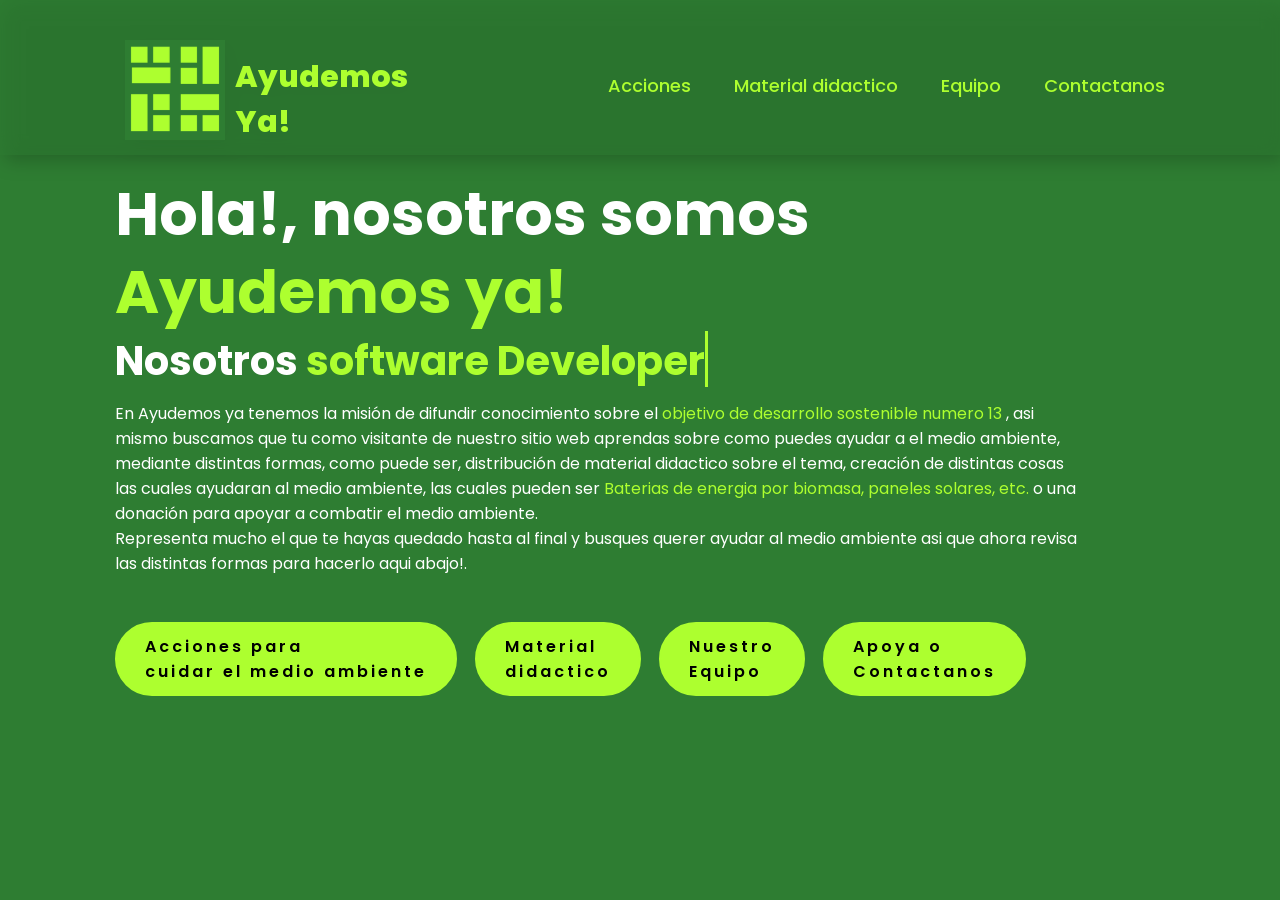
<file: index.html>
<!DOCTYPE html>
<html lang="en">
  <head>
    <meta charset="UTF-8" />
    <meta name="viewport" content="width=device-width, initial-scale=1.0" />
    <link rel="stylesheet" href="Archivos.css/index.css" />
    <title>Ayudemos Ya!</title>
  </head>
  <body>
    <header>
      <a href="index.html" class="logo"><img src="Imagenes/logoo.png" alt=""><br>Ayudemos<br>Ya! </a>

      <nav>
        <br>
        <a href="acciones.html">Acciones</a>
        <a href="material.html">Material didactico</a>
        <a href="equipo.html">Equipo</a>
        <a href="mas.html">Contactanos</a>
      </nav>
    </header>
    <section class="home">
      <div class="home-content">
        <h1>Hola!, nosotros somos <span> Ayudemos ya!</span></h1>
        <h3 class="typing-text">Nosotros <span></span></h3>
        <p>
          En Ayudemos ya tenemos la misión de difundir conocimiento sobre el <span>objetivo de desarrollo sostenible numero 13 </span> , asi mismo buscamos que tu como visitante de nuestro sitio web aprendas sobre como puedes ayudar a el medio ambiente, mediante distintas formas, como puede ser, distribución de material didactico sobre el tema, creación de distintas cosas las cuales ayudaran al medio ambiente, las cuales pueden ser <span>Baterias de energia por biomasa, paneles solares, etc.</span> o una donación para apoyar a combatir el medio ambiente. <br>Representa mucho el que te hayas quedado hasta al final y busques querer ayudar al medio ambiente asi que ahora revisa las distintas formas para hacerlo aqui abajo!.
        </p>
        
        <!--
        <div class="social-icons">
          <a href="#"><i class="fa-brands fa-linkedin"></i></a>
          <a href="#"><i class="fa-brands fa-github"></i></a>
          <a href="#"><i class="fa-brands fa-x-twitter"></i></a>
          <a href="#"><i class="fa-brands fa-instagram"></i></a>-->
          <br>
          <a href="acciones.html" class="btn">Acciones para  <br>cuidar el medio ambiente</a>
          <a href="material.html" class="btn">Material <br>didactico</a>
          <a href="equipo.html" class="btn">Nuestro <br>Equipo</a>
          <a href="mas.html" class="btn">Apoya o <br>Contactanos</a>
        </div>
        <h1></h1>
      </div>
    </section>

  </body>
</html>
</file>
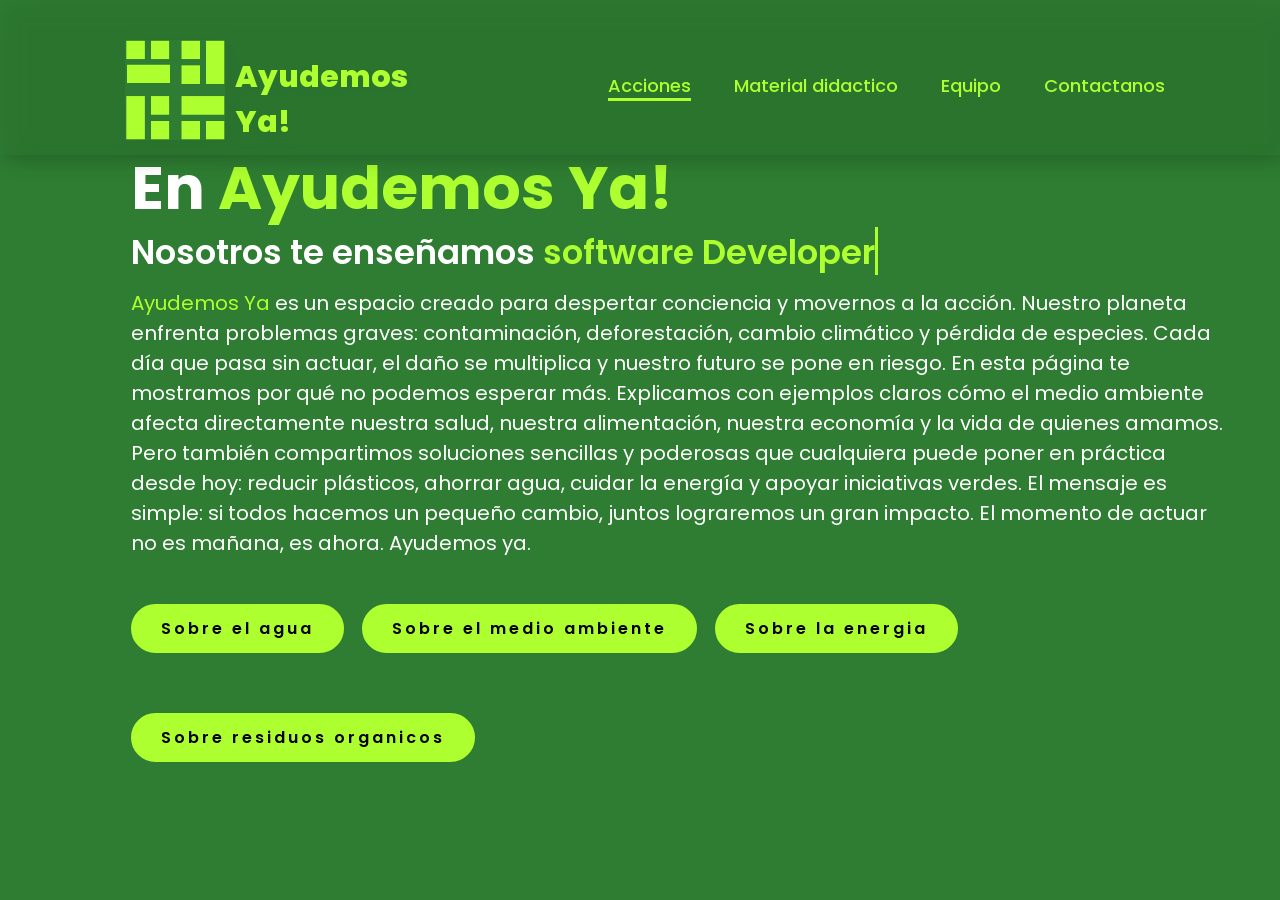
<file: acciones.html>
<!DOCTYPE html>
<html lang="en">
  <head>
    <meta charset="UTF-8" />
    <meta name="viewport" content="width=device-width, initial-scale=1.0" />
    <link rel="stylesheet" href="Archivos.css/acciones.css" />
    <title>Acciones que puedes hacer ya!</title>
  </head>
  <body>
    <header>
      <a href="index.html" class="logo"><img src="Imagenes/logos/logoPrinc.png" alt=""><br>Ayudemos<br>Ya! </a>

      <nav>
        <br>
        <a href="acciones.html" class="active">Acciones</a>
        <a href="material.html">Material didactico</a>
        <a href="equipo.html">Equipo</a>
        <a href="mas.html">Contactanos</a>
      </nav>
    </header>
    <section class="home">
      <div class="home-img"></div>
      <div class="home-content">
        <h1>En <span>Ayudemos Ya!</span></h1>
        <h3 class="typing-text">Nosotros te enseñamos <span></span></h3>
          <p><span>Ayudemos Ya </span>es un espacio creado para despertar conciencia y movernos a la acción. Nuestro planeta enfrenta problemas graves: contaminación, deforestación, cambio climático y pérdida de especies. Cada día que pasa sin actuar, el daño se multiplica y nuestro futuro se pone en riesgo.
          En esta página te mostramos por qué no podemos esperar más. Explicamos con ejemplos claros cómo el medio ambiente afecta directamente nuestra salud, nuestra alimentación, nuestra economía y la vida de quienes amamos. Pero también compartimos soluciones sencillas y poderosas que cualquiera puede poner en práctica desde hoy: reducir plásticos, ahorrar agua, cuidar la energía y apoyar iniciativas verdes.
          El mensaje es simple: si todos hacemos un pequeño cambio, juntos lograremos un gran impacto. El momento de actuar no es mañana, es ahora. Ayudemos ya.</p>
          <br>
          <a href="Agua.html" class="btn">Sobre el agua</a>
          <a href="medioambiente.html" class="btn">Sobre el medio ambiente</a>
          <a href="energia.html" class="btn">Sobre la energia</a>
          <a href="residuos.html" class="btn">Sobre residuos organicos</a>
        </div>
      </div>
    </section>
  </body>
</html>
</file>
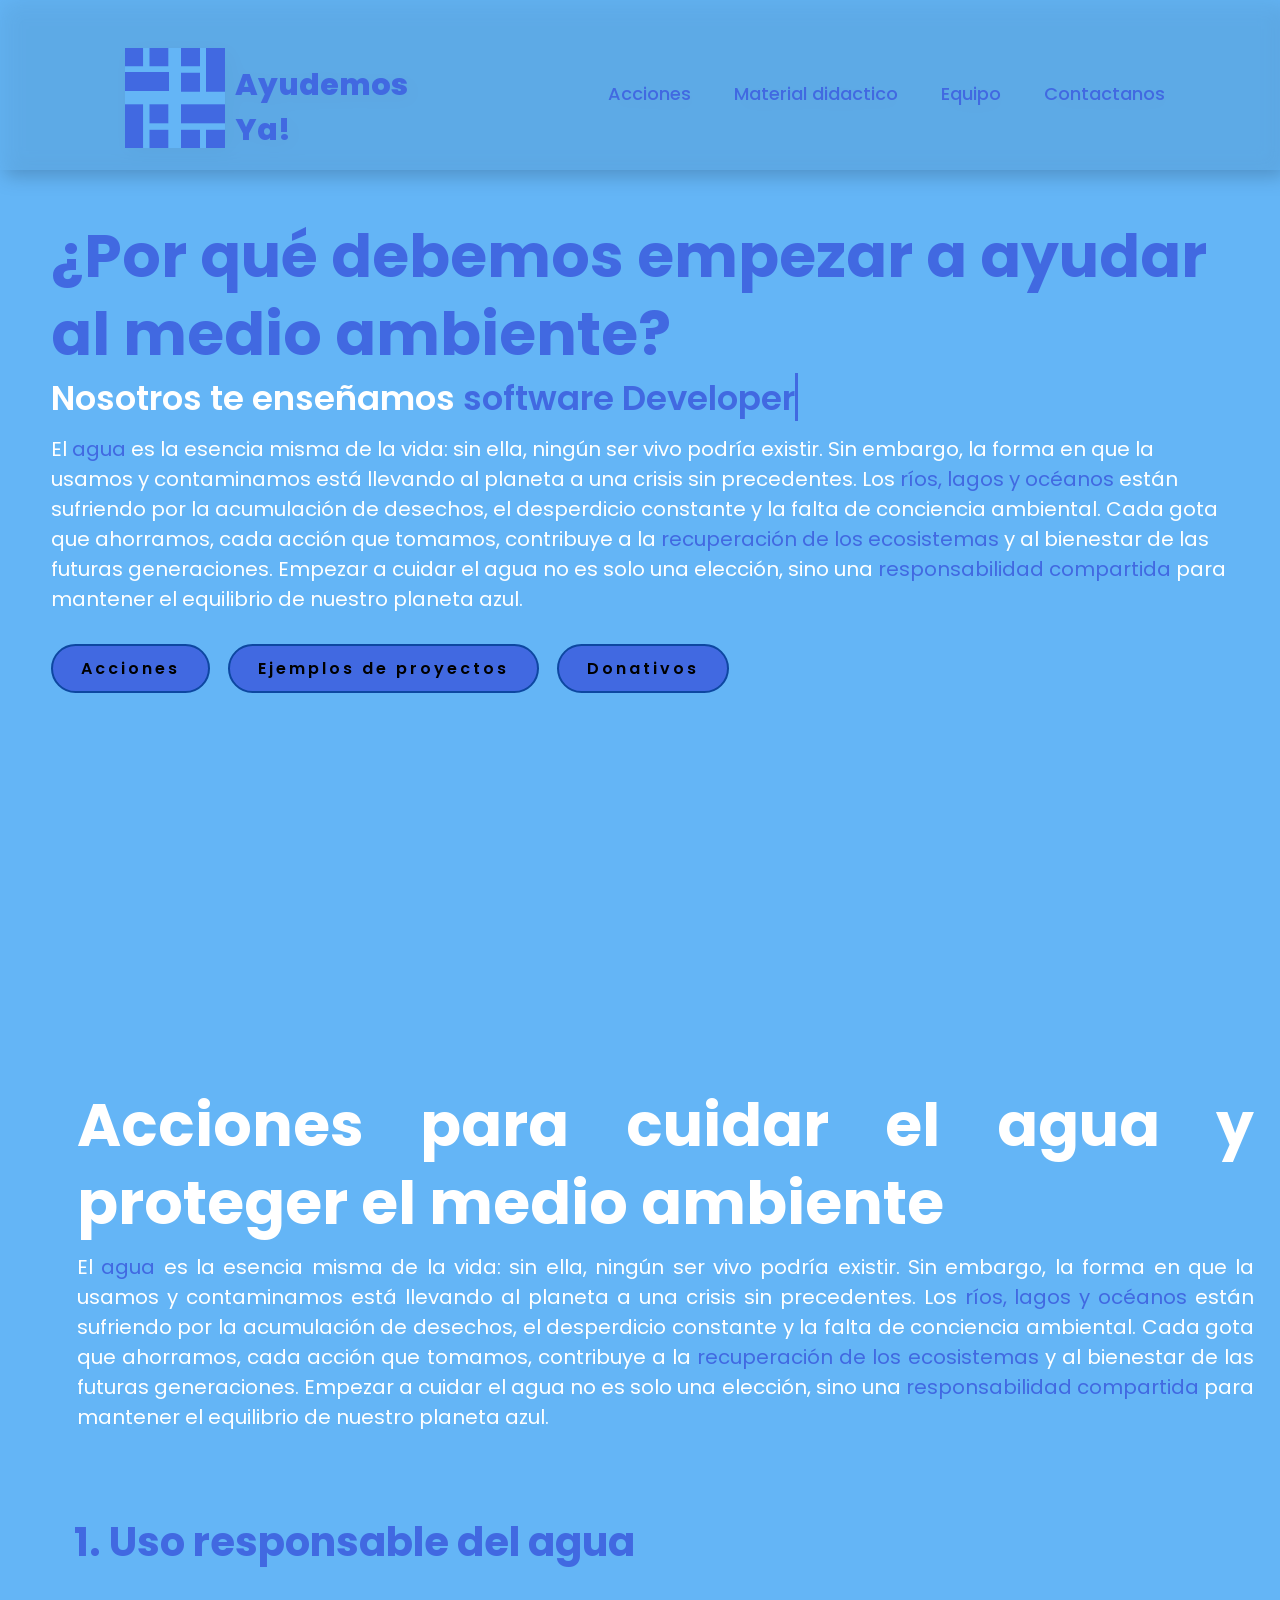
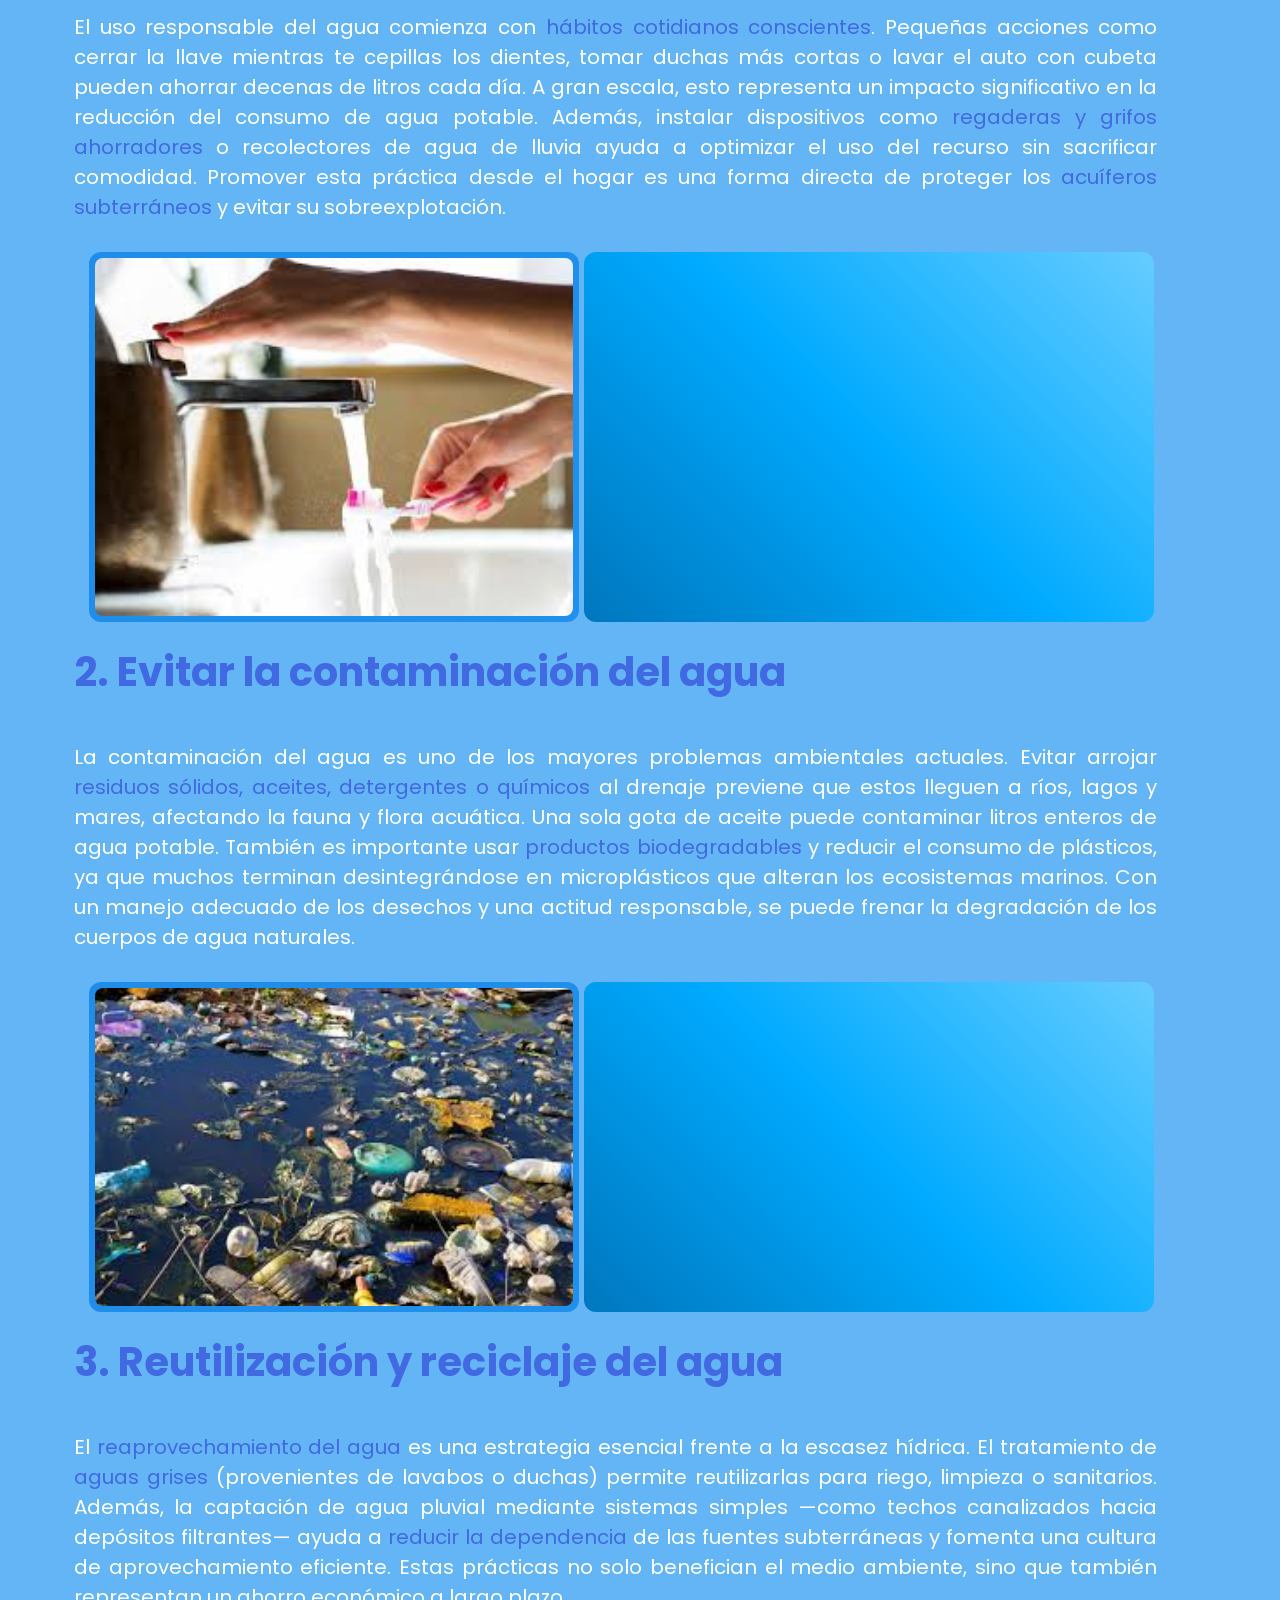
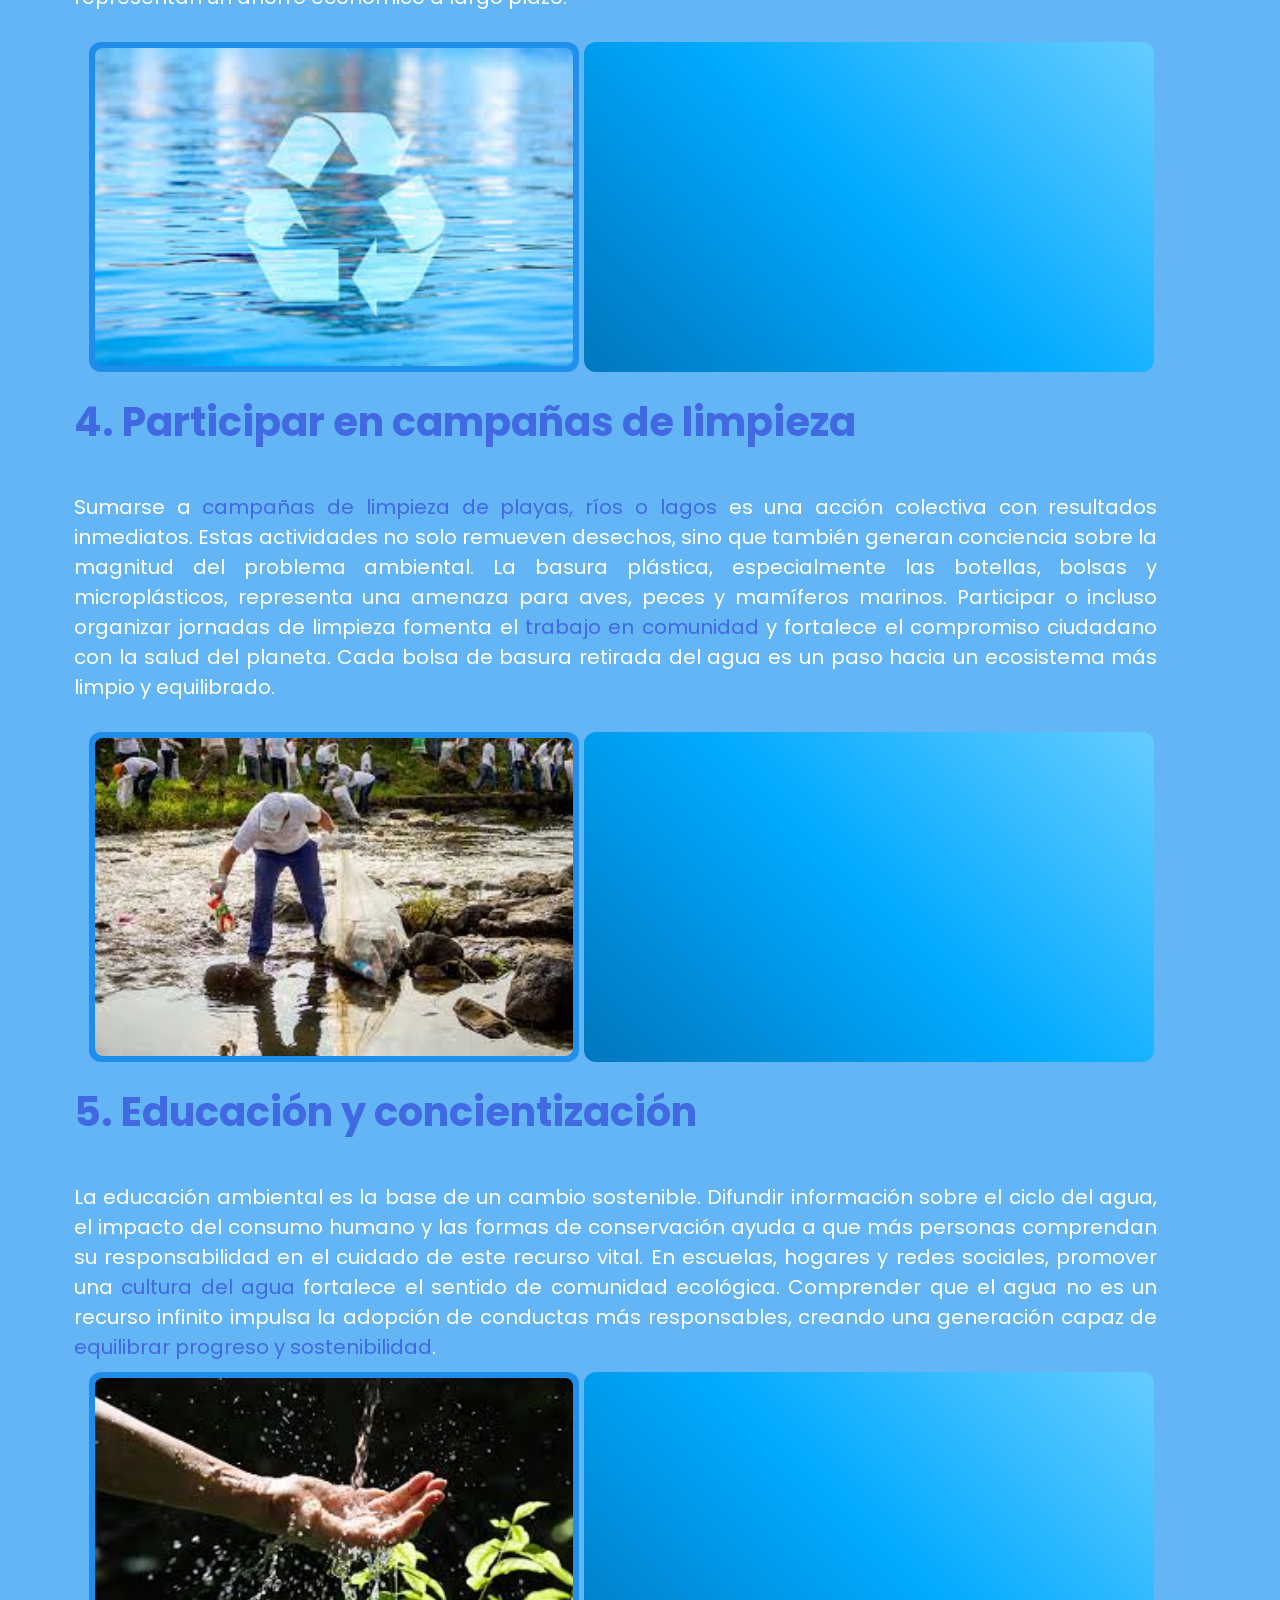
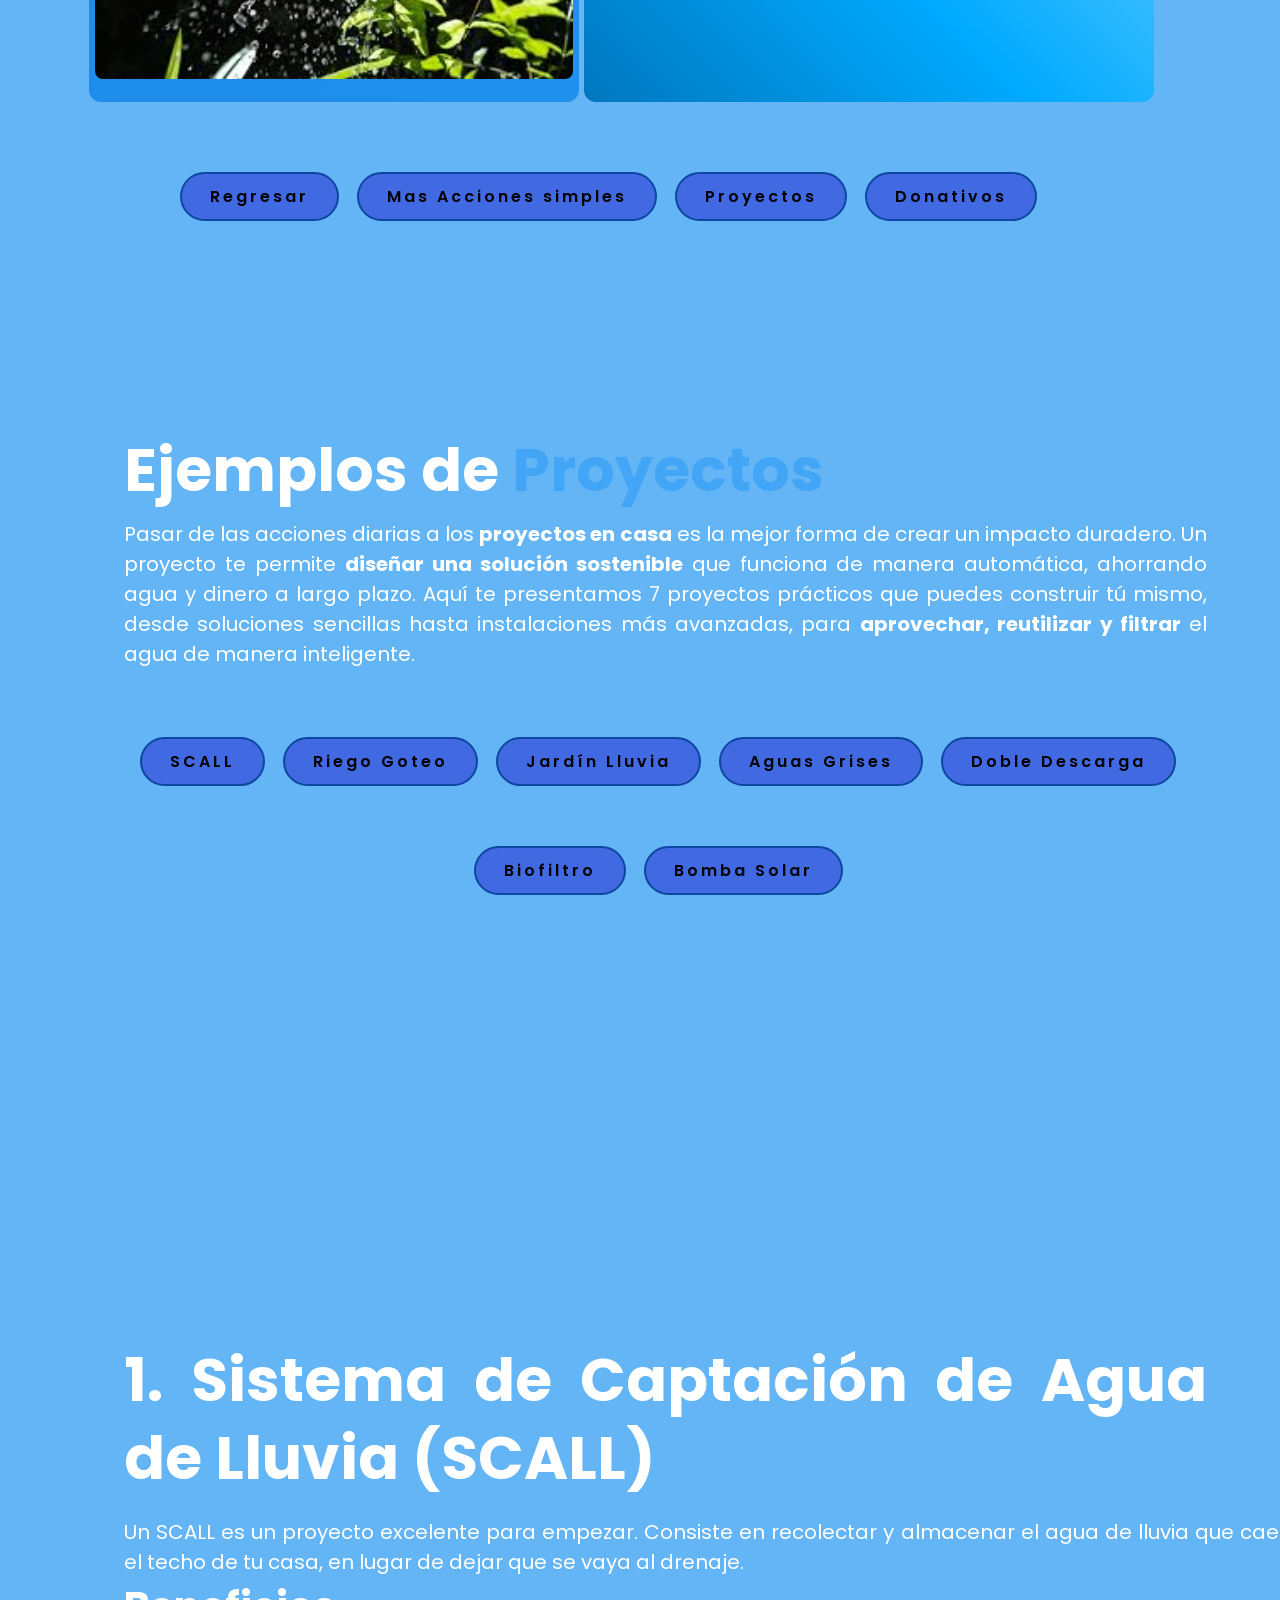
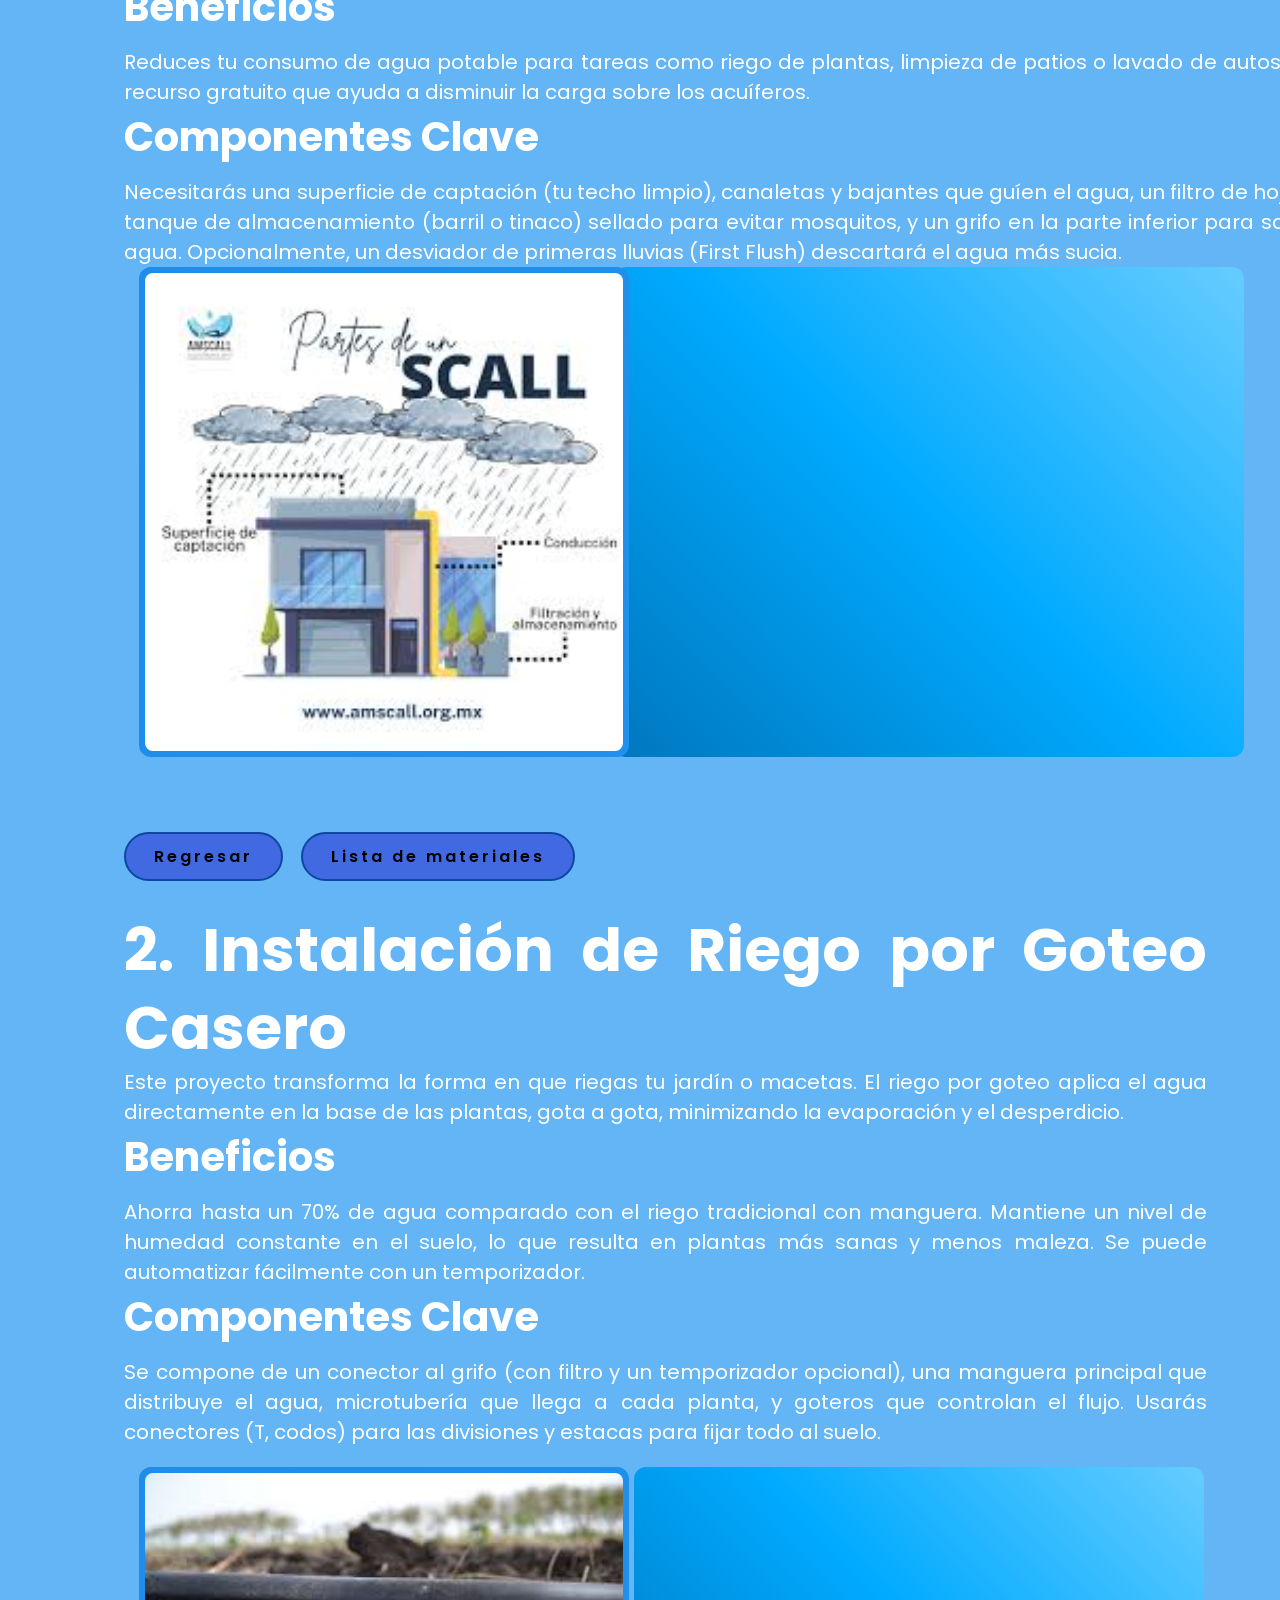
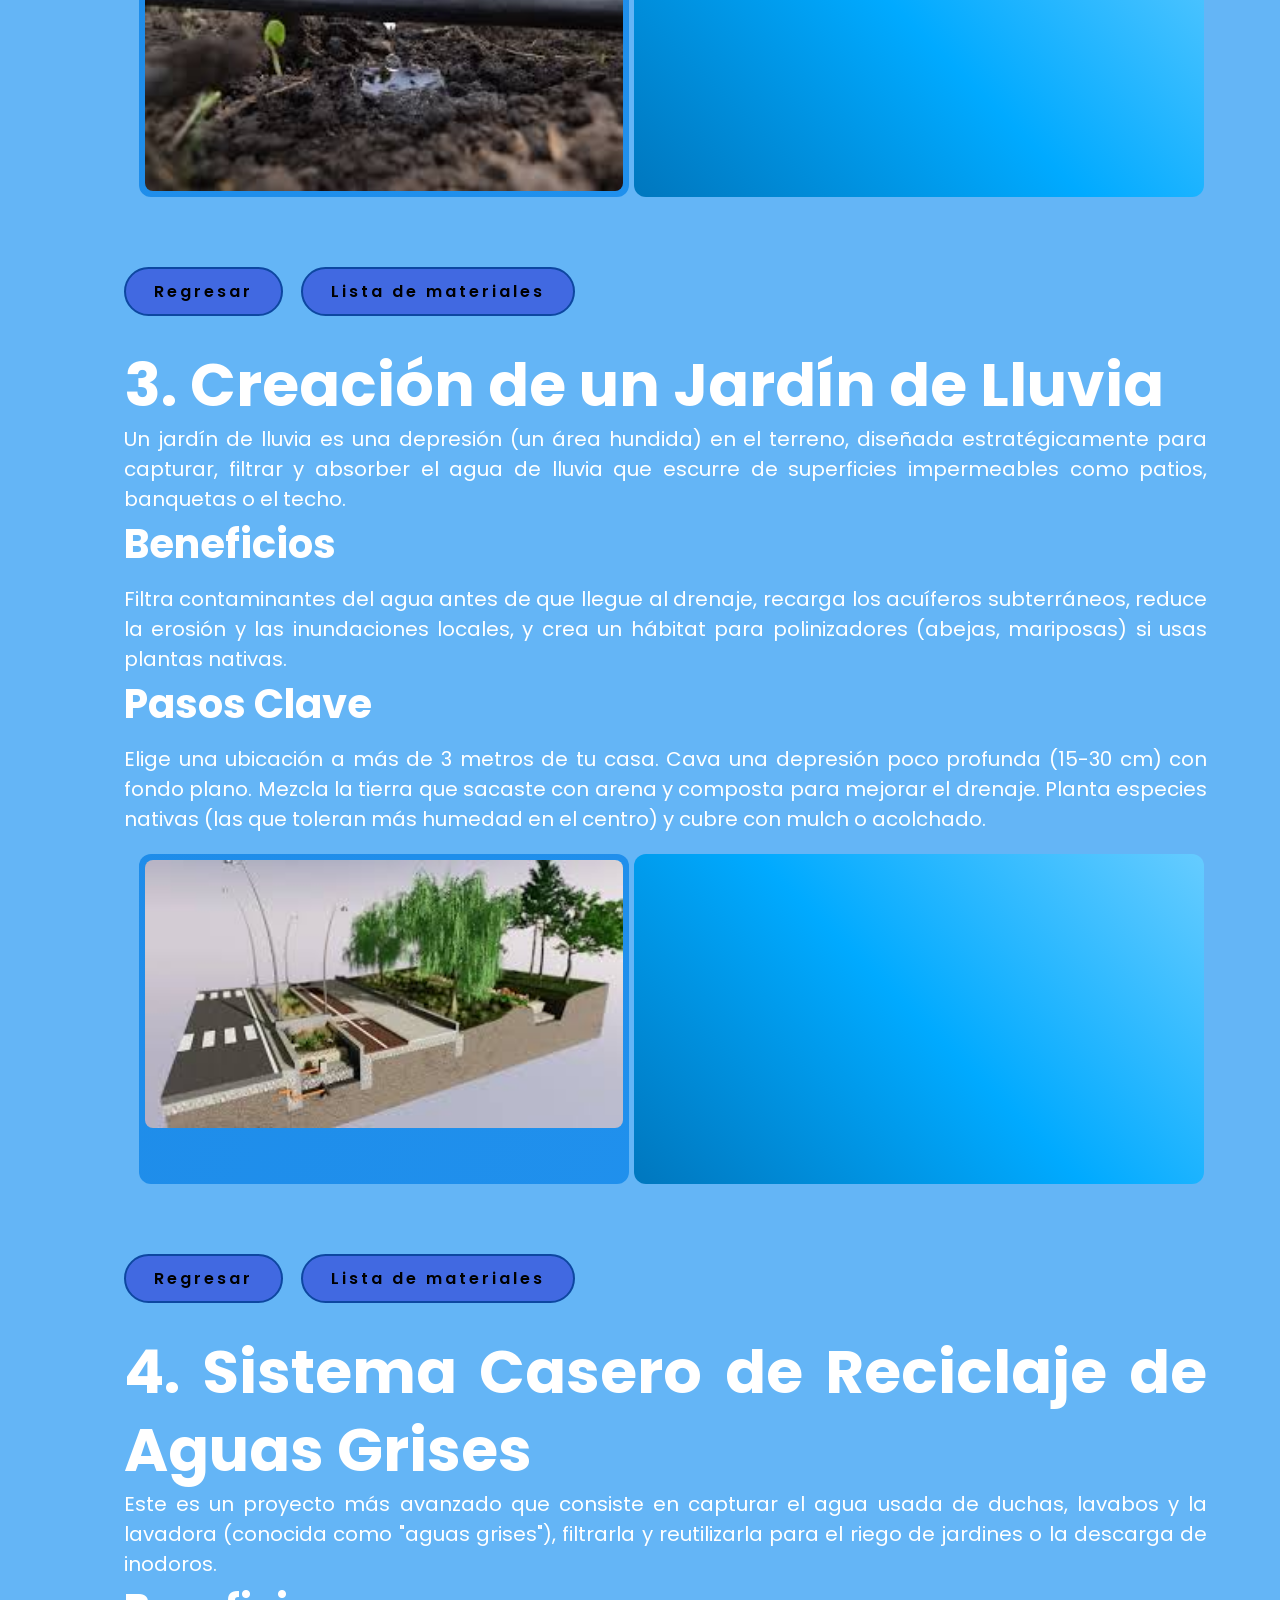
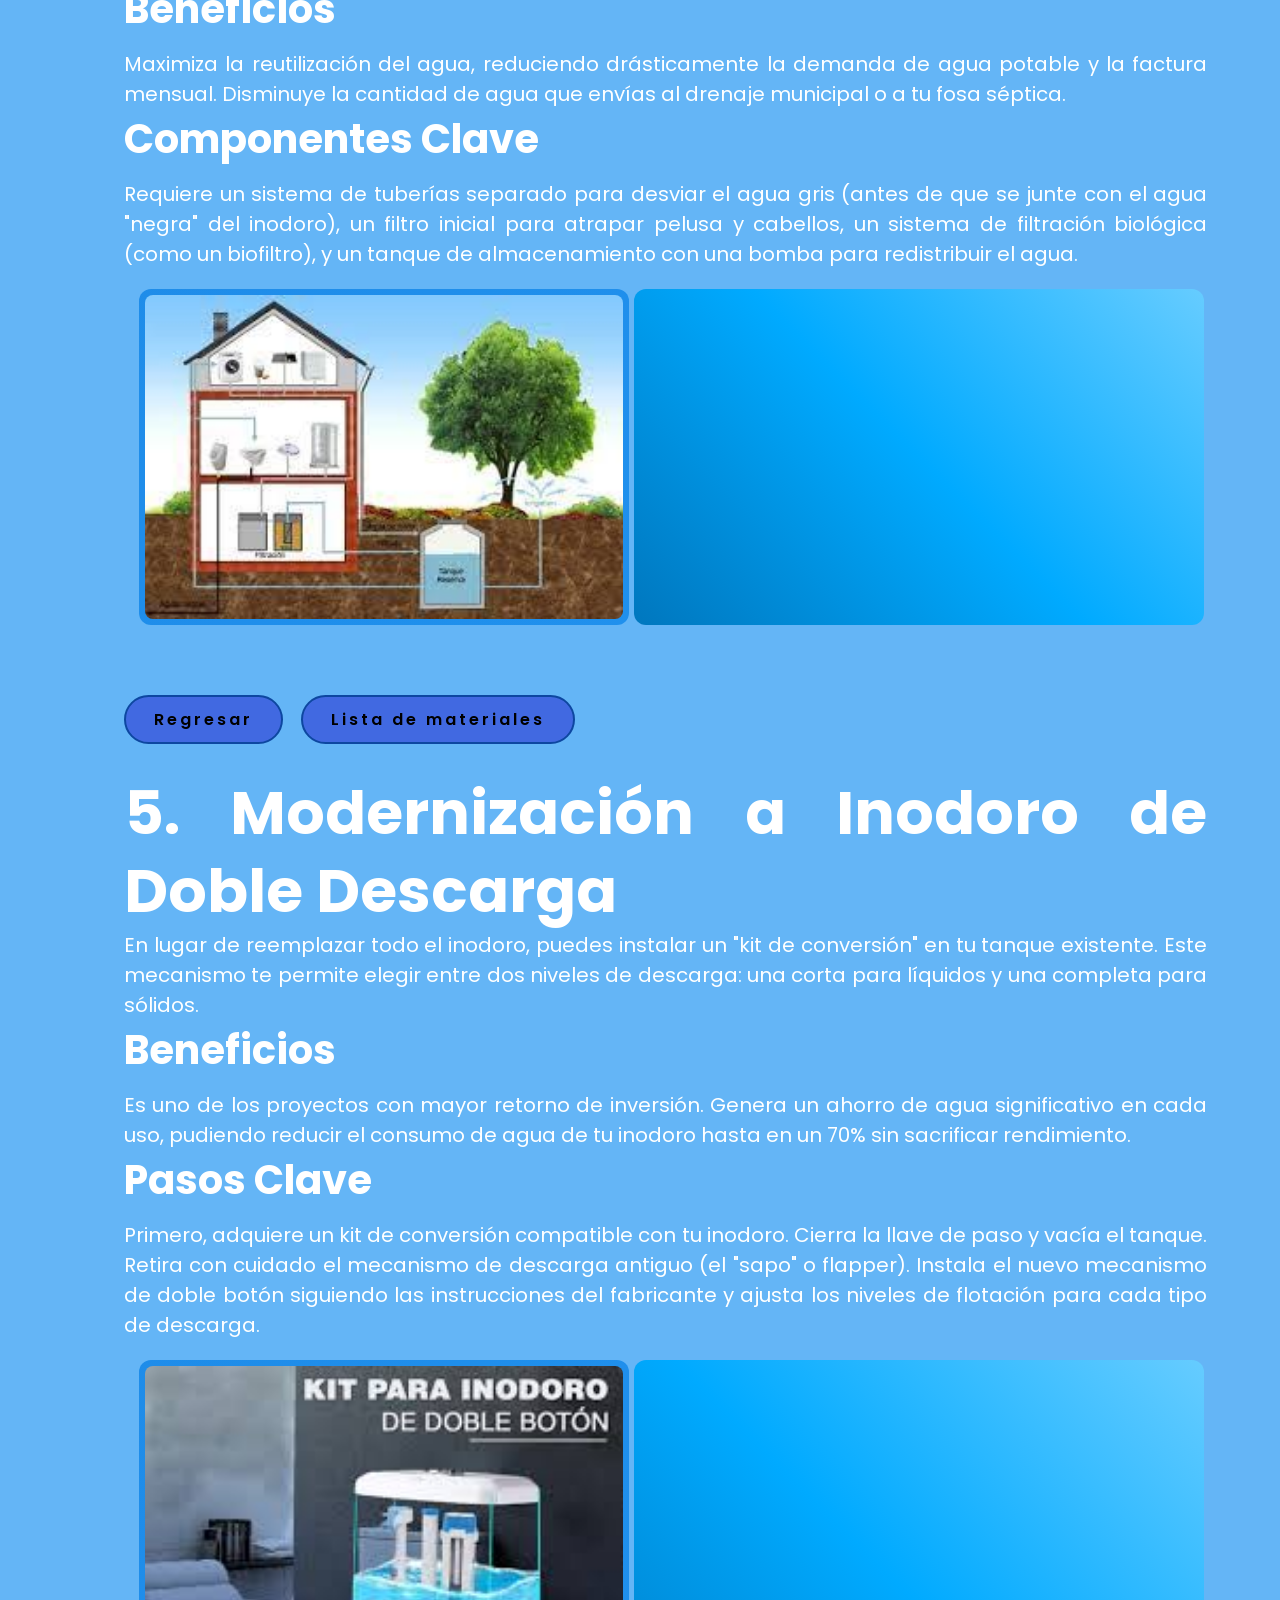
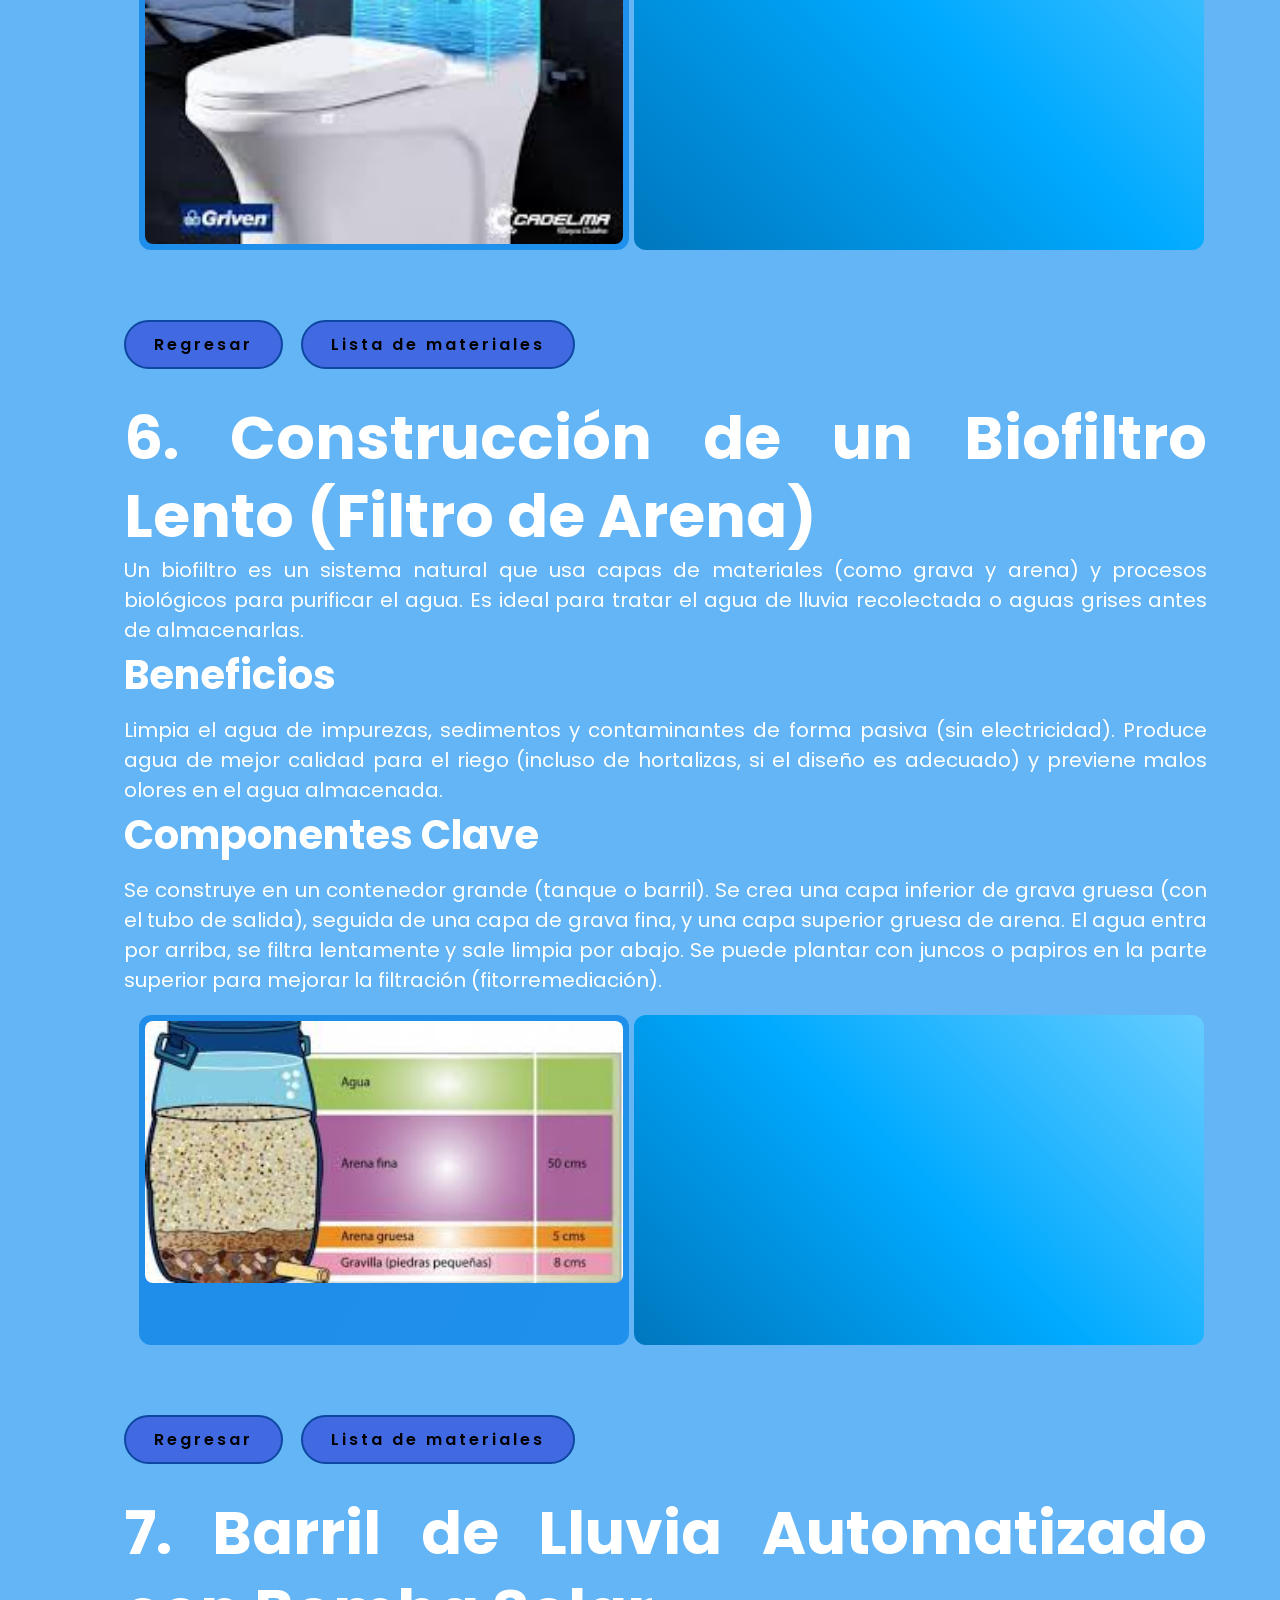
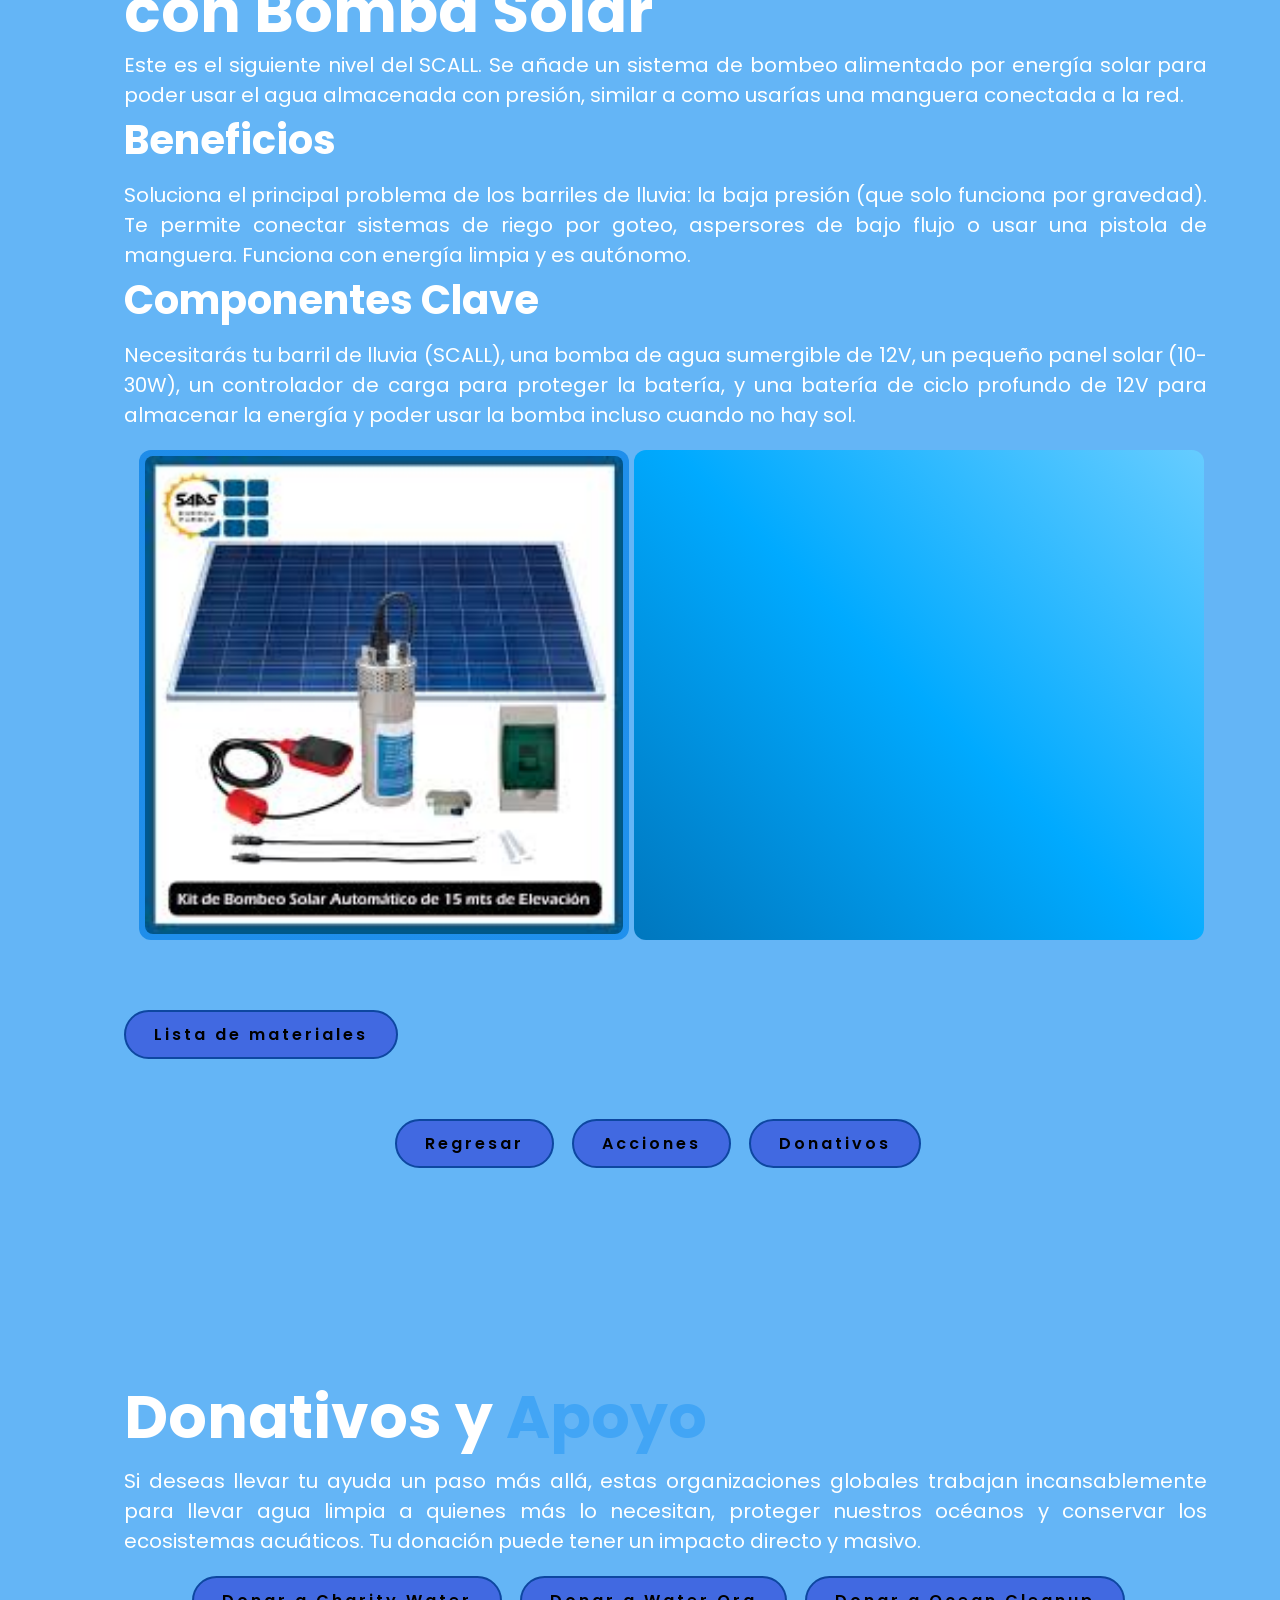
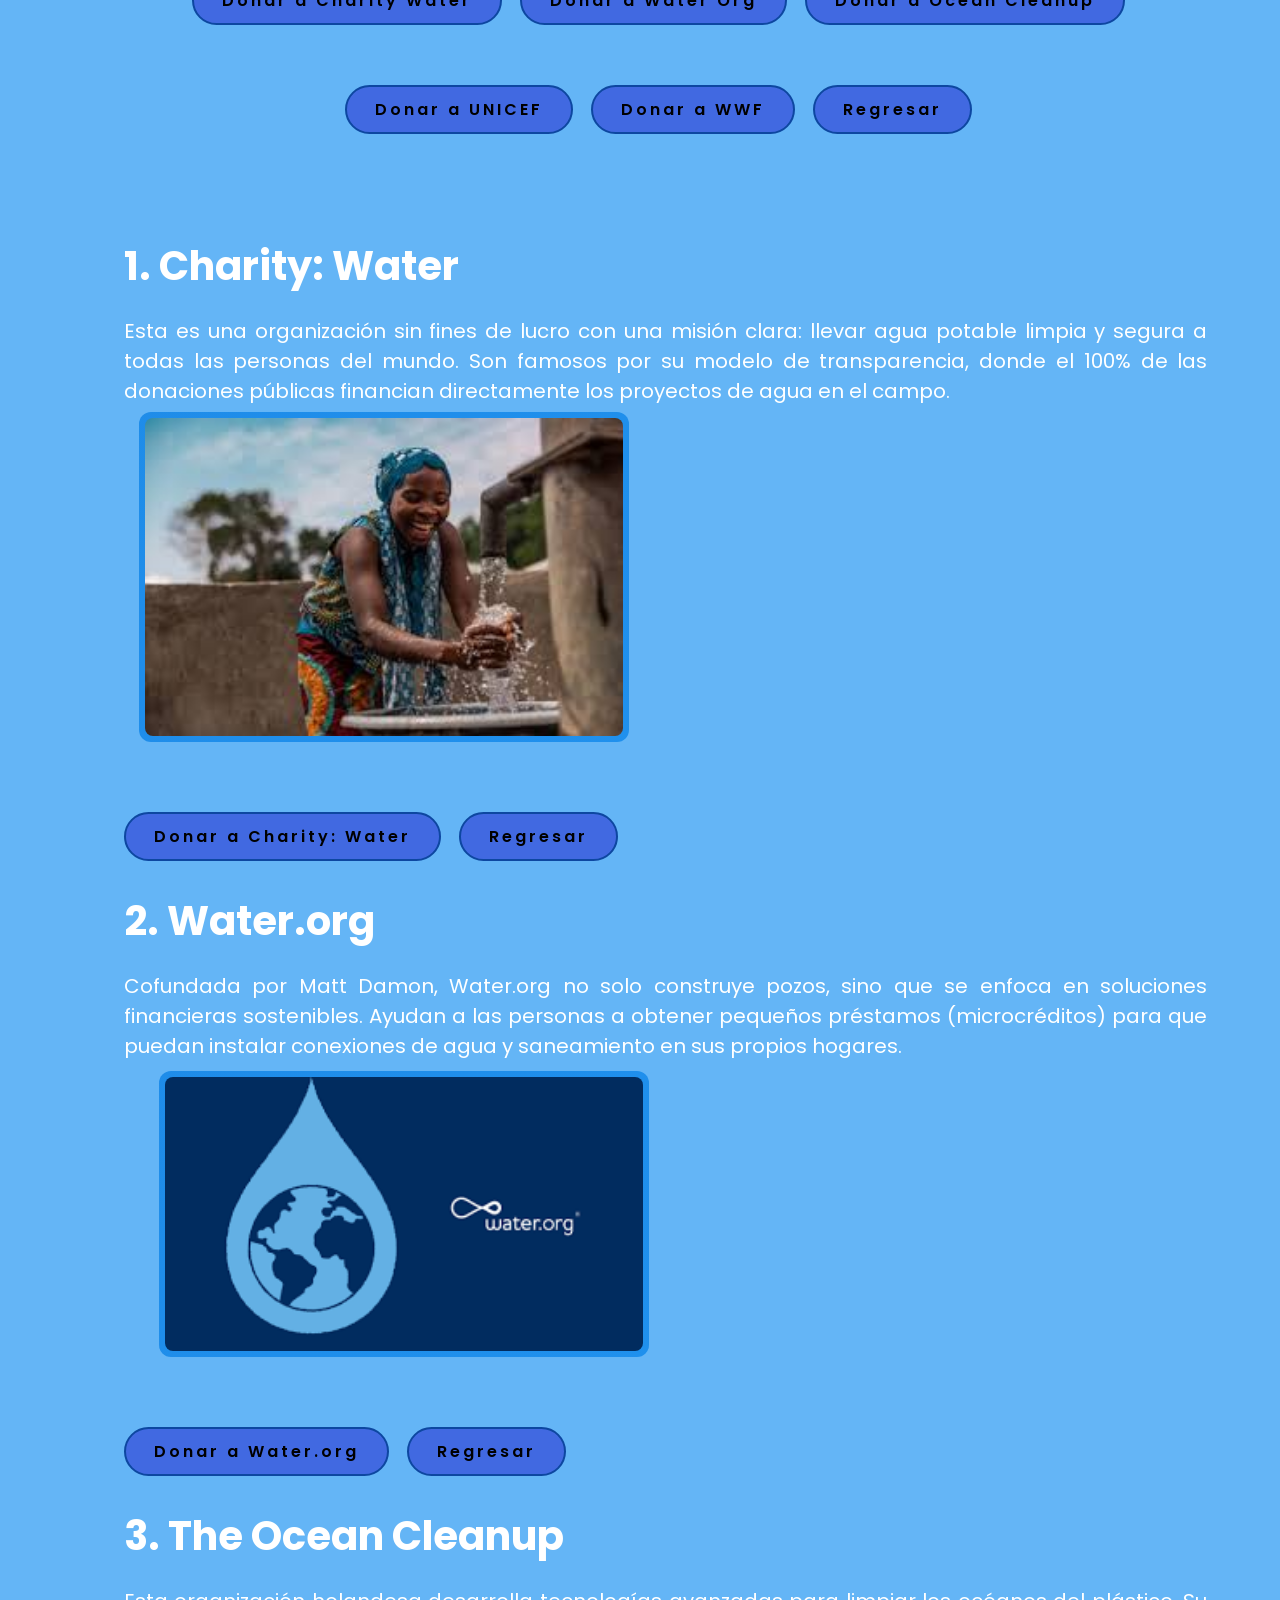
<file: Agua.html>
<!DOCTYPE html>
<html lang="en">
  <head>
    <meta charset="UTF-8" />
    <meta name="viewport" content="width=device-width, initial-scale=1.0" />
    <link rel="stylesheet" href="Archivos.css/agua.css" />
    <title>Acciones hacia el agua</title>
  </head>
  <body>
    <header>
      <a href="index.html" class="logo"><img src="Imagenes/logos/agualogo.png" alt=""><br>Ayudemos<br>Ya! </a>

      <nav>
        <br>
        <a href="acciones.html">Acciones</a>
        <a href="material.html">Material didactico</a>
        <a href="equipo.html">Equipo</a>
        <a href="mas.html">Contactanos</a>
      </nav>
    </header>
    <section class="home" id="home">
      <div class="home-content">
        <h1><span>¿Por qué debemos empezar a ayudar al medio ambiente?</span></h1>
        <h3 class="typing-text">Nosotros te enseñamos <span></span></h3>
        <p>

            El <span>agua</span> es la esencia misma de la vida: sin ella, ningún ser vivo podría existir.  
              Sin embargo, la forma en que la usamos y contaminamos está llevando al planeta a una crisis sin precedentes.  
              Los <span>ríos, lagos y océanos</span> están sufriendo por la acumulación de desechos, el desperdicio constante y la falta de conciencia ambiental.  
              Cada gota que ahorramos, cada acción que tomamos, contribuye a la <span>recuperación de los ecosistemas</span> y al bienestar de las futuras generaciones.  
              Empezar a cuidar el agua no es solo una elección, sino una <span>responsabilidad compartida</span> para mantener el equilibrio de nuestro planeta azul.
        </p>
          <a href="#agua" class="btn">Acciones</a>
          <a href="#proyectos" class="btn">Ejemplos de proyectos</a>
          <a href="#donativos" class="btn">Donativos</a> </div>
      </div>
    </section>
    <section id="agua" class="agua">
      
      <br><br><br><br><br><br>
      <h1>Acciones para cuidar el agua y proteger el medio ambiente</h1>
      <div class="home-content">
        <p>
          El <span>agua</span> es la esencia misma de la vida: sin ella, ningún ser vivo podría existir.  
          Sin embargo, la forma en que la usamos y contaminamos está llevando al planeta a una crisis sin precedentes.  
          Los <span>ríos, lagos y océanos</span> están sufriendo por la acumulación de desechos, el desperdicio constante y la falta de conciencia ambiental.  
          Cada gota que ahorramos, cada acción que tomamos, contribuye a la <span>recuperación de los ecosistemas</span> y al bienestar de las futuras generaciones.  
          Empezar a cuidar el agua no es solo una elección, sino una <span>responsabilidad compartida</span> para mantener el equilibrio de nuestro planeta azul.
        </p>
        
        
      </div>

      <!-- 1. Uso responsable del agua -->
      <section id="acciones">
        <!-- 1. Uso responsable del agua -->
        <div class="accion">
          <div class="contenido">
            <h3>1. Uso responsable del agua</h3>
            <div class="text">
              <p>
                El uso responsable del agua comienza con <span>hábitos cotidianos conscientes</span>. 
                Pequeñas acciones como cerrar la llave mientras te cepillas los dientes, tomar duchas más cortas o lavar el auto con cubeta 
                pueden ahorrar decenas de litros cada día.  
                A gran escala, esto representa un impacto significativo en la reducción del consumo de agua potable.  
                Además, instalar dispositivos como <span>regaderas y grifos ahorradores</span> o recolectores de agua de lluvia 
                ayuda a optimizar el uso del recurso sin sacrificar comodidad.  
                Promover esta práctica desde el hogar es una forma directa de proteger los <span>acuíferos subterráneos</span> y evitar su sobreexplotación.
              </p>
            </div>
          </div>
        </div>

        <!-- 2. Evitar la contaminación del agua -->
        <div class="accion">
          <div class="imagen-border">
            <img src="Imagenes/agua/usoafguadiientes.jpeg" alt="Evitar la contaminación del agua">
          </div>
          <div style="padding: 5px; background: linear-gradient(45deg, #0077be, #00aaff, #66ccff); border-radius: 12px; display: inline-block;">
            <iframe width="560" height="105" src="https://www.youtube.com/embed/V5jd2oR_qIQ?si=YN_TxvhnDPtLWsZp" title="YouTube video player" frameborder="0" allow="accelerometer; autoplay; clipboard-write; encrypted-media; gyroscope; picture-in-picture; web-share" referrerpolicy="strict-origin-when-cross-origin" allowfullscreen></iframe>
          </div>
          <div class="contenido">
            <h3>2. Evitar la contaminación del agua</h3>
            <div class="text">
              <p>
                La contaminación del agua es uno de los mayores problemas ambientales actuales. 
                Evitar arrojar <span>residuos sólidos, aceites, detergentes o químicos</span> al drenaje previene 
                que estos lleguen a ríos, lagos y mares, afectando la fauna y flora acuática.  
                Una sola gota de aceite puede contaminar litros enteros de agua potable.  
                También es importante usar <span>productos biodegradables</span> y reducir el consumo de plásticos, 
                ya que muchos terminan desintegrándose en microplásticos que alteran los ecosistemas marinos.  
                Con un manejo adecuado de los desechos y una actitud responsable, se puede frenar la degradación de los cuerpos de agua naturales.
              </p>
            </div>
          </div>
        </div>

        <!-- 3. Reutilización y reciclaje del agua -->
        <div class="accion">
          <div class="imagen-border">
            <img src="Imagenes/contaminacion.jpeg" alt="Reutilización del agua">
            
          </div>
          <div style="padding: 5px; background: linear-gradient(45deg, #0077be, #00aaff, #66ccff); border-radius: 12px; display: inline-block;">
          <iframe width="560" height="315" src="https://www.youtube.com/embed/IMxOYSUSLmU?si=iILkM4AaqWA2dCKh" title="YouTube video player" frameborder="0" allow="accelerometer; autoplay; clipboard-write; encrypted-media; gyroscope; picture-in-picture; web-share" referrerpolicy="strict-origin-when-cross-origin" allowfullscreen></iframe>
          </div>
          <div class="contenido">
            <h3>3. Reutilización y reciclaje del agua</h3>
            <div class="text">
              <p>
                El <span>reaprovechamiento del agua</span> es una estrategia esencial frente a la escasez hídrica.  
                El tratamiento de <span>aguas grises</span> (provenientes de lavabos o duchas) permite reutilizarlas para riego, limpieza o sanitarios.  
                Además, la captación de agua pluvial mediante sistemas simples —como techos canalizados hacia depósitos filtrantes— 
                ayuda a <span>reducir la dependencia</span> de las fuentes subterráneas y fomenta una cultura de aprovechamiento eficiente.  
                Estas prácticas no solo benefician el medio ambiente, sino que también representan un ahorro económico a largo plazo.
              </p>
            </div>
          </div>
        </div>

        <!-- 4. Apoyo a campañas de limpieza -->
        <div class="accion">
          <div class="imagen-border">
            <img src="Imagenes/reuagua.jpeg" alt="Campañas de limpieza de ríos y playas">
          </div>
          <div style="padding: 5px; background: linear-gradient(45deg, #0077be, #00aaff, #66ccff); border-radius: 12px; display: inline-block;">
            <iframe width="560" height="315" src="https://www.youtube.com/embed/QY060Tod3Ao?si=VFIlEPVHB0LYI_ss" title="YouTube video player" frameborder="0" allow="accelerometer; autoplay; clipboard-write; encrypted-media; gyroscope; picture-in-picture; web-share" referrerpolicy="strict-origin-when-cross-origin" allowfullscreen></iframe>
          </div>
          <div class="contenido">
            <h3>4. Participar en campañas de limpieza</h3>
            <div class="text">
              <p>
                Sumarse a <span>campañas de limpieza de playas, ríos o lagos</span> es una acción colectiva con resultados inmediatos.  
                Estas actividades no solo remueven desechos, sino que también generan conciencia sobre la magnitud del problema ambiental.  
                La basura plástica, especialmente las botellas, bolsas y microplásticos, representa una amenaza para aves, peces y mamíferos marinos.  
                Participar o incluso organizar jornadas de limpieza fomenta el <span>trabajo en comunidad</span> y fortalece el compromiso ciudadano 
                con la salud del planeta.  
                Cada bolsa de basura retirada del agua es un paso hacia un ecosistema más limpio y equilibrado.
              </p>
            </div>
          </div>
        </div>

        <!-- 5. Educación y concientización -->
        <div class="accion">
          <div class="imagen-border">
            <img src="Imagenes/camagua.jpeg" alt="Educación ambiental sobre el agua">
          </div>
          <div style="padding: 5px; background: linear-gradient(45deg, #0077be, #00aaff, #66ccff); border-radius: 12px; display: inline-block;">
          <iframe width="560" height="315" src="https://www.youtube.com/embed/RaP42aDZEto?si=4upBh6okUAaHr6Ac" title="YouTube video player" frameborder="0" allow="accelerometer; autoplay; clipboard-write; encrypted-media; gyroscope; picture-in-picture; web-share" referrerpolicy="strict-origin-when-cross-origin" allowfullscreen></iframe>
          </div>
          <div class="contenido">
            <h3>5. Educación y concientización</h3>
            <div class="text">
              <p>
                La educación ambiental es la base de un cambio sostenible.  
                Difundir información sobre el ciclo del agua, el impacto del consumo humano y las formas de conservación 
                ayuda a que más personas comprendan su responsabilidad en el cuidado de este recurso vital.  
                En escuelas, hogares y redes sociales, promover una <span>cultura del agua</span> fortalece el sentido de comunidad ecológica.  
                Comprender que el agua no es un recurso infinito impulsa la adopción de conductas más responsables, 
                creando una generación capaz de <span>equilibrar progreso y sostenibilidad</span>.
              </p>
            </div>
          </div>
          <div class="imagen-border">
            <img src="Imagenes/eduagua.jpeg" alt="Educación ambiental sobre el agua">
          </div>
          <div style="padding: 5px; background: linear-gradient(45deg, #0077be, #00aaff, #66ccff); border-radius: 12px; display: inline-block;">
          <iframe width="560" height="315" src="https://www.youtube.com/embed/_zIAMpR6HqA?si=dhRCgqEp2dqI3I-z" title="YouTube video player" frameborder="0" allow="accelerometer; autoplay; clipboard-write; encrypted-media; gyroscope; picture-in-picture; web-share" referrerpolicy="strict-origin-when-cross-origin" allowfullscreen></iframe>
          </div>

        </div>
        <div class="project-nav">

          <a href="#home" class="btn">Regresar</a> 
          <a href="https://www.fundacionaquae.org/consejos-para-cuidar-del-agua/" class="btn">Mas Acciones simples</a> 
          <a href="#home" class="btn">Proyectos</a> 
          <a href="#home" class="btn">Donativos</a> 
        </div>
    </section>
      <section id="proyectos" class="proyectos">
      <h1>Ejemplos de <span style="color: #42A5F5;">Proyectos</span></h1>
      <div class="home-content">
        <p>
          Pasar de las acciones diarias a los <b>proyectos en casa</b> es la mejor forma de crear un impacto duradero. 
          Un proyecto te permite <b>diseñar una solución sostenible</b> que funciona de manera automática, ahorrando agua y dinero a largo plazo.
          Aquí te presentamos 7 proyectos prácticos que puedes construir tú mismo, desde soluciones sencillas hasta instalaciones más avanzadas,
          para <b>aprovechar, reutilizar y filtrar</b> el agua de manera inteligente.
        </p>

      </div>
      <br><br><br>

      <div class="accion" id="1">
        <!-- <div class="image-border">
          <img src="Imagenes/agua/proyectos.jpeg" alt="Sistema de captación de agua de lluvia con un barril">
        </div> -->
        <div class="project-nav">
        <a href="#1" class="btn">SCALL</a>
        <a href="#2" class="btn">Riego Goteo</a>
        <a href="#3" class="btn">Jardín Lluvia</a>
        <a href="#4" class="btn">Aguas Grises</a>
        <a href="#5" class="btn">Doble Descarga</a>
        <a href="#6" class="btn">Biofiltro</a>
        <a href="#7" class="btn">Bomba Solar</a>
        </div>

        <br><br><br><br><br><br><br><br><br><br><br><br><br><br><br><br><br><br><br><br><br>
        <div id="1"> </div>
          <h1>1. Sistema de Captación de Agua de Lluvia (SCALL)</h3>
          <div>
            <p>
              Un SCALL es un proyecto excelente para empezar. Consiste en recolectar y almacenar el agua de lluvia que cae sobre el techo de tu casa, en lugar de dejar que se vaya al drenaje.
            </p>
            <h3>Beneficios</h3>
            <p>
              Reduces tu consumo de agua potable para tareas como riego de plantas, limpieza de patios o lavado de autos. Es un recurso gratuito que ayuda a disminuir la carga sobre los acuíferos.
            </p>
            <h3>Componentes Clave</h3>
            <p>
              Necesitarás una superficie de captación (tu techo limpio), canaletas y bajantes que guíen el agua, un filtro de hojas, un tanque de almacenamiento (barril o tinaco) sellado para evitar mosquitos, y un grifo en la parte inferior para sacar el agua. Opcionalmente, un desviador de primeras lluvias (First Flush) descartará el agua más sucia.
            </p>
            <div class="imagenes">

                <div class="imagen-border">
                    <img src="Imagenes/agua/scall.jpeg" alt="Educación ambiental sobre el agua">
                </div>
                <div style="padding: 5px; background: linear-gradient(45deg, #0077be, #00aaff, #66ccff); border-radius: 12px; display: inline-block;">
                <iframe width="620" height="455" src="https://www.youtube.com/embed/DxT9H_Ulo7Q?si=q74PVRw9ECxIp5ZM" title="YouTube video player" frameborder="0" allow="accelerometer; autoplay; clipboard-write; encrypted-media; gyroscope; picture-in-picture; web-share" referrerpolicy="strict-origin-when-cross-origin" allowfullscreen></iframe>
                </div>
            </div>
        </div>
      </div>
      <a href="#proyectos" class="btn">Regresar</a> 
      <a href="#home" class="btn">Lista de materiales</a> 
      <div class="accion" id="2">
        <div>
          <h1>2. Instalación de Riego por Goteo Casero</h1>
          <div class="text">
            <p>
              Este proyecto transforma la forma en que riegas tu jardín o macetas. El riego por goteo aplica el agua directamente en la base de las plantas, gota a gota, minimizando la evaporación y el desperdicio.
            </p>
            <h3>Beneficios</h3>
            <p>
              Ahorra hasta un 70% de agua comparado con el riego tradicional con manguera. Mantiene un nivel de humedad constante en el suelo, lo que resulta en plantas más sanas y menos maleza. Se puede automatizar fácilmente con un temporizador.
            </p>
            <h3>Componentes Clave</h3>
            <p>
              Se compone de un conector al grifo (con filtro y un temporizador opcional), una manguera principal que distribuye el agua, microtubería que llega a cada planta, y goteros que controlan el flujo. Usarás conectores (T, codos) para las divisiones y estacas para fijar todo al suelo.
            </p>
          </div>
        </div>
        <div class="imagen-border">
          <img src="Imagenes/agua/reigogoteo.jpeg" alt="Esquema de un sistema de reciclaje de aguas grises">
        </div>
        <div style="padding: 5px; background: linear-gradient(45deg, #0077be, #00aaff, #66ccff); border-radius: 12px; display: inline-block;">
          <iframe width="560" height="315" src="https://www.youtube.com/embed/VtmOsdMCEq0?si=4cA_Ly613SzBqQNF" title="YouTube video player" frameborder="0" allow="accelerometer; autoplay; clipboard-write; encrypted-media; gyroscope; picture-in-picture; web-share" referrerpolicy="strict-origin-when-cross-origin" allowfullscreen></iframe></iframe>
        </div>
      </div>
      <a href="#proyectos" class="btn">Regresar</a> 
      <a href="#home" class="btn">Lista de materiales</a> 
      <div class="accion" id="3">
        <div class="#">
          <h1>3. Creación de un Jardín de Lluvia</h3>
          <div class="text">
            <p>
              Un jardín de lluvia es una depresión (un área hundida) en el terreno, diseñada estratégicamente para capturar, filtrar y absorber el agua de lluvia que escurre de superficies impermeables como patios, banquetas o el techo.
            </p>
            <h3>Beneficios</h3>
            <p>
              Filtra contaminantes del agua antes de que llegue al drenaje, recarga los acuíferos subterráneos, reduce la erosión y las inundaciones locales, y crea un hábitat para polinizadores (abejas, mariposas) si usas plantas nativas.
            </p>
            <h3>Pasos Clave</h3>
            <p>
              Elige una ubicación a más de 3 metros de tu casa. Cava una depresión poco profunda (15-30 cm) con fondo plano. Mezcla la tierra que sacaste con arena y composta para mejorar el drenaje. Planta especies nativas (las que toleran más humedad en el centro) y cubre con mulch o acolchado.
            </p>
          </div>
        </div>
            <div class="imagen-border">
                <img src="Imagenes/agua/jardindelluvia.jpeg" alt="Educación ambiental sobre el agua">
                </div>
                <div style="padding: 5px; background: linear-gradient(45deg, #0077be, #00aaff, #66ccff); border-radius: 12px; display: inline-block;">
                <iframe width="560" height="315" src="https://www.youtube.com/embed/Ee-Aif7HL6Y?si=Q1m3RsmxZvnKCATX" title="YouTube video player" frameborder="0" allow="accelerometer; autoplay; clipboard-write; encrypted-media; gyroscope; picture-in-picture; web-share" referrerpolicy="strict-origin-when-cross-origin" allowfullscreen></iframe>
                </div>
      </div>
      <a href="#proyectos" class="btn">Regresar</a> 
      <a href="#home" class="btn">Lista de materiales</a> 
      <div class="accion" id="4">
        <div>
          <h1>4. Sistema Casero de Reciclaje de Aguas Grises</h1>
          <div class="text">
            <p>
              Este es un proyecto más avanzado que consiste en capturar el agua usada de duchas, lavabos y la lavadora (conocida como "aguas grises"), filtrarla y reutilizarla para el riego de jardines o la descarga de inodoros.
            </p>
            <h3>Beneficios</h3>
            <p>
              Maximiza la reutilización del agua, reduciendo drásticamente la demanda de agua potable y la factura mensual. Disminuye la cantidad de agua que envías al drenaje municipal o a tu fosa séptica.
            </p>
            <h3>Componentes Clave</h3>
            <p>
              Requiere un sistema de tuberías separado para desviar el agua gris (antes de que se junte con el agua "negra" del inodoro), un filtro inicial para atrapar pelusa y cabellos, un sistema de filtración biológica (como un biofiltro), y un tanque de almacenamiento con una bomba para redistribuir el agua.
            </p>
          </div>
        </div>
        <div class="imagen-border">
          <img src="Imagenes/agua/reciclajedeaguasgrises.jpeg" alt="Esquema de un sistema de reciclaje de aguas grises">
        </div>
        <div style="padding: 5px; background: linear-gradient(45deg, #0077be, #00aaff, #66ccff); border-radius: 12px; display: inline-block;">
          <iframe width="560" height="315" src="https://www.youtube.com/embed/ARpQrD6bcBY?si=IeUD9_mCD2wC7Ojw" title="YouTube video player" frameborder="0" allow="accelerometer; autoplay; clipboard-write; encrypted-media; gyroscope; picture-in-picture; web-share" referrerpolicy="strict-origin-when-cross-origin" allowfullscreen></iframe>
        </div>
      </div>
      <a href="#proyectos" class="btn">Regresar</a> 
      <a href="#home" class="btn">Lista de materiales</a> 
      <div class="accion" id="5">

        <div class="#">
          <h1>5. Modernización a Inodoro de Doble Descarga</h1>
          <div class="text">
            <p>
              En lugar de reemplazar todo el inodoro, puedes instalar un "kit de conversión" en tu tanque existente. Este mecanismo te permite elegir entre dos niveles de descarga: una corta para líquidos y una completa para sólidos.
            </p>
            <h3>Beneficios</h3>
            <p>
              Es uno de los proyectos con mayor retorno de inversión. Genera un ahorro de agua significativo en cada uso, pudiendo reducir el consumo de agua de tu inodoro hasta en un 70% sin sacrificar rendimiento.
            </p>
            <h3>Pasos Clave</h3>
            <p>
              Primero, adquiere un kit de conversión compatible con tu inodoro. Cierra la llave de paso y vacía el tanque. Retira con cuidado el mecanismo de descarga antiguo (el "sapo" o flapper). Instala el nuevo mecanismo de doble botón siguiendo las instrucciones del fabricante y ajusta los niveles de flotación para cada tipo de descarga.
            </p>
          </div>
        </div>
            <div class="imagen-border">
                    <img src="Imagenes/agua/dobleboton.jpeg" alt="Educación ambiental sobre el agua">
                </div>
                <div style="padding: 5px; background: linear-gradient(45deg, #0077be, #00aaff, #66ccff); border-radius: 12px; display: inline-block;">
                <iframe width="560" height="315" src="https://www.youtube.com/embed/s-n5GvPBkBQ?si=cMtG8Tp5dG1BB4bZ" title="YouTube video player" frameborder="0" allow="accelerometer; autoplay; clipboard-write; encrypted-media; gyroscope; picture-in-picture; web-share" referrerpolicy="strict-origin-when-cross-origin" allowfullscreen></iframe>
                </div>
      </div>
      <a href="#proyectos" class="btn">Regresar</a> 
      <a href="#home" class="btn">Lista de materiales</a> 
      <div class="accion" id="6">
        <div class="#">
          <h1>6. Construcción de un Biofiltro Lento (Filtro de Arena)</h1>
          <div class="text">
            <p>
              Un biofiltro es un sistema natural que usa capas de materiales (como grava y arena) y procesos biológicos para purificar el agua. Es ideal para tratar el agua de lluvia recolectada o aguas grises antes de almacenarlas.
            </p>
            <h3>Beneficios</h3>
            <p>
              Limpia el agua de impurezas, sedimentos y contaminantes de forma pasiva (sin electricidad). Produce agua de mejor calidad para el riego (incluso de hortalizas, si el diseño es adecuado) y previene malos olores en el agua almacenada.
            </p>
            <h3>Componentes Clave</h3>
            <p>
              Se construye en un contenedor grande (tanque o barril). Se crea una capa inferior de grava gruesa (con el tubo de salida), seguida de una capa de grava fina, y una capa superior gruesa de arena. El agua entra por arriba, se filtra lentamente y sale limpia por abajo. Se puede plantar con juncos o papiros en la parte superior para mejorar la filtración (fitorremediación).
            </p>
          </div>
        </div>
        <div class="imagen-border">
          <img src="Imagenes/agua/biofiltro.jpeg" alt="Esquema de un biofiltro de arena y grava">
        </div>
        <div style="padding: 5px; background: linear-gradient(45deg, #0077be, #00aaff, #66ccff); border-radius: 12px; display: inline-block;">
       <iframe width="560" height="315" src="https://www.youtube.com/embed/VSN3gqhZzjY?si=gPTjeEkdQ5Em9PO4" title="YouTube video player" frameborder="0" allow="accelerometer; autoplay; clipboard-write; encrypted-media; gyroscope; picture-in-picture; web-share" referrerpolicy="strict-origin-when-cross-origin" allowfullscreen></iframe>
                </div>
      </div>
      <a href="#proyectos" class="btn">Regresar</a> 
      <a href="#home" class="btn">Lista de materiales</a> 
      <div class="accion" id="7">

        <div class="#">
          <h1>7. Barril de Lluvia Automatizado con Bomba Solar</h1>
          <div class="text">
            <p>
              Este es el siguiente nivel del SCALL. Se añade un sistema de bombeo alimentado por energía solar para poder usar el agua almacenada con presión, similar a como usarías una manguera conectada a la red.
            </p>
            <h3>Beneficios</h3>
            <p>
              Soluciona el principal problema de los barriles de lluvia: la baja presión (que solo funciona por gravedad). Te permite conectar sistemas de riego por goteo, aspersores de bajo flujo o usar una pistola de manguera. Funciona con energía limpia y es autónomo.
            </p>
            <h3>Componentes Clave</h3>
            <p>
              Necesitarás tu barril de lluvia (SCALL), una bomba de agua sumergible de 12V, un pequeño panel solar (10-30W), un controlador de carga para proteger la batería, y una batería de ciclo profundo de 12V para almacenar la energía y poder usar la bomba incluso cuando no hay sol.
            </p>
          </div>
        </div>
        <div class="imagen-border">
                    <img src="Imagenes/agua/scallv2.jpeg" alt="Educación ambiental sobre el agua">
                </div>
                <div style="padding: 5px; background: linear-gradient(45deg, #0077be, #00aaff, #66ccff); border-radius: 12px; display: inline-block;">
                <iframe width="560" height="315" src="https://www.youtube.com/embed/EEUUnveNUwg?si=hiG_x59EEc24wtsa" title="YouTube video player" frameborder="0" allow="accelerometer; autoplay; clipboard-write; encrypted-media; gyroscope; picture-in-picture; web-share" referrerpolicy="strict-origin-when-cross-origin" allowfullscreen></iframe>
                </div>
      </div>
      
      <a href="#home" class="btn">Lista de materiales</a> 
      <div class="project-nav">

        <a href="#proyectos" class="btn">Regresar</a> 
        <a href="#agua" class="btn">Acciones</a> 
        <a href="#donativos" class="btn">Donativos</a> 
      </div>

    </section>
    <section id="donativos" class="donativos">
        <h1>Donativos y <span style="color: #42A5F5;">Apoyo</span></h1>
        <div class="home-content">
            <p>
            Si deseas llevar tu ayuda un paso más allá, estas organizaciones globales trabajan incansablemente para 
            llevar agua limpia a quienes más lo necesitan, proteger nuestros océanos y conservar los ecosistemas acuáticos. 
            Tu donación puede tener un impacto directo y masivo.
            </p>
        </div>
        <div class="project-nav">

          <a href="#charitywater" class="btn">Donar a Charity Water</a>
          <a href="#water" class="btn">Donar a Water Org</a>
          <a href="#oceancleanup" class="btn">Donar a Ocean Cleanup</a>
          <a href="#unicef" class="btn">Donar a UNICEF</a>
          <a href="#wwf" class="btn">Donar a WWF</a>
          <a href="#home" class="btn">Regresar</a>
          <br><br><br>
        </div>

        <div class="accion" id="charitywater">
           <!-- <div class="image-border">
             <img src="Imagenes/agua/donar.jpeg" alt="Logo de Charity: Water">
            </div>  -->
            <div class="contenido">
            <h3>1. Charity: Water</h3>
            <div class="text">
                <p>
                Esta es una organización sin fines de lucro con una misión clara: llevar agua potable limpia y segura a todas las personas del mundo. 
                Son famosos por su modelo de transparencia, donde el 100% de las donaciones públicas financian directamente los proyectos de agua en el campo.
                </p>
        
            </div> <br><br>
            <div class="imagen-border">
                    <img src="Imagenes/agua/caritywater.jpeg" alt="Educación ambiental sobre el agua">
                </div>
            </div>
        </div>
        <a href="https://www.charitywater.org/donate" class="btn" target="_blank">Donar a Charity: Water</a>
        <a href="#donativos" class="btn">Regresar</a> 

        <div class="accion" id="water">
            <div class="contenido">
            <h3>2. Water.org</h3>
            <div class="text">
                <p>
                Cofundada por Matt Damon, Water.org no solo construye pozos, sino que se enfoca en soluciones financieras sostenibles. 
                Ayudan a las personas a obtener pequeños préstamos (microcréditos) para que puedan instalar conexiones de agua y saneamiento en sus propios hogares.
                </p>
            </div>
        </div>
        
            <br><br>
            <div class="imagen-border">
                    <img src="Imagenes/agua/waterorg.png" alt="Educación ambiental sobre el agua">
                </div>
            </div>
            <a href="https://water.org/donate/" class="btn" target="_blank">Donar a Water.org</a>
            <a href="#donativos" class="btn">Regresar</a> 


        <div class="accion" id="oceancleanup">
            
            <div class="contenido">
            <h3>3. The Ocean Cleanup</h3>
            <div class="text">
                <p>
                Esta organización holandesa desarrolla tecnologías avanzadas para limpiar los océanos del plástico. 
                Su misión es eliminar el 90% del plástico flotante oceánico. También despliegan "Interceptores" en los ríos más contaminantes para detener el plástico antes de que llegue al mar.
                </p>
            </div>
        </div>
            <br><br>
            <div class="imagen-border">
                    <img src="Imagenes/agua/oceancleanup.jpeg" alt="Educación ambiental sobre el agua">
                </div>
            </div>
            <a href="https://theoceancleanup.com/donate/" class="btn" target="_blank">Donar a Ocean Cleanup</a>
            <a href="#donativos" class="btn">Regresar</a> 


        <div class="accion" id="unicef">
            <div class="contenido">
            <h3>4. UNICEF</h3>
            <div class="text">
                <p>
                El Fondo de las Naciones Unidas para la Infancia (UNICEF) trabaja en más de 190 países. Una de sus áreas de enfoque cruciales es "Agua, Saneamiento e Higiene" (WASH). 
                Tus donativos ayudan a instalar bombas de agua, construir letrinas seguras en escuelas y distribuir pastillas potabilizadoras.
                </p>
            </div>
        </div>
        <div class="imagen-border">
            <img src="Imagenes/agua/unicef.png" alt="Logo de UNICEF">
        </div>
    </div>
        <a href="https://www.unicef.org/es/donar" class="btn" target="_blank">Donar a UNICEF</a>
        <a href="#donativos" class="btn">Regresar</a> 


        <div class="accion" id="wwf">
            <div class="contenido">
            <h3>5. WWF (Fondo Mundial para la Naturaleza)</h3>
            <div class="text">
                <p>
                Aunque famosos por la protección de especies, WWF dedica una enorme cantidad de esfuerzo a conservar los ecosistemas de agua dulce del mundo, como ríos, lagos y humedales. 
                Proteger las fuentes de agua es fundamental para la vida silvestre y las comunidades humanas.
                </p>
            </div>
        </div>
        <div class="imagen-border">
            <img src="Imagenes/agua/wwf.png" alt="Logo de UNICEF">
        </div>
    </div>
        <a href="https://www.wwf.org.mx/donar/" class="btn" target="_blank">Donar a WWF</a>
        <a href="#donativos" class="btn">Regresar</a> 
        <div class="project-nav">

            <a href="#home" class="btn">Regresar al Inicio</a> 
            <a href="#proyectos" class="btn">Proyectos</a> 
            <a href="#agua" class="btn">Acciones</a> 
        </div>
        

        </section>
  </body>
</html>
</file>
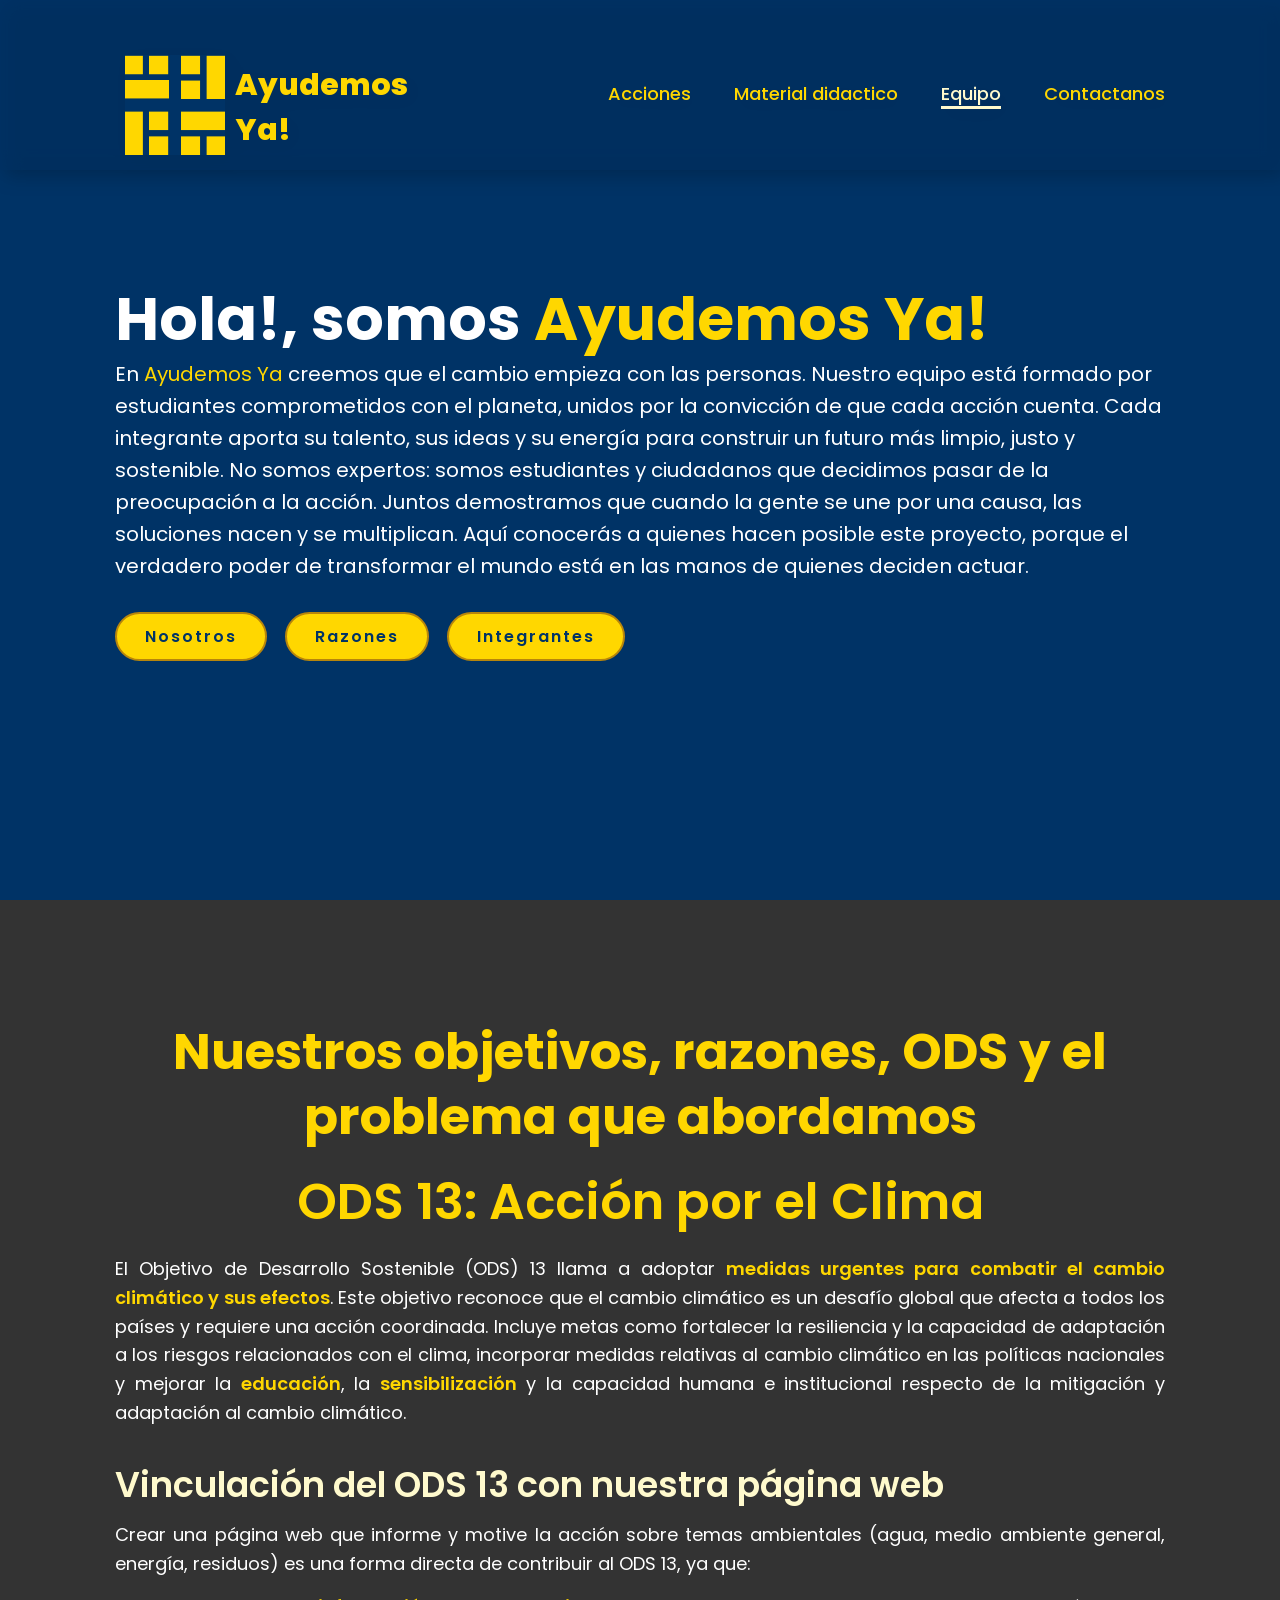
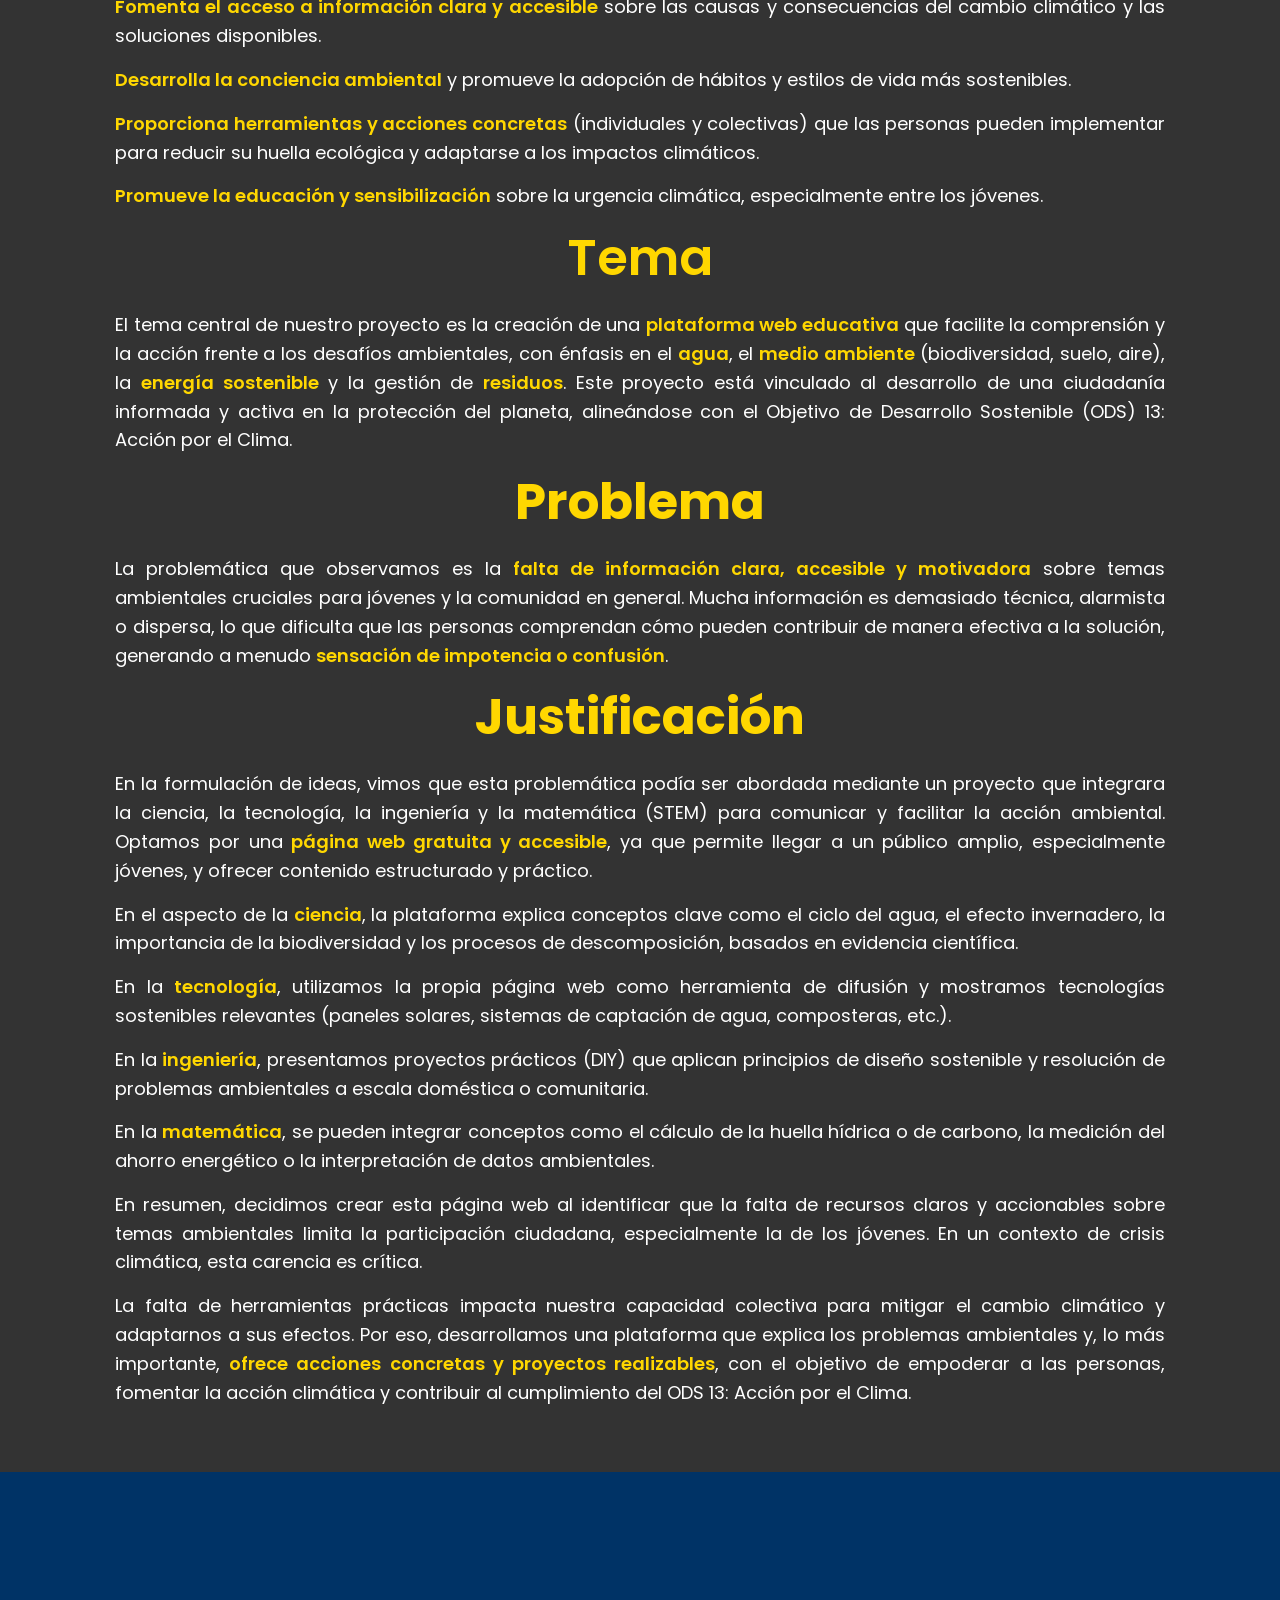
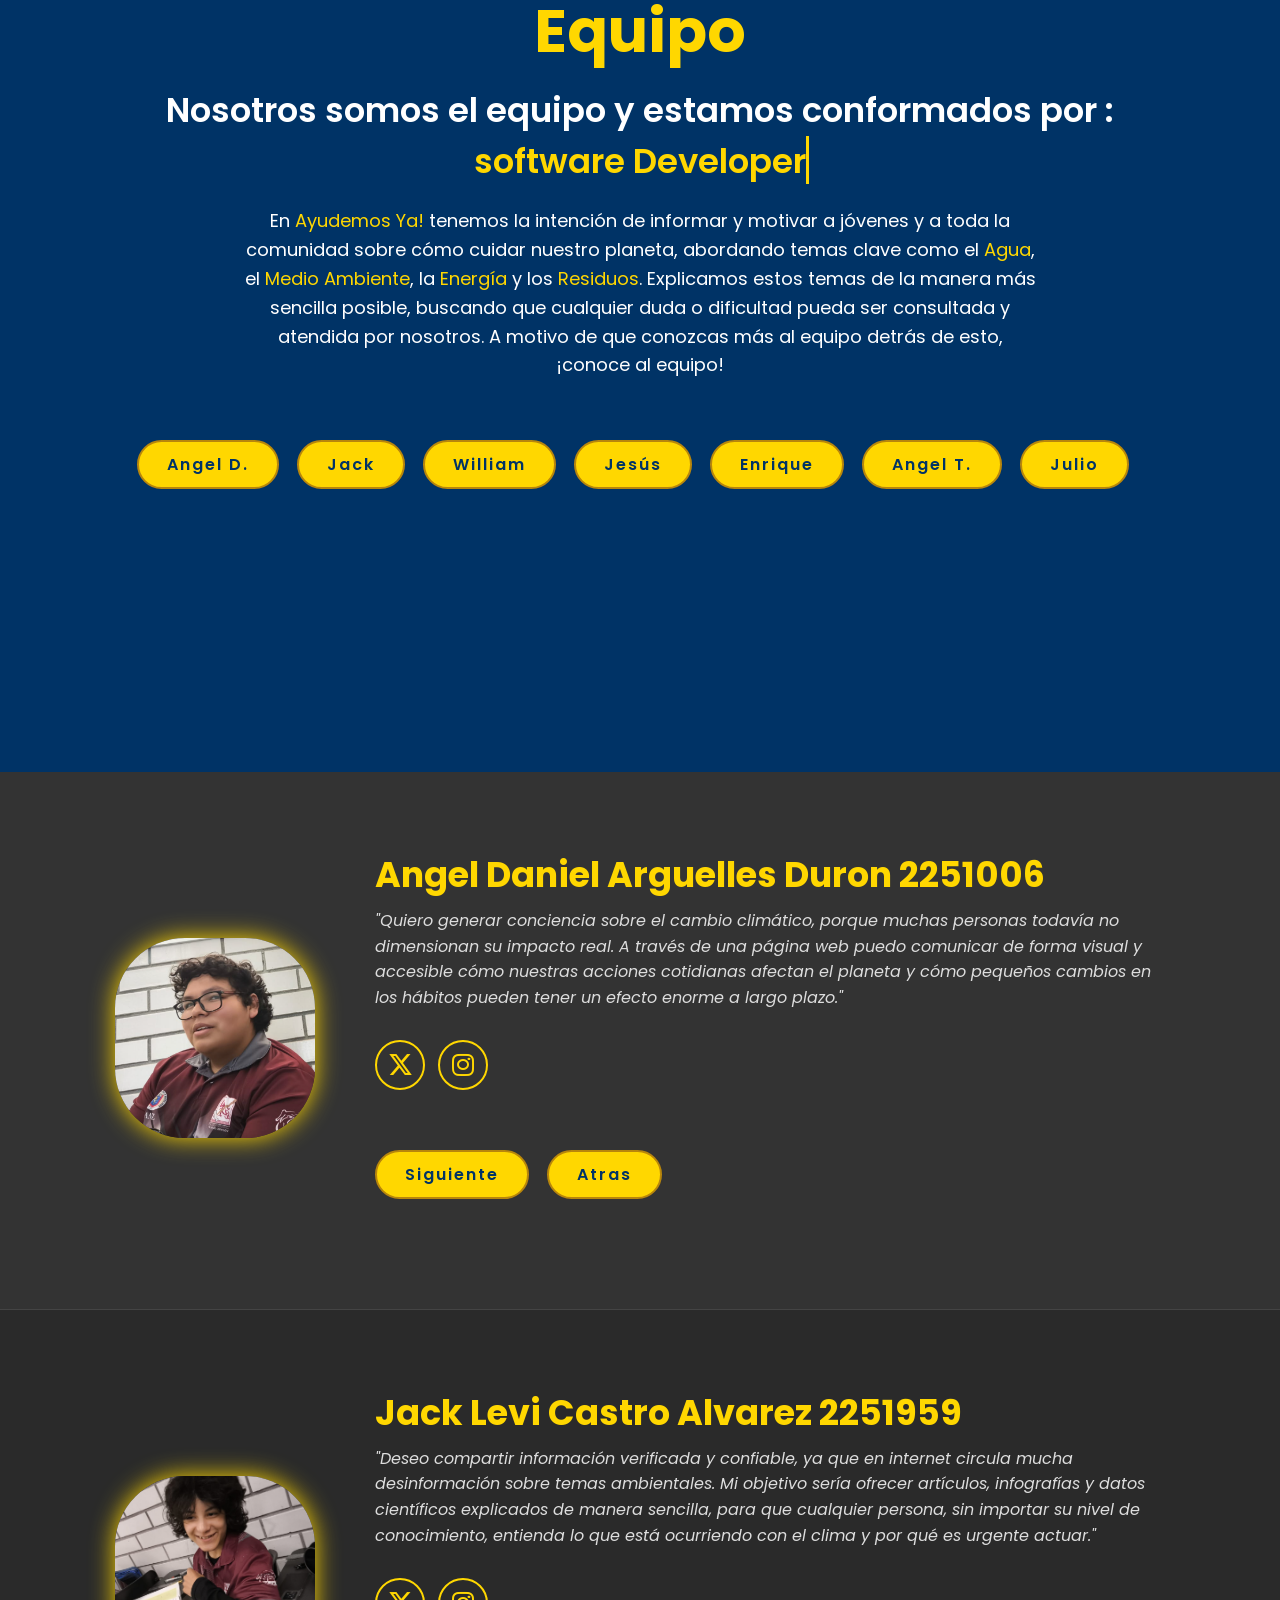
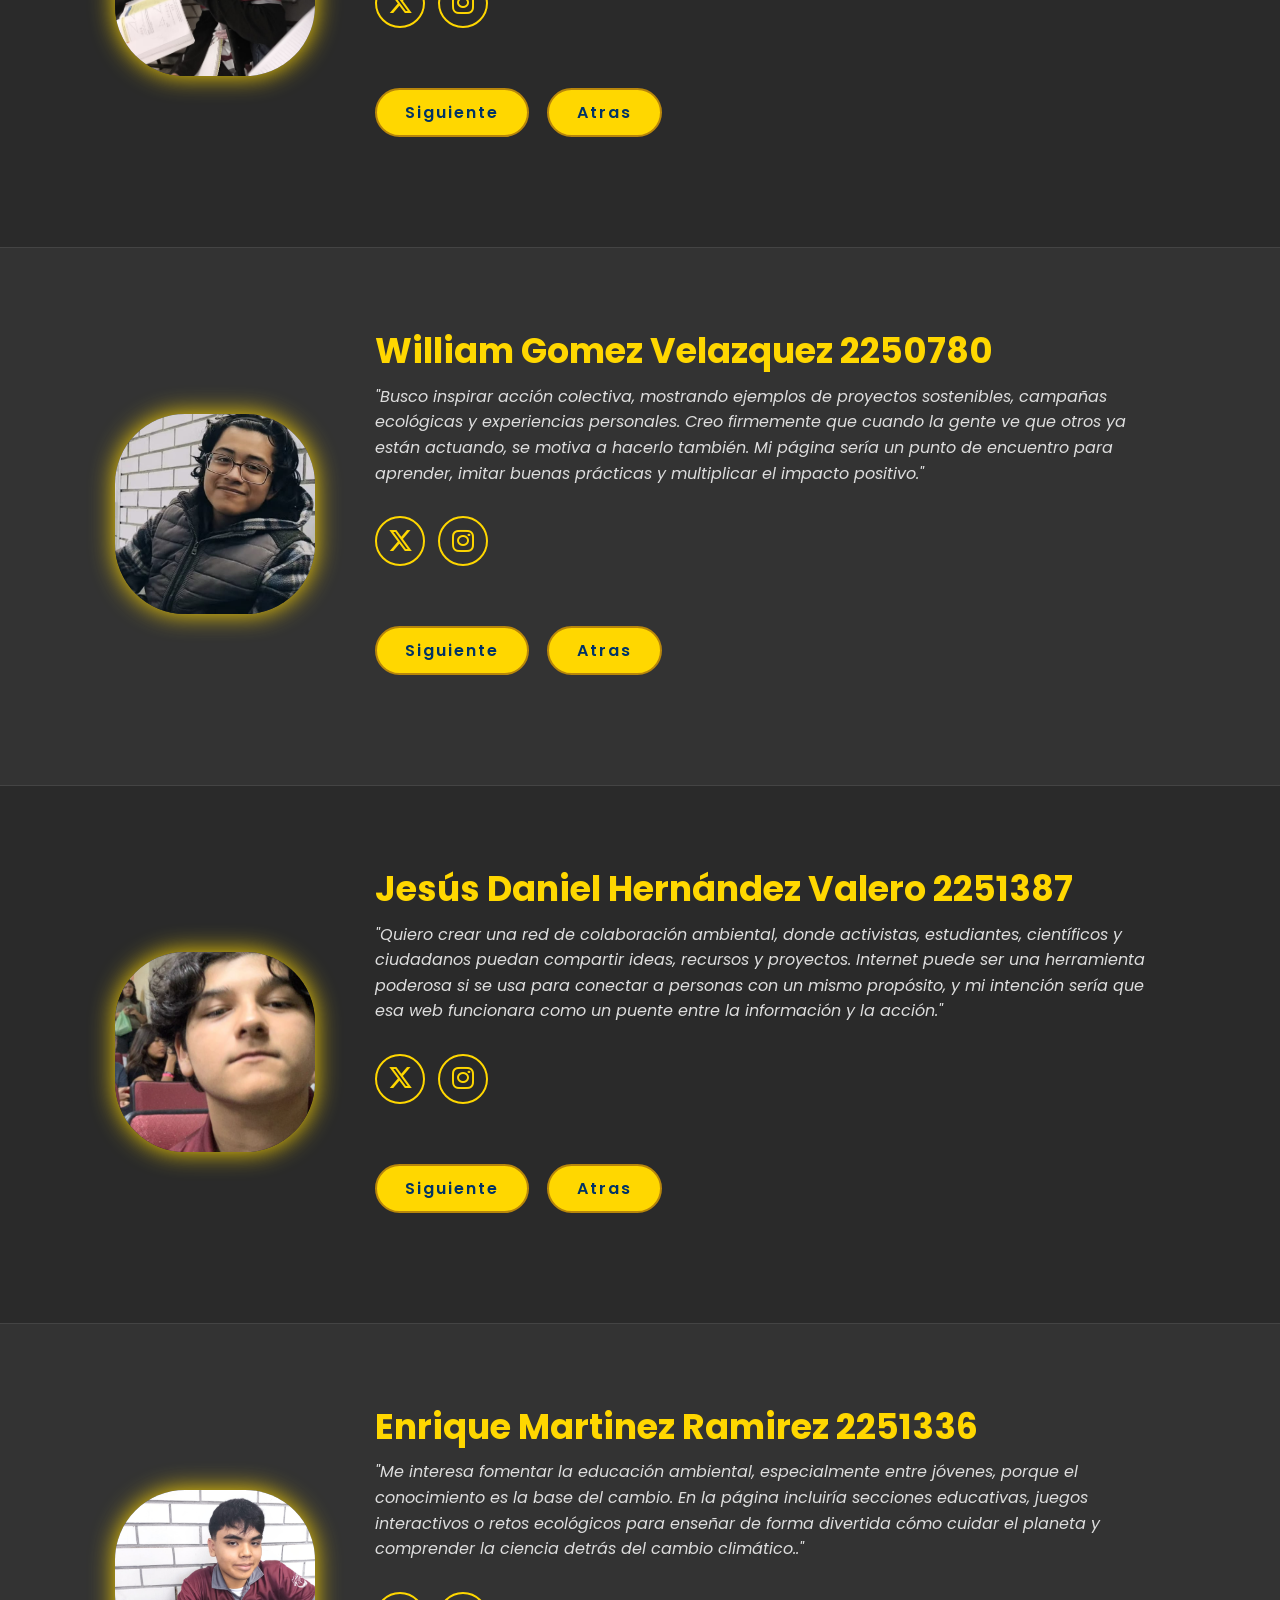
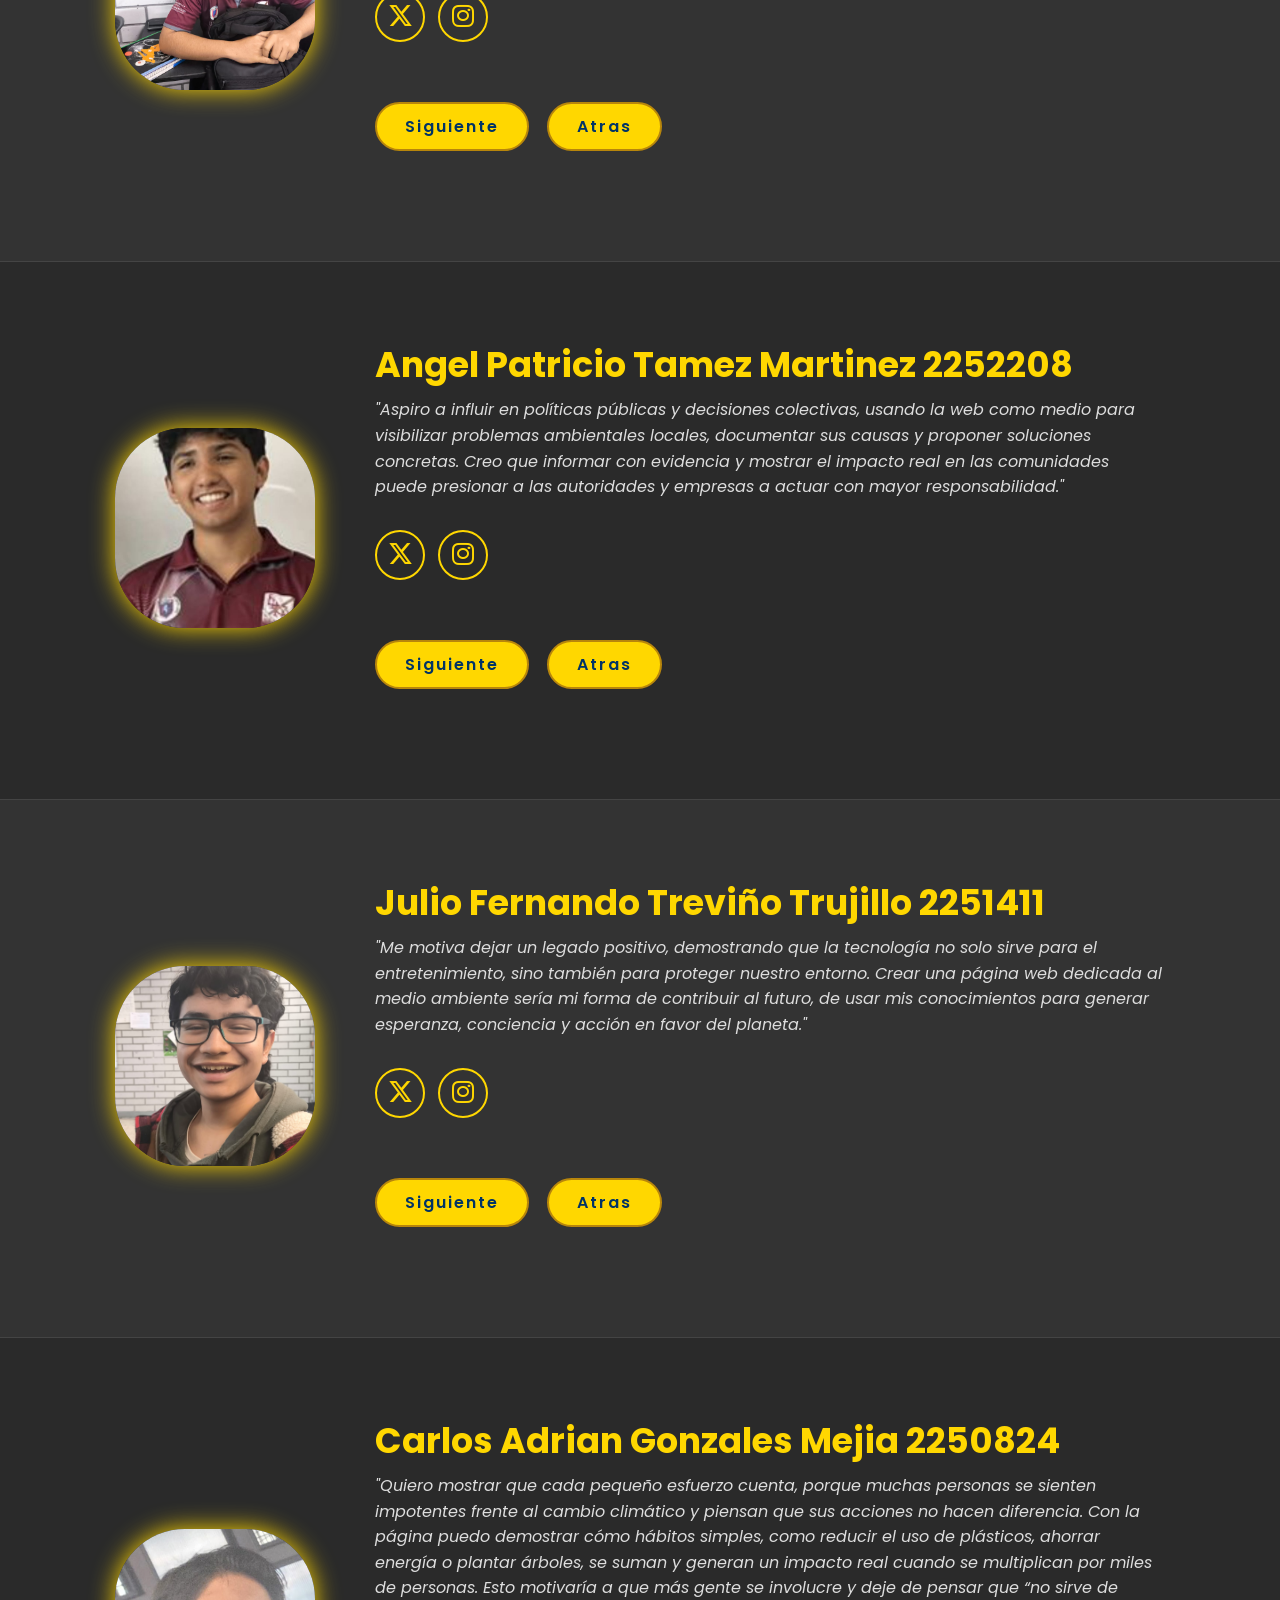
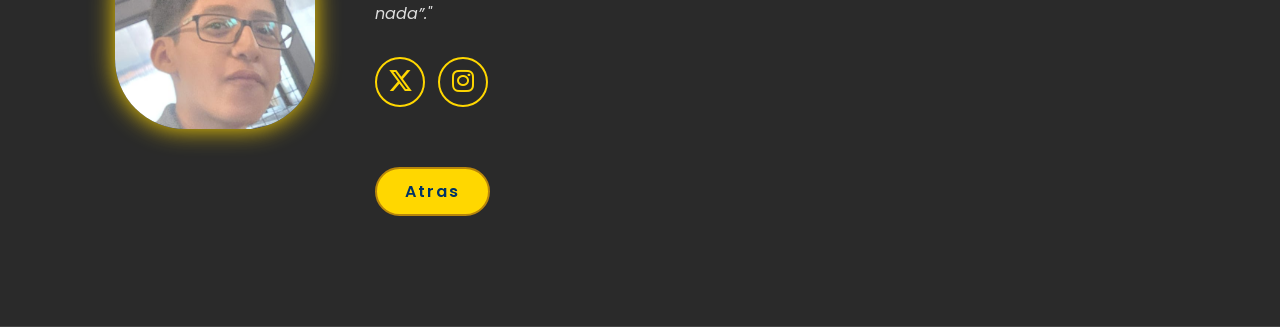
<file: equipo.html>
<!DOCTYPE html>
<html lang="en">
  <head>
    <meta charset="UTF-8" />
    <meta name="viewport" content="width=device-width, initial-scale=1.0" />
    <link rel="stylesheet" href="https://cdnjs.cloudflare.com/ajax/libs/font-awesome/6.5.2/css/all.min.css">

    <link rel="stylesheet" href="Archivos.css/equipo.css" />
    <title>Equipo Ayudemos Ya!</title>
  </head>
  <body>
    <header>
      <a href="index.html" class="logo"><img src="Imagenes/logos/equipologo.png" alt=""><br>Ayudemos<br>Ya! </a>

      <nav>
        <br>
        <a href="acciones.html">Acciones</a>
        <a href="material.html">Material didactico</a>
        <a href="equipo.html" class="active">Equipo</a>
        <a href="mas.html">Contactanos</a>
      </nav>
    </header>
    <section id="Nosostros" class="home">
      <div class="home-content">
        <h1>Hola!, somos <span>Ayudemos Ya!</span></h1>

        <p>En <span>Ayudemos Ya</span> creemos que el cambio empieza con las personas. Nuestro equipo está formado por estudiantes comprometidos con el planeta, unidos por la convicción de que cada acción cuenta. Cada integrante aporta su talento, sus ideas y su energía para construir un futuro más limpio, justo y sostenible.
No somos expertos: somos estudiantes y ciudadanos que decidimos pasar de la preocupación a la acción. Juntos demostramos que cuando la gente se une por una causa, las soluciones nacen y se multiplican.
Aquí conocerás a quienes hacen posible este proyecto, porque el verdadero poder de transformar el mundo está en las manos de quienes deciden actuar.</p>
        <a href="#Nosotros" class="btn">Nosotros</a>
        <a href="#Razones" class="btn">Razones</a>
        <a href="#Integrantes" class="btn">Integrantes</a>
        </div>
      </div>
    </section>
    <section id="Razones" class="objetivos">
        
        <h1>Nuestros objetivos, razones, ODS y el problema que abordamos</h1>
        <h1><span>ODS 13: Acción por el Clima</span></h1>
        <p>
            El Objetivo de Desarrollo Sostenible (ODS) 13 llama a adoptar <span>medidas urgentes para combatir el cambio climático y sus efectos</span>.
            Este objetivo reconoce que el cambio climático es un desafío global que afecta a todos los países y requiere una acción coordinada. Incluye metas como fortalecer la resiliencia y la capacidad de adaptación a los riesgos relacionados con el clima, incorporar medidas relativas al cambio climático en las políticas nacionales y mejorar la <span class="ambiente-span">educación</span>, la <span class="ambiente-span">sensibilización</span> y la capacidad humana e institucional respecto de la mitigación y adaptación al cambio climático.
        </p>

        <h2>Vinculación del ODS 13 con nuestra página web</h2>
        <p>
            Crear una página web que informe y motive la acción sobre temas ambientales (agua, medio ambiente general, energía, residuos) es una forma directa de contribuir al ODS 13, ya que:
        </p>
            <p><span>Fomenta el acceso a información clara y accesible</span> sobre las causas y consecuencias del cambio climático y las soluciones disponibles.</p>
            <p><span>Desarrolla la conciencia ambiental</span> y promueve la adopción de hábitos y estilos de vida más sostenibles.</p>
            <p><span>Proporciona herramientas y acciones concretas</span> (individuales y colectivas) que las personas pueden implementar para reducir su huella ecológica y adaptarse a los impactos climáticos.</p>
            <p><span>Promueve la educación y sensibilización</span> sobre la urgencia climática, especialmente entre los jóvenes.</p>

        <h1><SPan>Tema</SPan></h1>
        <p>
            El tema central de nuestro proyecto es la creación de una <span>plataforma web educativa</span> que facilite la comprensión y la acción frente a los desafíos ambientales, con énfasis en el <span>agua</span>, el <span>medio ambiente</span> (biodiversidad, suelo, aire), la <span>energía sostenible</span> y la gestión de <span>residuos</span>. Este proyecto está vinculado al desarrollo de una ciudadanía informada y activa en la protección del planeta, alineándose con el Objetivo de Desarrollo Sostenible (ODS) 13: Acción por el Clima.
        </p>

        <h1>Problema</h1>
        <p>
            La problemática que observamos es la <span>falta de información clara, accesible y motivadora</span> sobre temas ambientales cruciales para jóvenes y la comunidad en general. Mucha información es demasiado técnica, alarmista o dispersa, lo que dificulta que las personas comprendan cómo pueden contribuir de manera efectiva a la solución, generando a menudo <span>sensación de impotencia o confusión</span>.
        </p>

        <h1>Justificación</h1>
        <p>
            En la formulación de ideas, vimos que esta problemática podía ser abordada mediante un proyecto que integrara la ciencia, la tecnología, la ingeniería y la matemática (STEM) para comunicar y facilitar la acción ambiental. Optamos por una <span>página web gratuita y accesible</span>, ya que permite llegar a un público amplio, especialmente jóvenes, y ofrecer contenido estructurado y práctico.
        </p>
        <p>
            En el aspecto de la <span>ciencia</span>, la plataforma explica conceptos clave como el ciclo del agua, el efecto invernadero, la importancia de la biodiversidad y los procesos de descomposición, basados en evidencia científica.
        </p>
        <p>
            En la <span>tecnología</span>, utilizamos la propia página web como herramienta de difusión y mostramos tecnologías sostenibles relevantes (paneles solares, sistemas de captación de agua, composteras, etc.).
        </p>
        <p>
            En la <span>ingeniería</span>, presentamos proyectos prácticos (DIY) que aplican principios de diseño sostenible y resolución de problemas ambientales a escala doméstica o comunitaria.
        </p>
        <p>
            En la <span>matemática</span>, se pueden integrar conceptos como el cálculo de la huella hídrica o de carbono, la medición del ahorro energético o la interpretación de datos ambientales.
        </p>
        <p>
            En resumen, decidimos crear esta página web al identificar que la falta de recursos claros y accionables sobre temas ambientales limita la participación ciudadana, especialmente la de los jóvenes. En un contexto de crisis climática, esta carencia es crítica.
        </p>
        <p>
            La falta de herramientas prácticas impacta nuestra capacidad colectiva para mitigar el cambio climático y adaptarnos a sus efectos. Por eso, desarrollamos una plataforma que explica los problemas ambientales y, lo más importante, <span>ofrece acciones concretas y proyectos realizables</span>, con el objetivo de empoderar a las personas, fomentar la acción climática y contribuir al cumplimiento del ODS 13: Acción por el Clima.
        </p>
    </section>

    <section id="Integrantes" class="miembros">
        <h1><span>Equipo</span></h1>
        <h3 class="typing-text">Nosotros somos el equipo y estamos conformados por : <br> <span></span></h3>

        <p>En <span>Ayudemos Ya!</span> tenemos la intención de informar y motivar a jóvenes y a toda la comunidad sobre cómo cuidar nuestro planeta, abordando temas clave como el <span>Agua</span>, el <span>Medio Ambiente</span>, la <span>Energía</span> y los <span>Residuos</span>. Explicamos estos temas de la manera más sencilla posible, buscando que cualquier duda o dificultad pueda ser consultada y atendida por nosotros. A motivo de que conozcas más al equipo detrás de esto, ¡conoce al equipo!</p>
        </p>
        <a href="#1" class="btn">Angel D.</a>
        <a href="#2" class="btn">Jack</a>
        <a href="#3" class="btn">William</a>
        <a href="#4" class="btn">Jesús</a>
        <a href="#5" class="btn">Enrique</a>
        <a href="#6" class="btn">Angel T.</a>
        <a href="#7" class="btn">Julio </a>
    </section>

    <section id="1" class="integrantes">

        <div class="img">
            <img src="Imagenes/angel.png">
        </div>
        <div class="angel-content">
            
            <h1><span>Angel Daniel Arguelles Duron 2251006</span></h1>
            <p>"Quiero generar conciencia sobre el cambio climático, porque muchas personas todavía no dimensionan su impacto real. A través de una página web puedo comunicar de forma visual y accesible cómo nuestras acciones cotidianas afectan el planeta y cómo pequeños cambios en los hábitos pueden tener un efecto enorme a largo plazo."</p>
            <div class="social-icons">

                <a href="#"><i class="fa-brands fa-x-twitter"></i></a>
                <a href="https://www.instagram.com/angelarguelles09/"><i class="fa-brands fa-instagram"></i></a>
                
            </div>
            <a href="#2" class="btn">Siguiente</a>
            <a href="#Integrantes" class="btn">Atras</a>
            
        </div>
    </section>
    <section id="2" class="integrantes">
        <div class="img">
                <img src="Imagenes/jack.jpeg">
            </div>
            <div class="jack-content">

                <h1><span>Jack Levi Castro Alvarez 2251959</span></h1>
                <p>"Deseo compartir información verificada y confiable, ya que en internet circula mucha desinformación sobre temas ambientales. Mi objetivo sería ofrecer artículos, infografías y datos científicos explicados de manera sencilla, para que cualquier persona, sin importar su nivel de conocimiento, entienda lo que está ocurriendo con el clima y por qué es urgente actuar."</p>
                <div class="social-icons">

                    <a href="#"><i class="fa-brands fa-x-twitter"></i></a>
                    <a href="#"><i class="fa-brands fa-instagram"></i></a>
                </div>
            <a href="#3" class="btn">Siguiente</a>
            <a href="#Integrantes" class="btn">Atras</a>
            </div>
        </section>
    <section id="3" class="integrantes">
        <div class="william">
                <img src="Imagenes/william.jpeg">
            </div>
            <div class="jack-content">

                <h1><span>William Gomez Velazquez 2250780</span></h1>
                <p>"Busco inspirar acción colectiva, mostrando ejemplos de proyectos sostenibles, campañas ecológicas y experiencias personales. Creo firmemente que cuando la gente ve que otros ya están actuando, se motiva a hacerlo también. Mi página sería un punto de encuentro para aprender, imitar buenas prácticas y multiplicar el impacto positivo."</p>
                <div class="social-icons">

                    <a href="#"><i class="fa-brands fa-x-twitter"></i></a>
                    <a href="https://www.instagram.com/williamad09/"><i class="fa-brands fa-instagram"></i></a>
                </div>
                <a href="#4" class="btn">Siguiente</a>
            <a href="#Integrantes" class="btn">Atras</a>
            </div>
    </section>
    <section id="4" class="integrantes">
        <div class="img">
            <img src="Imagenes/jesus.png">
            </div>
            <div class="jack-content">
                
                <h1><span>Jesús Daniel Hernández Valero 2251387</span></h1>
                <p>"Quiero crear una red de colaboración ambiental, donde activistas, estudiantes, científicos y ciudadanos puedan compartir ideas, recursos y proyectos. Internet puede ser una herramienta poderosa si se usa para conectar a personas con un mismo propósito, y mi intención sería que esa web funcionara como un puente entre la información y la acción."</p>
                <div class="social-icons">
                    
                    <a href="#"><i class="fa-brands fa-x-twitter"></i></a>
                    <a href="https://www.instagram.com/jesus_.hdzv/"><i class="fa-brands fa-instagram"></i></a>
                </div>
                <a href="#5" class="btn">Siguiente</a>
            <a href="#Integrantes" class="btn">Atras</a>
            </div>
        </section>
    <section id="5" class="integrantes">
            <div class="img">
                <img src="Imagenes/enrique.jpeg">
            </div>
            <div class="jack-content">
                
                <h1><span>Enrique Martinez Ramirez 2251336</span></h1>
                <p>"Me interesa fomentar la educación ambiental, especialmente entre jóvenes, porque el conocimiento es la base del cambio. En la página incluiría secciones educativas, juegos interactivos o retos ecológicos para enseñar de forma divertida cómo cuidar el planeta y comprender la ciencia detrás del cambio climático.."</p>
                <div class="social-icons">
                    
                    <a href="#"><i class="fa-brands fa-x-twitter"></i></a>
                    <a href="https://www.instagram.com/m4rur2/"><i class="fa-brands fa-instagram"></i></a>
                </div>
                <a href="#6" class="btn">Siguiente</a>
            <a href="#Integrantes" class="btn">Atras</a>
            </div>
    </section>
    <section id="6" class="integrantes">
            <div class="img">
                <img src="Imagenes/tamez.jpeg">
            </div>
            <div class="jack-content">
                
                <h1><span>Angel Patricio Tamez Martinez 2252208</span></h1>
                <p>"Aspiro a influir en políticas públicas y decisiones colectivas, usando la web como medio para visibilizar problemas ambientales locales, documentar sus causas y proponer soluciones concretas. Creo que informar con evidencia y mostrar el impacto real en las comunidades puede presionar a las autoridades y empresas a actuar con mayor responsabilidad."</p>
                <div class="social-icons">
                    
                    <a href="#"><i class="fa-brands fa-x-twitter"></i></a>
                    <a href="https://www.instagram.com/angel_.tmz/"><i class="fa-brands fa-instagram"></i></a>
                </div>
                <a href="#7" class="btn">Siguiente</a>
            <a href="#Integrantes" class="btn">Atras</a>
            </div>
    </section>
    <section id="7" class="integrantes">
            <div class="img">
                <img src="Imagenes/julio.jpeg">
            </div>
            <div class="jack-content">
                
                <h1><span>Julio Fernando Treviño Trujillo 2251411</span></h1>
                <p>"Me motiva dejar un legado positivo, demostrando que la tecnología no solo sirve para el entretenimiento, sino también para proteger nuestro entorno. Crear una página web dedicada al medio ambiente sería mi forma de contribuir al futuro, de usar mis conocimientos para generar esperanza, conciencia y acción en favor del planeta."</p>
                <div class="social-icons">
                    
                    <a href="#"><i class="fa-brands fa-x-twitter"></i></a>
                    <a href="https://www.instagram.com/chozte1/"><i class="fa-brands fa-instagram"></i></a>
                </div>
            <a href="#8" class="btn">Siguiente</a>
            <a href="#Integrantes" class="btn">Atras</a>
            </div>
    </section>
    <section id="8" class="integrantes">
            <div class="img">
                <img src="Imagenes/carlos.jpg">
            </div>
            <div class="jack-content">
                
                <h1><span>Carlos Adrian Gonzales Mejia 2250824</span></h1>
                <p>"Quiero mostrar que cada pequeño esfuerzo cuenta, porque muchas personas se sienten impotentes frente al cambio climático y piensan que sus acciones no hacen diferencia. Con la página puedo demostrar cómo hábitos simples, como reducir el uso de plásticos, ahorrar energía o plantar árboles, se suman y generan un impacto real cuando se multiplican por miles de personas. Esto motivaría a que más gente se involucre y deje de pensar que “no sirve de nada”."</p>
                <div class="social-icons">
                    
                    <a href="#"><i class="fa-brands fa-x-twitter"></i></a>
                    <a href="https://www.instagram.com/angel_.tmz/"><i class="fa-brands fa-instagram"></i></a>
                </div>
                
            <a href="#Integrantes" class="btn">Atras</a>
            </div>
    </section></section>
    </section>
</body>
</html>
</file>
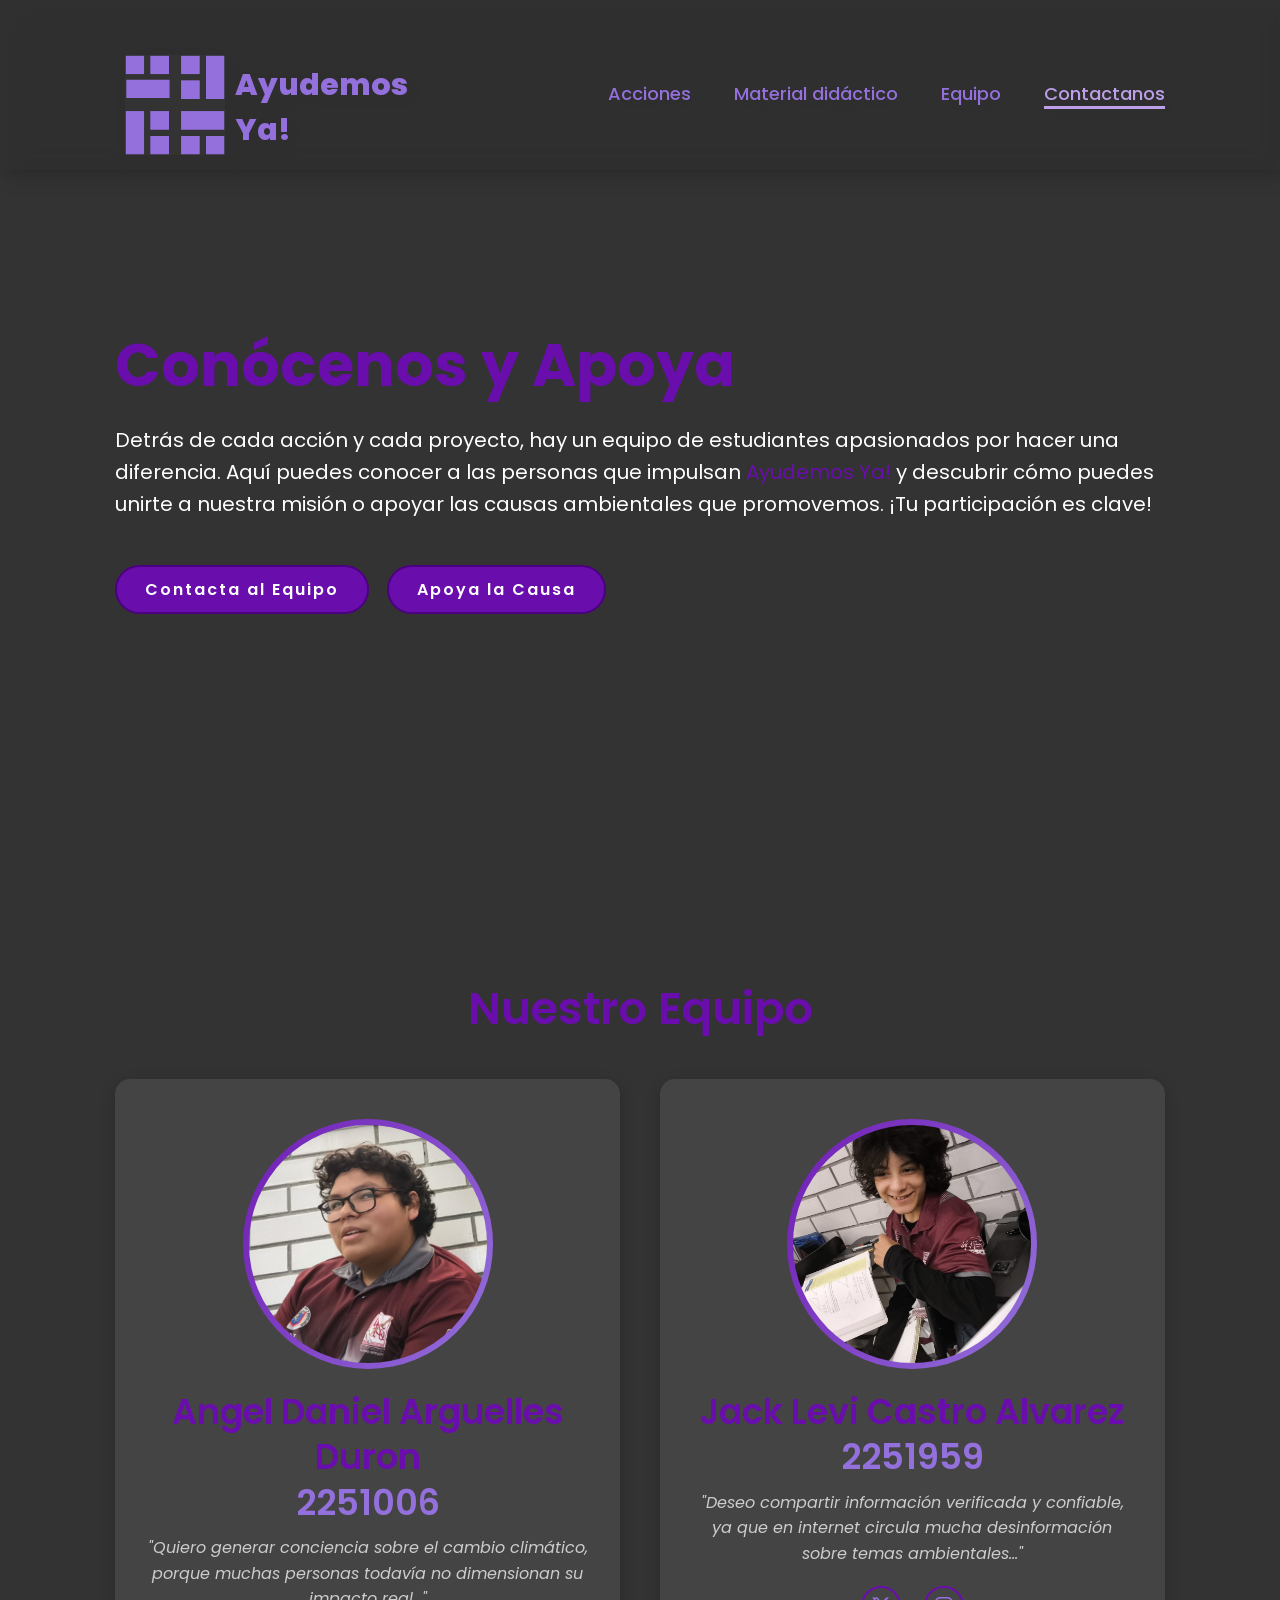
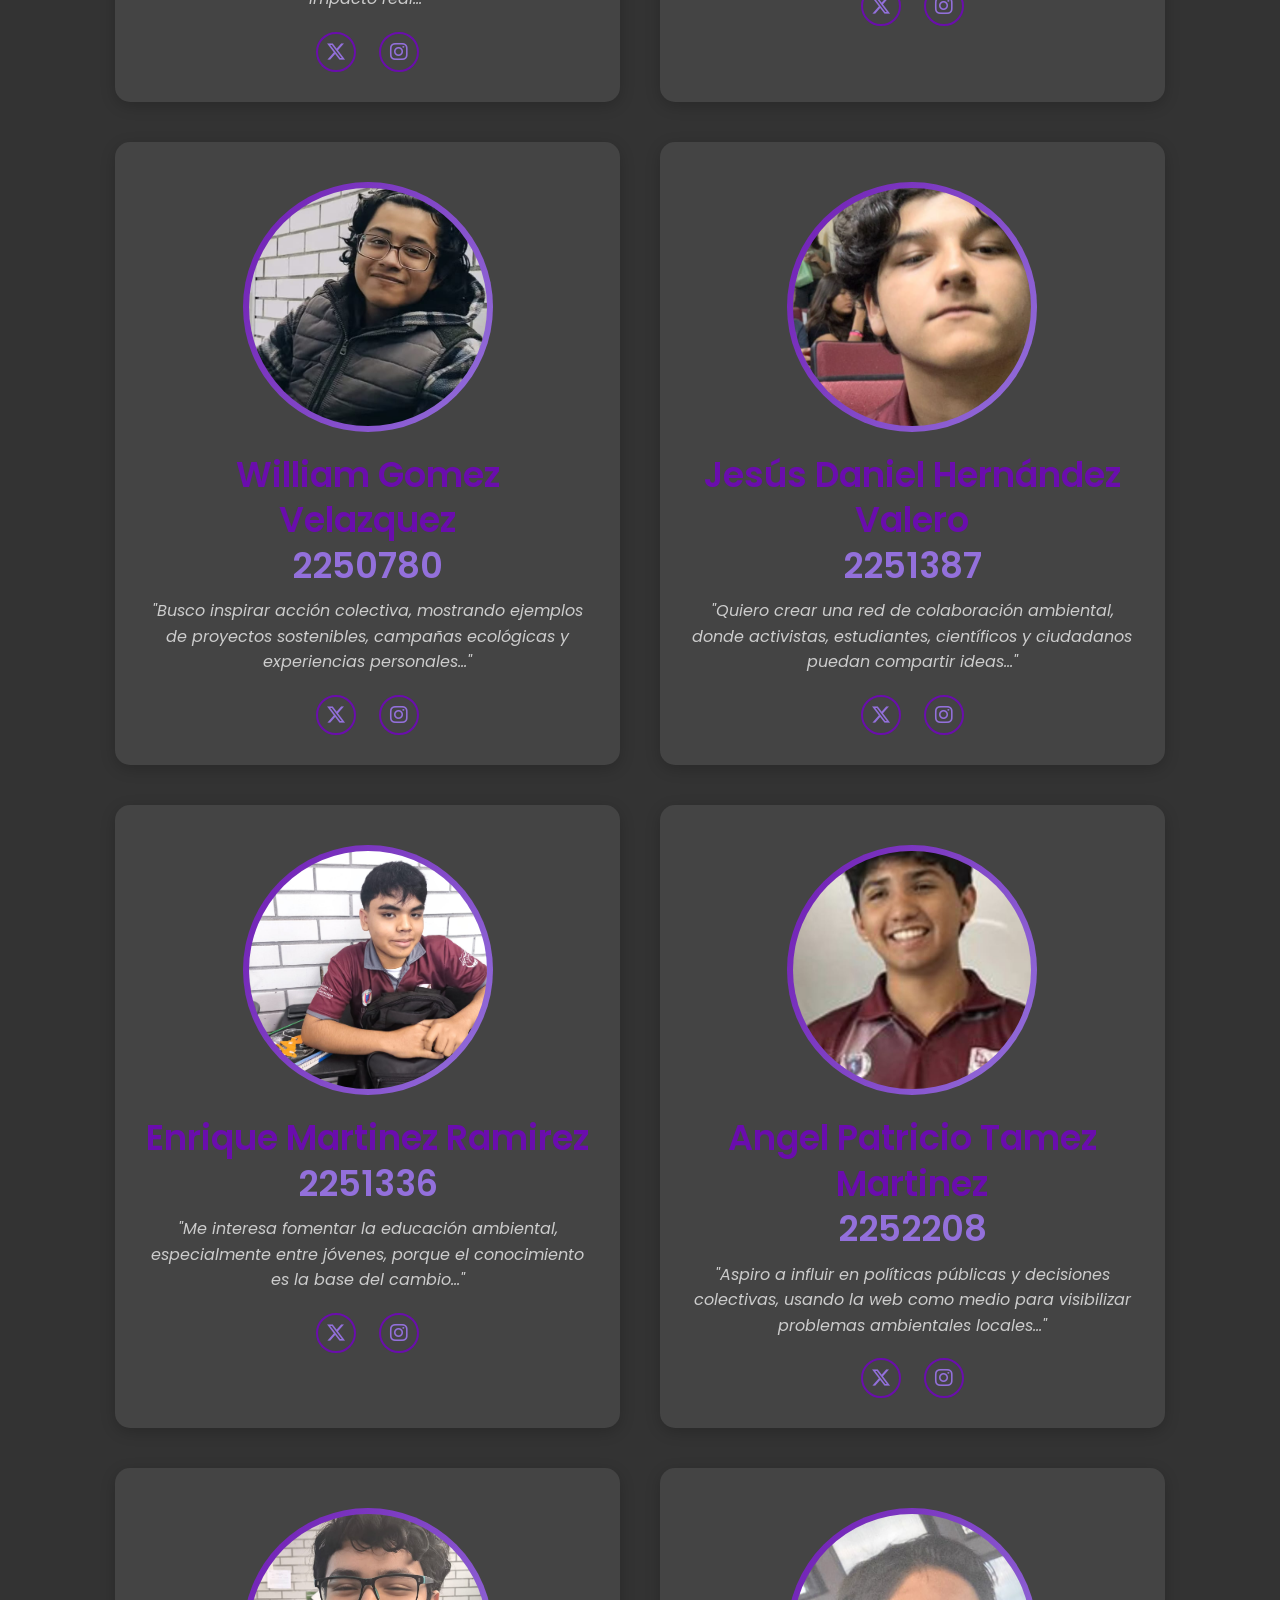
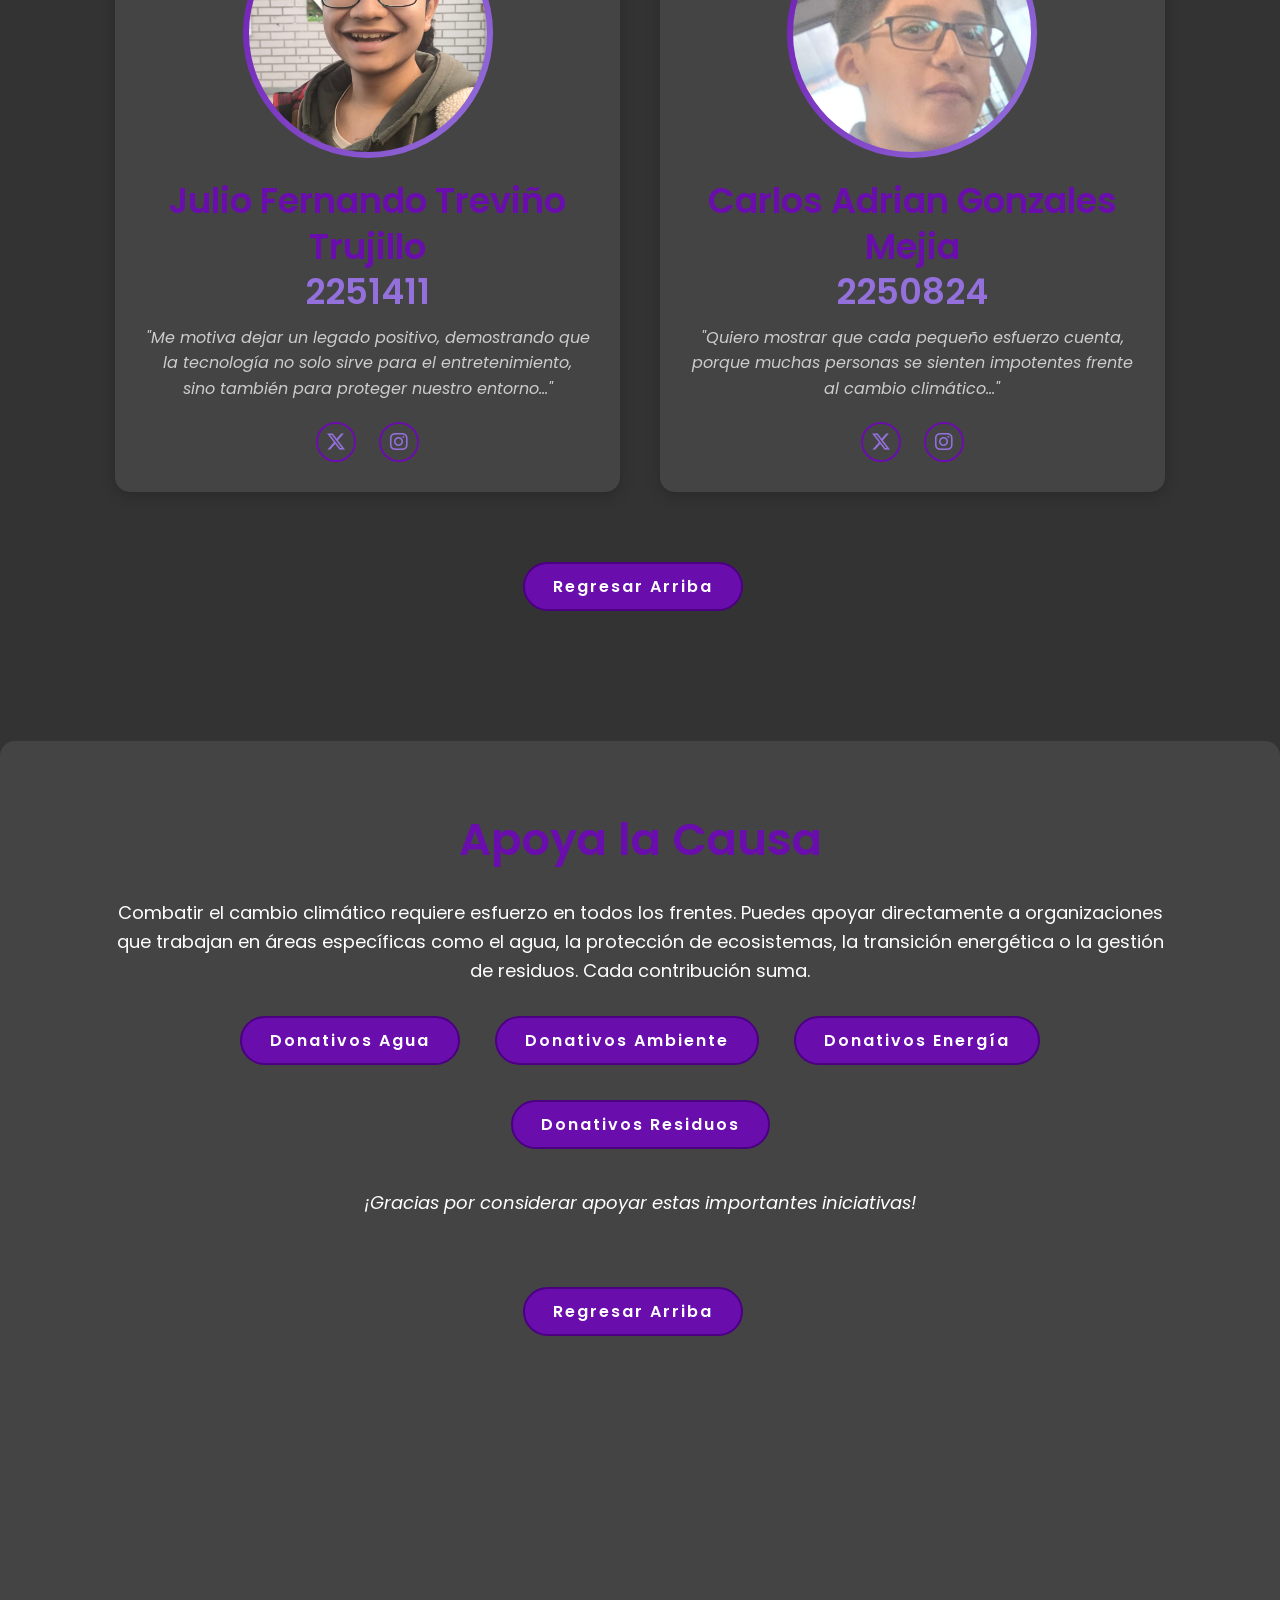
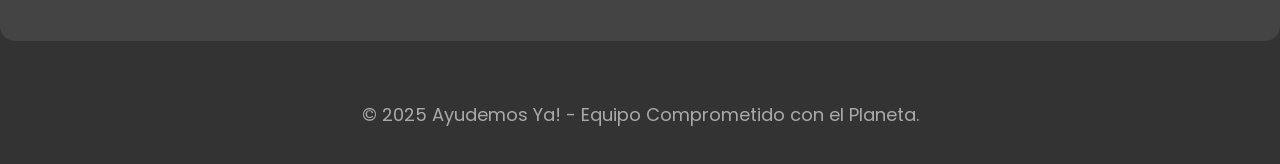
<file: mas.html>
<!DOCTYPE html>
<html lang="es">
<head>
    <meta charset="UTF-8" />
    <meta name="viewport" content="width=device-width, initial-scale=1.0" />
    <link rel="stylesheet" href="https://cdnjs.cloudflare.com/ajax/libs/font-awesome/6.5.2/css/all.min.css">
    <link rel="stylesheet" href="Archivos.css/mas.css" />
    <title>Equipo y Contacto - Ayudemos Ya!</title>
</head>
<body>
    <header>
        <a href="index.html" class="logo"><img src="Imagenes/logos/maslogo.png" alt=""><br>Ayudemos<br>Ya! </a>
        <nav>
            <br>
            <a href="acciones.html">Acciones</a>
            <a href="material.html">Material didáctico</a>
            <a href="equipo.html">Equipo</a>
            <a href="mas.html" class="active">Contactanos</a> </nav>
    </header>

    <section class="home" id="Contáctanos">
        <div class="home-content">
            <h1><span>Conócenos y <span class="contacto-span">Apoya</span></span></h1>
     
            <p>
                Detrás de cada acción y cada proyecto, hay un equipo de estudiantes apasionados por hacer una diferencia. 
                Aquí puedes conocer a las personas que impulsan <span class="contacto-span">Ayudemos Ya!</span> y descubrir 
                cómo puedes unirte a nuestra misión o apoyar las causas ambientales que promovemos. 
                ¡Tu participación es clave!
            </p>
            <a href="#Equipo" class="btn">Contacta al Equipo</a>
            <a href="#Apoyo" class="btn">Apoya la Causa</a>
        </div>
    </section>

    <section id="Equipo" class="equipo">
        <h3 class="equipo-titulo">Nuestro <span class="contacto-span">Equipo</span></h3>

        <div class="miembros-grid"> <div class="miembro-card" id="miembro-angel">
                <div class="image-border"> <img src="Imagenes/angel.png" alt="Foto de Angel Daniel Arguelles Duron">
                </div>
                <div class="miembro-content"> <h2><span>Angel Daniel Arguelles Duron</span><br>2251006</h2>
                    <p>"Quiero generar conciencia sobre el cambio climático, porque muchas personas todavía no dimensionan su impacto real..."</p>
                    <div class="social-icons">
                        <a href="#" target="_blank"><i class="fa-brands fa-x-twitter"></i></a>
                        <a href="https://www.instagram.com/angelarguelles09/" target="_blank"><i class="fa-brands fa-instagram"></i></a>
                    </div>
                    </div>
            </div>

            <div class="miembro-card" id="miembro-jack">
                <div class="image-border">
                    <img src="Imagenes/jack.jpeg" alt="Foto de Jack Levi Castro Alvarez">
                </div>
                <div class="miembro-content">
                    <h2><span>Jack Levi Castro Alvarez</span><br>2251959</h2>
                    <p>"Deseo compartir información verificada y confiable, ya que en internet circula mucha desinformación sobre temas ambientales..."</p>
                    <div class="social-icons">
                        <a href="#" target="_blank"><i class="fa-brands fa-x-twitter"></i></a>
                        <a href="#" target="_blank"><i class="fa-brands fa-instagram"></i></a> </div>
                </div>
            </div>

            <div class="miembro-card" id="miembro-william">
                 <div class="image-border">
                    <img src="Imagenes/william.jpeg" alt="Foto de William Gomez Velazquez">
                </div>
                <div class="miembro-content">
                    <h2><span>William Gomez Velazquez</span><br>2250780</h2>
                    <p>"Busco inspirar acción colectiva, mostrando ejemplos de proyectos sostenibles, campañas ecológicas y experiencias personales..."</p>
                    <div class="social-icons">
                        <a href="#" target="_blank"><i class="fa-brands fa-x-twitter"></i></a>
                        <a href="https://www.instagram.com/williamad09/" target="_blank"><i class="fa-brands fa-instagram"></i></a>
                    </div>
                </div>
            </div>

            <div class="miembro-card" id="miembro-jesus">
                <div class="image-border">
                    <img src="Imagenes/jesus.png" alt="Foto de Jesús Daniel Hernández Valero">
                </div>
                <div class="miembro-content">
                    <h2><span>Jesús Daniel Hernández Valero</span><br>2251387</h2>
                    <p>"Quiero crear una red de colaboración ambiental, donde activistas, estudiantes, científicos y ciudadanos puedan compartir ideas..."</p>
                    <div class="social-icons">
                        <a href="#" target="_blank"><i class="fa-brands fa-x-twitter"></i></a>
                        <a href="https://www.instagram.com/jesus_.hdzv/" target="_blank"><i class="fa-brands fa-instagram"></i></a>
                    </div>
                </div>
            </div>

            <div class="miembro-card" id="miembro-enrique">
                <div class="image-border">
                    <img src="Imagenes/enrique.jpeg" alt="Foto de Enrique Martinez Ramirez">
                </div>
                <div class="miembro-content">
                    <h2><span>Enrique Martinez Ramirez</span><br>2251336</h2>
                    <p>"Me interesa fomentar la educación ambiental, especialmente entre jóvenes, porque el conocimiento es la base del cambio..."</p>
                    <div class="social-icons">
                        <a href="#" target="_blank"><i class="fa-brands fa-x-twitter"></i></a>
                        <a href="https://www.instagram.com/m4rur2/" target="_blank"><i class="fa-brands fa-instagram"></i></a>
                    </div>
                </div>
            </div>

            <div class="miembro-card" id="miembro-patricio">
                <div class="image-border">
                    <img src="Imagenes/tamez.jpeg" alt="Foto de Angel Patricio Tamez Martinez">
                </div>
                <div class="miembro-content">
                    <h2><span>Angel Patricio Tamez Martinez</span><br>2252208</h2>
                    <p>"Aspiro a influir en políticas públicas y decisiones colectivas, usando la web como medio para visibilizar problemas ambientales locales..."</p>
                    <div class="social-icons">
                        <a href="#" target="_blank"><i class="fa-brands fa-x-twitter"></i></a>
                        <a href="https://www.instagram.com/angel_.tmz/" target="_blank"><i class="fa-brands fa-instagram"></i></a>
                    </div>
                </div>
            </div>

            <div class="miembro-card" id="miembro-julio">
                <div class="image-border">
                    <img src="Imagenes/julio.jpeg" alt="Foto de Julio Fernando Treviño Trujillo">
                </div>
                <div class="miembro-content">
                    <h2><span>Julio Fernando Treviño Trujillo</span><br>2251411</h2>
                    <p>"Me motiva dejar un legado positivo, demostrando que la tecnología no solo sirve para el entretenimiento, sino también para proteger nuestro entorno..."</p>
                    <div class="social-icons">
                        <a href="#" target="_blank"><i class="fa-brands fa-x-twitter"></i></a>
                        <a href="https://www.instagram.com/chozte1/" target="_blank"><i class="fa-brands fa-instagram"></i></a>
                    </div>
                </div>
            </div>

            <div class="miembro-card" id="miembro-carlos">
                 <div class="image-border">
                     <img src="Imagenes/carlos.jpg" alt="Foto de Carlos Adrian Gonzales Mejia">
                 </div>
                 <div class="miembro-content">
                    <h2><span>Carlos Adrian Gonzales Mejia</span><br>2250824</h2>
                    <p>"Quiero mostrar que cada pequeño esfuerzo cuenta, porque muchas personas se sienten impotentes frente al cambio climático..."</p>
                    <div class="social-icons">
                        <a href="#" target="_blank"><i class="fa-brands fa-x-twitter"></i></a>
                        <a href="https://www.instagram.com/carlos_glez_mejia/" target="_blank"><i class="fa-brands fa-instagram"></i></a>
                    </div>
                </div>
            </div>

        </div> <div style="text-align: center; margin-top: 4rem;"> <a href="#Contáctanos" class="btn">Regresar Arriba</a>
         </div>
    </section>

    <section id="Apoyo" class="apoyo-resumen">
        <h3><span class="contacto-span">Apoya</span> la Causa</h3>
        <p>
            Combatir el cambio climático requiere esfuerzo en todos los frentes. Puedes apoyar directamente a organizaciones 
            que trabajan en áreas específicas como el agua, la protección de ecosistemas, la transición energética o 
            la gestión de residuos. Cada contribución suma.
        </p>
        <div class="apoyo-botones">
            <a href="agua.html" class="btn">Donativos Agua</a>
            <a href="ambiente.html" class="btn">Donativos Ambiente</a>
            <a href="energia.html" class="btn"> Donativos Energía</a>
            <a href="residuos.html" class="btn"> Donativos Residuos</a>
        </div>
        <p style="margin-top: 3rem; font-style: italic;">
            ¡Gracias por considerar apoyar estas importantes iniciativas!
        </p>
         <div style="text-align: center; margin-top: 4rem;">
            <a href="#Contáctanos" class="btn">Regresar Arriba</a>
        </div>
    </section>

     <footer style="text-align: center; padding: 2rem; margin-top: 4rem; color: #aaa; font-size: 1.4rem;">
        <p>&copy; 2025 Ayudemos Ya! - Equipo Comprometido con el Planeta.</p>
     </footer>

</body>
</html>
</file>
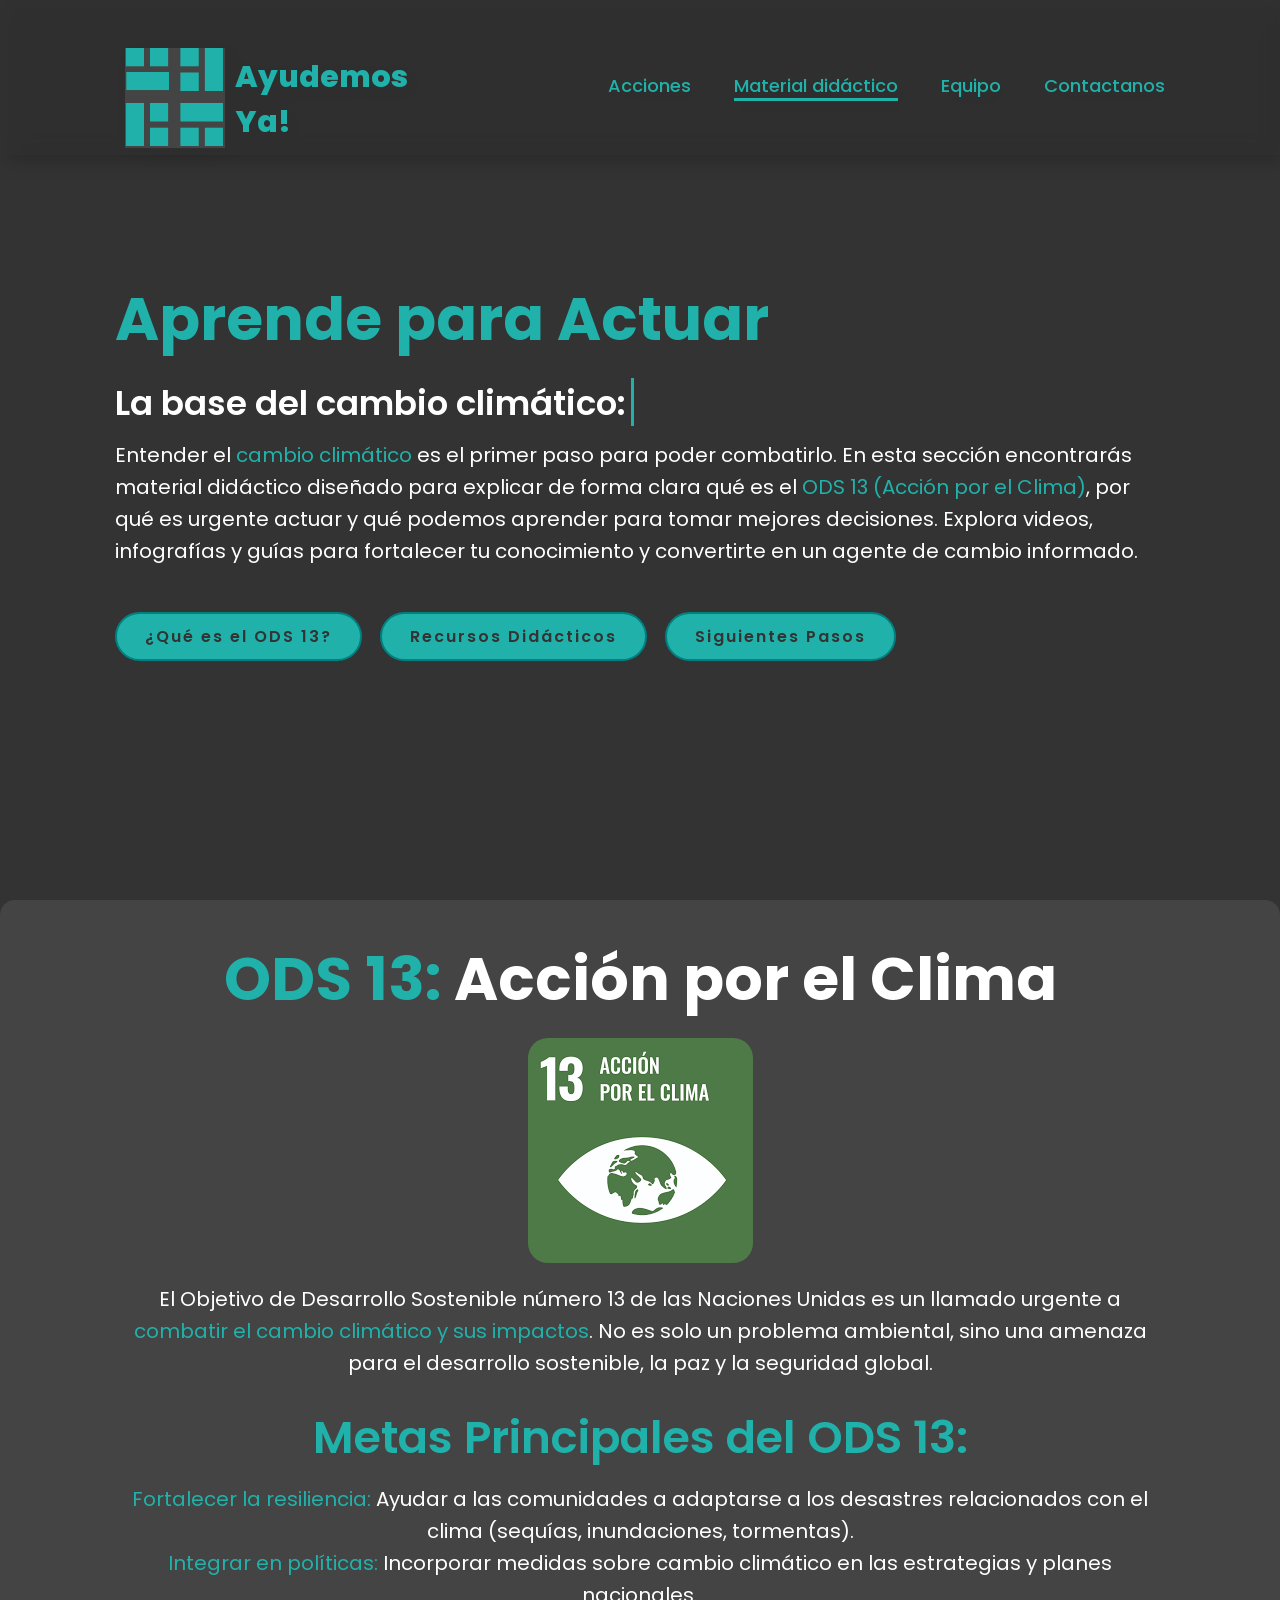
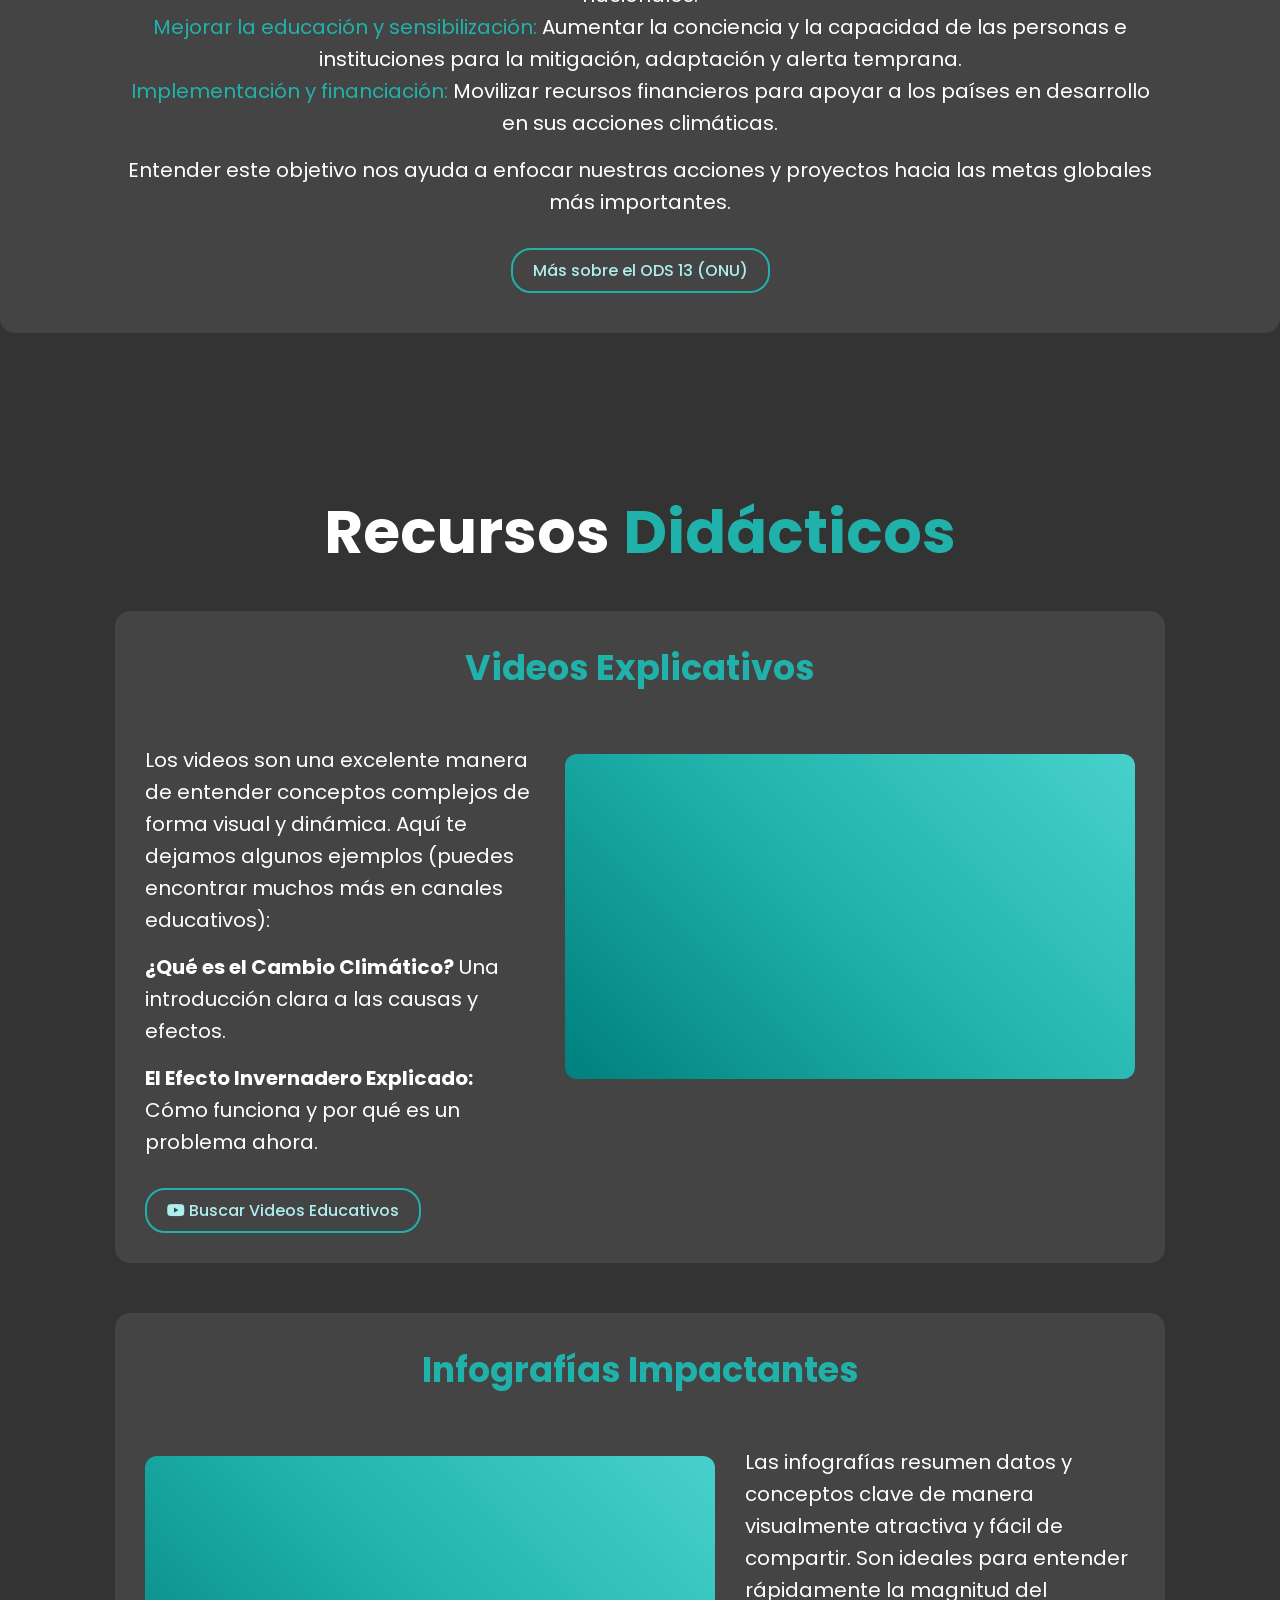
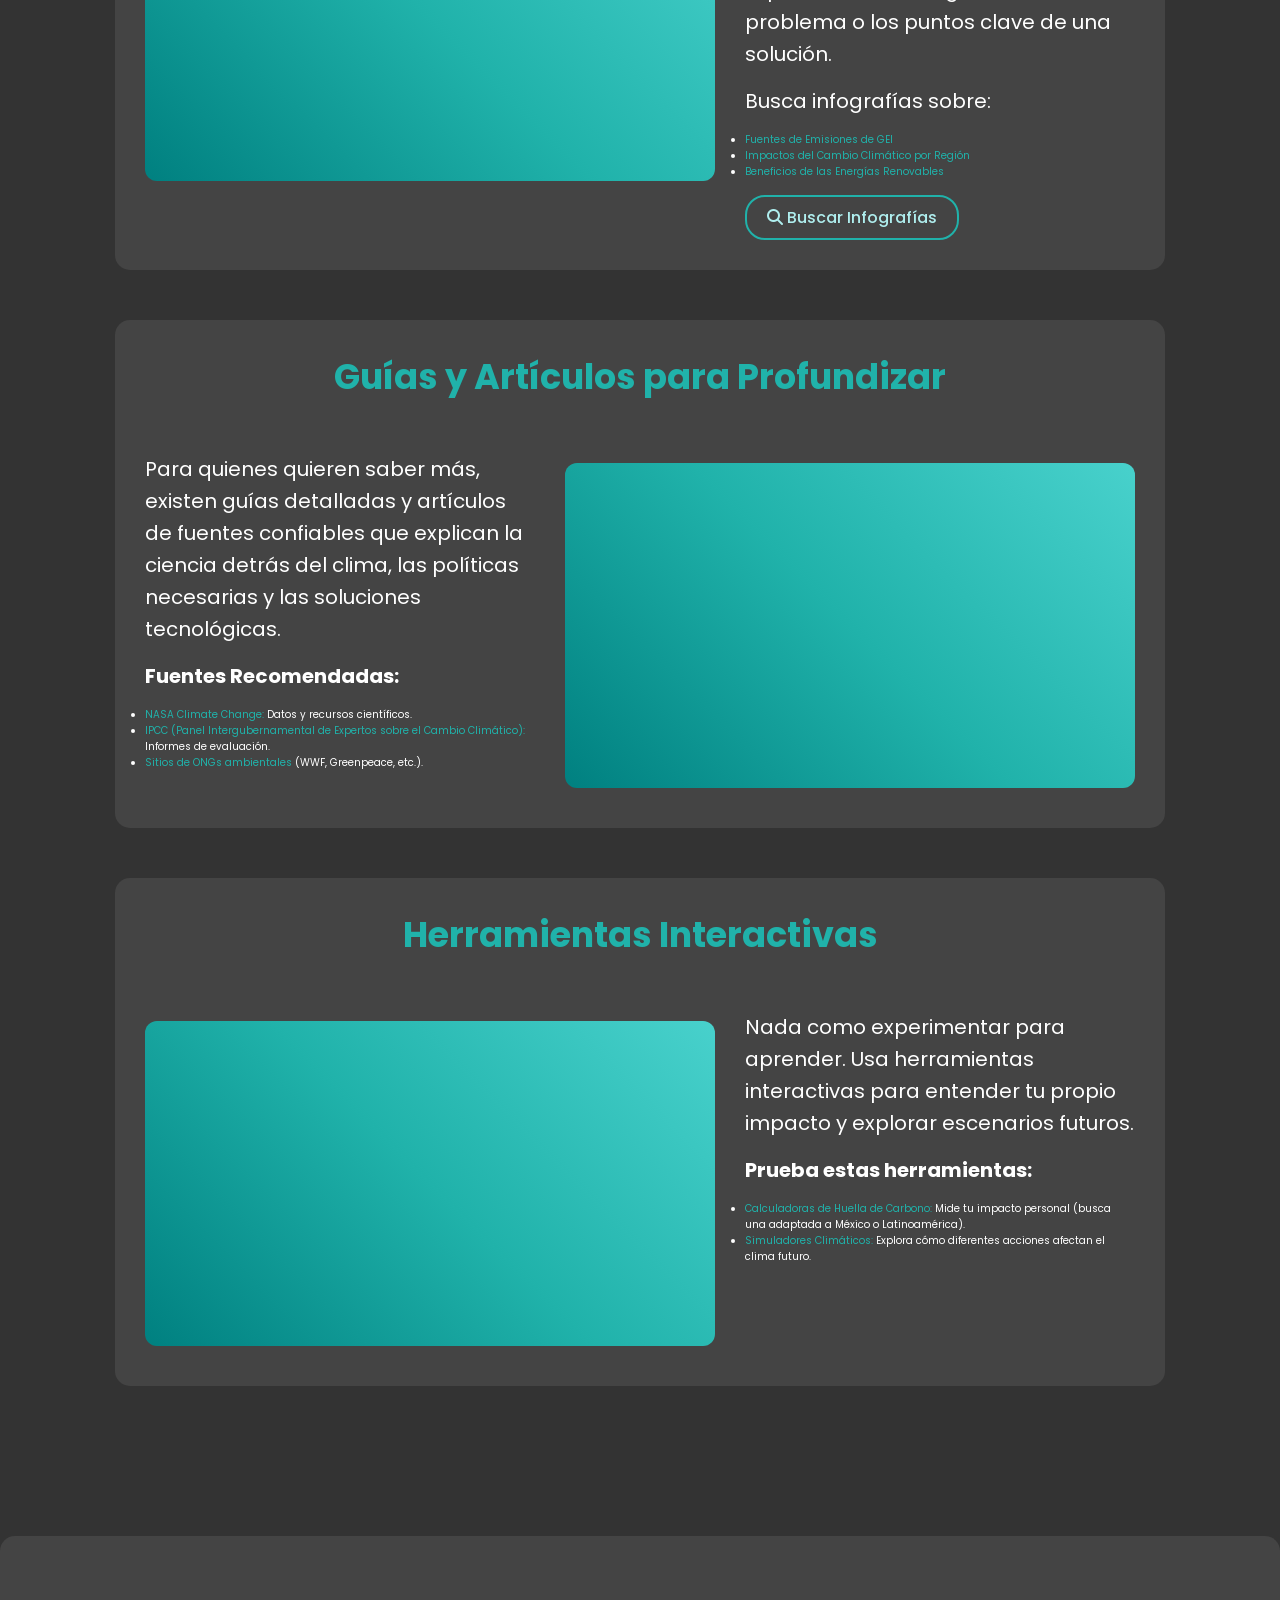
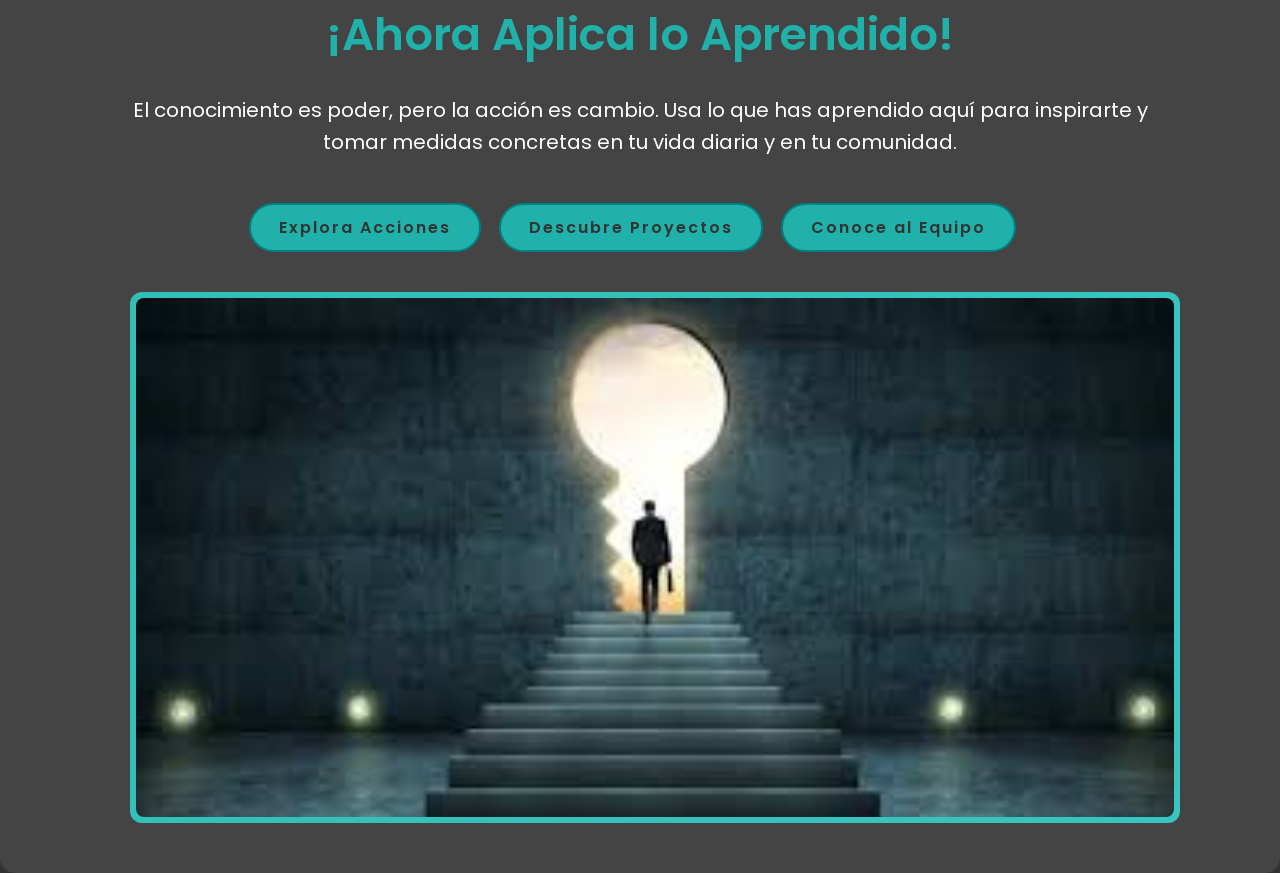
<file: material.html>
<!DOCTYPE html>
<html lang="es">
<head>
    <meta charset="UTF-8" />
    <meta name="viewport" content="width=device-width, initial-scale=1.0" />
    <link rel="stylesheet" href="https://cdnjs.cloudflare.com/ajax/libs/font-awesome/6.5.2/css/all.min.css">
    <link rel="stylesheet" href="Archivos.css/material.css" />
    <title>Material Didáctico - Acción Climática</title>
</head>
<body>
    <header>
        <a href="index.html" class="logo"><img src="Imagenes/logos/materiallogo.png" alt=""><br>Ayudemos<br>Ya! </a>
        <nav>
            <br>
            <a href="acciones.html">Acciones</a>
            <a href="material.html" class="active">Material didáctico</a> <a href="equipo.html">Equipo</a>
            <a href="mas.html">Contactanos</a>
        </nav>
    </header>

    <section class="home" id="home">
        <div class="home-content">
            <h1><span><span class="material-span">Aprende</span> para <span class="material-span">Actuar</span></span></h1>
            <h3 class="typing-text">La base del cambio climático: <span></span></h3>
            <p>
                Entender el <span class="material-span">cambio climático</span> es el primer paso para poder combatirlo. En esta sección encontrarás 
                material didáctico diseñado para explicar de forma clara qué es el <span class="material-span">ODS 13 (Acción por el Clima)</span>, 
                por qué es urgente actuar y qué podemos aprender para tomar mejores decisiones. Explora videos, infografías y guías 
                para fortalecer tu conocimiento y convertirte en un agente de cambio informado.
            </p>
            <a href="#ods13" class="btn">¿Qué es el ODS 13?</a>
            <a href="#recursos" class="btn">Recursos Didácticos</a>
            <a href="#siguientes-pasos" class="btn">Siguientes Pasos</a>
        </div>
    </section>

    <section id="ods13" class="ods-info">
        <h1><span class="material-span">ODS 13:</span> Acción por el Clima</h1>
         <img src="Imagenes/logos/ods.png" alt="Icono ODS 13 Acción por el Clima">
        <p>
            El Objetivo de Desarrollo Sostenible número 13 de las Naciones Unidas es un llamado urgente a <span class="material-span">combatir el cambio climático y sus impactos</span>. 
            No es solo un problema ambiental, sino una amenaza para el desarrollo sostenible, la paz y la seguridad global.
        </p>
        <h2>Metas Principales del ODS 13:</h2>
        <p>
            <span class="material-span">Fortalecer la resiliencia:</span> Ayudar a las comunidades a adaptarse a los desastres relacionados con el clima (sequías, inundaciones, tormentas). <br>
            <span class="material-span">Integrar en políticas:</span> Incorporar medidas sobre cambio climático en las estrategias y planes nacionales. <br>
            <span class="material-span">Mejorar la educación y sensibilización:</span> Aumentar la conciencia y la capacidad de las personas e instituciones para la mitigación, adaptación y alerta temprana. <br>
            <span class="material-span">Implementación y financiación:</span> Movilizar recursos financieros para apoyar a los países en desarrollo en sus acciones climáticas.
        </p>
        <p>
            Entender este objetivo nos ayuda a enfocar nuestras acciones y proyectos hacia las metas globales más importantes.
        </p>
        <a href="https://www.un.org/sustainabledevelopment/es/climate-change-2/" class="resource-link" target="_blank">
            Más sobre el ODS 13 (ONU)
        </a>
    </section>

    <section id="recursos" class="recursos-didacticos">
        <h1>Recursos <span class="material-span">Didácticos</span></h1>

        <div class="accion">
             <h3> Videos Explicativos</h3>
             <div class="contenido">
                <div class="text">
                    <p>
                        Los videos son una excelente manera de entender conceptos complejos de forma visual y dinámica. 
                        Aquí te dejamos algunos ejemplos (puedes encontrar muchos más en canales educativos):
                    </p>
                    <p><strong>¿Qué es el Cambio Climático?</strong> Una introducción clara a las causas y efectos.</p>
                    <p><strong>El Efecto Invernadero Explicado:</strong> Cómo funciona y por qué es un problema ahora.</p>
                     <a href="https://www.youtube.com/results?search_query=explicacion+cambio+climatico+para+jovenes" class="resource-link" target="_blank"><i class="fab fa-youtube"></i> Buscar Videos Educativos</a>
                </div>
            </div>
            <div class="video-container">
                 <iframe width="560" height="315" src="https://www.youtube.com/embed/miEJI0XQiN4?si=EXAMPLE" title="YouTube video player" frameborder="0" allow="accelerometer; autoplay; clipboard-write; encrypted-media; gyroscope; picture-in-picture; web-share" referrerpolicy="strict-origin-when-cross-origin" allowfullscreen></iframe>
            </div>
         </div>

        <div class="accion">
             <h3></i> Infografías Impactantes</h3>
              <div class="video-container">
                 <iframe width="560" height="315" src="https://www.youtube.com/embed/Lo4r6ztCujE?si=vKa2QrXBzU5-aKSW" title="YouTube video player" frameborder="0" allow="accelerometer; autoplay; clipboard-write; encrypted-media; gyroscope; picture-in-picture; web-share" referrerpolicy="strict-origin-when-cross-origin" allowfullscreen></iframe>
            </div>
             <div class="contenido">
                 <div class="text">
                    <p>
                        Las infografías resumen datos y conceptos clave de manera visualmente atractiva y fácil de compartir. 
                        Son ideales para entender rápidamente la magnitud del problema o los puntos clave de una solución.
                    </p>
                     <p>Busca infografías sobre:</p>
                     <ul>
                        <li><span class="material-span">Fuentes de Emisiones de GEI</span></li>
                        <li><span class="material-span">Impactos del Cambio Climático por Región</span></li>
                        <li><span class="material-span">Beneficios de las Energías Renovables</span></li>
                     </ul>
                      <a href="https://www.google.com/search?q=infografia+cambio+climatico+ods+13&tbm=isch" class="resource-link" target="_blank"><i class="fas fa-search"></i> Buscar Infografías</a>
                 </div>
             </div>
         </div>

        <div class="accion">
             <h3> Guías y Artículos para Profundizar</h3>
             <div class="contenido">
                 <div class="text">
                    <p>
                        Para quienes quieren saber más, existen guías detalladas y artículos de fuentes confiables que explican 
                        la ciencia detrás del clima, las políticas necesarias y las soluciones tecnológicas.
                    </p>
                    <p><strong>Fuentes Recomendadas:</strong></p>
                    <ul>
                        <li><span class="material-span">NASA Climate Change:</span> Datos y recursos científicos.</li>
                        <li><span class="material-span">IPCC (Panel Intergubernamental de Expertos sobre el Cambio Climático):</span> Informes de evaluación.</li>
                        <li><span class="material-span">Sitios de ONGs ambientales</span> (WWF, Greenpeace, etc.).</li>
                    </ul>
                   
                </div>
            </div>
              <div class="video-container">
                        <iframe width="560" height="315" src="https://www.youtube.com/embed/7Ur5FBS1bvY?si=o1m-a8syBSXSSLwY" title="YouTube video player" frameborder="0" allow="accelerometer; autoplay; clipboard-write; encrypted-media; gyroscope; picture-in-picture; web-share" referrerpolicy="strict-origin-when-cross-origin" allowfullscreen></iframe>
                 
                    </div>
        </div>
         
        <div class="accion">
             <h3></i> Herramientas Interactivas</h3>
              <div class="video-container">
                        <iframe width="560" height="315" src="https://www.youtube.com/embed/3o6JhEYfr6c?si=hJaECMfPRHMhdy50" title="YouTube video player" frameborder="0" allow="accelerometer; autoplay; clipboard-write; encrypted-media; gyroscope; picture-in-picture; web-share" referrerpolicy="strict-origin-when-cross-origin" allowfullscreen></iframe>
                    </div>
             <div class="contenido">
                 <div class="text">
                    <p>
                        Nada como experimentar para aprender. Usa herramientas interactivas para entender tu propio impacto 
                        y explorar escenarios futuros.
                    </p>
                     <p><strong>Prueba estas herramientas:</strong></p>
                    <ul>
                        <li><span class="material-span">Calculadoras de Huella de Carbono:</span> Mide tu impacto personal (busca una adaptada a México o Latinoamérica).</li>
                        <li><span class="material-span">Simuladores Climáticos:</span> Explora cómo diferentes acciones afectan el clima futuro.</li>
                    </ul>
                    
                 </div>
             </div>
        </div>

    </section>

     <section id="siguientes-pasos" class="siguientes-pasos">
        <h2>¡Ahora <span class="material-span">Aplica</span> lo Aprendido!</h2>
        <p>
            El conocimiento es poder, pero la acción es cambio. Usa lo que has aprendido aquí para 
            inspirarte y tomar medidas concretas en tu vida diaria y en tu comunidad.
        </p>
        <div>
            <a href="acciones.html" class="btn">  Explora Acciones</a>
            <a href="acciones.html" class="btn"> Descubre Proyectos</a> <a href="equipo.html" class="btn"> Conoce al Equipo</a>
        </div>
        <div class="image-border">
            <img src="Imagenes/logos/conocimiento.jpeg" alt="">
        </div>
    </section>


</body>
</html>
</file>
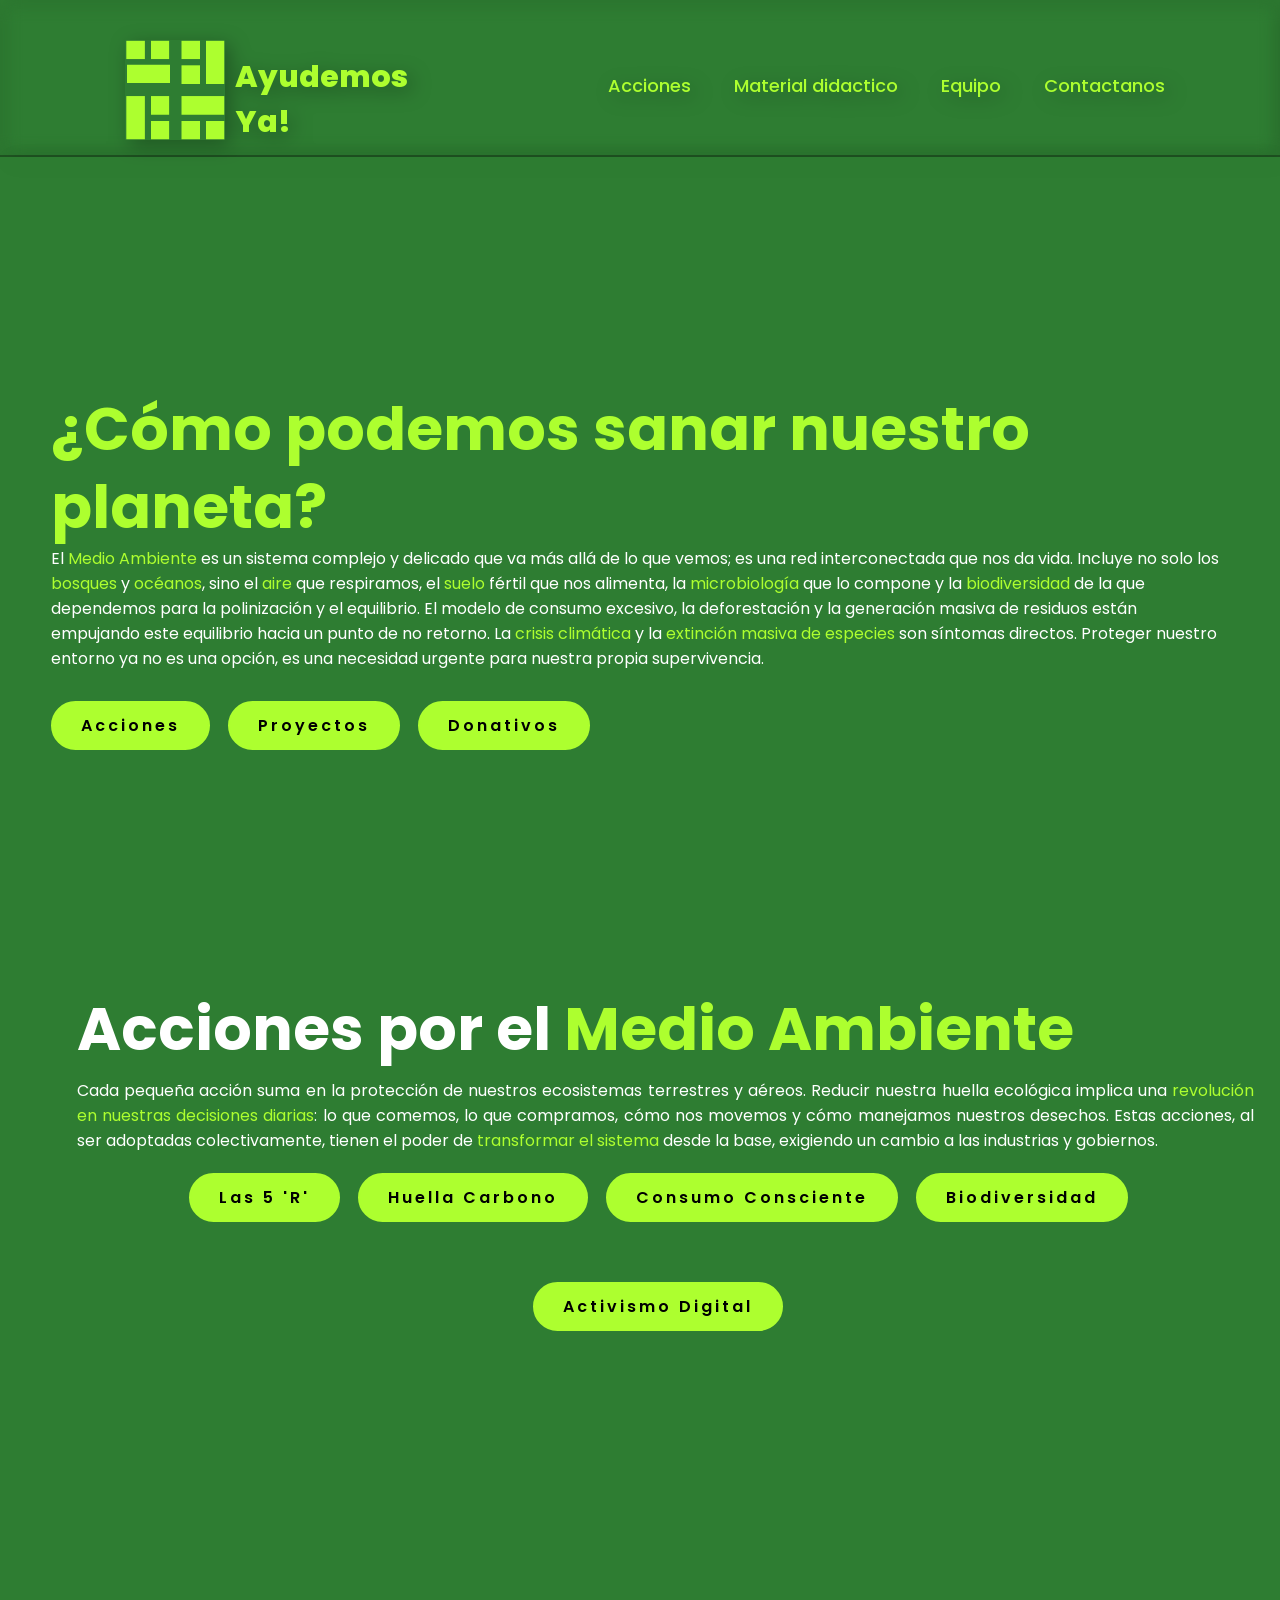
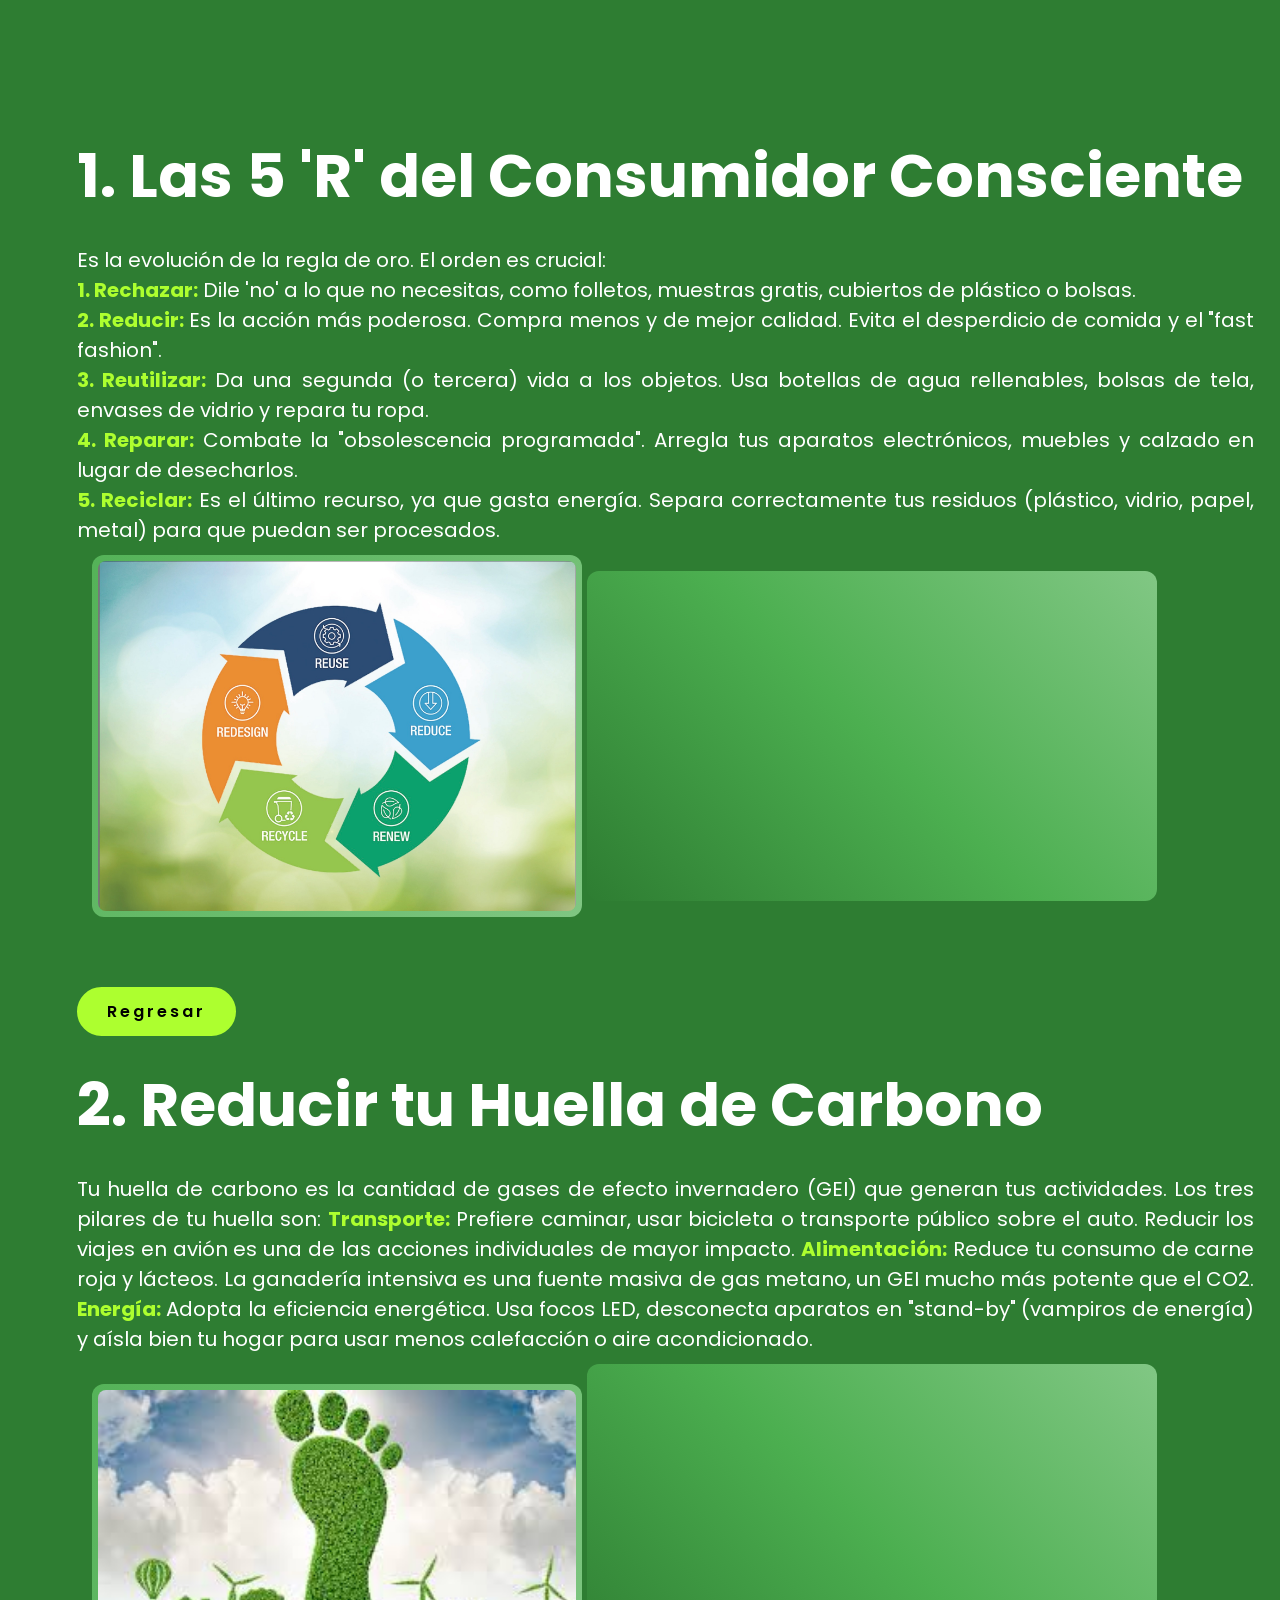
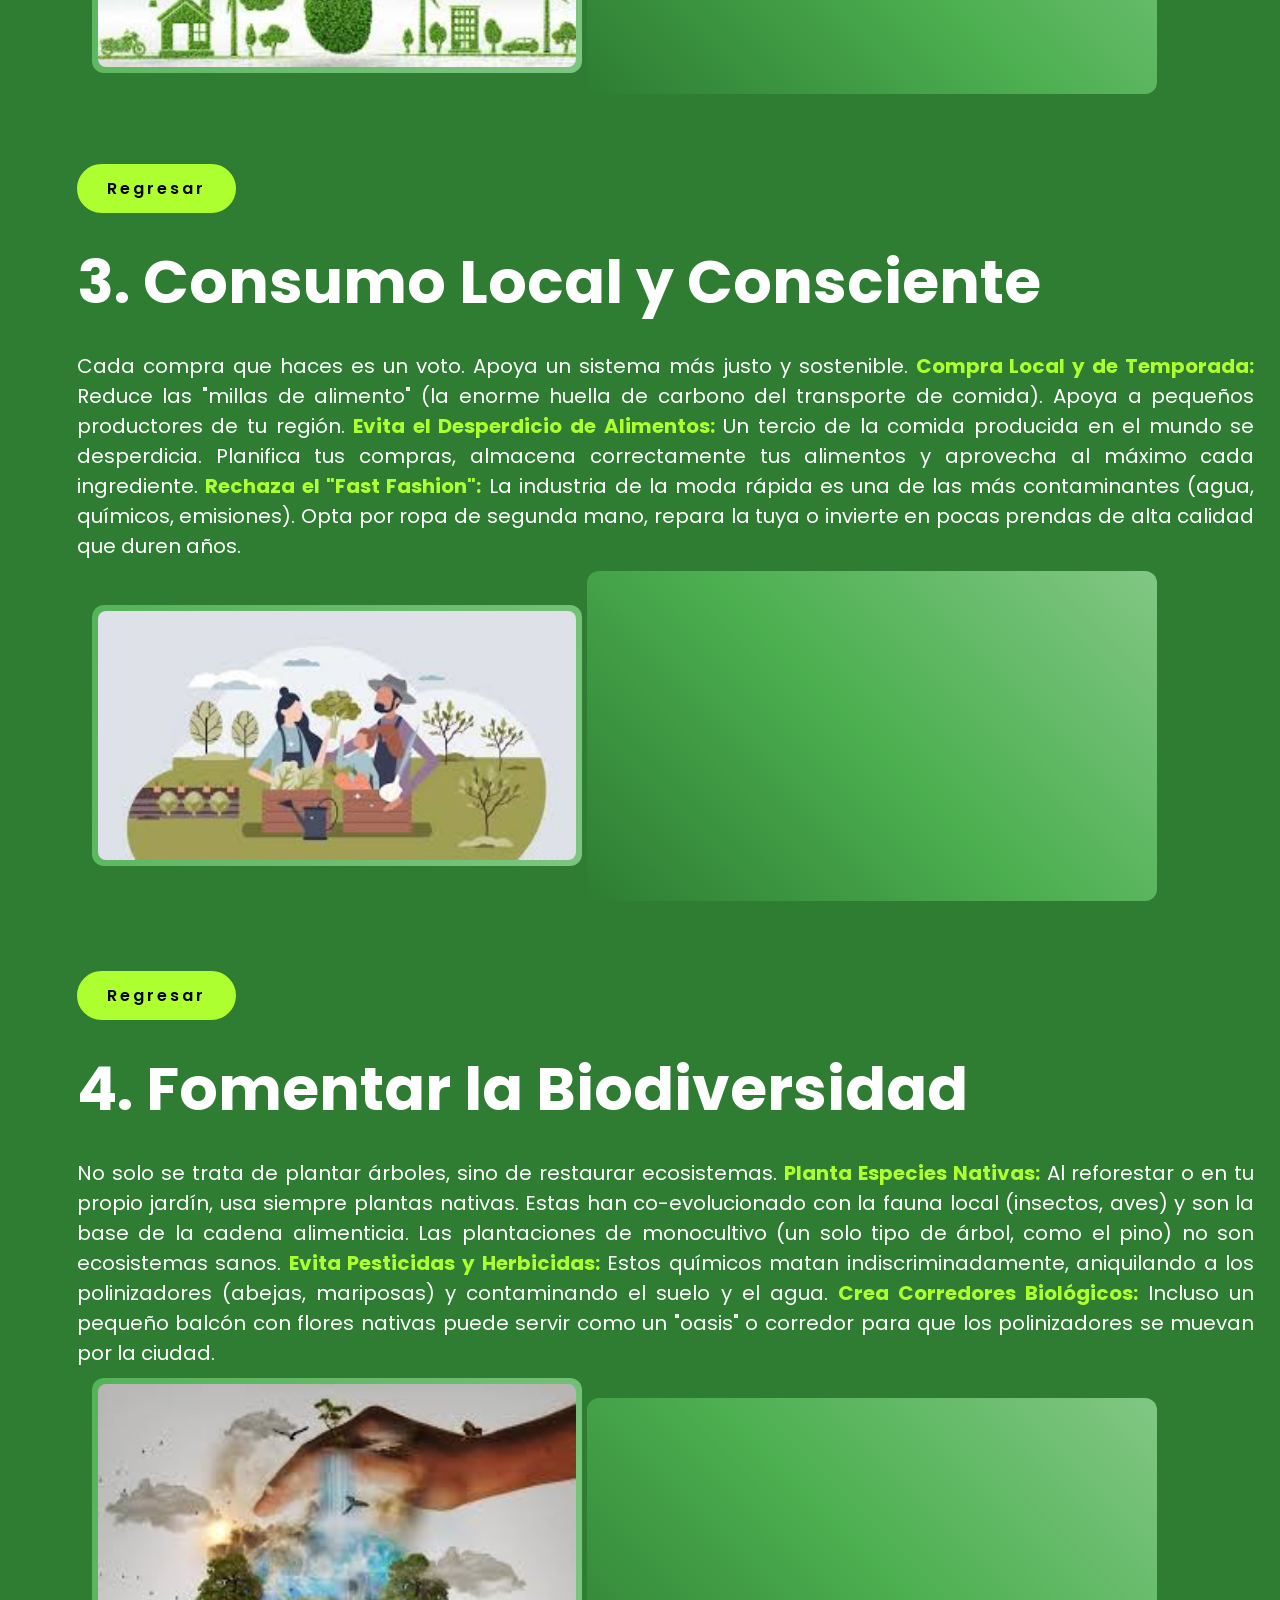
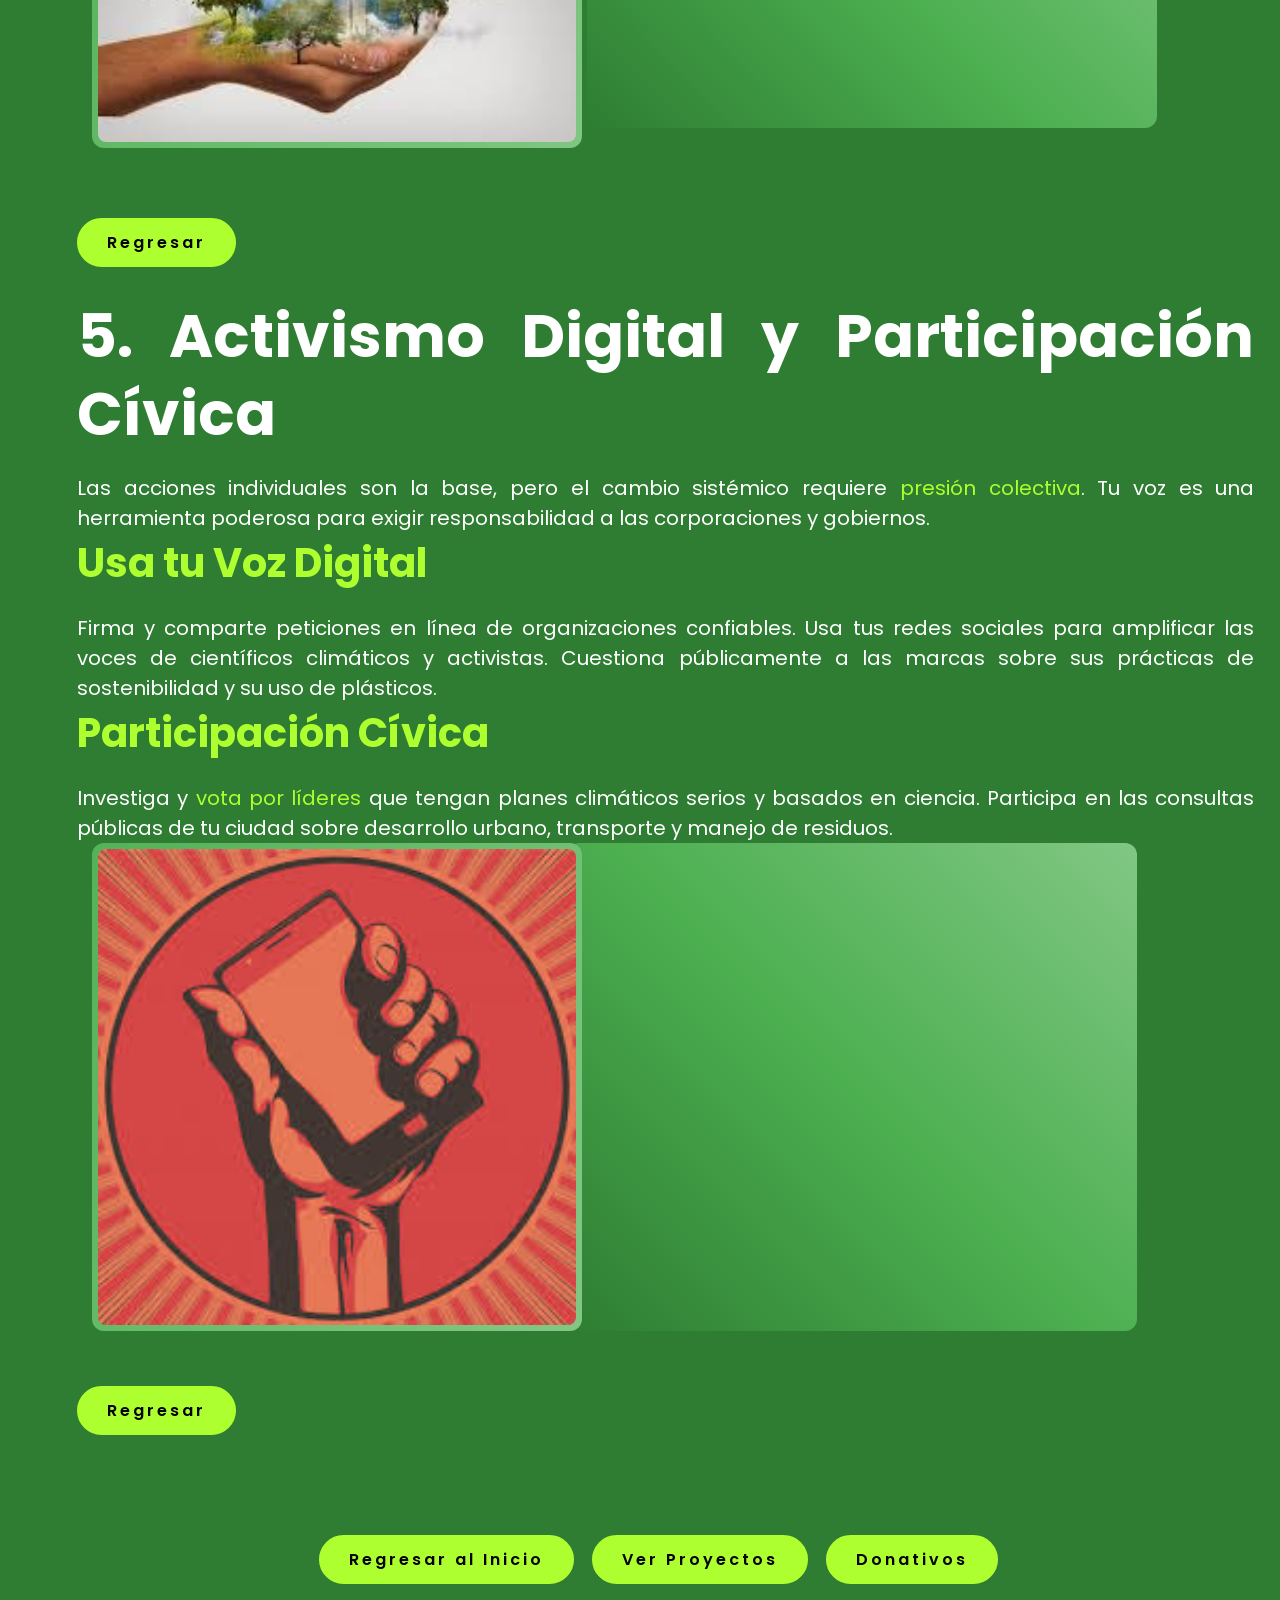
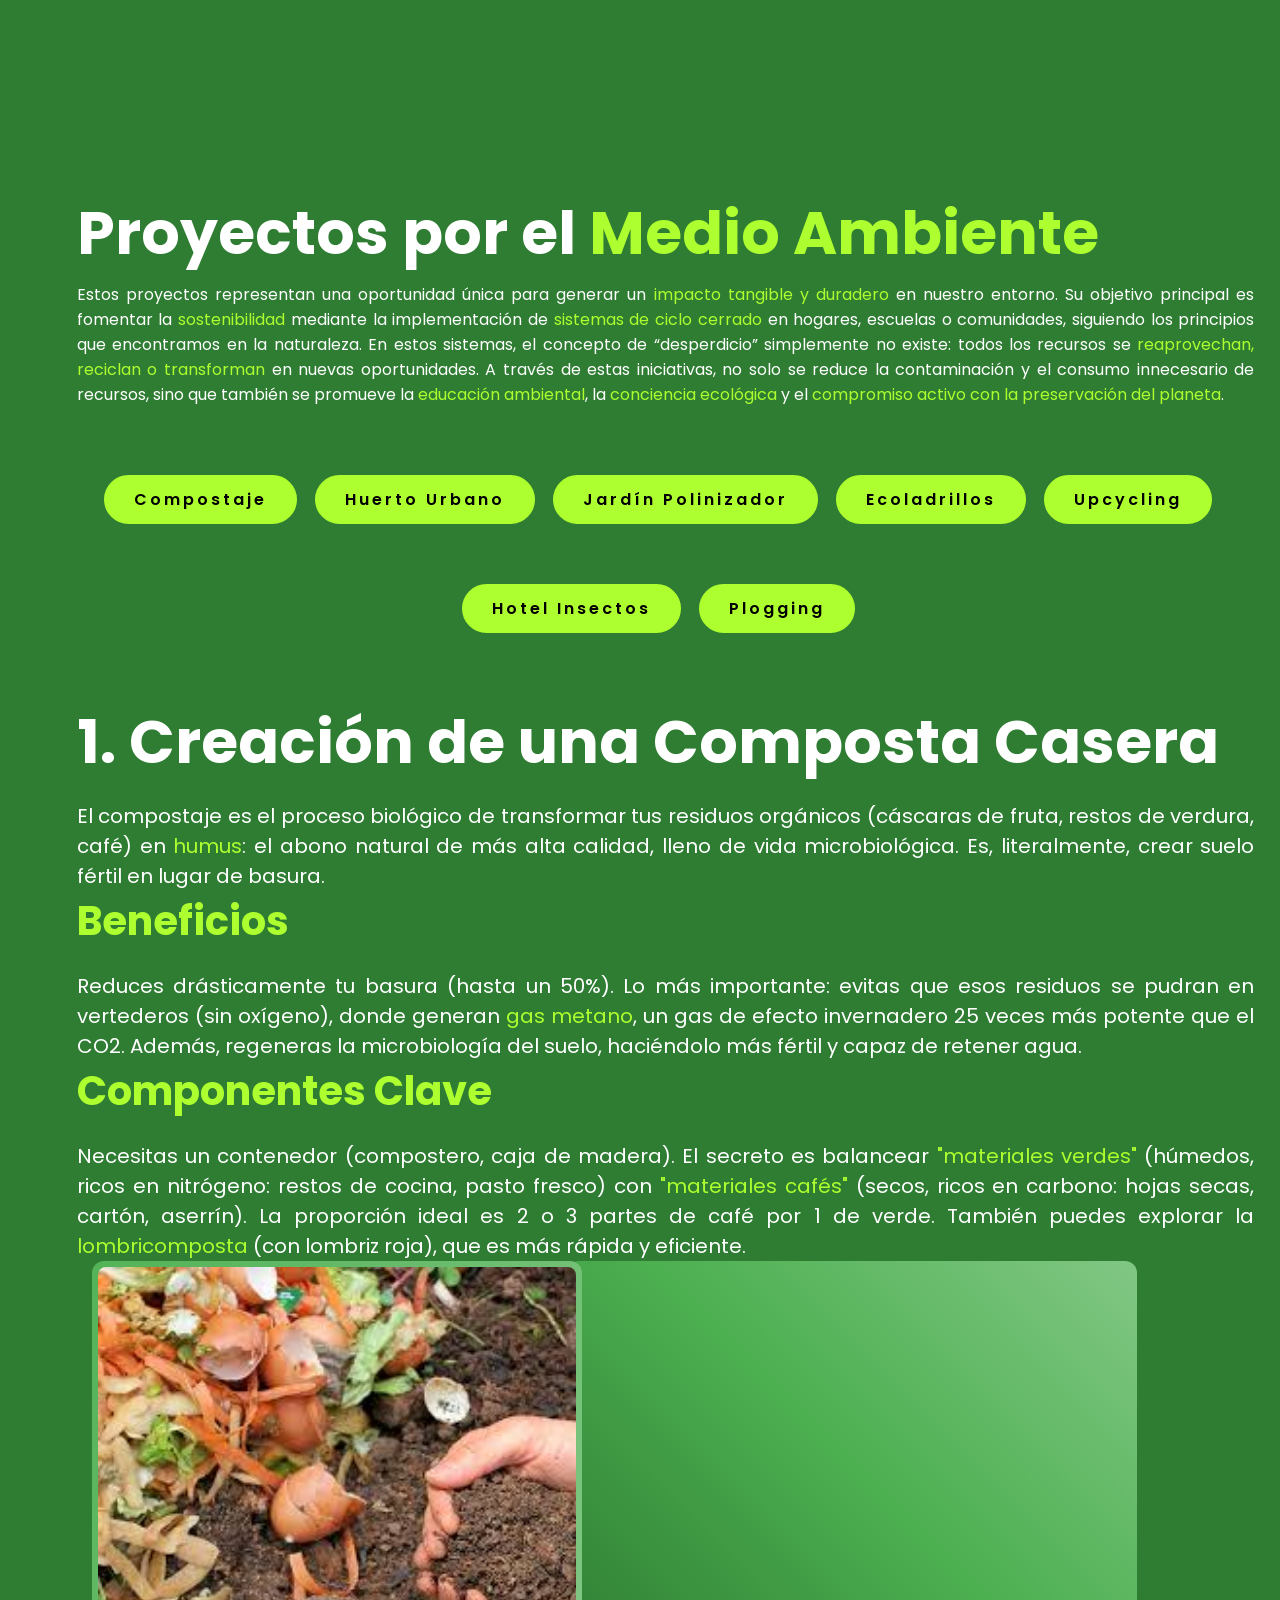
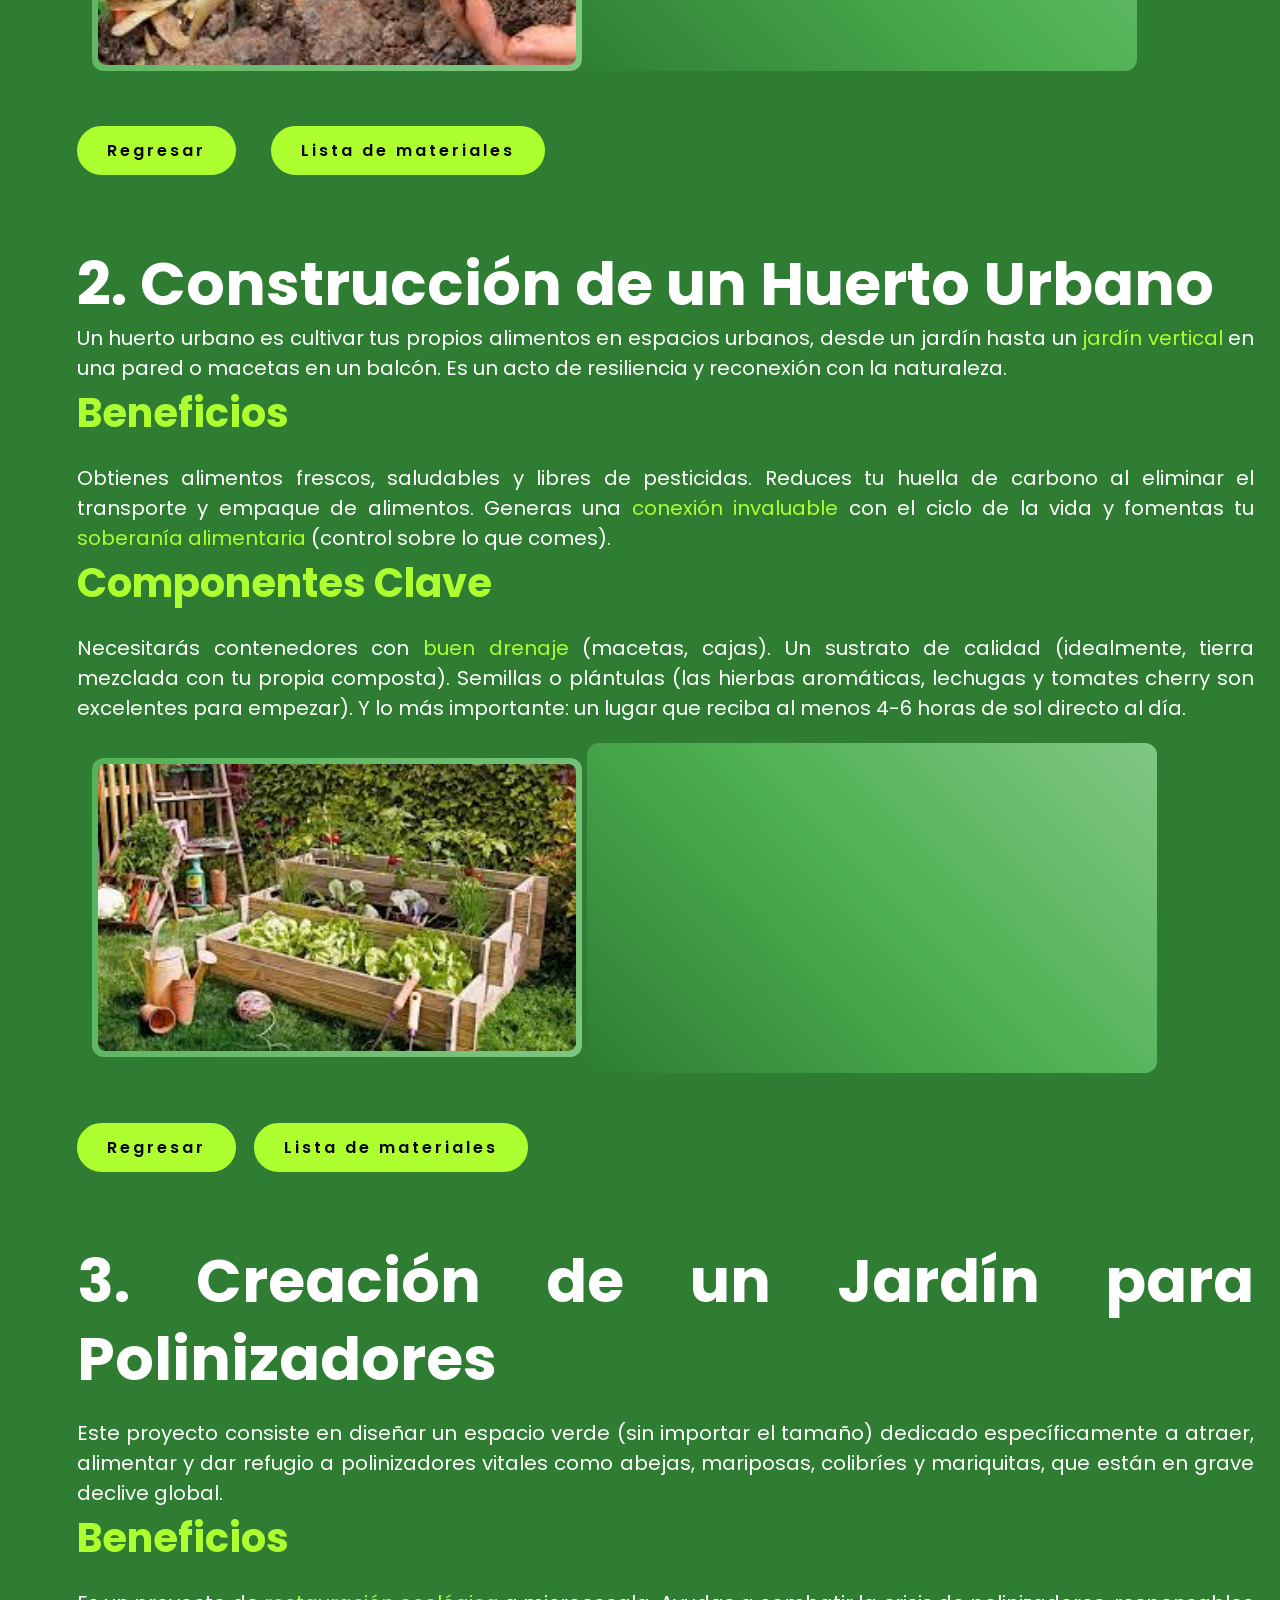
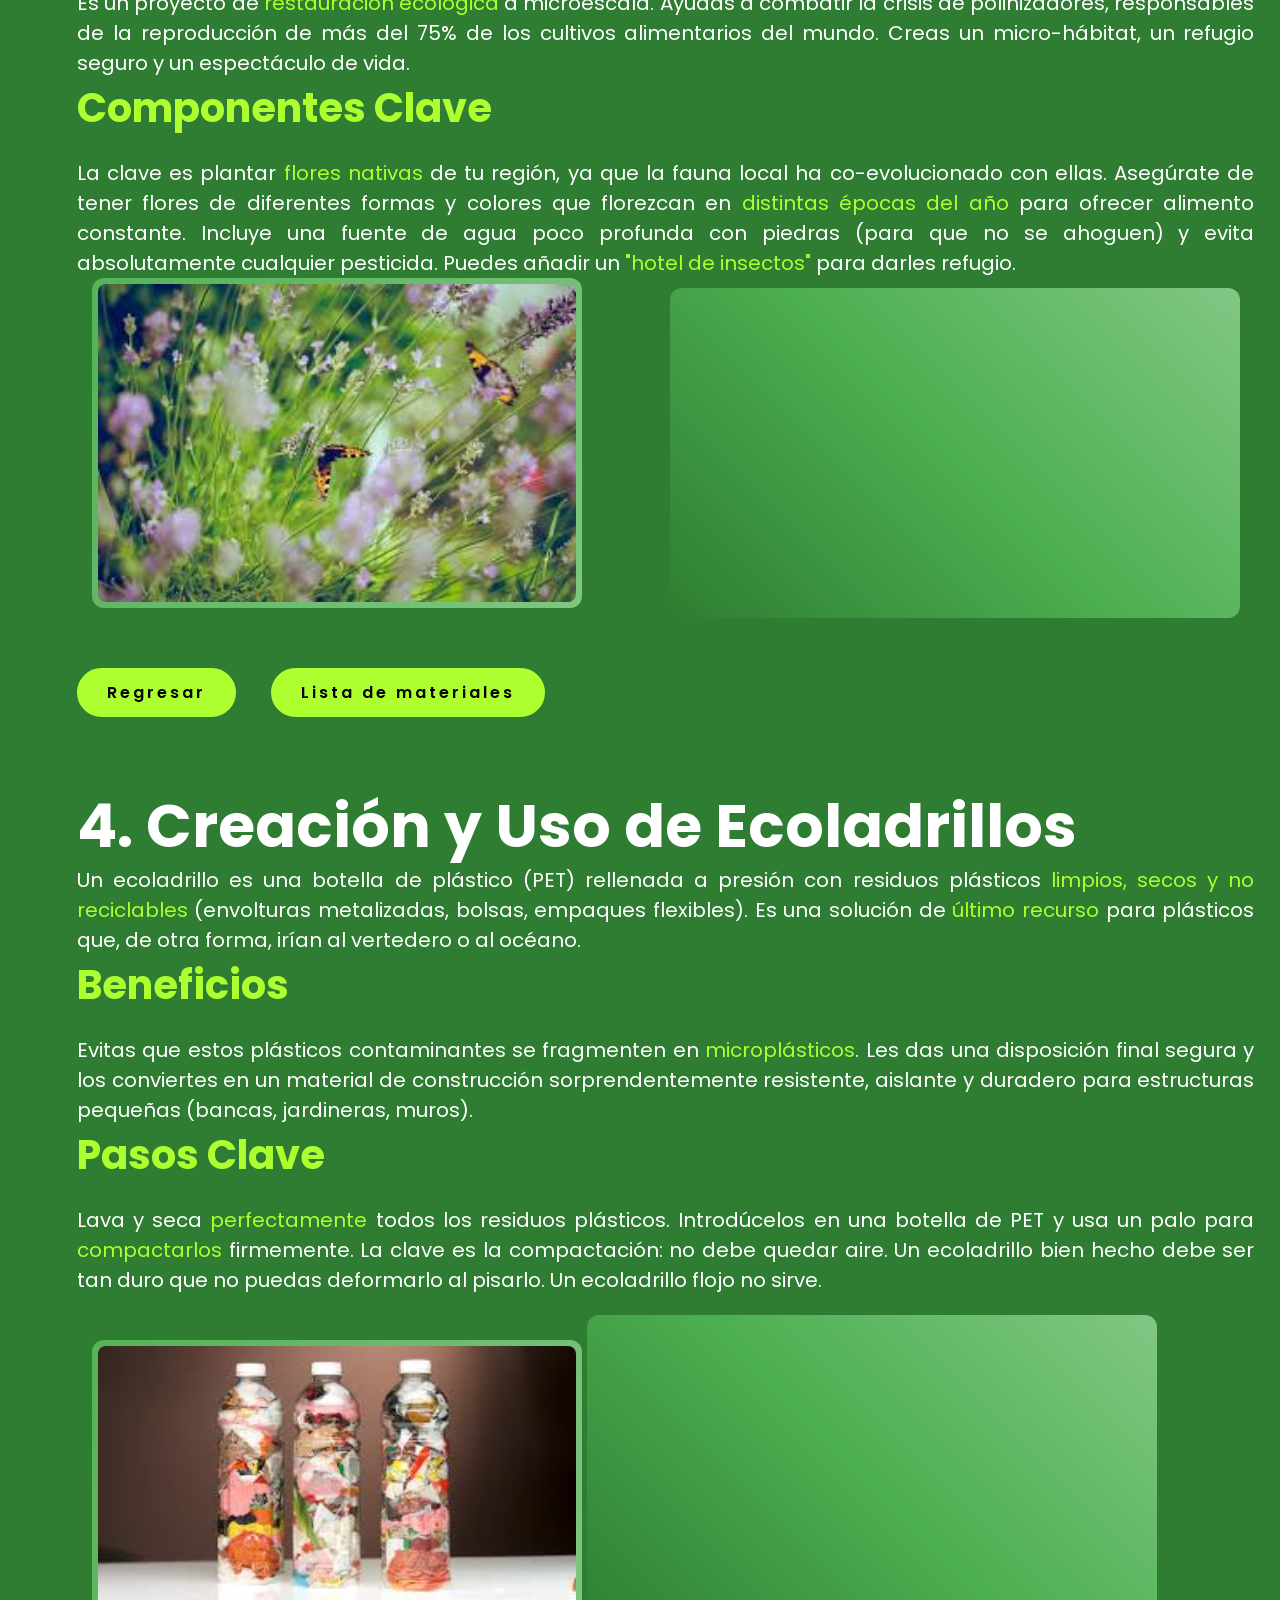
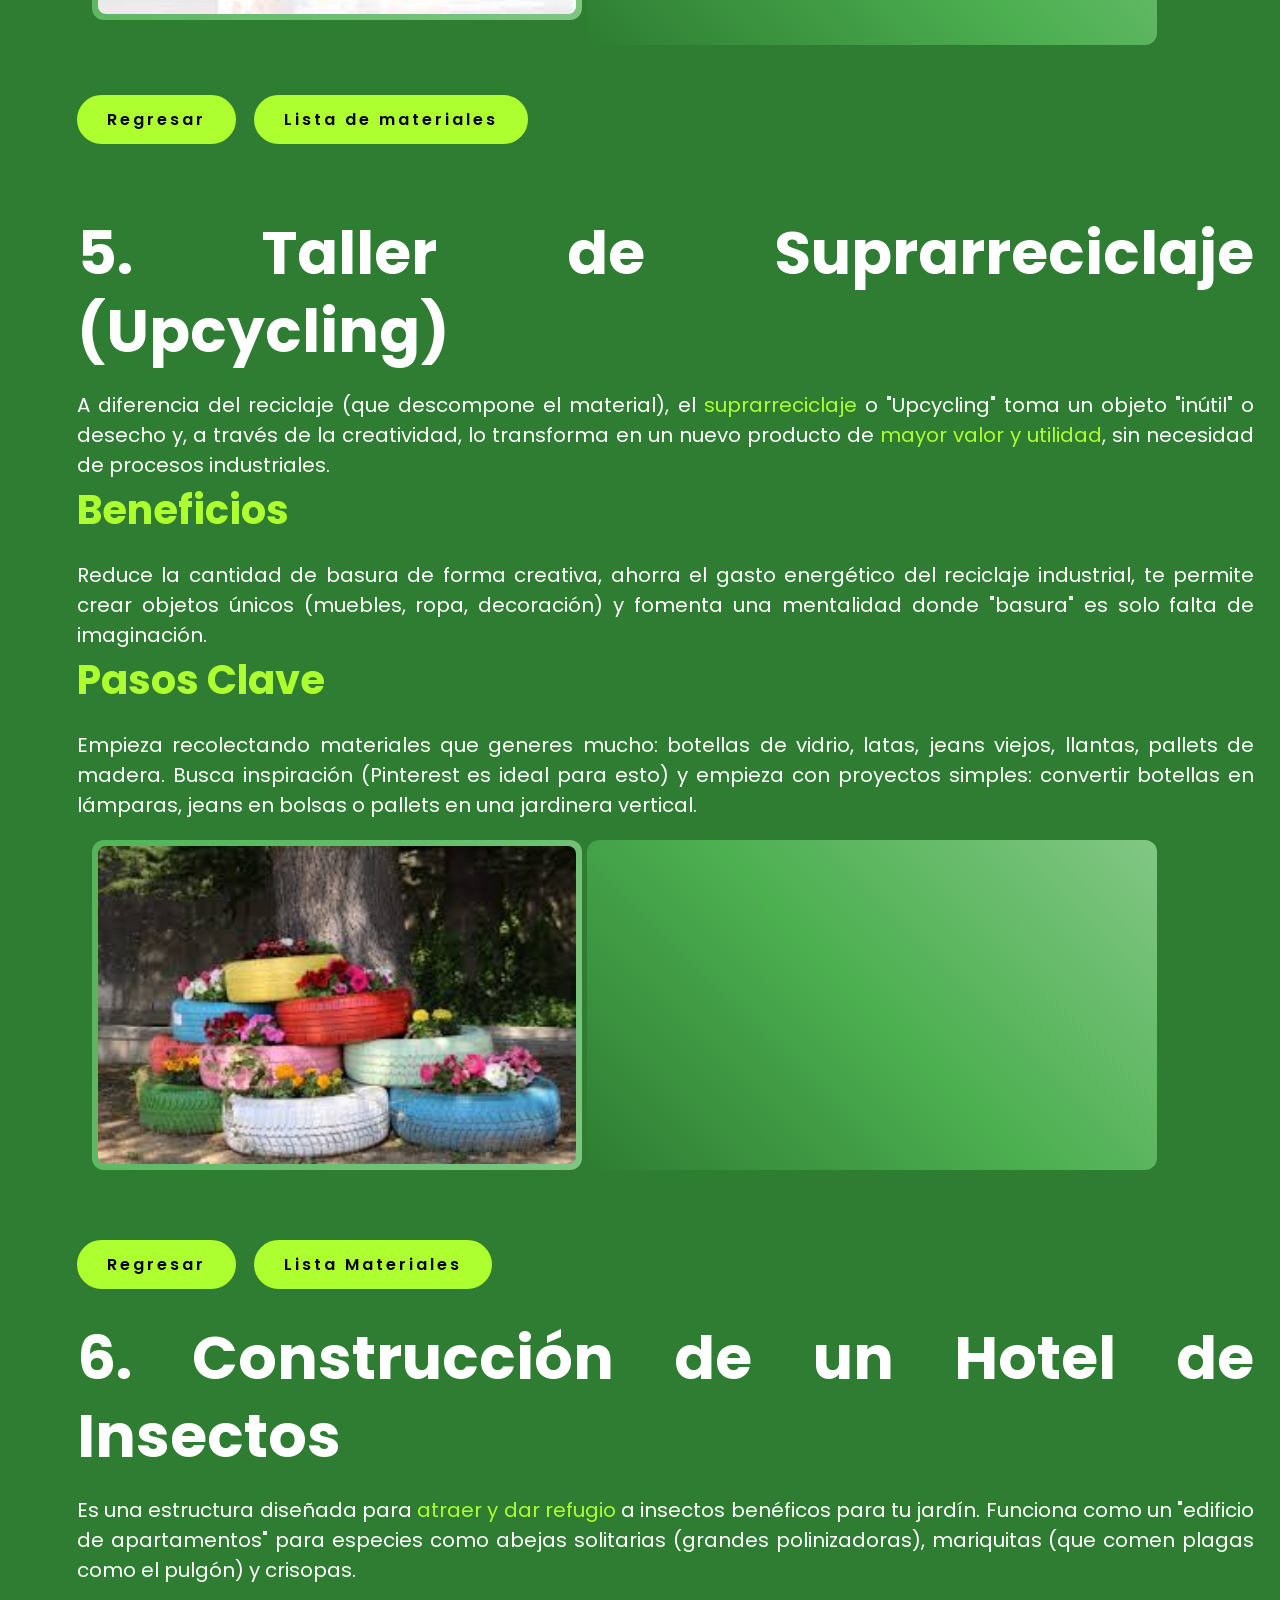
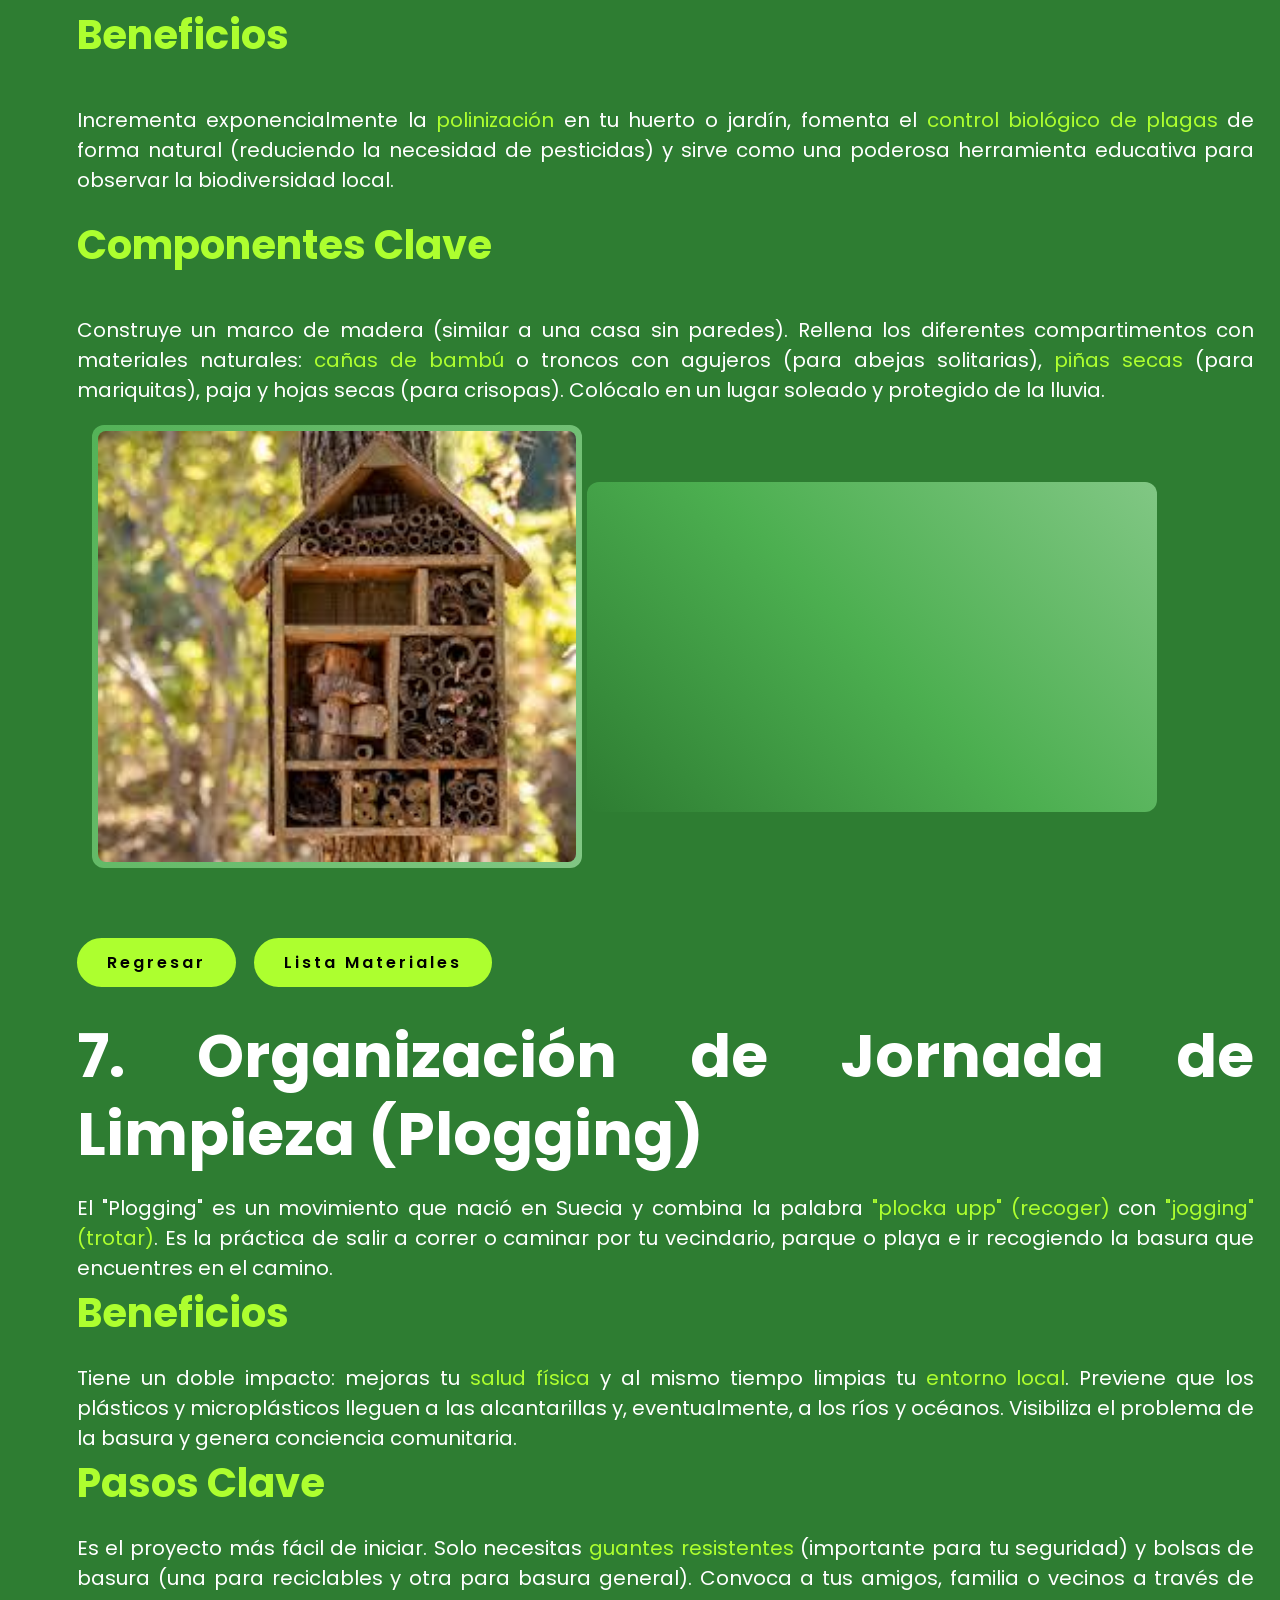
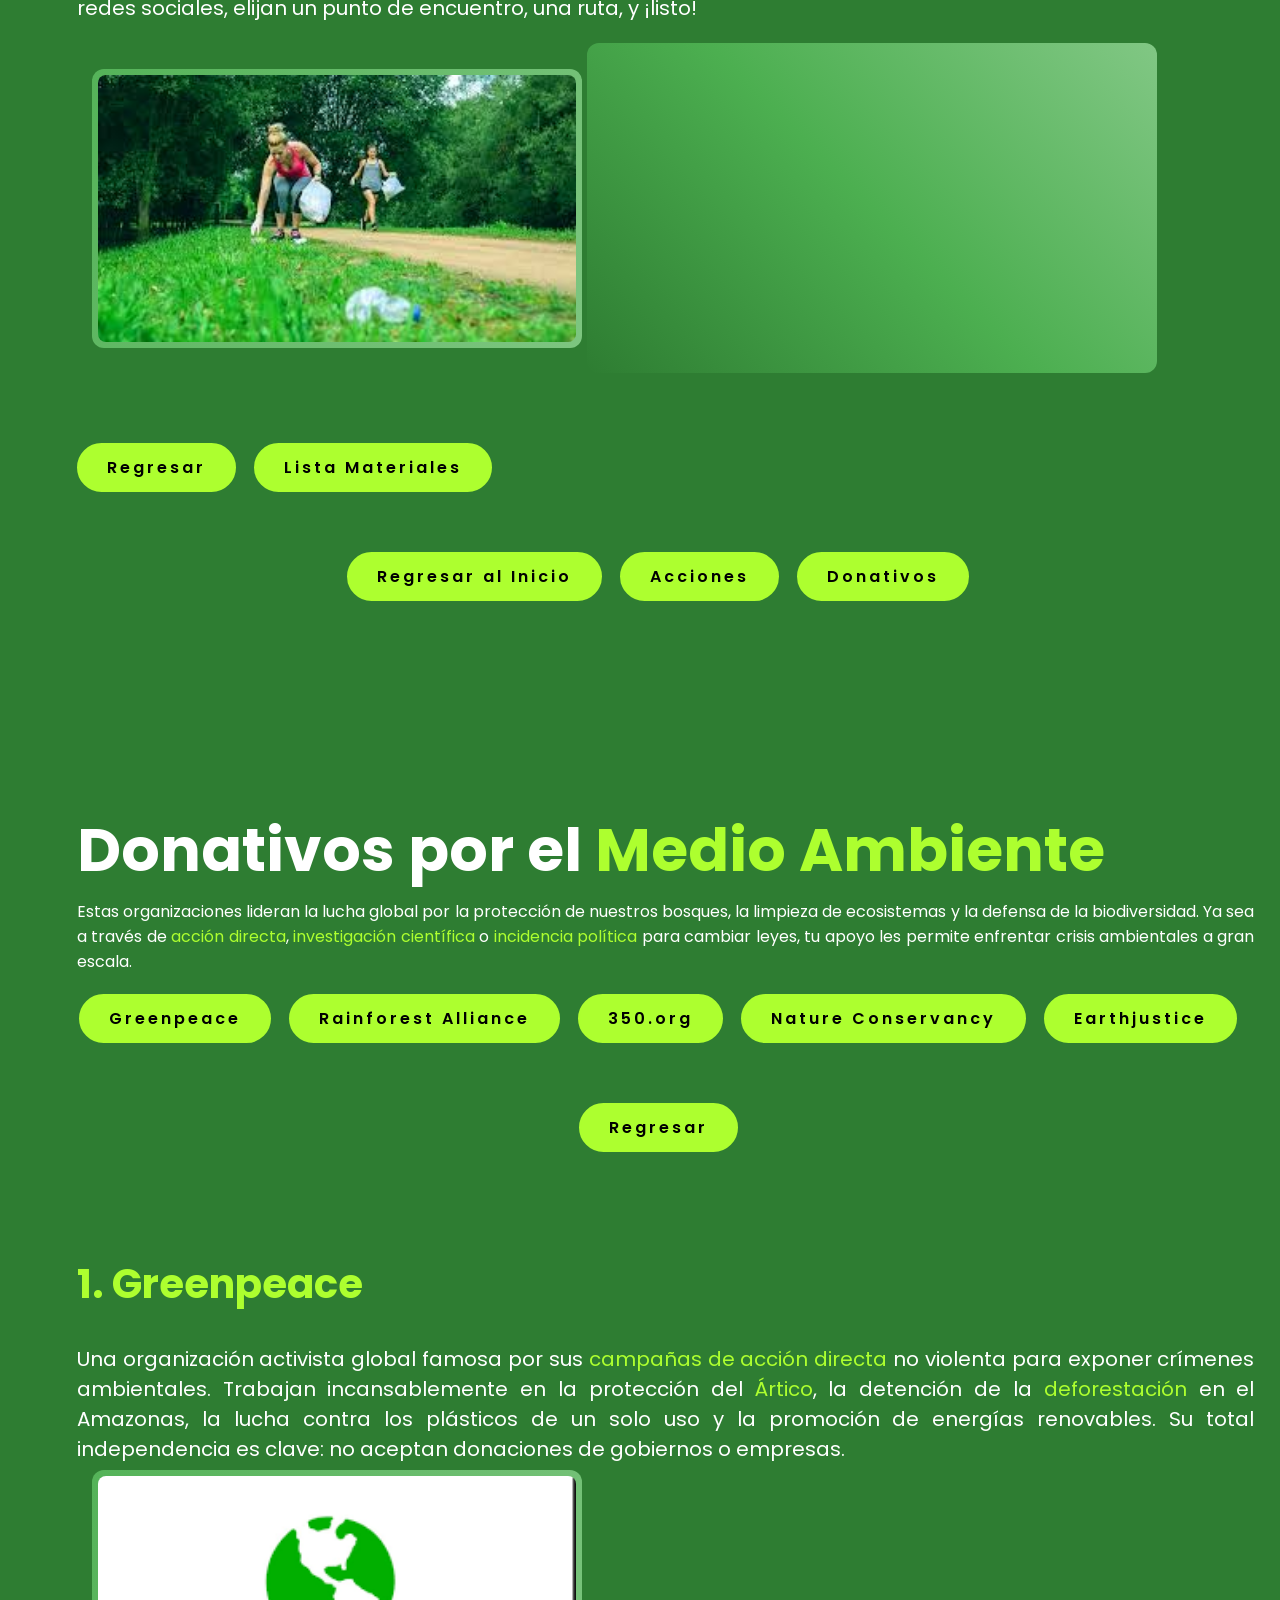
<file: medioambiente.html>
<!DOCTYPE html>
<html lang="es">
<head>
    <meta charset="UTF-8" />
    <meta name="viewport" content="width=device-width, initial-scale=1.0" />
    <link rel="stylesheet" href="Archivos.css/medio.css" />
    <title>Acciones hacia el Medio Ambiente</title>
</head>
<body>
    <header>
        <a href="index.html" class="logo"><img src="Imagenes/logos/logoPrinc.png" alt=""><br>Ayudemos<br>Ya! </a>
        <nav>
            <br>
            <a href="acciones.html">Acciones</a>
            <a href="material.html">Material didactico</a>
            <a href="equipo.html">Equipo</a>
            <a href="mas.html">Contactanos</a>
        </nav>
    </header>

    <section class="home" id="home">
        <div class="home-content">
            <h1><span>¿Cómo podemos sanar nuestro <span class="ambiente-span">planeta</span>?</span></h1>
            <p>
                El <span>Medio Ambiente</span> es un sistema complejo y delicado que va más allá de lo que vemos; es una red interconectada que nos da vida. 
                Incluye no solo los <span class="ambiente-span">bosques</span> y <span class="ambiente-span">océanos</span>, sino el 
                <span class="ambiente-span">aire</span> que respiramos, el <span class="ambiente-span">suelo</span> fértil que nos alimenta, la 
                <span class="ambiente-span">microbiología</span> que lo compone y la <span class="ambiente-span">biodiversidad</span> 
                de la que dependemos para la polinización y el equilibrio. El modelo de consumo excesivo, la deforestación y la generación masiva 
                de residuos están empujando este equilibrio hacia un punto de no retorno. La <span class="ambiente-span">crisis climática</span> 
                y la <span class="ambiente-span">extinción masiva de especies</span> son síntomas directos. Proteger nuestro entorno ya no es una opción, 
                es una necesidad urgente para nuestra propia supervivencia.
            </p>
            <a href="#acciones-ambiente" class="btn">Acciones</a>
            <a href="#proyectos-ambiente" class="btn">Proyectos</a>
            <a href="#donativos-ambiente" class="btn">Donativos</a>
        </div>
    </section>

    <section id="acciones-ambiente" class="acciones-ambiente">
        <h1>Acciones por el <span class="ambiente-span">Medio Ambiente</span></h1>
        <div class="home-content">
            <p>
                Cada pequeña acción suma en la protección de nuestros ecosistemas terrestres y aéreos. Reducir nuestra huella ecológica implica una 
                <span class="ambiente-span">revolución en nuestras decisiones diarias</span>: lo que comemos, lo que compramos, cómo nos movemos y 
                cómo manejamos nuestros desechos. Estas acciones, al ser adoptadas colectivamente, tienen el poder de 
                <span class="ambiente-span">transformar el sistema</span> desde la base, exigiendo un cambio a las industrias y gobiernos.
            </p>
        </div>
        
        <div class="project-nav">
            <div>
            <a href="#acc-5r" class="btn">Las 5 'R'</a>
            <a href="#acc-huella" class="btn">Huella Carbono</a>
            <a href="#acc-consumo" class="btn">Consumo Consciente</a>
            <a href="#acc-reforestar" class="btn">Biodiversidad</a>
            <a href="#acc-activismo" class="btn">Activismo Digital</a>
        </div>
        </div>
        <br><br><br><br><br><br><br><br><br><br><br><br><br><br><br><br><br><br><br><br><br>

        <div class="accion" id="acc-5r">
            <h1>1. Las 5 'R' del Consumidor Consciente</h1>
            <div class="contenido">
                <div class="text">
                    <p>
                        Es la evolución de la regla de oro. El orden es crucial:
                        <b><span class="ambiente-span"><br>1. Rechazar:</span></b> Dile 'no' a lo que no necesitas, como folletos, muestras gratis, cubiertos de plástico o bolsas.
                        <b><span class="ambiente-span"><br>2. Reducir:</span></b> Es la acción más poderosa. Compra menos y de mejor calidad. Evita el desperdicio de comida y el "fast fashion".
                        <b><span class="ambiente-span"><br>3. Reutilizar:</span></b> Da una segunda (o tercera) vida a los objetos. Usa botellas de agua rellenables, bolsas de tela, envases de vidrio y repara tu ropa.
                        <b><span class="ambiente-span"><br>4. Reparar:</span></b> Combate la "obsolescencia programada". Arregla tus aparatos electrónicos, muebles y calzado en lugar de desecharlos.
                        <b><span class="ambiente-span"><br>5. Reciclar:</span></b> Es el último recurso, ya que gasta energía. Separa correctamente tus residuos (plástico, vidrio, papel, metal) para que puedan ser procesados.
                    </p>
                </div>
            </div>
            <div class="imagen-border">
                <img src="Imagenes/ambiente/5r.jpg" alt="Símbolo de reciclaje con las 5R">
            </div>
            <div style="padding: 5px; background: linear-gradient(45deg, #2E7D32, #4CAF50, #81C784); border-radius: 12px; display: inline-block;">
                <iframe width="560" height="315" src="https://www.youtube.com/embed/Ljj5hULI76Q?si=KMPXavJT6zUah7go" title="YouTube video player" frameborder="0" allow="accelerometer; autoplay; clipboard-write; encrypted-media; gyroscope; picture-in-picture; web-share" referrerpolicy="strict-origin-when-cross-origin" allowfullscreen></iframe>
            </div>
        </div>
        <a href="#acciones-ambiente" class="btn">Regresar</a>

        <div class="accion" id="acc-huella">
            <h1>2. Reducir tu Huella de Carbono</h1>
            
            <div class="contenido">
                <div class="text">
                    <p>
                        Tu huella de carbono es la cantidad de gases de efecto invernadero (GEI) que generan tus actividades. Los tres pilares de tu huella son:
                        <b><span class="ambiente-span">Transporte:</span></b> Prefiere caminar, usar bicicleta o transporte público sobre el auto. Reducir los viajes en avión es una de las acciones individuales de mayor impacto.
                        <b><span class="ambiente-span">Alimentación:</span></b> Reduce tu consumo de carne roja y lácteos. La ganadería intensiva es una fuente masiva de gas metano, un GEI mucho más potente que el CO2.
                        <b><span class="ambiente-span">Energía:</span></b> Adopta la eficiencia energética. Usa focos LED, desconecta aparatos en "stand-by" (vampiros de energía) y aísla bien tu hogar para usar menos calefacción o aire acondicionado.
                    </p>
                </div>
            </div>
            <div class="imagen-border">
                <img src="Imagenes/ambiente/huella-carbono.jpeg" alt="Persona en bicicleta reduciendo su huella de carbono">
            </div>
            <div style="padding: 5px; background: linear-gradient(45deg, #2E7D32, #4CAF50, #81C784); border-radius: 12px; display: inline-block;">
                <iframe width="560" height="315" src="https://www.youtube.com/embed/3mJog1DXZ3s?si=Xk-WE4EgVAMT4Enw" title="YouTube video player" frameborder="0" allow="accelerometer; autoplay; clipboard-write; encrypted-media; gyroscope; picture-in-picture; web-share" referrerpolicy="strict-origin-when-cross-origin" allowfullscreen></iframe>
            </div>
        </div>
        <a href="#acciones-ambiente" class="btn">Regresar</a>

        <div class="accion" 
        id="acc-consumo">
            
             <h1>3. Consumo Local y Consciente</h1>
            <div class="contenido">
                <div class="text">
                    <p>
                        Cada compra que haces es un voto. Apoya un sistema más justo y sostenible.
                        <b><span class="ambiente-span">Compra Local y de Temporada:</span></b> Reduce las "millas de alimento" (la enorme huella de carbono del transporte de comida). Apoya a pequeños productores de tu región.
                        <b><span class="ambiente-span">Evita el Desperdicio de Alimentos:</span></b> Un tercio de la comida producida en el mundo se desperdicia. Planifica tus compras, almacena correctamente tus alimentos y aprovecha al máximo cada ingrediente.
                        <b><span class="ambiente-span">Rechaza el "Fast Fashion":</span></b> La industria de la moda rápida es una de las más contaminantes (agua, químicos, emisiones). Opta por ropa de segunda mano, repara la tuya o invierte en pocas prendas de alta calidad que duren años.
                    </p>
                </div>
            </div>
            <div class="imagen-border">
                <img src="Imagenes/ambiente/sostenible.jpeg" alt="Persona en bicicleta reduciendo su huella de carbono">
            </div>
            <div style="padding: 5px; background: linear-gradient(45deg, #2E7D32, #4CAF50, #81C784); border-radius: 12px; display: inline-block;">
                <iframe width="560" height="315" src="https://www.youtube.com/embed/5vBd3jDjeMY?si=6zKBXpu792QCCK2j" title="YouTube video player" frameborder="0" allow="accelerometer; autoplay; clipboard-write; encrypted-media; gyroscope; picture-in-picture; web-share" referrerpolicy="strict-origin-when-cross-origin" allowfullscreen></iframe>
            </div>
        </div>
        <a href="#acciones-ambiente" class="btn">Regresar</a>

        <div class="accion" id="acc-reforestar">
             <h1>4. Fomentar la Biodiversidad</h1>
            <div class="contenido">
                <div class="text">
                    <p>
                        No solo se trata de plantar árboles, sino de restaurar ecosistemas.
                        <b><span class="ambiente-span">Planta Especies Nativas:</span></b> Al reforestar o en tu propio jardín, usa siempre plantas nativas. Estas han co-evolucionado con la fauna local (insectos, aves) y son la base de la cadena alimenticia. Las plantaciones de monocultivo (un solo tipo de árbol, como el pino) no son ecosistemas sanos.
                        <b><span class="ambiente-span">Evita Pesticidas y Herbicidas:</span></b> Estos químicos matan indiscriminadamente, aniquilando a los polinizadores (abejas, mariposas) y contaminando el suelo y el agua.
                        <b><span class="ambiente-span">Crea Corredores Biológicos:</span></b> Incluso un pequeño balcón con flores nativas puede servir como un "oasis" o corredor para que los polinizadores se muevan por la ciudad.
                    </p>
                </div>
            </div>
            <div class="imagen-border">
                <img src="Imagenes/ambiente/biiodiversidad.jpeg" alt="Persona en bicicleta reduciendo su huella de carbono">
            </div>
            <div style="padding: 5px; background: linear-gradient(45deg, #2E7D32, #4CAF50, #81C784); border-radius: 12px; display: inline-block;">
                <iframe width="560" height="315" src="https://www.youtube.com/embed/-eey5i0657c?si=xrrWUvvtArBRVstf" title="YouTube video player" frameborder="0" allow="accelerometer; autoplay; clipboard-write; encrypted-media; gyroscope; picture-in-picture; web-share" referrerpolicy="strict-origin-when-cross-origin" allowfullscreen></iframe>
            </div>
        </div>
        <a href="#acciones-ambiente" class="btn">Regresar</a>
        <div class="#">
        <div class="accion" id="acc-activismo">
             <h1>5. Activismo Digital y Participación Cívica</h1>
            <div class="contenido">
                <div class="#">
                    <p>
                        Las acciones individuales son la base, pero el cambio sistémico requiere <span class="ambiente-span">presión colectiva</span>. 
                        Tu voz es una herramienta poderosa para exigir responsabilidad a las corporaciones y gobiernos.
                    </p>
                    <h3>Usa tu Voz Digital</h3>
                    <p>
                        Firma y comparte peticiones en línea de organizaciones confiables. Usa tus redes sociales para 
                        amplificar las voces de científicos climáticos y activistas. Cuestiona públicamente a las marcas 
                        sobre sus prácticas de sostenibilidad y su uso de plásticos.
                    </p>
                    <h3>Participación Cívica</h3>
                    <p>
                        Investiga y <span class="ambiente-span">vota por líderes</span> que tengan planes climáticos serios y basados en ciencia. 
                        Participa en las consultas públicas de tu ciudad sobre desarrollo urbano, transporte y manejo de residuos.
                    </p>
                </div>
                <div class="imagenes">

                    <div class="imagen-border">
                        <img src="Imagenes/ambiente/activismo.jpeg" alt="Persona firmando una petición en línea por el clima">
                    </div>
                    <div style="padding: 5px; background: linear-gradient(45deg, #2E7D32, #4CAF50, #81C784); border-radius: 12px; display: inline-block;">
                    <iframe width="560" height="315" src="https://www.youtube.com/embed/ejIV-rDWZXk?si=57uI6SkdTbLyfC1V" title="YouTube video player" frameborder="0" allow="accelerometer; autoplay; clipboard-write; encrypted-media; gyroscope; picture-in-picture; web-share" referrerpolicy="strict-origin-when-cross-origin" allowfullscreen></iframe>
                </div>
                </div>
            </div>
             <a href="#acciones-ambiente" class="btn">Regresar</a>
        </div>
        <div class="project-nav">

            <a href="#home" class="btn">Regresar al Inicio</a>
            <a href="#proyectos-ambiente" class="btn">Ver Proyectos</a>
            <a href="#donativos-ambiente" class="btn">Donativos</a>
        </div>
        </div>
    </section>

    <section id="proyectos-ambiente" class="proyectos-ambiente">
    <h1>Proyectos por el <span class="ambiente-span">Medio Ambiente</span></h1>
        <div class="home-content">
            <p>
                Estos proyectos representan una oportunidad única para generar un <span class="ambiente-span">impacto tangible y duradero</span> en nuestro entorno. 
                Su objetivo principal es fomentar la <span class="ambiente-span">sostenibilidad</span> mediante la implementación de <span class="ambiente-span">sistemas de ciclo cerrado</span> en hogares, escuelas o comunidades, siguiendo los principios que encontramos en la naturaleza. 
                En estos sistemas, el concepto de “desperdicio” simplemente no existe: todos los recursos se <span class="ambiente-span">reaprovechan, reciclan o transforman</span> en nuevas oportunidades. 
                A través de estas iniciativas, no solo se reduce la contaminación y el consumo innecesario de recursos, sino que también se promueve la <span class="ambiente-span">educación ambiental</span>, la <span class="ambiente-span">conciencia ecológica</span> y el <span class="ambiente-span">compromiso activo con la preservación del planeta</span>.
            </p>
        </div>

        <br><br><br>

        <div class="project-nav">
            <a href="#pro-composta" class="btn">Compostaje</a>
            <a href="#pro-huerto" class="btn">Huerto Urbano</a>
            <a href="#pro-polinizador" class="btn">Jardín Polinizador</a>
            <a href="#pro-ecoladrillos" class="btn">Ecoladrillos</a>
            <a href="#pro-upcycling" class="btn">Upcycling</a>
            <a href="#pro-hotel" class="btn">Hotel Insectos</a>
            <a href="#pro-plogging" class="btn">Plogging</a>
        </div>

        <div class="accion" id="pro-composta">
            <h1>1. Creación de una Composta Casera</h1>
            <div>
                <p>
                    El compostaje es el proceso biológico de transformar tus residuos orgánicos (cáscaras de fruta, restos de verdura, café) 
                    en <span class="ambiente-span">humus</span>: el abono natural de más alta calidad, lleno de vida microbiológica. Es, literalmente, 
                    crear suelo fértil en lugar de basura.
                </p>
                <h3>Beneficios</h3>
                <p>
                    Reduces drásticamente tu basura (hasta un 50%). Lo más importante: evitas que esos residuos se pudran en vertederos 
                    (sin oxígeno), donde generan <span class="ambiente-span">gas metano</span>, un gas de efecto invernadero 25 veces más potente 
                    que el CO2. Además, regeneras la microbiología del suelo, haciéndolo más fértil y capaz de retener agua.
                </p>
                <h3>Componentes Clave</h3>
                <p>
                    Necesitas un contenedor (compostero, caja de madera). El secreto es balancear <span class="ambiente-span">"materiales verdes"</span> 
                    (húmedos, ricos en nitrógeno: restos de cocina, pasto fresco) con <span class="ambiente-span">"materiales cafés"</span> 
                    (secos, ricos en carbono: hojas secas, cartón, aserrín). La proporción ideal es 2 o 3 partes de café por 1 de verde. 
                    También puedes explorar la <span class="ambiente-span">lombricomposta</span> (con lombriz roja), que es más rápida y eficiente.
                </p>
                <div class="imagenes">
                    <div class="imagen-border">
                        <img src="Imagenes/ambiente/composta.jpeg" alt="Compostero casero">
                    </div>
                    <div style="padding: 5px; background: linear-gradient(45deg, #2E7D32, #4CAF50, #81C784); border-radius: 12px; display: inline-block;">
                        <iframe width="560" height="315" src="https://www.youtube.com/embed/CcyGKByAwBA?si=Xivos75oUHblBhdt" title="YouTube video player" frameborder="0" allow="accelerometer; autoplay; clipboard-write; encrypted-media; gyroscope; picture-in-picture; web-share" referrerpolicy="strict-origin-when-cross-origin" allowfullscreen></iframe>
                    </div>
                </div>
            </div>
            <a href="#proyectos-ambiente" class="btn">Regresar</a>
            <a href="#" class="btn">Lista de materiales</a>
        </div>

        <div class="accion" id="pro-huerto">
            <div>
                <h1>2. Construcción de un Huerto Urbano</h1>
                <div class="text">
                    <p>
                        Un huerto urbano es cultivar tus propios alimentos en espacios urbanos, desde un jardín hasta un 
                        <span class="ambiente-span">jardín vertical</span> en una pared o macetas en un balcón. Es un acto 
                        de resiliencia y reconexión con la naturaleza.
                    </p>
                    <h3>Beneficios</h3>
                    <p>
                        Obtienes alimentos frescos, saludables y libres de pesticidas. Reduces tu huella de carbono al 
                        eliminar el transporte y empaque de alimentos. Generas una <span class="ambiente-span">conexión invaluable</span> 
                        con el ciclo de la vida y fomentas tu <span class="ambiente-span">soberanía alimentaria</span> (control sobre lo que comes).
                    </p>
                    <h3>Componentes Clave</h3>
                    <p>
                        Necesitarás contenedores con <span class="ambiente-span">buen drenaje</span> (macetas, cajas). 
                        Un sustrato de calidad (idealmente, tierra mezclada con tu propia composta). 
                        Semillas o plántulas (las hierbas aromáticas, lechugas y tomates cherry son excelentes para empezar). 
                        Y lo más importante: un lugar que reciba al menos 4-6 horas de sol directo al día.
                    </p>
                </div>
            </div>
            <div class="imagen-border">
                <img src="Imagenes/ambiente/huerto.jpeg" alt="Huerto urbano en cajas de madera">
            </div>
            <div style="padding: 5px; background: linear-gradient(45deg, #2E7D32, #4CAF50, #81C784); border-radius: 12px; display: inline-block;">
                <iframe width="560" height="315" src="https://www.youtube.com/embed/63ldyBX8s5w?si=3Gs9lHeAbvaSxD5w" title="YouTube video player" frameborder="0" allow="accelerometer; autoplay; clipboard-write; encrypted-media; gyroscope; picture-in-picture; web-share" referrerpolicy="strict-origin-when-cross-origin" allowfullscreen></iframe>
            </div>
            <div>

                <a href="#proyectos-ambiente" class="btn">Regresar</a>
                <a href="#" class="btn">Lista de materiales</a>
            </div>
        </div>
        
        <div class="accion" id="pro-polinizador">
            <h1>3. Creación de un Jardín para Polinizadores</h1>
            <div>
                <p>
                    Este proyecto consiste en diseñar un espacio verde (sin importar el tamaño) dedicado específicamente a 
                    atraer, alimentar y dar refugio a polinizadores vitales como abejas, mariposas, colibríes y mariquitas, 
                    que están en grave declive global.
                </p>
                <h3>Beneficios</h3>
                <p>
                    Es un proyecto de <span class="ambiente-span">restauración ecológica</span> a microescala. Ayudas a combatir la crisis 
                    de polinizadores, responsables de la reproducción de más del 75% de los cultivos alimentarios del mundo. 
                    Creas un micro-hábitat, un refugio seguro y un espectáculo de vida.
                </p>
                <h3>Componentes Clave</h3>
                <p>
                    La clave es plantar <span class="ambiente-span">flores nativas</span> de tu región, ya que la fauna local ha co-evolucionado con ellas. 
                    Asegúrate de tener flores de diferentes formas y colores que florezcan en <span class="ambiente-span">distintas épocas del año</span> 
                    para ofrecer alimento constante. Incluye una fuente de agua poco profunda con piedras (para que no se ahoguen) y evita 
                    absolutamente cualquier pesticida. Puedes añadir un <span class="ambiente-span">"hotel de insectos"</span> para darles refugio.
                </p>
                <div class="imagenes">
                    <div class="imagen-border">
                        <img src="Imagenes/ambiente/jarrdin.jpeg" alt="Abeja en una flor nativa">
                    </div>

                </div>
                <div style="padding: 5px; background: linear-gradient(45deg, #2E7D32, #4CAF50, #81C784); border-radius: 12px; display: inline-block;">
                    <iframe width="560" height="315" src="https://www.youtube.com/embed/IBfV-3YeLpk?si=fLIuQoYNW8vGXLT2" title="YouTube video player" frameborder="0" allow="accelerometer; autoplay; clipboard-write; encrypted-media; gyroscope; picture-in-picture; web-share" referrerpolicy="strict-origin-when-cross-origin" allowfullscreen></iframe>
                </div>
            </div>
            <a href="#proyectos-ambiente" class="btn">Regresar</a>
            <a href="#" class="btn">Lista de materiales</a>
        </div>

        <div class="accion" id="pro-ecoladrillos">
            <div>
                <h1>4. Creación y Uso de Ecoladrillos</h1>
                <div class="text">
                    <p>
                        Un ecoladrillo es una botella de plástico (PET) rellenada a presión con residuos plásticos 
                        <span class="ambiente-span">limpios, secos y no reciclables</span> (envolturas metalizadas, bolsas, empaques flexibles). 
                        Es una solución de <span class="ambiente-span">último recurso</span> para plásticos que, de otra forma, irían al vertedero o al océano.
                    </p>
                    <h3>Beneficios</h3>
                    <p>
                        Evitas que estos plásticos contaminantes se fragmenten en <span class="ambiente-span">microplásticos</span>. 
                        Les das una disposición final segura y los conviertes en un material de construcción sorprendentemente resistente, 
                        aislante y duradero para estructuras pequeñas (bancas, jardineras, muros).
                    </p>
                    <h3>Pasos Clave</h3>
                    <p>
                        Lava y seca <span class="ambiente-span">perfectamente</span> todos los residuos plásticos. Introdúcelos en una botella de PET 
                        y usa un palo para <span class="ambiente-span">compactarlos</span> firmemente. La clave es la compactación: no debe 
                        quedar aire. Un ecoladrillo bien hecho debe ser tan duro que no puedas deformarlo al pisarlo. Un ecoladrillo flojo no sirve.
                    </p>
                </div>
            </div>
            <div class="imagen-border">
                <img src="Imagenes/ambiente/ecoladrilos.jpeg" alt="Estructura hecha con ecoladrillos">
            </div>
            <div style="padding: 5px; background: linear-gradient(45deg, #2E7D32, #4CAF50, #81C784); border-radius: 12px; display: inline-block;">
                <iframe width="560" height="315" src="https://www.youtube.com/embed/W_eRlWoW9DI?si=eLzNS9Rd81uCv3Eg" title="YouTube video player" frameborder="0" allow="accelerometer; autoplay; clipboard-write; encrypted-media; gyroscope; picture-in-picture; web-share" referrerpolicy="strict-origin-when-cross-origin" allowfullscreen></iframe>
            </div>
            <div>

                <a href="#proyectos-ambiente" class="btn">Regresar</a>
               
                <a href="#" class="btn">Lista de materiales</a>
            </div>
        </div>
        <div class="accion" id="pro-upcycling">
            <h1>5. Taller de Suprarreciclaje (Upcycling)</h1>
            <div>
                <p>
                    A diferencia del reciclaje (que descompone el material), el <span class="ambiente-span">suprarreciclaje</span> o "Upcycling" 
                    toma un objeto "inútil" o desecho y, a través de la creatividad, lo transforma en un nuevo producto de 
                    <span class="ambiente-span">mayor valor y utilidad</span>, sin necesidad de procesos industriales.
                </p>
                <h3>Beneficios</h3>
                <p>
                    Reduce la cantidad de basura de forma creativa, ahorra el gasto energético del reciclaje industrial, 
                    te permite crear objetos únicos (muebles, ropa, decoración) y fomenta una mentalidad donde "basura" 
                    es solo falta de imaginación.
                </p>
                <h3>Pasos Clave</h3>
                <p>
                    Empieza recolectando materiales que generes mucho: botellas de vidrio, latas, jeans viejos, llantas, 
                    pallets de madera. Busca inspiración (Pinterest es ideal para esto) y empieza con proyectos simples: 
                    convertir botellas en lámparas, jeans en bolsas o pallets en una jardinera vertical.
                </p>
            </div>
            <div class="imagen-border">
                <img src="Imagenes/ambiente/upcycling.jpeg" alt="Mueble hecho con pallets de madera">
            </div>
            <div style="padding: 5px; background: linear-gradient(45deg, #2E7D32, #4CAF50, #81C784); border-radius: 12px; display: inline-block;">
                <iframe width="560" height="315" src="https://www.youtube.com/embed/iBLC8a3hrgc?si=Ij8ycbocCH2fFmHG" title="YouTube video player" frameborder="0" allow="accelerometer; autoplay; clipboard-write; encrypted-media; gyroscope; picture-in-picture; web-share" referrerpolicy="strict-origin-when-cross-origin" allowfullscreen></iframe>
            </div>
        </div>
        <a href="#proyectos-ambiente" class="btn">Regresar</a>
        <a href="#" class="btn">Lista Materiales</a>

        <div class="accion" id="pro-hotel">
             <h1>6. Construcción de un Hotel de Insectos</h1>
                <p>
                    Es una estructura diseñada para <span class="ambiente-span">atraer y dar refugio</span> a insectos benéficos 
                    para tu jardín. Funciona como un "edificio de apartamentos" para especies como abejas solitarias 
                    (grandes polinizadoras), mariquitas (que comen plagas como el pulgón) y crisopas.
                </p>
                <h3>Beneficios</h3>
                <p>
                    Incrementa exponencialmente la <span class="ambiente-span">polinización</span> en tu huerto o jardín, 
                    fomenta el <span class="ambiente-span">control biológico de plagas</span> de forma natural 
                    (reduciendo la necesidad de pesticidas) y sirve como una poderosa herramienta educativa para 
                    observar la biodiversidad local.
                </p>
                <h3>Componentes Clave</h3>
                <p>
                    Construye un marco de madera (similar a una casa sin paredes). Rellena los diferentes compartimentos 
                    con materiales naturales: <span class="ambiente-span">cañas de bambú</span> o troncos con agujeros 
                    (para abejas solitarias), <span class="ambiente-span">piñas secas</span> (para mariquitas), 
                    paja y hojas secas (para crisopas). Colócalo en un lugar soleado y protegido de la lluvia.
                </p>
                <div class="imagen-border">
                <img src="Imagenes/ambiente/hotel.jpeg" alt="Hotel de insectos hecho con madera y piñas">
            </div>
            <div style="padding: 5px; background: linear-gradient(45deg, #2E7D32, #4CAF50, #81C784); border-radius: 12px; display: inline-block;">
                <iframe width="560" height="315" src="https://www.youtube.com/embed/egMMnhDFpYg?si=BdFJqg4UzeDYcRMc" title="YouTube video player" frameborder="0" allow="accelerometer; autoplay; clipboard-write; encrypted-media; gyroscope; picture-in-picture; web-share" referrerpolicy="strict-origin-when-cross-origin" allowfullscreen></iframe>
            </div>
            <div>
            </div>
        </div>
        <a href="#proyectos-ambiente" class="btn">Regresar</a>
        <a href="#" class="btn">Lista Materiales</a>
        
        <div class="accion" id="pro-plogging">
            <h1>7. Organización de Jornada de Limpieza (Plogging)</h1>
            <div>
                <p>
                    El "Plogging" es un movimiento que nació en Suecia y combina la palabra 
                    <span class="ambiente-span">"plocka upp" (recoger)</span> con <span class="ambiente-span">"jogging" (trotar)</span>. 
                    Es la práctica de salir a correr o caminar por tu vecindario, parque o playa e ir recogiendo 
                    la basura que encuentres en el camino.
                </p>
                <h3>Beneficios</h3>
                <p>
                    Tiene un doble impacto: mejoras tu <span class="ambiente-span">salud física</span> y al mismo tiempo 
                    limpias tu <span class="ambiente-span">entorno local</span>. Previene que los plásticos y microplásticos 
                    lleguen a las alcantarillas y, eventualmente, a los ríos y océanos. Visibiliza el problema de la 
                    basura y genera conciencia comunitaria.
                </p>
                <h3>Pasos Clave</h3>
                <p>
                    Es el proyecto más fácil de iniciar. Solo necesitas <span class="ambiente-span">guantes resistentes</span> 
                    (importante para tu seguridad) y bolsas de basura (una para reciclables y otra para basura general). 
                    Convoca a tus amigos, familia o vecinos a través de redes sociales, elijan un punto de encuentro, 
                    una ruta, y ¡listo!
                </p>
            </div>
            <div class="imagen-border">
                <img src="Imagenes/ambiente/plogging.jpeg" alt="Personas corriendo y recogiendo basura en un parque">
            </div>
            <div style="padding: 5px; background: linear-gradient(45deg, #2E7D32, #4CAF50, #81C784); border-radius: 12px; display: inline-block;">
                <iframe width="560" height="315" src="https://www.youtube.com/embed/v6HqRTuYu7s?si=_W1MlxmlETLLzKyO" title="YouTube video player" frameborder="0" allow="accelerometer; autoplay; clipboard-write; encrypted-media; gyroscope; picture-in-picture; web-share" referrerpolicy="strict-origin-when-cross-origin" allowfullscreen></iframe>
            </div>
        </div>
        <a href="#proyectos-ambiente" class="btn">Regresar</a>
        <a href="#" class="btn">Lista Materiales</a>
        <div class="project-nav">

            <a href="#home" class="btn">Regresar al Inicio</a>
            <a href="#acciones-ambiente" class="btn">Acciones</a>
            <a href="#donativos-ambiente" class="btn">Donativos</a>
        </div>
    </section>

    <section id="donativos-ambiente" class="donativos-ambiente">
        <h1>Donativos por el <span class="ambiente-span">Medio Ambiente</span></h1>
        <div class="home-content">
            <p>
                Estas organizaciones lideran la lucha global por la protección de nuestros bosques, la limpieza de ecosistemas y 
                la defensa de la biodiversidad. Ya sea a través de <span class="ambiente-span">acción directa</span>, 
                <span class="ambiente-span">investigación científica</span> o <span class="ambiente-span">incidencia política</span> 
                para cambiar leyes, tu apoyo les permite enfrentar crisis ambientales a gran escala.
            </p>
        </div>
        <div class="project-nav">

            <a href="#don-greenpeace" class="btn">Greenpeace</a>
            <a href="#don-rainforest" class="btn">Rainforest Alliance</a>
            <a href="#don-350org" class="btn">350.org</a>
            <a href="#don-tnc" class="btn">Nature Conservancy</a>
            <a href="#don-earthjustice" class="btn">Earthjustice</a>
            <a href="#home" class="btn">Regresar</a>
            <br><br><br>
        </div>

        <div class="accion" id="don-greenpeace">
            <div class="contenido">
                <h3>1. Greenpeace</h3>
                <div class="text">
                    <p>
                        Una organización activista global famosa por sus <span class="ambiente-span">campañas de acción directa</span> 
                        no violenta para exponer crímenes ambientales. Trabajan incansablemente en la protección del 
                        <span class="ambiente-span">Ártico</span>, la detención de la <span class="ambiente-span">deforestación</span> 
                        en el Amazonas, la lucha contra los plásticos de un solo uso y la promoción de energías renovables. 
                        Su total independencia es clave: no aceptan donaciones de gobiernos o empresas.
                    </p>
                </div>
                <br><br>
                <div class="imagen-border">
                    <img src="Imagenes/ambiente/greenpeace.png" alt="Logo de Greenpeace">
                </div>
            </div>
            <a href="https://www.greenpeace.org/mexico/participa/apoyanos/" class="btn" target="_blank">Donar a Greenpeace</a>
            <a href="#donativos-ambiente" class="btn">Regresar</a>
        </div>

        <div class="accion" id="don-rainforest">
            <div class="contenido">
                <h3>2. Rainforest Alliance</h3>
                <div class="text">
                    <p>
                        Esta organización entiende que la <span class="ambiente-span">economía y la ecología</span> deben ir de la mano. 
                        Trabajan en la intersección de los negocios, la agricultura y los bosques. Son mundialmente conocidos por 
                        su sello de la "ranita verde", que certifica que productos como el café, cacao y plátanos fueron cultivados 
                        de manera sostenible, asegurando mejor paga para los agricultores, protegiendo la biodiversidad de sus fincas 
                        y usando el agua de forma eficiente. <span class="ambiente-span">Transforman el mercado</span> desde adentro.
                    </p>
                </div>
                <br><br>
                <div class="imagen-border">
                    <img src="Imagenes/ambiente/rainforest.png" alt="Logo de Rainforest Alliance">
                </div>
            </div>
            <a href="https://www.rainforest-alliance.org/es/get-involved/" class="btn" target="_blank">Donar a Rainforest Alliance</a>
            <a href="#donativos-ambiente" class="btn">Regresar</a>
        </div>

        <div class="accion" id="don-350org">
            <div class="contenido">
                <h3>3. 350.org</h3>
                <div class="text">
                    <p>
                        El nombre "350" se refiere al nivel seguro de dióxido de carbono en la atmósfera (350 partes por millón). 
                        Actualmente, superamos las 420 ppm. Esta organización construye un <span class="ambiente-span">movimiento climático global de base</span>, 
                        organizando campañas y protestas masivas para exigir el fin de los combustibles fósiles. Son líderes en la 
                        campaña de <span class="ambiente-span">desinversión</span>, presionando a universidades, fondos de pensiones y gobiernos 
                        para que dejen de financiar la industria que está causando la crisis.
                    </p>
                </div>
                <br><br>
                <div class="imagen-border">
                    <img src="Imagenes/ambiente/350.png" alt="Logo de 350.org">
                </div>
            </div>
            <a href="https://act.350.org/donate/donate_es/?r=MX&c=NA" class="btn" target="_blank">Donar a 350.org</a>
            <a href="#donativos-ambiente" class="btn">Regresar</a>
        </div>
<div class="accion" id="don-tnc">
            <div class="contenido">
                <h3>4. The Nature Conservancy (TNC)</h3>
                <div class="text">
                    <p>
                        Esta es una organización global que enfoca sus esfuerzos en la <span class="ambiente-span">conservación tangible</span>. 
                        Su enfoque es <span class="ambiente-span">basado en la ciencia</span> y, a menudo, compran directamente grandes 
                        extensiones de tierra y agua para protegerlas a perpetuidad. Trabajan con comunidades locales, 
                        empresas y gobiernos para crear soluciones de conservación a gran escala que beneficien a la naturaleza y a las personas.
                    </p>
                </div>
                <br><br>
                <div class="imagen-border">
                    <img src="Imagenes/ambiente/presereve.png" alt="Logo de The Nature Conservancy">
                </div>
            </div>
            <a href="https://preserve.nature.org/page/80429/donate/1" class="btn" target="_blank">Donar a TNC</a>
            <a href="#donativos-ambiente" class="btn">Regresar</a>
        </div>

        <div class="accion" id="don-earthjustice">
            <div class="contenido">
                <h3>5. Earthjustice</h3>
                <div class="text">
                    <p>
                        Su lema es "Porque la Tierra necesita un buen abogado". Earthjustice es una organización sin fines de lucro 
                        compuesta por <span class="ambiente-span">abogados ambientalistas</span>. Ellos usan el poder de la ley 
                        para proteger el planeta. Llevan a los contaminadores a los tribunales, luchan por leyes más fuertes 
                        para proteger el aire y el agua, defienden la vida silvestre en peligro de extinción y luchan por 
                        una transición justa hacia la energía 100% limpia.
                    </p>
                </div>
                <br><br>
                <div class="imagen-border">
                    <img src="Imagenes/ambiente/aerth.png" alt="Logo de Earthjustice">
                </div>
            </div>
            <a href="https://act.earthjustice.org/a/givetoday?ms=web_menu_header" class="btn" target="_blank">Donar a Earthjustice</a>
            <a href="#donativos-ambiente" class="btn">Regresar</a>
        </div>
        <div class="project-nav">
            <a href="#home" class="btn">Regresar al Inicio</a>
            <a href="#proyectos-ambiente" class="btn">Proyectos</a>
            <a href="#acciones-ambiente" class="btn">Acciones</a>
        </div>
    </section>

</body>
</html>
</file>
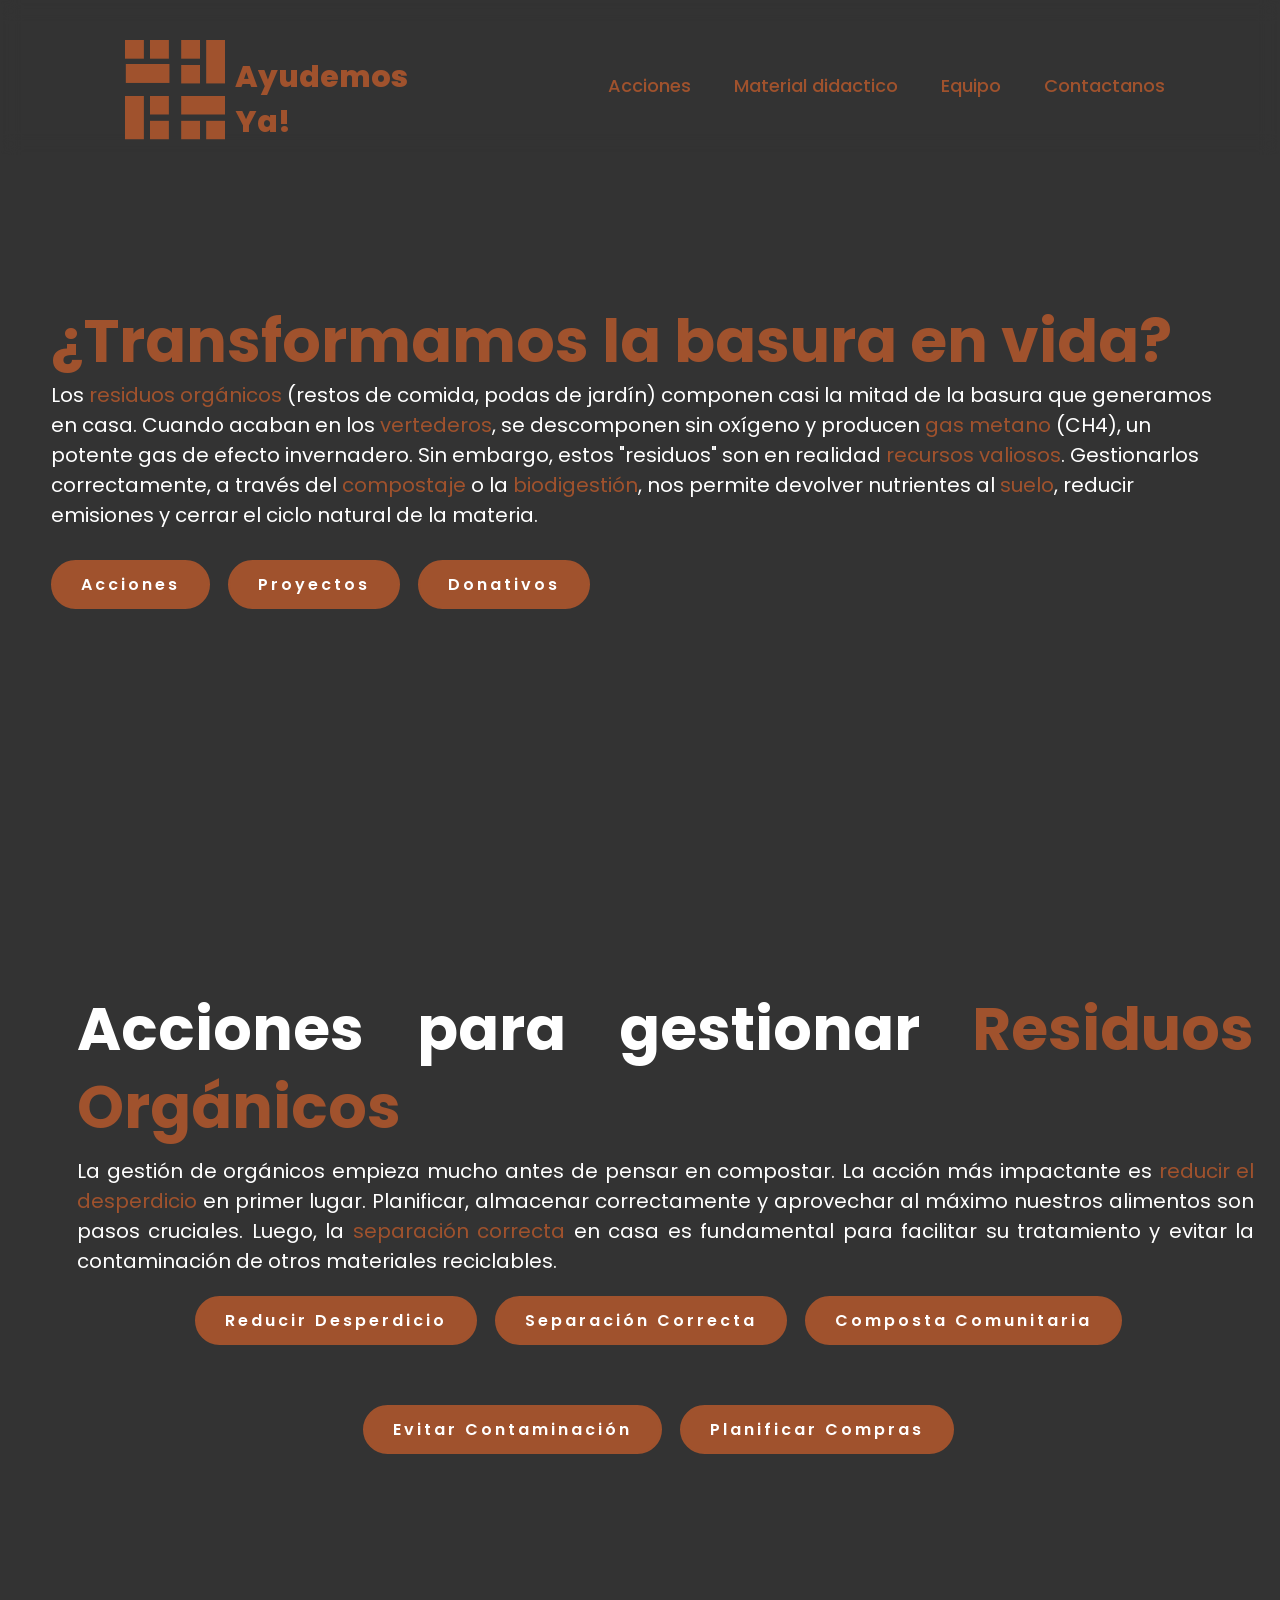
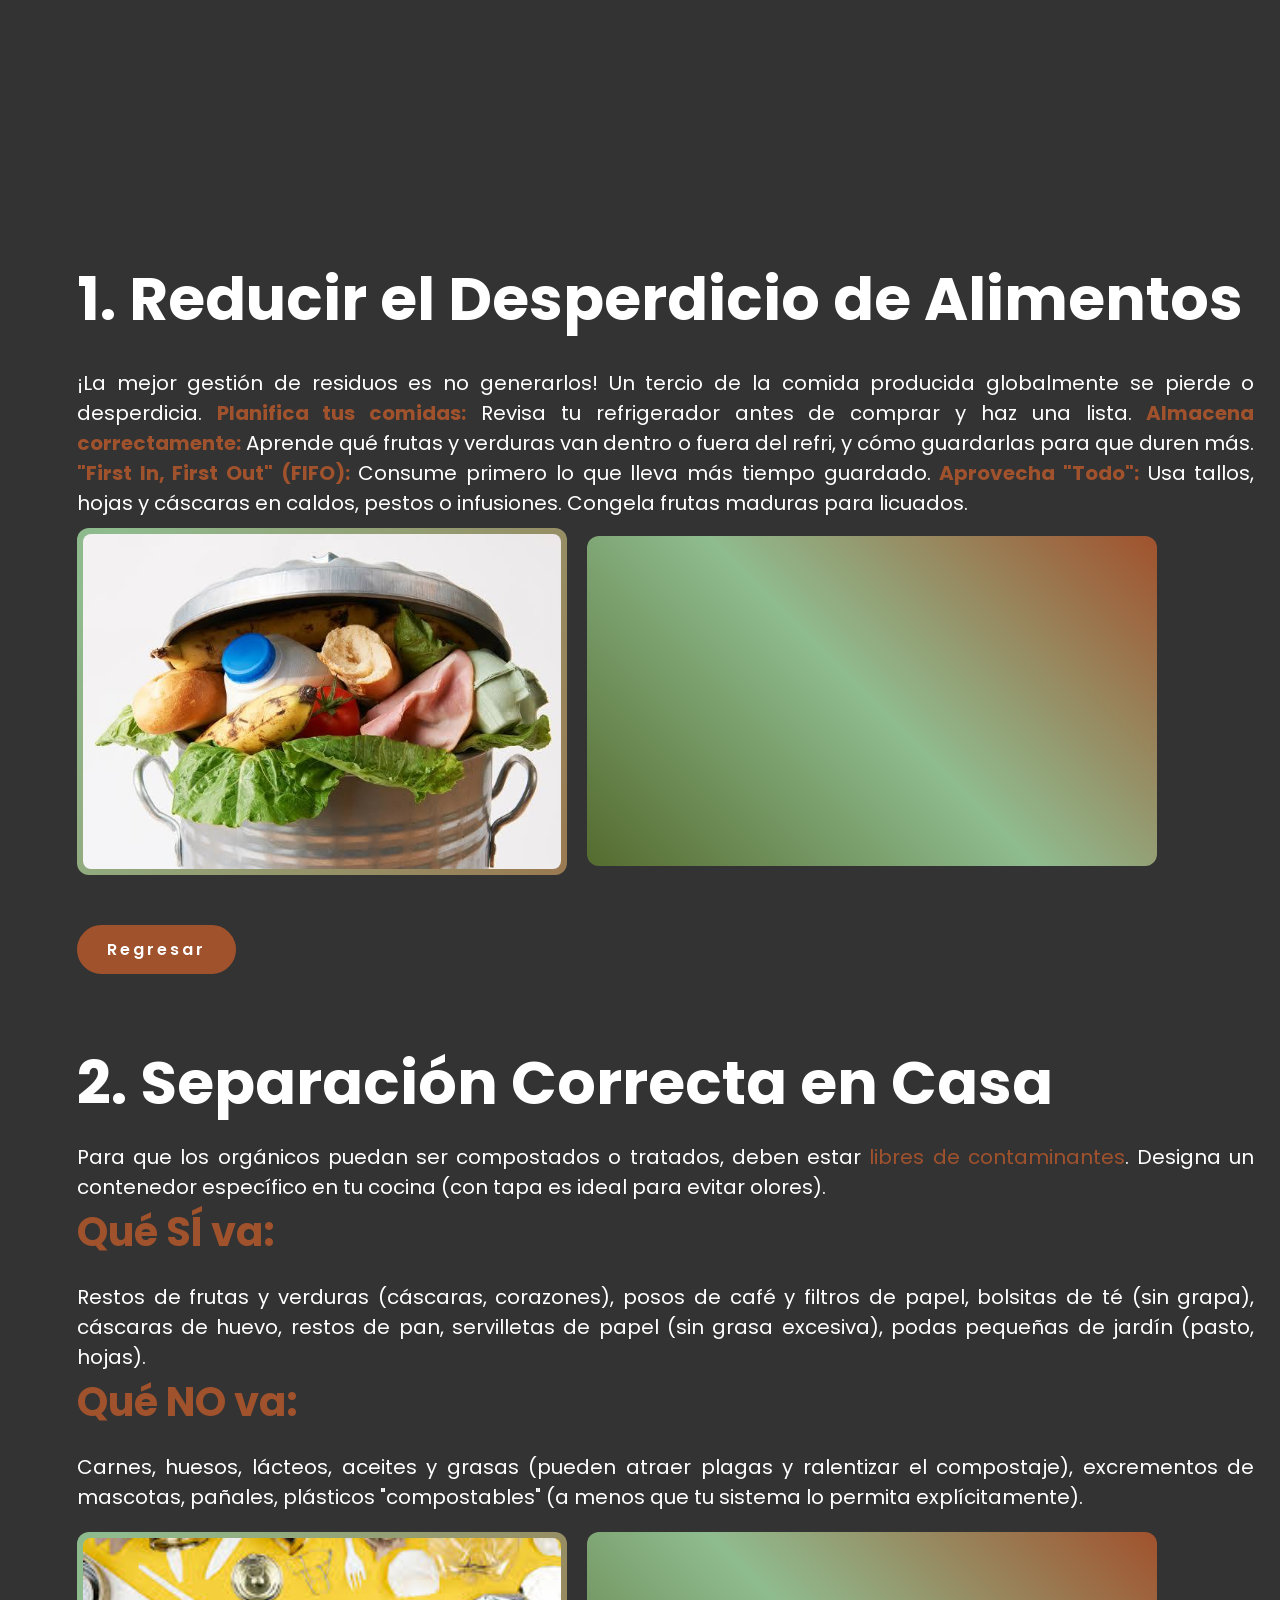
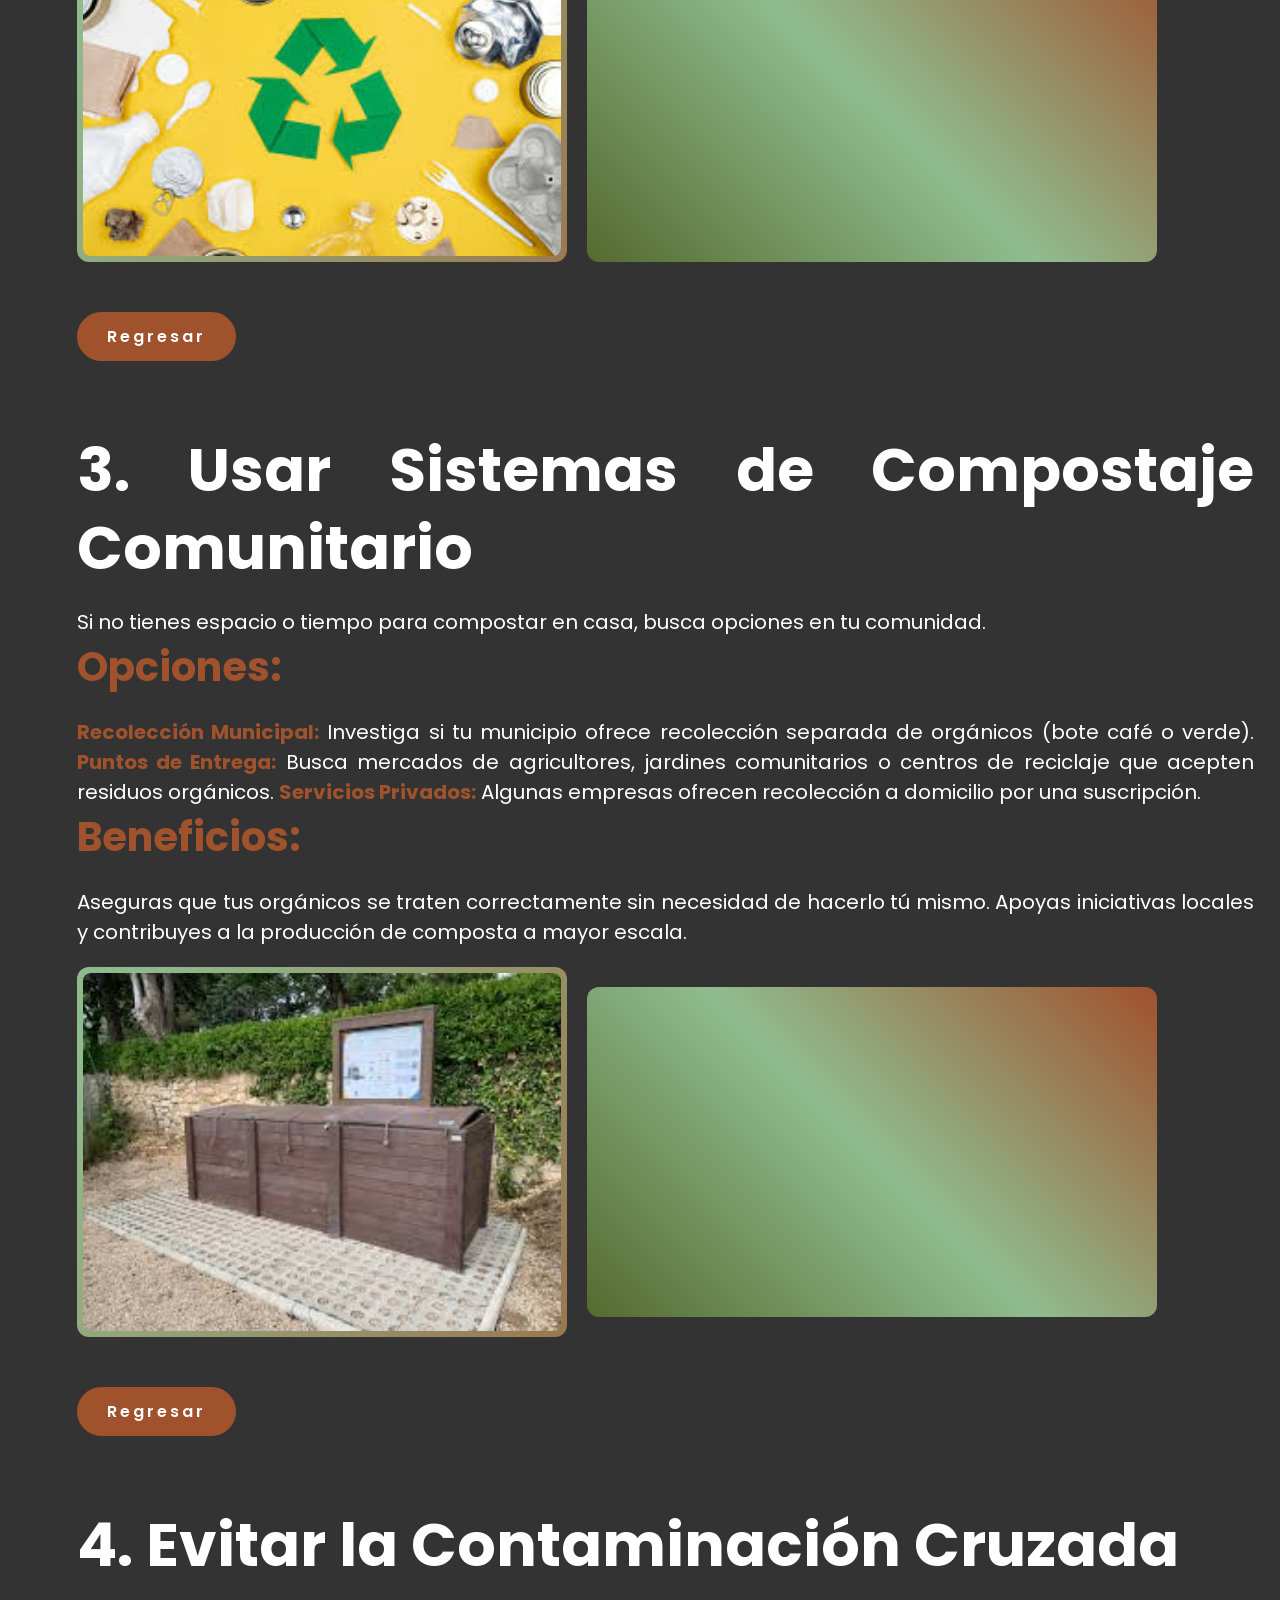
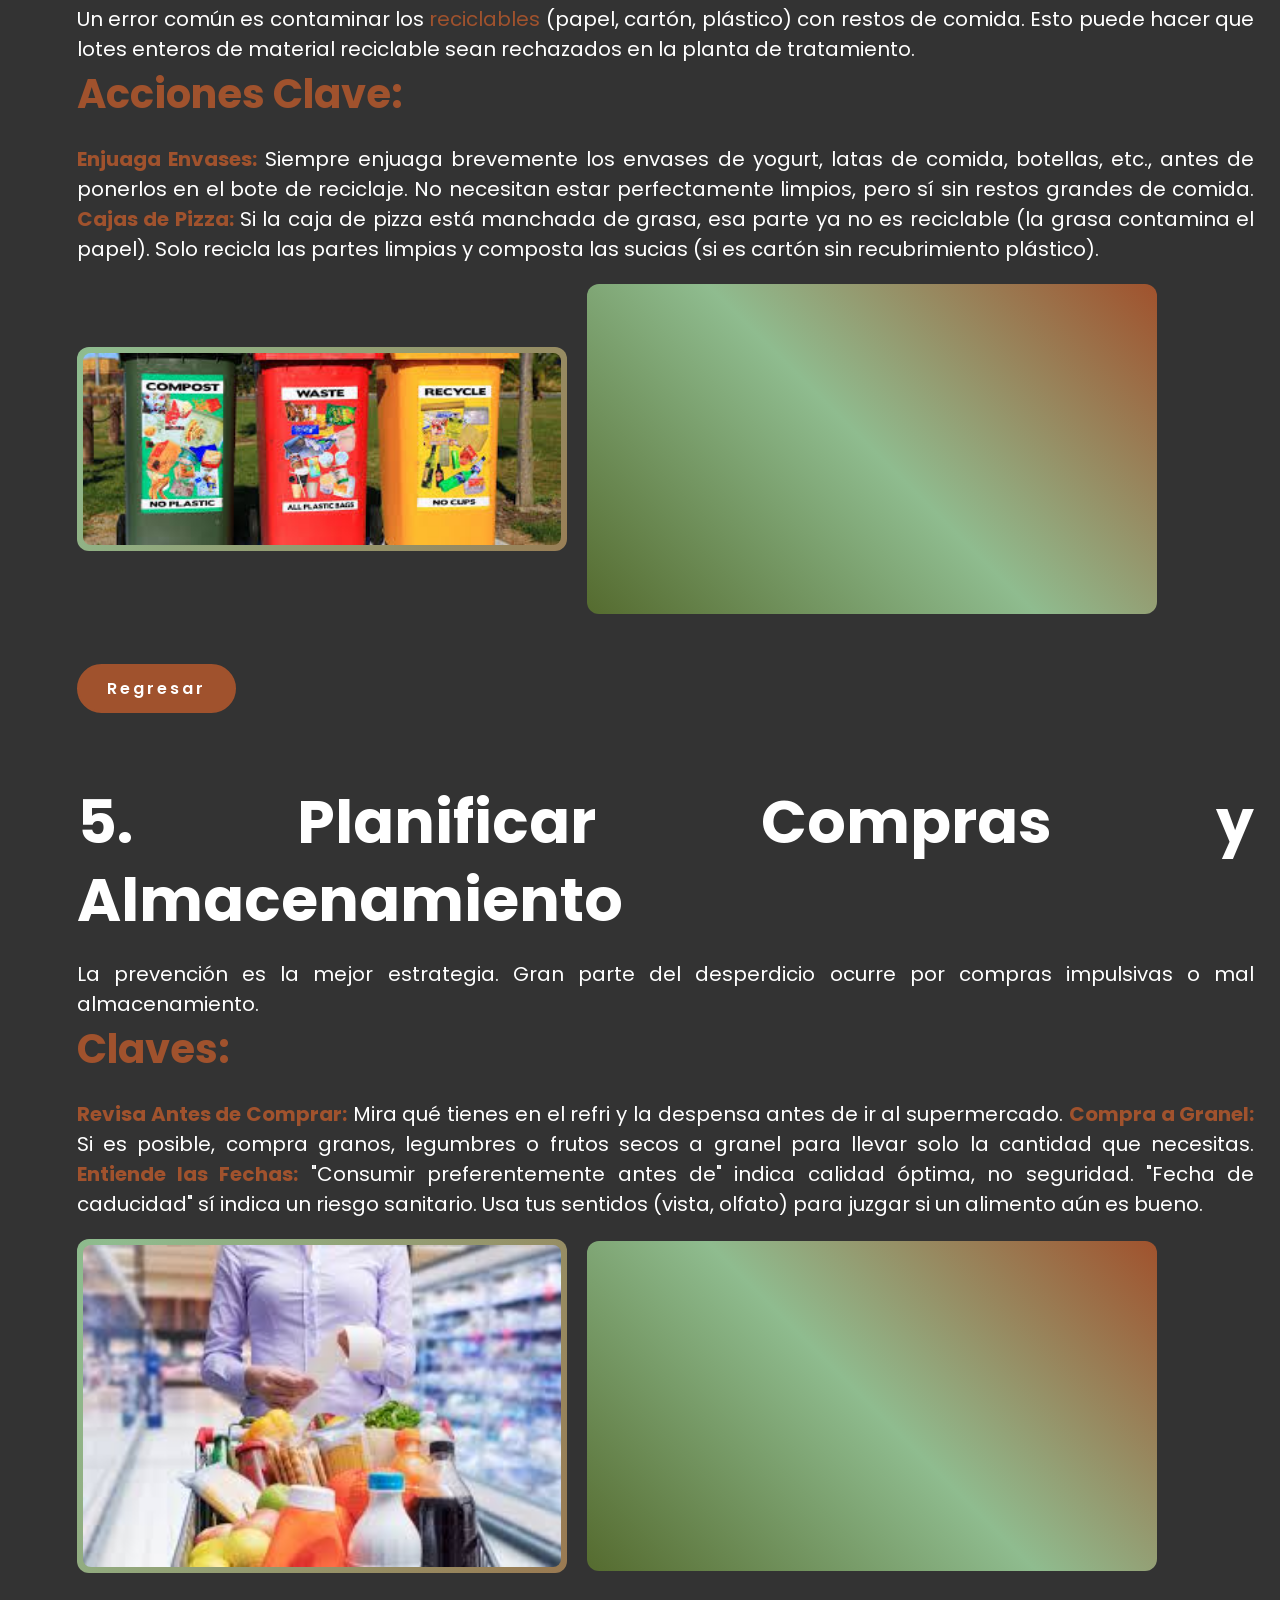
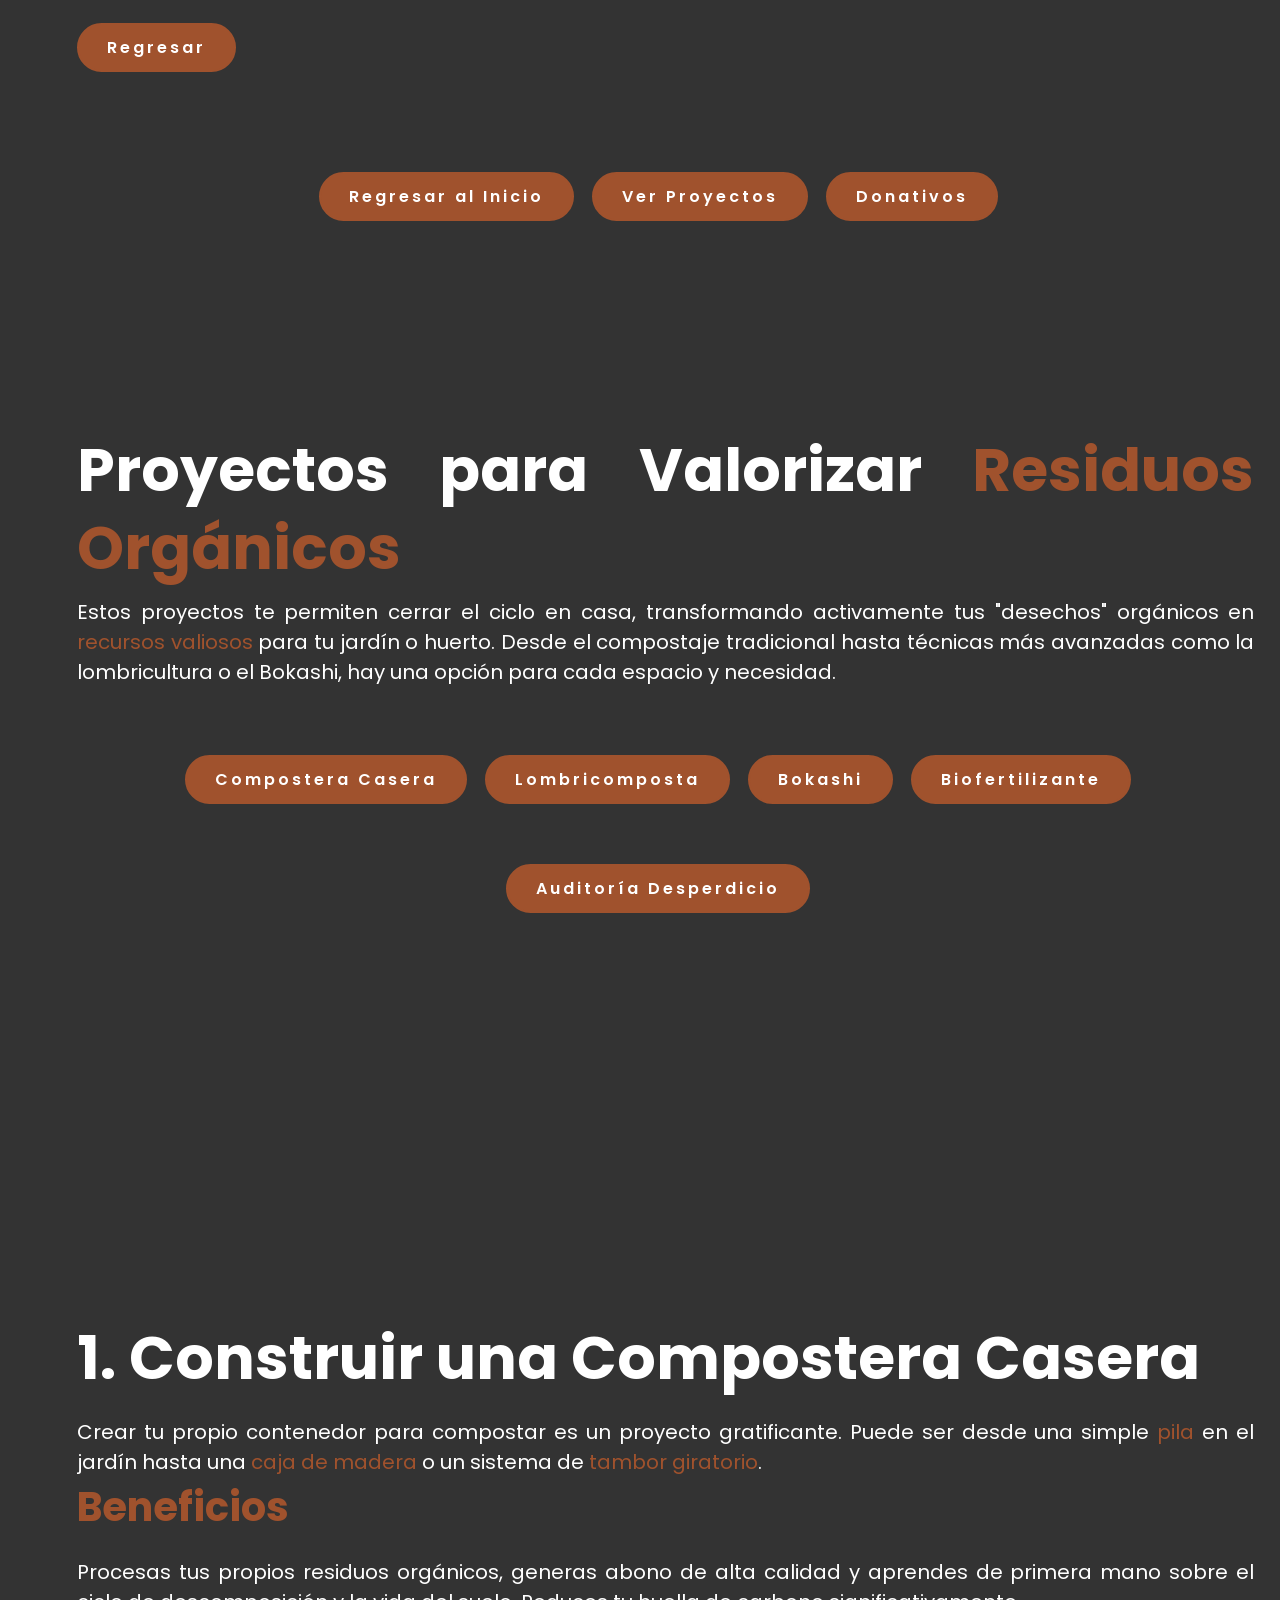
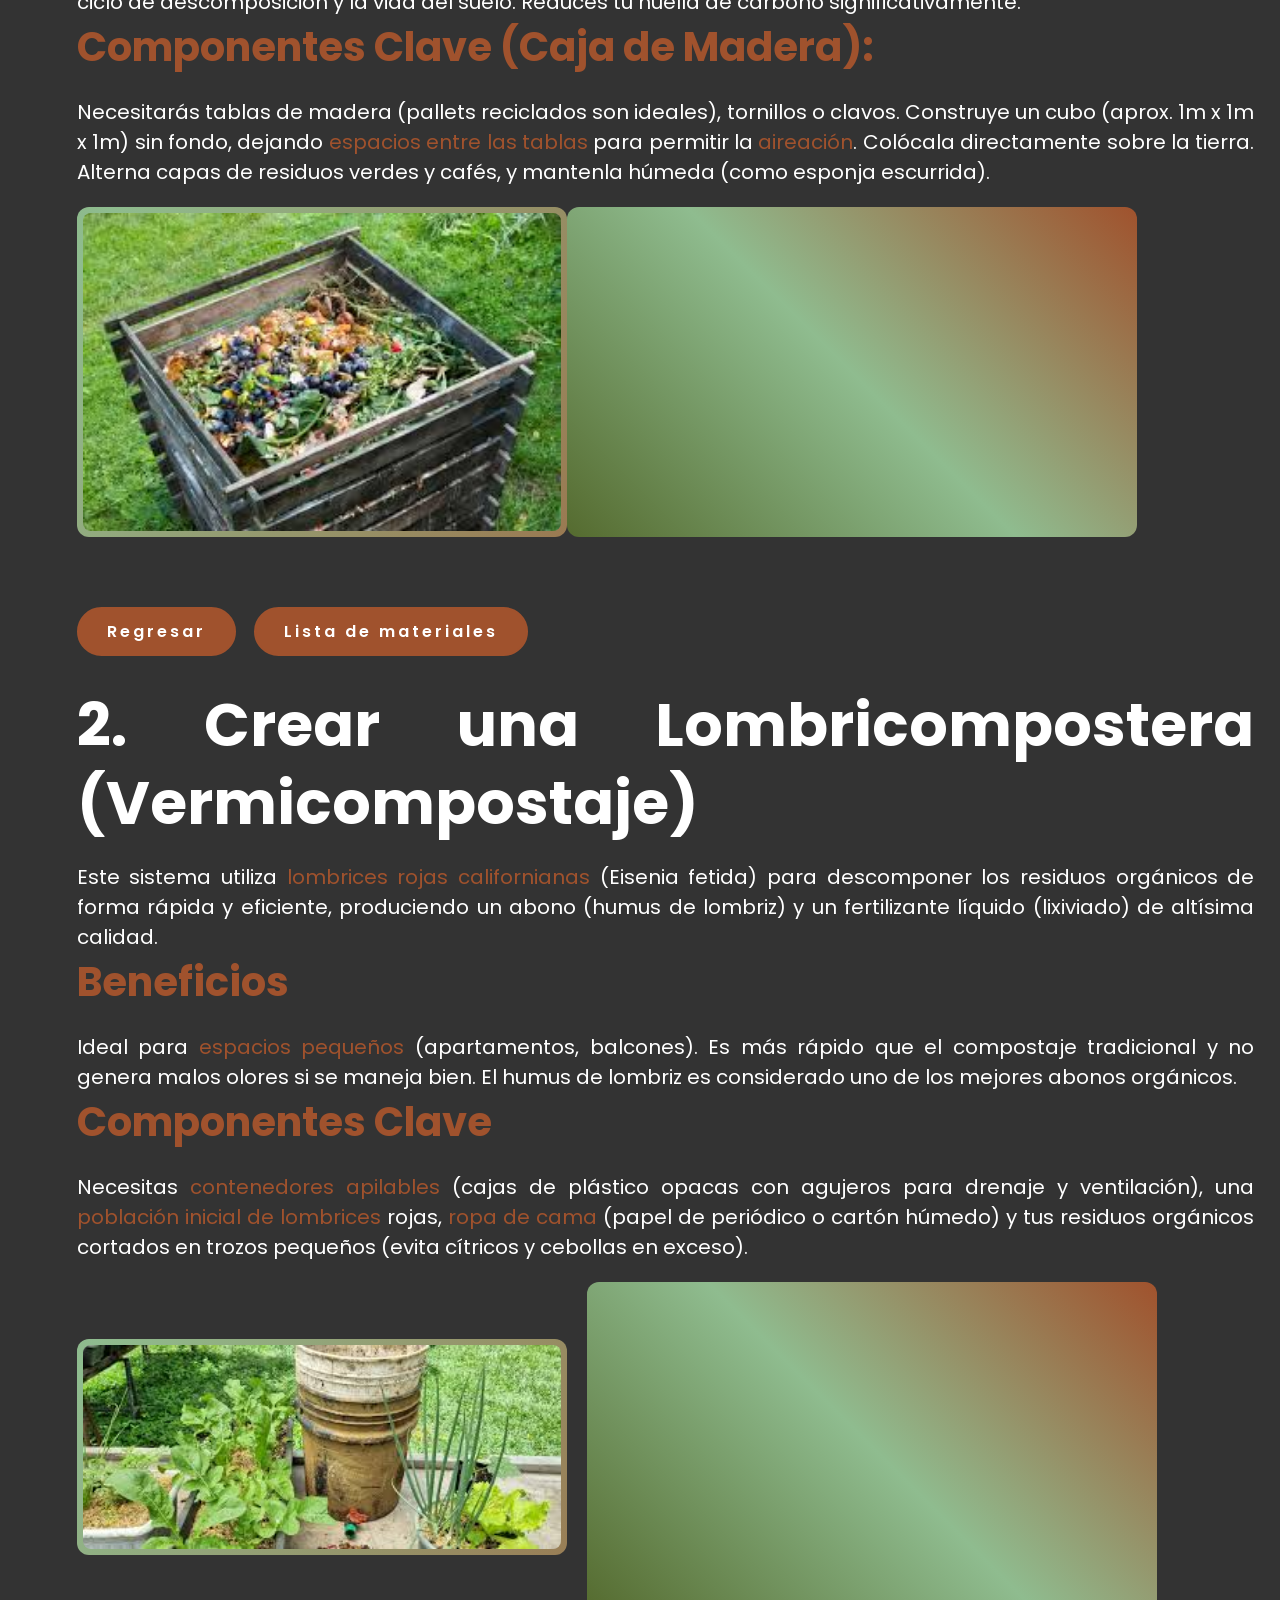
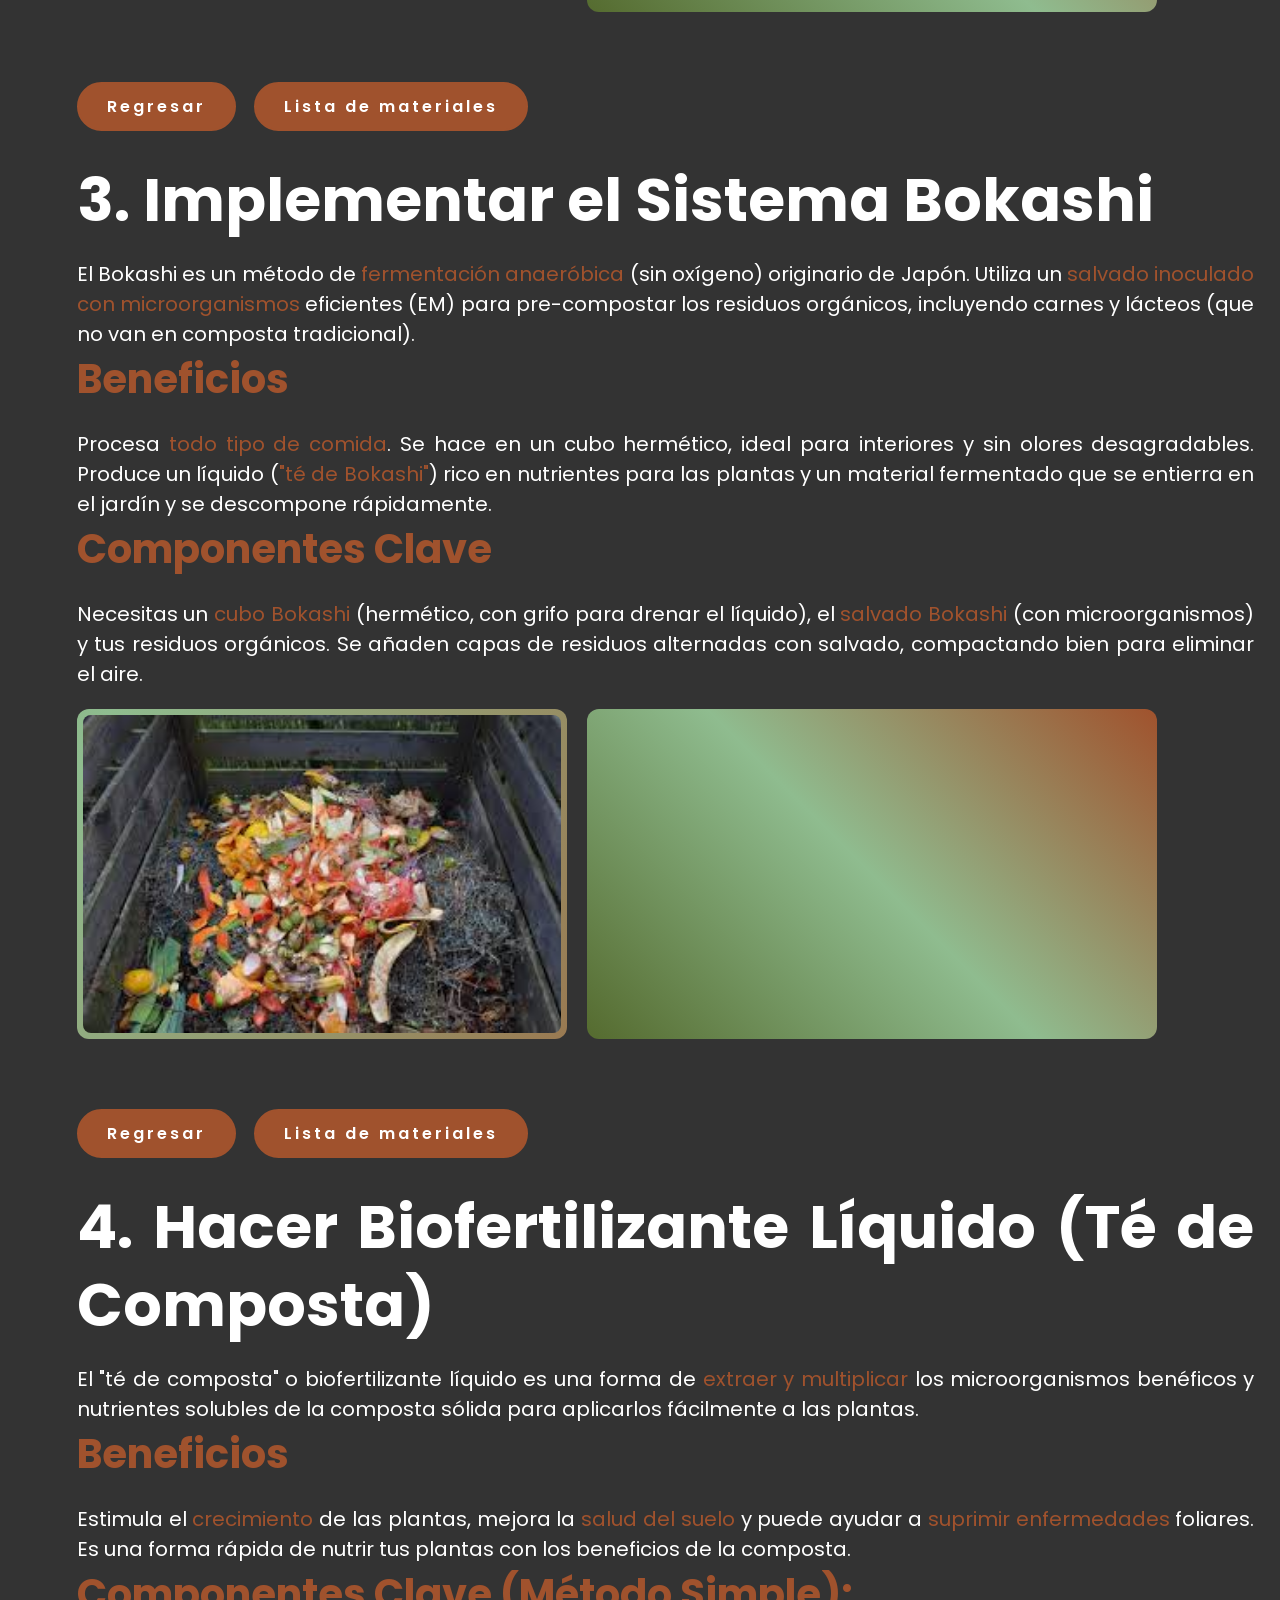
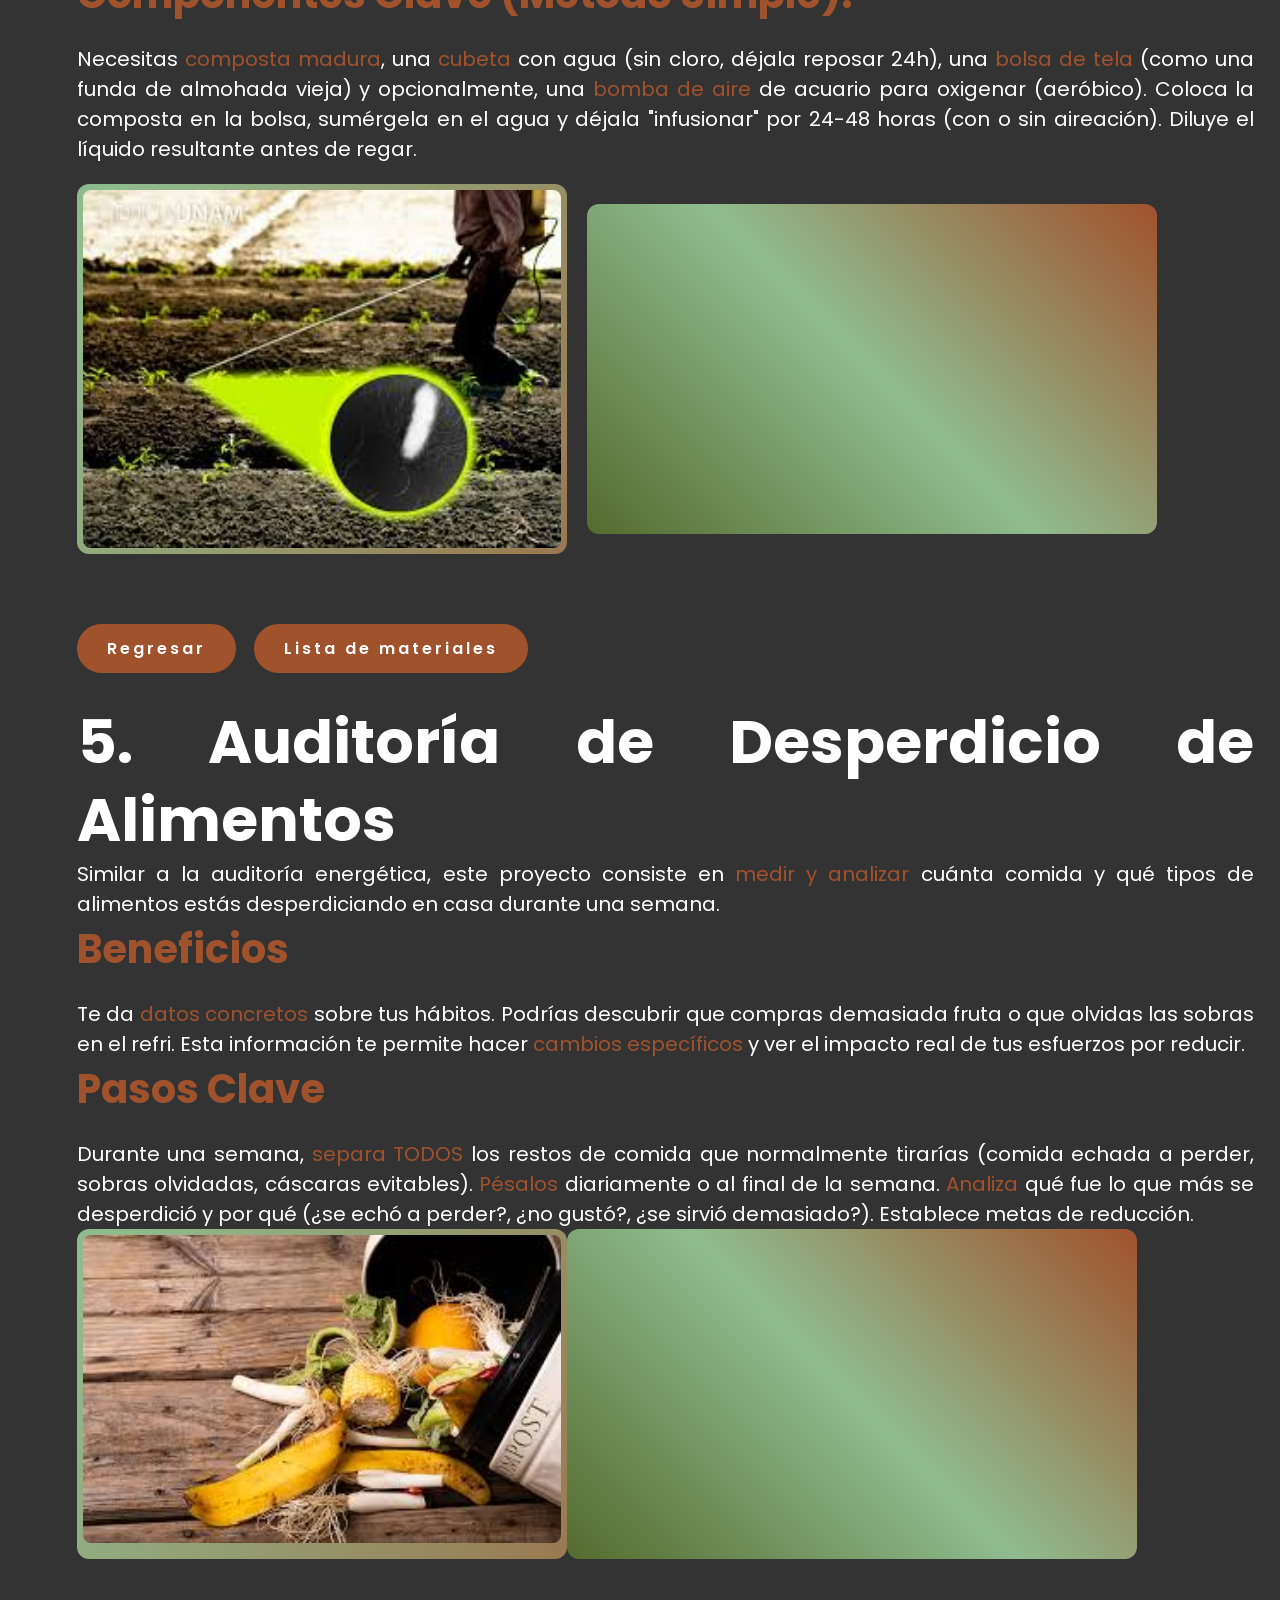
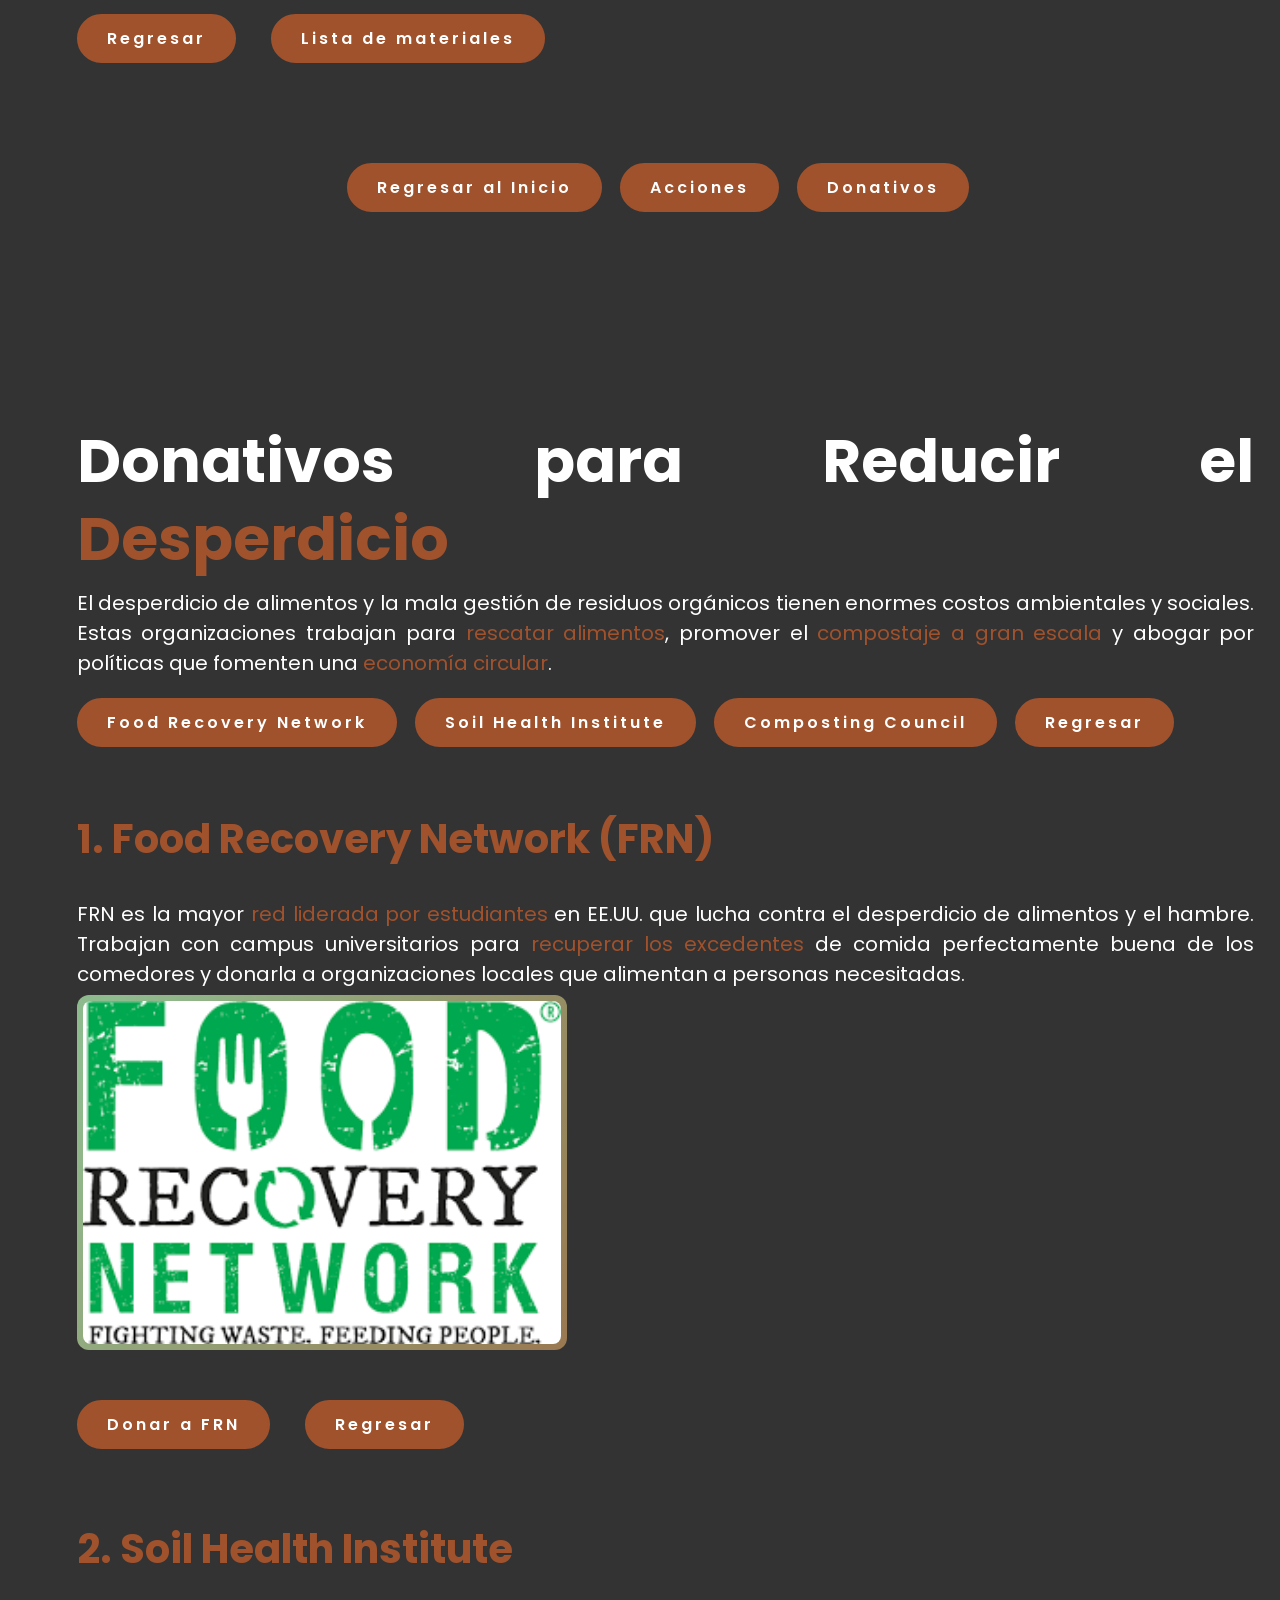
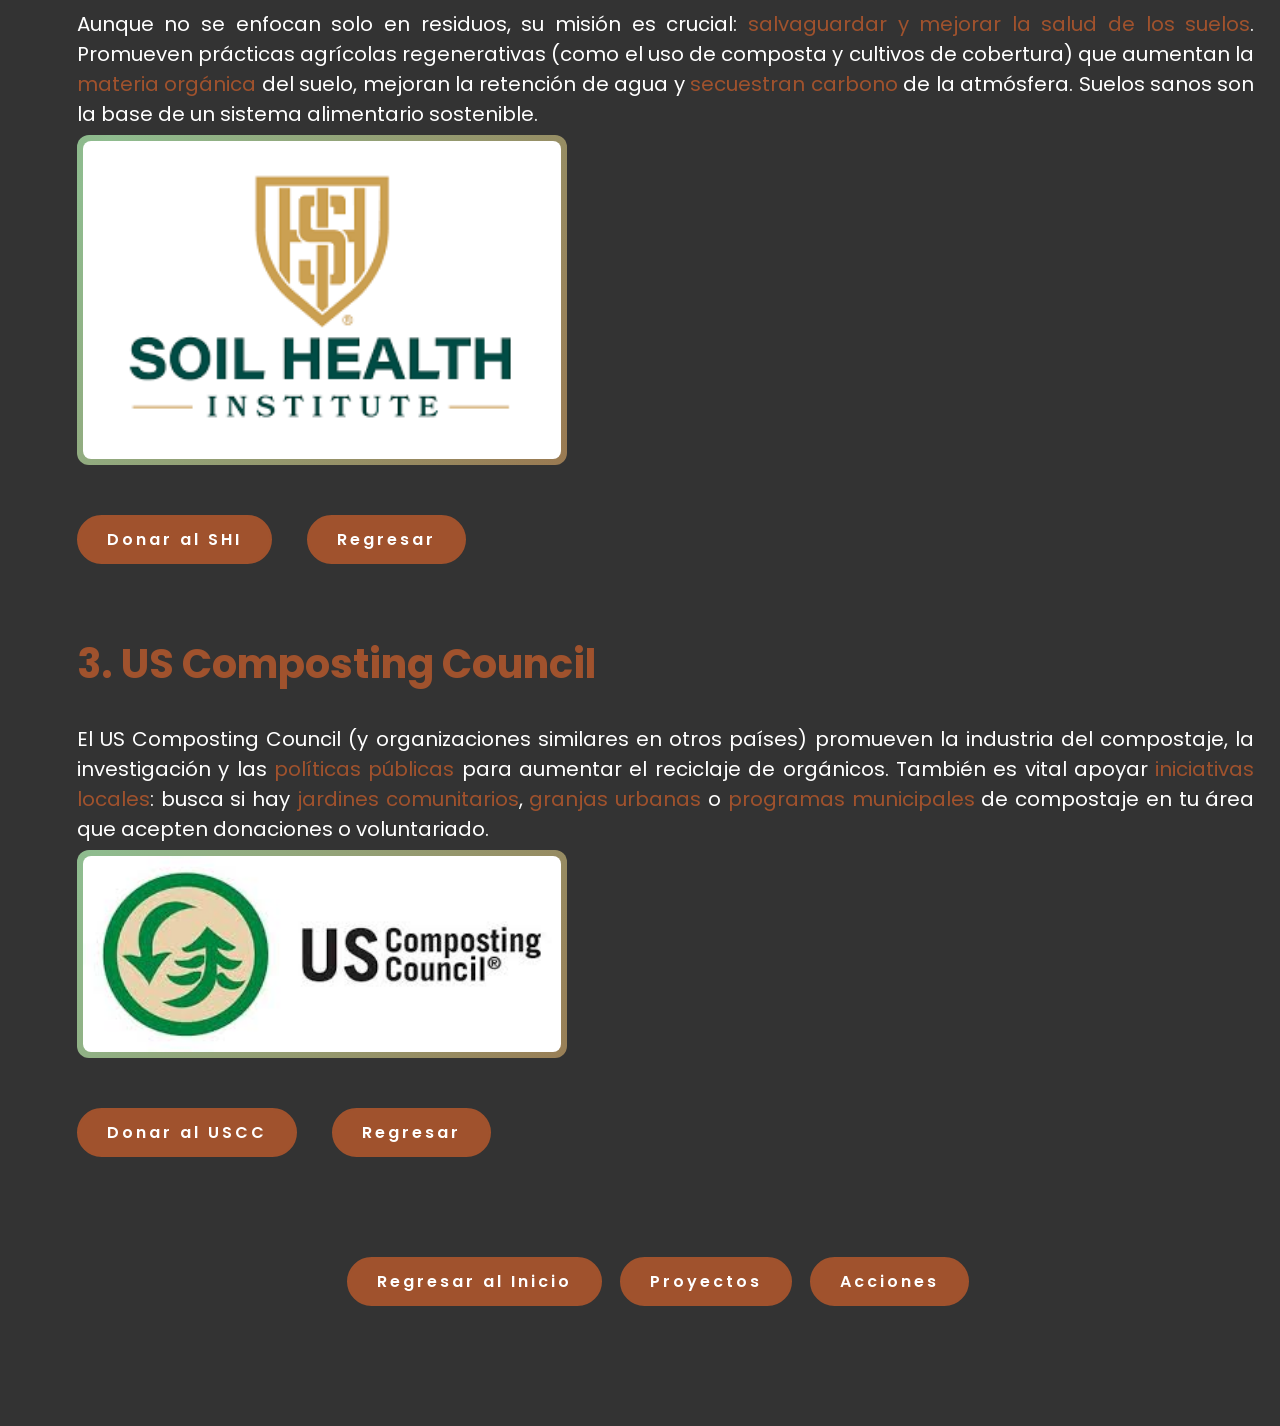
<file: residuos.html>
<!DOCTYPE html>
<html lang="es">
<head>
    <meta charset="UTF-8" />
    <meta name="viewport" content="width=device-width, initial-scale=1.0" />
    <link rel="stylesheet" href="Archivos.css/residuos.css" />
    <title>Acciones hacia los Residuos Orgánicos</title>
</head>
<body>
    <header>
        <a href="index.html" class="logo"><img src="Imagenes/logos/residuoslogo.png" alt=""><br>Ayudemos<br>Ya! </a>
        <nav>
            <br>
            <a href="acciones.html">Acciones</a>
            <a href="material.html">Material didactico</a>
            <a href="equipo.html">Equipo</a>
            <a href="mas.html">Contactanos</a>
        </nav>
    </header>

    <section class="home" id="home">
   <div class="home-content">
            <h1><span>¿Transformamos la <span class="residuos-span">basura</span> en <span class="residuos-span">vida</span>?</span></h1>
          
            <p>
                Los <span class="residuos-span">residuos orgánicos</span> (restos de comida, podas de jardín) componen casi la mitad de la basura que generamos en casa.
                Cuando acaban en los <span class="residuos-span">vertederos</span>, se descomponen sin oxígeno y producen <span class="residuos-span">gas metano</span> (CH4),
                un potente gas de efecto invernadero. Sin embargo, estos "residuos" son en realidad <span class="residuos-span">recursos valiosos</span>.
                Gestionarlos correctamente, a través del <span class="residuos-span">compostaje</span> o la <span class="residuos-span">biodigestión</span>,
                nos permite devolver nutrientes al <span class="residuos-span">suelo</span>, reducir emisiones y cerrar el ciclo natural de la materia.
            </p>
            <a href="#acciones-residuos" class="btn">Acciones</a>
            <a href="#proyectos-residuos" class="btn">Proyectos</a>
            <a href="#donativos-residuos" class="btn">Donativos</a>
        </div>
    </section>

    <section id="acciones-residuos" class="acciones-energia">
        <h1>Acciones para gestionar <span class="residuos-span">Residuos Orgánicos</span></h1>
        <div class="home-content">
            <p>
                La gestión de orgánicos empieza mucho antes de pensar en compostar. La acción más impactante es
                <span class="residuos-span">reducir el desperdicio</span> en primer lugar. Planificar, almacenar
                correctamente y aprovechar al máximo nuestros alimentos son pasos cruciales. Luego, la
                <span class="residuos-span">separación correcta</span> en casa es fundamental para facilitar su
                tratamiento y evitar la contaminación de otros materiales reciclables.
            </p>
        </div>

        <div class="project-nav">
            <a href="#acc-reducir-desperdicio" class="btn">Reducir Desperdicio</a>
            <a href="#acc-separar" class="btn">Separación Correcta</a>
            <a href="#acc-composta-comunitaria" class="btn">Composta Comunitaria</a>
            <a href="#acc-evitar-contaminacion" class="btn">Evitar Contaminación</a>
            <a href="#acc-planificar" class="btn">Planificar Compras</a>
        </div>
        <br><br><br><br><br><br><br><br><br><br><br><br><br><br><br><br><br><br><br><br><br>

        <div class="accion" id="acc-reducir-desperdicio">
             <h1>1. Reducir el Desperdicio de Alimentos</h1>
             <div class="contenido">
                 <div class="text">
                     <p>
                         ¡La mejor gestión de residuos es no generarlos! Un tercio de la comida producida globalmente se pierde o desperdicia.
                         <b><span class="residuos-span">Planifica tus comidas:</span></b> Revisa tu refrigerador antes de comprar y haz una lista.
                         <b><span class="residuos-span">Almacena correctamente:</span></b> Aprende qué frutas y verduras van dentro o fuera del refri, y cómo guardarlas para que duren más.
                         <b><span class="residuos-span">"First In, First Out" (FIFO):</span></b> Consume primero lo que lleva más tiempo guardado.
                         <b><span class="residuos-span">Aprovecha "Todo":</span></b> Usa tallos, hojas y cáscaras en caldos, pestos o infusiones. Congela frutas maduras para licuados.
                     </p>
                 </div>
             </div>
             <div class="image-border">
                 <img src="Imagenes/reesiduos/desperdicio.jpeg" alt="Refrigerador organizado con alimentos visibles">
             </div>
             <div style="padding: 5px; background: linear-gradient(45deg, #556B2F, #8FBC8F, #A0522D); border-radius: 12px; display: inline-block;">
                 <iframe width="560" height="315" src="https://www.youtube.com/embed/j4E2F0Vd02Q?si=XIGEoJRHerc8KSB7" title="YouTube video player" frameborder="0" allow="accelerometer; autoplay; clipboard-write; encrypted-media; gyroscope; picture-in-picture; web-share" referrerpolicy="strict-origin-when-cross-origin" allowfullscreen></iframe>
             </div>
             <a href="#acciones-residuos" class="btn">Regresar</a>
         </div>

        <div class="accion" id="acc-separar">
            <h1>2. Separación Correcta en Casa</h1>
            
            <div class="contenido">
                <div class="#">
                    <p>
                        Para que los orgánicos puedan ser compostados o tratados, deben estar <span class="residuos-span">libres de contaminantes</span>.
                        Designa un contenedor específico en tu cocina (con tapa es ideal para evitar olores).
                    </p>
                    <h3>Qué SÍ va:</h3>
                    <p>
                        Restos de frutas y verduras (cáscaras, corazones), posos de café y filtros de papel, bolsitas de té (sin grapa),
                        cáscaras de huevo, restos de pan, servilletas de papel (sin grasa excesiva), podas pequeñas de jardín (pasto, hojas).
                    </p>
                     <h3>Qué NO va:</h3>
                     <p>
                        Carnes, huesos, lácteos, aceites y grasas (pueden atraer plagas y ralentizar el compostaje),
                        excrementos de mascotas, pañales, plásticos "compostables" (a menos que tu sistema lo permita explícitamente).
                    </p>
                </div>
                
            </div>
             <div class="image-border">
                 <img src="Imagenes/reesiduos/separacion.jpeg" alt="Contenedor con restos de frutas y verduras separados">
             </div>
             <div style="padding: 5px; background: linear-gradient(45deg, #556B2F, #8FBC8F, #A0522D); border-radius: 12px; display: inline-block;">
                  <iframe width="560" height="315" src="https://www.youtube.com/embed/-5UxqleJeEU?si=shqhxkEzzj6Uu3ab" title="YouTube video player" frameborder="0" allow="accelerometer; autoplay; clipboard-write; encrypted-media; gyroscope; picture-in-picture; web-share" referrerpolicy="strict-origin-when-cross-origin" allowfullscreen></iframe>
             </div>
            <a href="#acciones-residuos" class="btn">Regresar</a>
        </div>

        <div class="accion" id="acc-composta-comunitaria">
             <h1>3. Usar Sistemas de Compostaje Comunitario</h1>
            
            <div class="contenido">
                <div class="#">
                    <p>
                        Si no tienes espacio o tiempo para compostar en casa, busca opciones en tu comunidad.
                    </p>
                    <h3>Opciones:</h3>
                    <p>
                        <b><span class="residuos-span">Recolección Municipal:</span></b> Investiga si tu municipio ofrece recolección separada de orgánicos (bote café o verde).
                        <b><span class="residuos-span">Puntos de Entrega:</span></b> Busca mercados de agricultores, jardines comunitarios o centros de reciclaje que acepten residuos orgánicos.
                        <b><span class="residuos-span">Servicios Privados:</span></b> Algunas empresas ofrecen recolección a domicilio por una suscripción.
                    </p>
                    <h3>Beneficios:</h3>
                    <p>
                        Aseguras que tus orgánicos se traten correctamente sin necesidad de hacerlo tú mismo. Apoyas iniciativas locales
                        y contribuyes a la producción de composta a mayor escala.
                    </p>
                </div>
            </div>
            <div class="image-border">
                <img src="Imagenes/reesiduos/usarcomunitario.jpeg" alt="Personas llevando sus residuos orgánicos a un centro de compostaje">
            </div>
             <div style="padding: 5px; background: linear-gradient(45deg, #556B2F, #8FBC8F, #A0522D); border-radius: 12px; display: inline-block;">
                  <iframe width="560" height="315" src="https://www.youtube.com/embed/SkXfG0jezag?si=W0ex8FLiRdeE49JI" title="YouTube video player" frameborder="0" allow="accelerometer; autoplay; clipboard-write; encrypted-media; gyroscope; picture-in-picture; web-share" referrerpolicy="strict-origin-when-cross-origin" allowfullscreen></iframe>
             </div>
            <a href="#acciones-residuos" class="btn">Regresar</a>
        </div>

        <div class="accion" id="acc-evitar-contaminacion">
             <h1>4. Evitar la Contaminación Cruzada</h1>
            <div class="contenido">
                <div class="#">
                    <p>
                        Un error común es contaminar los <span class="residuos-span">reciclables</span> (papel, cartón, plástico)
                        con restos de comida. Esto puede hacer que lotes enteros de material reciclable sean rechazados en la planta de tratamiento.
                    </p>
                    <h3>Acciones Clave:</h3>
                    <p>
                        <b><span class="residuos-span">Enjuaga Envases:</span></b> Siempre enjuaga brevemente los envases de yogurt, latas de comida,
                        botellas, etc., antes de ponerlos en el bote de reciclaje. No necesitan estar perfectamente limpios, pero sí sin restos grandes de comida.
                        <b><span class="residuos-span">Cajas de Pizza:</span></b> Si la caja de pizza está manchada de grasa, esa parte ya no es reciclable
                        (la grasa contamina el papel). Solo recicla las partes limpias y composta las sucias (si es cartón sin recubrimiento plástico).
                    </p>
                </div>
            </div>
             <div class="image-border">
                  <img src="Imagenes/reesiduos/cruzada.jpeg" alt="Enjuagando un envase de yogurt antes de reciclar">
             </div>
              <div style="padding: 5px; background: linear-gradient(45deg, #556B2F, #8FBC8F, #A0522D); border-radius: 12px; display: inline-block;">
                   <iframe width="560" height="315" src="https://www.youtube.com/embed/L-cdpFWRG2o?si=oDTLqXbTBz8DJTX1" title="YouTube video player" frameborder="0" allow="accelerometer; autoplay; clipboard-write; encrypted-media; gyroscope; picture-in-picture; web-share" referrerpolicy="strict-origin-when-cross-origin" allowfullscreen></iframe>
             </div>
             <a href="#acciones-residuos" class="btn">Regresar</a>
         </div>

        <div class="accion" id="acc-planificar">
             <h1>5. Planificar Compras y Almacenamiento</h1>
             
            <div class="contenido">
                <div class="#">
                    <p>
                        La prevención es la mejor estrategia. Gran parte del desperdicio ocurre por compras impulsivas o mal almacenamiento.
                    </p>
                     <h3>Claves:</h3>
                     <p>
                         <b><span class="residuos-span">Revisa Antes de Comprar:</span></b> Mira qué tienes en el refri y la despensa antes de ir al supermercado.
                         <b><span class="residuos-span">Compra a Granel:</span></b> Si es posible, compra granos, legumbres o frutos secos a granel para llevar solo la cantidad que necesitas.
                         <b><span class="residuos-span">Entiende las Fechas:</span></b> "Consumir preferentemente antes de" indica calidad óptima, no seguridad. "Fecha de caducidad" sí indica un riesgo sanitario. Usa tus sentidos (vista, olfato) para juzgar si un alimento aún es bueno.
                     </p>
                </div>
            </div>
                <div class="image-border">
                    <img src="Imagenes/reesiduos/compras.jpeg" alt="Persona haciendo una lista de compras">
                </div>
              <div style="padding: 5px; background: linear-gradient(45deg, #556B2F, #8FBC8F, #A0522D); border-radius: 12px; display: inline-block;">
                  <iframe width="560" height="315" src="https://www.youtube.com/embed/O6VAcwSDOYc?si=cTEua8I_Zy0ttqpC" title="YouTube video player" frameborder="0" allow="accelerometer; autoplay; clipboard-write; encrypted-media; gyroscope; picture-in-picture; web-share" referrerpolicy="strict-origin-when-cross-origin" allowfullscreen></iframe>
             </div>
             <a href="#acciones-residuos" class="btn">Regresar</a>
        </div>

        <div class="project-nav">
            <a href="#home" class="btn">Regresar al Inicio</a>
            <a href="#proyectos-residuos" class="btn">Ver Proyectos</a>
            <a href="#donativos-residuos" class="btn">Donativos</a>
        </div>
    </section>

    <section id="proyectos-residuos" class="proyectos-energia">
        <h1>Proyectos para Valorizar <span class="residuos-span">Residuos Orgánicos</span></h1>
        <div class="home-content">
            <p>
                Estos proyectos te permiten cerrar el ciclo en casa, transformando activamente tus "desechos"
                orgánicos en <span class="residuos-span">recursos valiosos</span> para tu jardín o huerto.
                Desde el compostaje tradicional hasta técnicas más avanzadas como la lombricultura o el Bokashi,
                hay una opción para cada espacio y necesidad.
            </p>
        </div>
        <br><br><br>

        <div class="project-nav">
            <a href="#pro-compostera" class="btn">Compostera Casera</a>
            <a href="#pro-lombricomposta" class="btn">Lombricomposta</a>
            <a href="#pro-bokashi" class="btn">Bokashi</a>
            <a href="#pro-biofertilizante" class="btn">Biofertilizante</a>
            <a href="#pro-auditoria-desperdicio" class="btn">Auditoría Desperdicio</a>
        </div>

        <br><br><br><br><br><br><br><br><br><br><br><br><br><br><br><br><br><br><br><br><br>

        <div class="accion" id="pro-compostera">
            <h1>1. Construir una Compostera Casera</h1>
             <div> <p>
                    Crear tu propio contenedor para compostar es un proyecto gratificante. Puede ser desde una simple
                    <span class="residuos-span">pila</span> en el jardín hasta una <span class="residuos-span">caja de madera</span>
                    o un sistema de <span class="residuos-span">tambor giratorio</span>.
                </p>
                <h3>Beneficios</h3>
                <p>
                    Procesas tus propios residuos orgánicos, generas abono de alta calidad y aprendes de primera mano sobre
                    el ciclo de descomposición y la vida del suelo. Reduces tu huella de carbono significativamente.
                </p>
                <h3>Componentes Clave (Caja de Madera):</h3>
                <p>
                    Necesitarás tablas de madera (pallets reciclados son ideales), tornillos o clavos. Construye un cubo
                    (aprox. 1m x 1m x 1m) sin fondo, dejando <span class="residuos-span">espacios entre las tablas</span>
                    para permitir la <span class="residuos-span">aireación</span>. Colócala directamente sobre la tierra.
                    Alterna capas de residuos verdes y cafés, y mantenla húmeda (como esponja escurrida).
                </p>
            </div>
             <div class="imagenes"> 
                <div class="image-border">
                     <img src="Imagenes/reesiduos/compostera.jpeg" alt="Compostera hecha con pallets de madera">
                 </div>
                 <div style="padding: 5px; background: linear-gradient(45deg, #556B2F, #8FBC8F, #A0522D); border-radius: 12px; display: inline-block;">
                     <iframe width="560" height="315" src="https://www.youtube.com/embed/PL83nBs5XL4?si=NrPXYcG19P4fLjqt" title="YouTube video player" frameborder="0" allow="accelerometer; autoplay; clipboard-write; encrypted-media; gyroscope; picture-in-picture; web-share" referrerpolicy="strict-origin-when-cross-origin" allowfullscreen></iframe>
                 </div>
             </div>
            </div>
            <a href="#proyectos-residuos" class="btn">Regresar</a>
            <a href="#" class="btn">Lista de materiales</a>

        <div class="accion" id="pro-lombricomposta">
             <h1>2. Crear una Lombricompostera (Vermicompostaje)</h1>
             <div> <p>
                    Este sistema utiliza <span class="residuos-span">lombrices rojas californianas</span> (Eisenia fetida)
                    para descomponer los residuos orgánicos de forma rápida y eficiente, produciendo un abono
                    (humus de lombriz) y un fertilizante líquido (lixiviado) de altísima calidad.
                </p>
                <h3>Beneficios</h3>
                <p>
                    Ideal para <span class="residuos-span">espacios pequeños</span> (apartamentos, balcones). Es más rápido
                    que el compostaje tradicional y no genera malos olores si se maneja bien. El humus de lombriz es
                    considerado uno de los mejores abonos orgánicos.
                </p>
                <h3>Componentes Clave</h3>
                <p>
                    Necesitas <span class="residuos-span">contenedores apilables</span> (cajas de plástico opacas con agujeros
                    para drenaje y ventilación), una <span class="residuos-span">población inicial de lombrices</span> rojas,
                    <span class="residuos-span">ropa de cama</span> (papel de periódico o cartón húmedo) y tus residuos
                    orgánicos cortados en trozos pequeños (evita cítricos y cebollas en exceso).
                </p>
             </div>
            <div class="image-border">
                <img src="Imagenes/reesiduos/licro.jpeg" alt="Lombricompostera con lombrices rojas trabajando">
            </div>
            <div style="padding: 5px; background: linear-gradient(45deg, #556B2F, #8FBC8F, #A0522D); border-radius: 12px; display: inline-block;">
                <iframe width="560" height="315" src="https://www.youtube.com/embed/UHSZaS3ZrdU?si=RzHKNFUVpK38nqng" title="YouTube video player" frameborder="0" allow="accelerometer; autoplay; clipboard-write; encrypted-media; gyroscope; picture-in-picture; web-share" referrerpolicy="strict-origin-when-cross-origin" allowfullscreen></iframe>
            </div>
             </div>
            <a href="#proyectos-residuos" class="btn">Regresar</a>
            <a href="#" class="btn">Lista de materiales</a>
            </div>
        <div class="accion" id="pro-bokashi">
            <h1>3. Implementar el Sistema Bokashi</h1>
            <div> <p>
                    El Bokashi es un método de <span class="residuos-span">fermentación anaeróbica</span> (sin oxígeno)
                    originario de Japón. Utiliza un <span class="residuos-span">salvado inoculado con microorganismos</span>
                    eficientes (EM) para pre-compostar los residuos orgánicos, incluyendo carnes y lácteos (que no van en composta tradicional).
                </p>
                <h3>Beneficios</h3>
                <p>
                    Procesa <span class="residuos-span">todo tipo de comida</span>. Se hace en un cubo hermético, ideal para interiores y
                    sin olores desagradables. Produce un líquido (<span class="residuos-span">"té de Bokashi"</span>) rico en nutrientes
                    para las plantas y un material fermentado que se entierra en el jardín y se descompone rápidamente.
                </p>
                <h3>Componentes Clave</h3>
                <p>
                    Necesitas un <span class="residuos-span">cubo Bokashi</span> (hermético, con grifo para drenar el líquido),
                    el <span class="residuos-span">salvado Bokashi</span> (con microorganismos) y tus residuos orgánicos.
                    Se añaden capas de residuos alternadas con salvado, compactando bien para eliminar el aire.
                </p>
             </div>
            <div class="image-border">
                <img src="Imagenes/reesiduos/sistema.jpeg" alt="Cubo Bokashi con residuos fermentados">
            </div>
             <div style="padding: 5px; background: linear-gradient(45deg, #556B2F, #8FBC8F, #A0522D); border-radius: 12px; display: inline-block;">
                 <iframe width="560" height="315" src="https://www.youtube.com/embed/dhAEFRofNEk?si=oy-Q0PdOAaGAczur" title="YouTube video player" frameborder="0" allow="accelerometer; autoplay; clipboard-write; encrypted-media; gyroscope; picture-in-picture; web-share" referrerpolicy="strict-origin-when-cross-origin" allowfullscreen></iframe>
             </div>
            </div>
            <a href="#proyectos-residuos" class="btn">Regresar</a>
            <a href="#" class="btn">Lista de materiales</a>
            </div>
        <div class="accion" id="pro-biofertilizante">
             <h1>4. Hacer Biofertilizante Líquido (Té de Composta)</h1>
             <div> <p>
                    El "té de composta" o biofertilizante líquido es una forma de <span class="residuos-span">extraer y multiplicar</span>
                    los microorganismos benéficos y nutrientes solubles de la composta sólida para aplicarlos fácilmente a las plantas.
                </p>
                <h3>Beneficios</h3>
                <p>
                    Estimula el <span class="residuos-span">crecimiento</span> de las plantas, mejora la <span class="residuos-span">salud del suelo</span>
                    y puede ayudar a <span class="residuos-span">suprimir enfermedades</span> foliares. Es una forma rápida de nutrir tus plantas
                    con los beneficios de la composta.
                </p>
                <h3>Componentes Clave (Método Simple):</h3>
                <p>
                    Necesitas <span class="residuos-span">composta madura</span>, una <span class="residuos-span">cubeta</span> con agua
                    (sin cloro, déjala reposar 24h), una <span class="residuos-span">bolsa de tela</span> (como una funda de almohada vieja)
                    y opcionalmente, una <span class="residuos-span">bomba de aire</span> de acuario para oxigenar (aeróbico).
                    Coloca la composta en la bolsa, sumérgela en el agua y déjala "infusionar" por 24-48 horas (con o sin aireación).
                    Diluye el líquido resultante antes de regar.
                </p>
            </div>
            <div class="image-border">
                <img src="Imagenes/reesiduos/biiofert.jpeg" alt="Preparando té de composta en una cubeta">
            </div>
            <div style="padding: 5px; background: linear-gradient(45deg, #556B2F, #8FBC8F, #A0522D); border-radius: 12px; display: inline-block;">
                    <iframe width="560" height="315" src="https://www.youtube.com/embed/oe1PDogiCFQ?si=fAUiZFoSZAV6Qlj8" title="YouTube video player" frameborder="0" allow="accelerometer; autoplay; clipboard-write; encrypted-media; gyroscope; picture-in-picture; web-share" referrerpolicy="strict-origin-when-cross-origin" allowfullscreen></iframe>
                 </div>
             </div>
            <a href="#proyectos-residuos" class="btn">Regresar</a>
            <a href="#" class="btn">Lista de materiales</a>
            </div>
        <div class="accion" id="pro-auditoria-desperdicio">
            <div class="contenido">

                <h1>5. Auditoría de Desperdicio de Alimentos</h1>
               
                <div> <p>
                       Similar a la auditoría energética, este proyecto consiste en <span class="residuos-span">medir y analizar</span>
                       cuánta comida y qué tipos de alimentos estás desperdiciando en casa durante una semana.
                   </p>
                   <h3>Beneficios</h3>
                   <p>
                       Te da <span class="residuos-span">datos concretos</span> sobre tus hábitos. Podrías descubrir que compras
                       demasiada fruta o que olvidas las sobras en el refri. Esta información te permite hacer
                       <span class="residuos-span">cambios específicos</span> y ver el impacto real de tus esfuerzos por reducir.
                   </p>
                   <h3>Pasos Clave</h3>
                   <p>
                       Durante una semana, <span class="residuos-span">separa TODOS</span> los restos de comida que normalmente tirarías
                       (comida echada a perder, sobras olvidadas, cáscaras evitables). <span class="residuos-span">Pésalos</span>
                       diariamente o al final de la semana. <span class="residuos-span">Analiza</span> qué fue lo que más se desperdició
                       y por qué (¿se echó a perder?, ¿no gustó?, ¿se sirvió demasiado?). Establece metas de reducción.
                   </p>
                   <div class="imagenes">

                       <div class="image-border">
                        <img src="Imagenes/reesiduos/audtoria.jpeg" alt="Persona pesando restos de comida en una báscula de cocina">
                      </div>
                      <div style="padding: 5px; background: linear-gradient(45deg, #556B2F, #8FBC8F, #A0522D); border-radius: 12px; display: inline-block;">
                           <iframe width="560" height="315" src="https://www.youtube.com/embed/t5-RQIlSc9s?si=vbdyx59XmJl9liVD" title="YouTube video player" frameborder="0" allow="accelerometer; autoplay; clipboard-write; encrypted-media; gyroscope; picture-in-picture; web-share" referrerpolicy="strict-origin-when-cross-origin" allowfullscreen></iframe>
                       </div>
                   </div>
               </div>
            </div>
            <a href="#proyectos-residuos" class="btn">Regresar</a>
            <a href="#" class="btn">Lista de materiales</a>
            </div>

        <div class="project-nav">
            <a href="#home" class="btn">Regresar al Inicio</a>
            <a href="#acciones-residuos" class="btn">Acciones</a>
            <a href="#donativos-residuos" class="btn">Donativos</a>
        </div>
    </section>

    <section id="donativos-residuos" class="donativos-energia">
        <h1>Donativos para Reducir el <span class="residuos-span">Desperdicio</span></h1>
        <div class="home-content">
            <p>
                El desperdicio de alimentos y la mala gestión de residuos orgánicos tienen enormes costos ambientales y sociales.
                Estas organizaciones trabajan para <span class="residuos-span">rescatar alimentos</span>, promover el
                <span class="residuos-span">compostaje a gran escala</span> y abogar por políticas que fomenten una
                <span class="residuos-span">economía circular</span>.
            </p>
        </div>

        <a href="#don-foodrecovery" class="btn">Food Recovery Network</a>
        <a href="#don-soilhealth" class="btn">Soil Health Institute</a>
        <a href="#don-compostcouncil" class="btn">Composting Council</a>
        <a href="#home" class="btn">Regresar</a>
        <br><br><br>

        <div class="accion" id="don-foodrecovery">
            <div class="contenido">
                <h3>1. Food Recovery Network (FRN)</h3>
                <div class="text">
                    <p>
                        FRN es la mayor <span class="residuos-span">red liderada por estudiantes</span> en EE.UU. que lucha
                        contra el desperdicio de alimentos y el hambre. Trabajan con campus universitarios para
                        <span class="residuos-span">recuperar los excedentes</span> de comida perfectamente buena de los
                        comedores y donarla a organizaciones locales que alimentan a personas necesitadas.
                    </p>
                </div>
                <br><br>
                <div class="image-border">
                    <img src="Imagenes/reesiduos/comida.png" alt="Logo de Food Recovery Network">
                </div>
            </div>
             <a href="https://www.foodrecoverynetwork.org/donate" class="btn" target="_blank">Donar a FRN</a>
             <a href="#donativos-residuos" class="btn">Regresar</a>
         </div>

        <div class="accion" id="don-soilhealth">
            <div class="contenido">
                <h3>2. Soil Health Institute</h3>
                <div class="text">
                    <p>
                        Aunque no se enfocan solo en residuos, su misión es crucial: <span class="residuos-span">salvaguardar y mejorar la salud de los suelos</span>.
                        Promueven prácticas agrícolas regenerativas (como el uso de composta y cultivos de cobertura) que
                        aumentan la <span class="residuos-span">materia orgánica</span> del suelo, mejoran la retención de agua
                        y <span class="residuos-span">secuestran carbono</span> de la atmósfera. Suelos sanos son la base de un sistema alimentario sostenible.
                    </p>
                </div>
                <br><br>
                <div class="image-border">
                    <img src="Imagenes/reesiduos/soil.png" alt="Logo de Soil Health Institute">
                </div>
            </div>
             <a href="https://soilhealthinstitute.org/give/" class="btn" target="_blank">Donar al SHI</a>
             <a href="#donativos-residuos" class="btn">Regresar</a>
         </div>

        <div class="accion" id="don-compostcouncil">
            <div class="contenido">
                <h3>3. US Composting Council</h3>
                <div class="text">
                    <p>
                        El US Composting Council (y organizaciones similares en otros países) promueven la industria del compostaje,
                        la investigación y las <span class="residuos-span">políticas públicas</span> para aumentar el reciclaje de orgánicos.
                        También es vital apoyar <span class="residuos-span">iniciativas locales</span>: busca si hay
                        <span class="residuos-span">jardines comunitarios</span>, <span class="residuos-span">granjas urbanas</span>
                        o <span class="residuos-span">programas municipales</span> de compostaje en tu área que acepten donaciones o voluntariado.
                    </p>
                </div>
                <br><br>
                <div class="image-border">
                    <img src="Imagenes/reesiduos/composting.jpeg" alt="Logo del US Composting Council">
                </div>
            </div>
             <a href="https://www.compostingcouncil.org/donations/" class="btn" target="_blank">Donar al USCC</a>
             <a href="#donativos-residuos" class="btn">Regresar</a>
         </div>

        <div class="project-nav">
            <a href="#home" class="btn">Regresar al Inicio</a>
            <a href="#proyectos-residuos" class="btn">Proyectos</a>
            <a href="#acciones-residuos" class="btn">Acciones</a>
        </div>
    </section>

</body>
</html>
</file>
<file: Archivos.css/index.css>
@import url("https://fonts.googleapis.com/css2?family=Poppins:wght@100;200;300;400;500;600&display=swap");

* {
  margin: 0;
  padding: 0;
  box-sizing: border-box;
  text-decoration: none;
  border: none;
  outline: none;
  font-family: "Poppins", sans-serif;
}

html {
  font-size: 62.5%;
  background-color: wheat;
}

body {
  width: 100%;
  height: 100vh;
  overflow-x: hidden;
  background-color: white;
  color: white;
}

header {
  margin-top: 0px;
  position: fixed;
  padding-top: 2px;
  top: 0;
  left: 0;
  width: 100%;
  padding: 1rem 9%;
  backdrop-filter: blur(10px);
  filter: drop-shadow(5px 5px 10px rgba(0,0,0,0.3));
  display: flex;
  background-color: rgba(46, 125, 50, 0.7);
  justify-content: space-between;
  align-items: center;
  z-index: 100;
}
.logo img{
  position: relative;
  top: 20px;
  width: 100px;
  margin: 10px;
  height: 100px;
}
.logo  {
  font-size: 3rem;
  color: greenyellow;
  display: flex;
  font-weight: 800;
  cursor: pointer;
  transition: 0.5s ease;
}

.logo:hover {
  transform: scale(1.1);
}

nav a {
  font-size: 1.8rem;
  color: greenyellow;
  margin-left: 4rem;
  font-weight: 500;
  transition: 0.5s ease;
  border-bottom: 3px solid transparent;
}


nav a:hover,
nav a.active {
  transform: scale(1.6);
  color: greenyellow;
  border-bottom: 3px solid greenyellow;
}

@media (max-width: 995px) {
  nav {
    position: absolute;
    display: none;
    top: 0;
    right: 0;
    width: 40%;
    border-left: 3px solid greenyellow;
    border-bottom: 3px solid greenyellow;
    border-bottom-left-radius: 2rem;
    padding: 1rem solid;
    background-color: rgba(46, 125, 50, 0.7);    
    border-top: 0.1rem solid rgba(0, 0, 0, 0.1);
  }

  nav.active {
    display: block;
  }

  nav a {
    display: block;
    font-size: 2rem;
    margin: 3rem 0;
  }

  nav a:hover,
  nav a.active {
    padding: 1rem;
    border-radius: 0.5rem;
    border-bottom: 0.5rem solid greenyellow;
  }
}

section {
  min-height: 100vh;
  padding: 5rem 9% 5rem;
}

.home {
  display: flex;
  justify-content: center;
  align-items: center;
  gap: 8rem;
  background-color: #2e7d32;
}

.home .home-content h1 {
  font-size: 6rem;
  font-weight: 700;
  line-height: 1.3;
}

span {
  color: greenyellow;
}

.home-content h3 {
  font-size: 4rem;
  margin-bottom: 1rem;
  font-weight: 700;
}

.home-content p {
  font-size: 1.6rem;
}

.home-img {
  border-radius: 50%;
}

.home-img img {
  position: relative;
  width: 32vw;
  border-radius: 50%;
  box-shadow: 0 0 25px solid greenyellow;
  cursor: pointer;
  transition: 0.2s linear;
}

.home-img img:hover {
  font-size: 1.8rem;
  font-weight: 500;
}

.social-icons a {
  display: inline-flex;
  justify-content: center;
  align-items: center;
  width: 4rem;
  height: 4rem;
  background-color: transparent;
  border: 0.2rem solid greenyellow;
  font-size: 2rem;
  border-radius: 50%;
  margin: 3rem 1.5rem 3rem 0;
  transition: 0.3s ease;
  color: greenyellow;
}

.social-icons a:hover {
  color: black;
  transform: scale(1.3) translateY(-5px);
  background-color: greenyellow;
  box-shadow: 0 0 25px greenyellow;
}

.btn {
  display: inline-block;
  padding: 1rem 2.8rem;
  background-color: greenyellow;
  border-radius: 4rem;
  font-size: 1.6rem;
  color: black;
  letter-spacing: 0.3rem;
  font-weight: 600;
  border: 2px solid greenyellow;
  transition: 0.3s ease;
  cursor: pointer;
  margin: 3rem 1.5rem 3rem 0;
}

.btn:hover {
  transform: scale3d(1.03);
  background-color: rgb(144, 224, 23);
  color: black;
  box-shadow: 0 0 25px rgb(151, 252, 0);
}

.typing-text {
  font-size: 34px;
  font-weight: 600;
  min-width: 280px;
}

.typing-text span {
  position: relative;
}

.typing-text span::before {
  content: "software Developer";
  color: greenyellow;
  animation: words 10s infinite;
}

.typing-text span::after {
  content: "";
  background-color: #2e7d32;
  position: absolute;
  width: calc(100% + 8px);
  height: 100%;
  border-left: 3px solid greenyellow;
  right: -8;
  animation: cursor 0.6s infinite;
}

@keyframes cursor {
  to {
    border-left: 3px solid;
  }
}

@keyframes words {
  0%,
  20% {
    content: "Te enseñamos";
  }
  21%,
  40% {
    content: "Te motivamos";
  }
  41%,
  60% {
    content: "Te mostramos";
  }
  61%,
  80% {
    content: "Te guiamos";
  }
  81%,
  100% {
    content: "Te instruimos";
  }
}
</file>
<file: Archivos.css/acciones.css>
@import url("https://fonts.googleapis.com/css2?family=Poppins:wght@100;200;300;400;500;600&display=swap");

* {
  margin: 0;
  padding: 0;
  box-sizing: border-box;
  text-decoration: none;
  border: none;
  outline: none;
  font-family: "Poppins", sans-serif;
  scroll-behavior: smooth;
}

html {
  font-size: 62.5%;
}

body {
  width: 100%;
  height: 100vh;
  overflow-x: hidden;
  background-color: #2e7d32;
  color: white;

}
h1{
  font-size: 6rem;
  font-weight: 700;
  line-height: 1.3;
}
h3 {
  font-size: 4rem;
  margin-bottom: 1rem;
  font-weight: 700;
}

p {
  font-size: 2rem;
}
header {
  margin-top: 0px;
  position: fixed;
  padding-top: 2px;
  top: 0;
  left: 0;
  width: 100%;
  padding: 1rem 9%;
  backdrop-filter: blur(10px);
  filter: drop-shadow(5px 5px 10px rgba(0,0,0,0.3));
  display: flex;
  background-color: rgba(46, 125, 50, 0.7);

  justify-content: space-between;
  align-items: center;
  z-index: 100;
}

.logo img{
  position: relative;
  top: 20px;
  width: 100px;
  margin: 10px;
  height: 100px;
}
.logo  {
  font-size: 3rem;
  color: greenyellow;
  display: flex;
  font-weight: 800;
  cursor: pointer;
  transition: 0.5s ease;
}


.logo:hover {
  transform: scale(1.1);
}

nav a {
  font-size: 1.8rem;
  color: greenyellow;
  margin-left: 4rem;
  font-weight: 500;
  transition: 0.3s ease;
  border-bottom: 3px solid transparent;
}

nav a:hover,
nav a.active {
  color: greenyellow;
  border-bottom: 3px solid greenyellow;
}

@media (max-width: 995px) {
  nav {
    position: absolute;
    display: none;
    top: 0;
    right: 0;
    width: 40%;
    border-left: 3px solid greenyellow;
    border-bottom: 3px solid greenyellow;
    border-bottom-left-radius: 2rem;
    padding: 1rem solid;
    background-color: greenyellow;
    border-top: 0.1rem solid rgba(0, 0, 0, 0.1);
  }

  nav.active {
    display: block;
  }

  nav a {
    display: block;
    font-size: 2rem;
    margin: 3rem 0;
  }

  nav a:hover,
  nav a.active {
    padding: 1rem;
    border-radius: 0.5rem;
    border-bottom: 0.5rem solid greenyellow;
  }
}

section {
  min-height: 100vh;
  padding: 9rem 4% 5rem;
}

.home {
  display: flex;
  justify-content: center;
  align-items: center;
  gap: 8rem;
  background-color: #2e7d32;
}

span {
  color: greenyellow;
}

.image-border {
  position: relative;
  width: 5000px;
  left: 15px;
  border-radius: 12px; /* opcional: bordes redondeados */
  overflow: hidden;
  padding: 6px; /* grosor del borde */
}

.image-border::before {
  content: '';
  position: absolute;
  top: 0; left: -10000px; right: -10000px; bottom: 0;
  background: linear-gradient(120deg, #0D47A1, #1976D2, #2196F3, #42A5F5, #64B5F6, #90CAF9, #BBDEFB, #E3F2FD);

  background-size: 200%;
  z-index: 1;
  border-radius: inherit;
  animation: BGgradient 15s ease infinite;
}

.image-border img {
  position: relative;
  z-index: 2;
  left: 0px;
  display: block;
  width: 100%;
  border-radius: 8px; 
}
.imagen-border {
  position: relative;
  width: 500px;
  left: 15px;
  border-radius: 12px; /* opcional: bordes redondeados */
  overflow: hidden;
  padding: 6px; /* grosor del borde */
}

.imagen-border::before {
  content: '';
  position: absolute;
  top: 0; left: -10000px; right: -10000px; bottom: 0;
  background: linear-gradient(120deg, #0D47A1, #1976D2, #2196F3, #42A5F5, #64B5F6, #90CAF9, #BBDEFB, #E3F2FD);

  background-size: 200%;
  z-index: 1;
  border-radius: inherit;
  animation: BGgradient 15s ease infinite;
}

.imagen-border img {
  position: relative;
  z-index: 2;
  left: 0px;
  display: block;
  width: 100%;
  border-radius: 8px; 
}
.agua {
  position: relative;
  text-align: justify;
  left: 2%;
  gap: 8rem;
  background-color: #2e7d32;}

.agua .home-content {
  top: 10px;
  position: relative;
  display: flex;
  justify-content: center;
  align-items: center;

}
.agua span{
  color: #42A5F5;
}
#acciones {
  position: relative;
  left: -50px;
}

#acciones h3 {
  color: #64B5F6;
  margin-bottom: 30px;
}
.contenido .text{
  top: 10px;
  position: relative;
  display: flex;
  justify-content: center;
  background-color: #2e7d32;

}
.accion {
  display: flex;
  gap: 20px;
  margin-bottom: 40px;
  flex-wrap: wrap;
}


.agua .btn {
  display: inline-block;
  padding: 1rem 2.8rem;
  background-color: #64B5F6;
  border-radius: 4rem;
  font-size: 1.6rem;
  color: black;
  letter-spacing: 0.3rem;
  font-weight: 600;
  border: 2px solid #0D47A1;
  transition: 0.3s ease;
  cursor: pointer;
  margin: 3rem 1.5rem 3rem 0;
}
.agua .btn:hover {
  transform: scale3d(1.03);
  background-color: #1976D2;
  color: black;
  box-shadow: 0 0 25px #1976D2;
}

@keyframes BGgradient {
  0% {
    background-position: 0% 200%;
  }
  50% {
    background-position: 200% 0%;
  }
  100% {
    background-position: 0% 330%;
  }
}


.btn {
  display: inline-block;
  padding: 1rem 2.8rem;
  background-color: greenyellow;
  border-radius: 4rem;
  font-size: 1.6rem;
  color: black;
  letter-spacing: 0.3rem;
  font-weight: 600;
  border: 2px solid greenyellow;
  transition: 0.3s ease;
  cursor: pointer;
  margin: 3rem 1.5rem 3rem 0;
}
.btn:hover {
  transform: scale3d(1.03);
  background-color: greenyellow;
  color: black;
  box-shadow: 0 0 25px greenyellow;
}

.typing-text {
  font-size: 34px;
  font-weight: 600;
  min-width: 280px;
}

.typing-text span {
  position: relative;
}

.typing-text span::before {
  content: "software Developer";
  color: greenyellow;
  animation: words 10s infinite;
}

.typing-text span::after {
  content: "";
  background-color: 2e7d32;
  position: absolute;
  width: calc(100% + 8px);
  height: 100%;
  border-left: 3px solid greenyellow;
  right: -8;
  animation: cursor 0.6s infinite;
}

@keyframes cursor {
  to {
    border-left: 3px solid;
  }
}

@keyframes words {
  0%,
  20% {
    content: "Te enseñamos";
  }
  21%,
  40% {
    content: "Te motivamos";
  }
  41%,
  60% {
    content: "Te mostramos";
  }
  61%,
  80% {
    content: "Te guiamos";
  }
  81%,
  100% {
    content: "Te instruimos";
  }
}
</file>
<file: Archivos.css/agua.css>
@import url("https://fonts.googleapis.com/css2?family=Poppins:wght@100;200;300;400;500;600&display=swap");

* {
  margin: 0;
  padding: 0;
  box-sizing: border-box;
  text-decoration: none;
  border: none;
  outline: none;
  font-family: "Poppins", sans-serif;
  scroll-behavior: smooth;
}

html {
  font-size: 62.5%;
}

body {
  width: 100%;
  height: 100vh;
  overflow-x: hidden;
  background-color: #64B5F6;
  color: white;

}
h1{
  font-size: 6rem;
  font-weight: 700;
  line-height: 1.3;
}
h3 {
  font-size: 4rem;
  margin-bottom: 1rem;
  font-weight: 700;
}

p {
  font-size: 2rem;
}
header {
  margin-top: 0px;
  position: fixed;
  height: 170px;
  padding-top: 0px;
  top: 0;
  left: 0;
  width: 100%;
  padding: .1rem 9%;
  backdrop-filter: blur(10px);
  filter: drop-shadow(5px 5px 10px rgba(0,0,0,0.3)); /* Sombra más sutil */
  display: flex;
  justify-content: space-between;
  align-items: center;
  z-index: 100;
  background-color: rgba(100, 181, 246, 0.7);

}

.logo img{
  position: relative;
  top: 20px;
  width: 100px;
  margin: 10px;
  height: 100px;
}
.logo  {
  font-size: 3rem;
  color: #4169E1;
  display: flex;
  font-weight: 800;
  cursor: pointer;
  transition: 0.5s ease;
}


.logo:hover {
  transform: scale(1.1);
}

nav a {
  font-size: 1.8rem;
  color: #4169E1;
  margin-left: 4rem;
  font-weight: 500;
  transition: 0.3s ease;
  border-bottom: 3px solid transparent;
}

nav a:hover,
nav a.active {
  color: #4169E1;
  border-bottom: 3px solid #4169E1;
}


section {
  min-height: 100vh;
  padding: 9rem 4% 5rem;
}

.home {
  display: flex;
  justify-content: center;
  align-items: center;
  gap: 8rem;
}

span {
  color: #4169E1;
}

.image-border {
  position: relative;
  width: 5000px;
  left: 15px;
  border-radius: 12px; /* opcional: bordes redondeados */
  overflow: hidden;
  padding: 6px; /* grosor del borde */
}
.project-nav {
  text-align: center;
  margin-bottom: 4rem;
}

.image-border::before {
  content: '';
  position: absolute;
  top: 0; left: -10000px; right: -10000px; bottom: 0;
  background: linear-gradient(120deg, #0D47A1, #1976D2, #2196F3, #42A5F5, #64B5F6, #90CAF9, #BBDEFB, #E3F2FD);

  background-size: 200%;
  z-index: 1;
  border-radius: inherit;
  animation: BGgradient 15s ease infinite;
}

.image-border img {
  position: relative;
  z-index: 2;
  left: 0px;
  display: block;
  width: 100%;
  border-radius: 8px; 
}
.imagen-border {
  position: relative;
  width: 490px;
  left: 15px;
  border-radius: 12px; /* opcional: bordes redondeados */
  overflow: hidden;
  padding: 6px; /* grosor del borde */
}

.imagen-border::before {
  content: '';
  position: absolute;
  top: 0; left: -10000px; right: -10000px; bottom: 0;
  background: linear-gradient(120deg, #0D47A1, #1976D2, #2196F3, #42A5F5, #64B5F6, #90CAF9, #BBDEFB, #E3F2FD);

  background-size: 200%;
  z-index: 1;
  border-radius: inherit;
  animation: BGgradient 15s ease infinite;
}

.imagen-border img {
  position: relative;
  z-index: 2;
  left: 0px;
  display: block;
  width: 100%;
  border-radius: 8px; 
}
.agua {
  position: relative;
  text-align: justify;
  left: 2%;
  gap: 8rem;
}

.agua .home-content {
  top: 10px;
  position: relative;
  display: flex;
  justify-content: center;
  align-items: center;

}
.agua span{
  color: #4169E1;
}
#acciones {
  position: relative;
  left: -50px;
}

#acciones h3 {
  color: #4169E1;
  margin-bottom: 30px;
}
.contenido .text{
  top: 10px;
  position: relative;
  justify-content: center;
  background-color: #64B5F6;
  display: inline-flex;
}
.accion {
  display: flex;
  gap: 20px;
  margin-bottom: 40px;
  flex-wrap: wrap;
}

.btn {
  display: inline-block;
  padding: 1rem 2.8rem;
  background-color: #4169E1
;
  border-radius: 4rem;
  font-size: 1.6rem;
  color: black;
  letter-spacing: 0.3rem;
  font-weight: 600;
  border: 2px solid #0D47A1;
  transition: 0.3s ease;
  cursor: pointer;
  margin: 3rem 1.5rem 3rem 0;
}
.btn:hover {
  transform: scale3d(1.03);
  background-color: #ADD8E6;
  color: black;
  box-shadow: 0 0 25px #1976D2;
}

@keyframes BGgradient {
  0% {
    background-position: 0% 200%;
  }
  50% {
    background-position: 200% 0%;
  }
  100% {
    background-position: 0% 330%;
  }
}




.typing-text {
  font-size: 34px;
  font-weight: 600;
  min-width: 280px;
}

.typing-text span {
  position: relative;
}

.typing-text span::before {
  content: "software Developer";
  color: #4169E1;
  animation: words 10s infinite;
}

.typing-text span::after {
  content: "";
  background-color: 2e7d32;
  position: absolute;
  width: calc(100% + 8px);
  height: 100%;
  border-left: 3px solid #4169E1;
  right: -8;
  animation: cursor 0.6s infinite;
}

@keyframes cursor {
  to {
    border-left: 3px solid;
  }
}

@keyframes words {
  0%,
  20% {
    content: "Te enseñamos";
  }
  21%,
  40% {
    content: "Te motivamos";
  }
  41%,
  60% {
    content: "Te mostramos";
  }
  61%,
  80% {
    content: "Te guiamos";
  }
  81%,
  100% {
    content: "Te instruimos";
  }
}
.imagenes{
    display: inline-flex;
    margin-right: 100px;  
}
</file>
<file: Archivos.css/equipo.css>
@import url("https://fonts.googleapis.com/css2?family=Poppins:wght@100;200;300;400;500;600&display=swap");

/* --- RESETEO Y BASE --- */
* {
  margin: 0;
  padding: 0;
  box-sizing: border-box;
  text-decoration: none;
  border: none;
  outline: none;
  font-family: "Poppins", sans-serif;
}

html {
  font-size: 62.5%;
  scroll-behavior: smooth;
  /* Fondo exterior - Eliminado para consistencia, body controla el fondo visible */
  /* background-color: #2e7d32; */
}

body {
  width: 100%;
  min-height: 100vh; /* Usar min-height */
  overflow-x: hidden;
  color: white;
  background-color: #333333; /* Fondo Gris Oscuro */
}

/* --- TIPOGRAFÍA --- */
p {
  font-size: 1.8rem; /* Un poco más grande para legibilidad */
  line-height: 1.6;
}
h1 {
  font-size: 6rem;
  font-weight: 700;
  line-height: 1.3;
}
h2 { /* Estilo añadido para posibles subtítulos */
    font-size: 4rem;
    font-weight: 600;
    margin-bottom: 1.5rem;
    color: #FFD700; /* Dorado */
}


/* --- HEADER Y NAVEGACIÓN (Tema Dorado/Azul) --- */
header {
  position: fixed;
  top: 0; /* CORREGIDO */
  left: 0;
  width: 100%;
  height: 170px;
  padding: 1rem 9%; /* Aumentado padding vertical */
  backdrop-filter: blur(10px);
  filter: drop-shadow(5px 5px 10px rgba(0,0,0,0.3));
  display: flex;
  justify-content: space-between;
  align-items: center;
  z-index: 100;
  background-color: rgba(0, 51, 102, 0.7); /* Fondo Azul Marino semi-transparente */
}

.logo img{
  position: relative;
  top: 20px;
  margin: 10px;
  width: 100px;
  margin: 10px;
  height: 100px;
}
.logo {
  font-size: 3rem;
  color: #FFD700; /* Dorado */
  display: flex;
  align-items: center; /* Alinea verticalmente imagen y texto */
  font-weight: 800;
  cursor: pointer;
  transition: 0.5s ease;
}

.logo:hover {
  transform: scale(1.1);
}

nav a {
  font-size: 1.8rem;
  color: #FFD700; /* Dorado */
  margin-left: 4rem;
  font-weight: 500;
  transition: 0.3s ease;
  border-bottom: 3px solid transparent;
}

nav a:hover,
nav a.active {
  color: #FFFACD; /* Dorado más claro (LemonChiffon) */
  border-bottom: 3px solid #FFFACD; /* CORREGIDO color y nombre */
}

/* --- MENÚ RESPONSIVO (Tema Dorado/Azul) --- */
@media (max-width: 995px) {
  nav {
    position: absolute;
    display: none;
    top: 100%; /* Debajo del header */
    right: 0;
    width: auto;
    min-width: 200px;
    border-left: 3px solid #FFD700;
    border-bottom: 3px solid #FFD700;
    border-bottom-left-radius: 2rem;
    padding: 2rem;
    background-color: rgba(0, 51, 102, 0.9); /* Azul Marino casi opaco */
    border-top: none;
  }

  nav.active {
    display: block;
  }

  nav a {
    display: block;
    font-size: 2rem;
    margin: 1.5rem 0;
    color: #FFFACD; /* Dorado claro */
    text-align: right;
  }

  nav a:hover,
  nav a.active {
    padding: 0;
    border-radius: 0;
    border-bottom: 0.5rem solid #FFFACD; /* Coincide con color hover */
    background-color: transparent;
    transform: none;
  }
}

/* --- ESTILOS DE SECCIÓN GENERAL --- */
section {
  min-height: 100vh;
  padding: 12rem 9% 5rem; /* Aumentado padding superior */
  /* margin-bottom: 0px; */ /* Redundante */
}

/* --- SECCIÓN HOME --- */
.home {
  display: flex;
  justify-content: center;
  align-items: center;
  gap: 8rem;
  background-color: #003366; /* Fondo Azul Marino para Home */
  flex-wrap: wrap; /* Para responsividad */
}

.home .home-content h1 {
  font-size: 6rem;
  font-weight: 700;
  line-height: 1.3;
}


/* Span general (Dorado) */
span {
  color: #FFD700;
}

.home-content h3 { /* Typing Text en Home */
  font-size: 34px;
  font-weight: 600;
  min-width: 280px;
  margin-bottom: 1rem;
}

.home-content p {
  font-size: 2rem; /* Más grande en Home */
}

/* --- SECCIÓN OBJETIVOS ('Razones') --- */
.objetivos {
    background-color: #333333; /* Fondo Gris Oscuro */
    text-align: justify; /* Justificar texto largo */
}

.objetivos h1 {
  font-size: 5rem;
  color: #FFD700; /* Dorado */
  text-align: center;
  margin-bottom: 2rem;
}
.objetivos h2 { /* Subtítulos H2 */
    color: #FFFACD; /* Dorado claro */
    font-size: 3.5rem;
    margin-top: 3rem;
    margin-bottom: 1rem;
}

.objetivos p {
    font-size: 1.8rem;
    margin-bottom: 1.5rem;
}
.objetivos span { /* Spans dentro de objetivos */
    color: #FFD700; /* Dorado */
    font-weight: 600; /* Hacerlos resaltar un poco */
}


/* --- SECCIÓN INTEGRANTES (Estructura Original) --- */
.miembros { /* Sección que introduce a los miembros */
    text-align: center; /* Centrar título e introducción */
    background-color: #003366; /* Fondo Azul Marino */
}
.miembros h1 {
    margin-bottom: 1.5rem;
}
.miembros h3 { /* Typing text con nombres */
    font-size: 34px;
    font-weight: 600;
    min-width: 280px;
    margin-bottom: 2rem;
}
.miembros p {
    font-size: 1.8rem;
    max-width: 800px; /* Limitar ancho del párrafo intro */
    margin: 0 auto 3rem auto; /* Centrar párrafo */
}

.integrantes { /* Estilo para CADA sección de miembro individual */
  padding: 8rem 9%; /* Reducido padding vertical */
  display: flex;
  /* justify-content: baseline; */ /* Cambiado a center */
  justify-content: center;
  /* align-items: start; */ /* Cambiado a center */
  align-items: center;
  gap: 6rem; /* Reducido gap */
  flex-wrap: wrap; /* Permitir que se envuelva en pantallas pequeñas */
  min-height: auto; /* Anula min-height general de section */
  border-bottom: 1px solid #444; /* Línea separadora sutil */
}
/* Alternar fondo para legibilidad */
.integrantes:nth-child(odd) { /* Miembros impares */
    background-color: #333333; /* Gris oscuro */
}
.integrantes:nth-child(even) { /* Miembros pares */
    background-color: #2a2a2a; /* Gris un poco más oscuro */
}


/* Estilos para imagen de miembro */
.img img, .william img { /* Unificado estilo */
  position: relative;
  width: 200px; /* Tamaño fijo */
  height: 200px;
  object-fit: cover; /* Asegurar que la imagen cubra el espacio */
  border-radius: 35%; /* Hacer circular */
  box-shadow: 0 0 25px #FFD700; /* Sombra Dorada */
  cursor: pointer;
  transition: 0.3s ease; /* Transición más suave */
}

.img img:hover, .william img:hover {
  transform: scale(1.1); /* Efecto hover */
  box-shadow: 0 0 35px #FFFACD; /* Sombra más clara al pasar */
}

/* Contenido de texto del miembro */
.angel-content, .jack-content { /* Unificar si es posible en HTML */
    flex: 1; /* Ocupa el espacio restante */
    min-width: 300px; /* Ancho mínimo */
}
.angel-content h1, .jack-content h1 {
    font-size: 3.5rem; /* Tamaño nombre */
    margin-bottom: 1rem;
}
.angel-content p, .jack-content p {
    font-size: 1.6rem; /* Tamaño cita */
    font-style: italic;
    color: #ddd; /* Color más claro para cita */
}


/* --- ICONOS SOCIALES (Tema Dorado) --- */
.social-icons a {
  display: inline-flex;
  justify-content: center;
  align-items: center;
  width: 5rem; /* Tamaño ajustado */
  height: 5rem;
  background-color: transparent;
  border: 0.2rem solid #FFD700; /* Borde Dorado */
  font-size: 2.5rem; /* Tamaño icono */
  border-radius: 50%;
  margin: 3rem 1rem 3rem 0; /* Ajustado margen */
  transition: 0.3s ease;
  color: #FFD700; /* Dorado */
}

.social-icons a:hover {
  color: #003366; /* Azul marino */
  transform: scale(1.2) translateY(-5px); /* Efecto hover */
  background-color: #FFD700; /* Fondo Dorado */
  box-shadow: 0 0 25px #FFD700; /* Sombra Dorada */
}

/* --- BOTONES (Tema Dorado) --- */
.btn {
  display: inline-block;
  padding: 1rem 2.8rem;
  background-color: #FFD700; /* Dorado */
  border-radius: 4rem;
  font-size: 1.6rem;
  color: #003366; /* Azul marino */
  letter-spacing: 0.2rem; /* Ajustado */
  font-weight: 600;
  border: 2px solid #B8860B; /* Dorado Oscuro */
  transition: 0.3s ease;
  cursor: pointer;
  margin: 3rem 1.5rem 3rem 0;
}

.btn:hover {
  transform: scale(1.05); /* Más sutil */
  background-color: #FFFACD; /* Dorado claro */
  color: #003366; /* Azul marino */
  box-shadow: 0 0 25px #FFFACD; /* Sombra dorada clara */
}

/* --- ANIMACIÓN TEXTO MIEMBROS (.typing-texts) --- */
.typing-texts {
  /* Estilos base ya definidos en .miembros h3 */
}
.typing-texts {
  font-size: 34px;
  font-weight: 600;
  min-width: 280px;
}

.typing-text span {
  position: relative;
}

.typing-text span::before {
  content: "software Developer";
  color: #FFD700;
  animation: words 10s infinite;
}

.typing-text span::after {
  content: "";
  background-color: #003366;
  position: absolute;
  width: calc(100% + 8px);
  height: 100%;
  border-left: 3px solid #FFD700;
  right: -8;
  animation: cursor 0.6s infinite;
}

@keyframes cursor {
  to {
    border-left: 3px solid;
  }
}


/* Animación de nombres de equipo */
/* Ajustando tiempos para 8 nombres en 16 segundos */
@keyframes words {
    0%, 11% { content: "Angel Daniel Arguelles Duron 2251006"; }
   12.5%, 23.5% { content: "Jack Levi Castro Alvarez 2251959"; }
   25%, 36% { content: "William Gomez Velazquez 2250780"; }
   37.5%, 48.5% { content: "Jesús Daniel Hernández Valero 2251387"; }
   50%, 61% { content: "Enrique Martinez Ramirez 2251336"; }
   62.5%, 73.5% { content: "Angel Patricio Tamez Martinez 2252208"; }
   75%, 86% { content: "Julio Fernando Treviño Trujillo 2251411"; }
   87.5%, 100% { content: "Carlos Adrian Gonzales Mejia 2250824"; }
}



/* --- Fin de equipo.css --- */

/* --- Fin de equipo.css --- */
</file>
<file: Archivos.css/mas.css>
@import url("https://fonts.googleapis.com/css2?family=Poppins:wght@100;200;300;400;500;600&display=swap");

/* --- RESETEO Y BASE --- */
* {
  margin: 0;
  padding: 0;
  box-sizing: border-box;
  text-decoration: none;
  border: none;
  outline: none;
  font-family: "Poppins", sans-serif;
  scroll-behavior: smooth;
}

html {
  font-size: 62.5%;
}

body {
  width: 100%;
  min-height: 100vh;
  overflow-x: hidden;
  /* Fondo gris oscuro consistente */
  background-color: #333333;
  color: white; /* Texto blanco */
}

/* --- TIPOGRAFÍA --- */
h1 {
  font-size: 6rem;
  font-weight: 700;
  line-height: 1.3;
  margin-bottom: 2rem;
}
h2 { /* Estilo para nombres de integrantes */
  font-size: 3.5rem; /* Ajustado */
  font-weight: 600;
  line-height: 1.3;
  margin-bottom: 1rem;
  color: #9370DB; /* Morado claro para nombres */
}
h3 { /* Estilo para títulos de sección */
    font-size: 4.5rem;
    font-weight: 600;
    line-height: 1.3;
    margin-top: 3rem;
    margin-bottom: 1.5rem;
    color: #6A0DAD; /* Morado principal */
    text-align: center;
}

p {
  font-size: 1.8rem; /* Ligeramente más pequeño para las descripciones */
  margin-bottom: 1.5rem;
  line-height: 1.6;
}

/* --- HEADER Y NAVEGACIÓN (Tema Morado) --- */
header {
  margin-top: 0px;
  position: fixed;
  height: 170px;
  padding-top: 0px;
  top: 0;
  left: 0;
  width: 100%;
  padding: .1rem 9%;
  backdrop-filter: blur(10px);
  filter: drop-shadow(5px 5px 10px rgba(0,0,0,0.3)); /* Sombra más sutil */
  display: flex;
  justify-content: space-between;
  align-items: center;
  z-index: 100;
  background-color: rgba(51, 51, 51, 0.7); /* Fondo semi-transparente */
}

.logo {
  font-size: 3rem;
  color: #9370DB; /* Morado claro */
  display: flex;
  align-items: center;
  font-weight: 800;
  cursor: pointer;
  transition: 0.5s ease;
}
.logo img{
  position: relative;
  top: 20px;
  margin: 10px;
  width: 100px;
  margin: 10px;
  height: 100px;
}

.logo:hover {
  transform: scale(1.1);
}

nav a {
  font-size: 1.8rem;
  color: #9370DB; /* Morado claro */
  margin-left: 4rem;
  font-weight: 500;
  transition: 0.5s ease;
  border-bottom: 3px solid transparent;
}

nav a:hover,
nav a.active {
  color: #BDA0E8; /* Morado más claro al pasar el mouse */
  border-bottom: 3px solid #BDA0E8;
}

/* --- RESPONSIVE MENU (Morado Theme) --- */
@media (max-width: 995px) {
  nav {
    position: absolute;
    display: none;
    top: 100%;
    right: 0;
    width: auto;
    min-width: 200px;
    border-left: 3px solid #6A0DAD;
    border-bottom: 3px solid #6A0DAD;
    border-bottom-left-radius: 2rem;
    border-top: none;
    padding: 2rem;
    background-color: rgba(51, 51, 51, 0.9);
  }

  nav.active {
    display: block;
  }

  nav a {
    display: block;
    font-size: 2rem;
    margin: 1.5rem 0;
    color: #BDA0E8; /* Morado claro */
    text-align: right;
  }

  nav a:hover,
  nav a.active {
    padding: 0;
    border-radius: 0;
    border-bottom: 3px solid #BDA0E8;
    background-color: transparent;
    transform: none;
  }
}

/* --- GENERAL SECTION STYLES --- */
section {
  min-height: 100vh;
  padding: 12rem 9% 5rem;
}

/* --- HOME SECTION --- */
.home {
  display: flex;
  justify-content: center;
  align-items: center;
  gap: 8rem;
  background-color: #333333;
  flex-wrap: wrap;
}

.home .home-content h1 {
  font-size: 6rem;
  font-weight: 700;
  line-height: 1.3;
}

/* General Span (Morado) */
span, .contacto-span {
  color: #6A0DAD; /* Morado Principal */
}

.home-content h3 { /* Typing text */
  font-size: 34px;
  margin-bottom: 1rem;
  font-weight: 600;
  min-width: 280px;
}

.home-content p {
  font-size: 2rem;
}

/* Home Image (Morado Border) */

/* --- BOTONES (Tema Morado) --- */
.btn {
  display: inline-block;
  padding: 1rem 2.8rem;
  background-color: #6A0DAD; /* Morado */
  border-radius: 4rem;
  font-size: 1.6rem;
  color: white; /* Texto blanco */
  letter-spacing: 0.2rem;
  font-weight: 600;
  border: 2px solid #4B0082; /* Indigo */
  transition: 0.3s ease;
  cursor: pointer;
  margin: 3rem 1.5rem 3rem 0;
  text-align: center;
}

.btn:hover {
  transform: scale(1.05);
  background-color: #9370DB; /* Medium Purple */
  color: black;
  box-shadow: 0 0 25px #9370DB; /* Sombra morada clara */
}

/* --- TYPING TEXT ANIMATION (Morado Theme) --- */
.typing-text span {
  position: relative;
}

.typing-text span::before {
  content: "Equipo"; /* Initial content */
  color: #6A0DAD; /* Morado */
  animation: words 10s infinite;
}

.typing-text span::after {
  content: "";
  background-color: #333333; /* Section background */
  position: absolute;
  width: calc(100% + 8px);
  height: 100%;
  border-left: 3px solid #6A0DAD; /* Morado border */
  right: -8px;
  animation: cursor 0.6s infinite, typing 10s steps(14, end) infinite;
}

@keyframes cursor {
  0%, 100% { border-left-color: #6A0DAD; }
  50% { border-left-color: transparent; }
}

/* Palabras para Equipo/Contacto */
@keyframes words {
  0%, 20% { content: "Estudiantes"; }
  21%, 40% { content: "Activistas"; }
  41%, 60% { content: "Colaboradores"; }
  61%, 80% { content: "Soñadores"; }
  81%, 100% { content: "Agentes de Cambio"; }
}

@keyframes typing {
  0%, 20%, 100% { width: 0; }
  10%, 15%, 30%, 35%, 50%, 55%, 70%, 75%, 90%, 95% { width: calc(100% + 8px); }
}

/* --- ANIMATED BORDERS (Purple Theme) --- */
.image-border {
  position: relative;
  width: 250px; /* Tamaño más pequeño para fotos de equipo */
  height: 250px; /* Hacerlo cuadrado */
  max-width: 80%; /* Máximo ancho */
  border-radius: 50%; /* Hacerlo circular */
  overflow: hidden;
  padding: 6px;
  margin: 1rem auto 2rem auto; /* Centrar y añadir espacio */
}

.image-border::before {
  content: '';
  position: absolute;
  top: 0; left: -500px; right: -500px; bottom: 0; /* Ajustado */
  /* Purple Gradient */
  background: linear-gradient(120deg, #4B0082, #6A0DAD, #9370DB, #BDA0E8, #9370DB, #6A0DAD, #4B0082);
  background-size: 200%;
  z-index: 1;
  border-radius: inherit; /* Hereda el 50% */
  animation: BGgradient 15s ease infinite;
}

.image-border img {
  position: relative;
  z-index: 2;
  display: block;
  width: 100%;
  height: 100%; /* Asegura que la imagen llene el círculo */
  object-fit: cover; /* Recorta la imagen para que encaje */
  border-radius: 50%; /* Redondeo interior */
}

@keyframes BGgradient {
  0% { background-position: 0% 200%; }
  50% { background-position: 200% 0%; }
  100% { background-position: 0% 330%; }
}

/* --- TEAM SECTION STYLES --- */
.equipo { /* Main team section */
    /* background-color: #444; */ /* Optional different background */
    padding-top: 5rem;
}

.equipo-titulo { /* Title for the team section */
    text-align: center;
    margin-bottom: 4rem;
}

.miembros-grid { /* Grid container for team members */
    display: grid;
    /* grid-template-columns: repeat(auto-fit, minmax(300px, 1fr)); */ /* Auto responsive columns */
    grid-template-columns: repeat(2, 1fr); /* Start with 2 columns */
    gap: 4rem; /* Space between cards */
    margin-top: 4rem;
}

.miembro-card { /* Individual team member card */
    background-color: #444; /* Slightly lighter background */
    padding: 3rem;
    border-radius: 15px;
    text-align: center; /* Center content within card */
    box-shadow: 0 4px 15px rgba(0, 0, 0, 0.2);
    transition: transform 0.3s ease;
}

.miembro-card:hover {
    transform: translateY(-10px); /* Lift effect on hover */
}

.miembro-content h2 { /* Member name */
    margin-top: 1.5rem;
}

.miembro-content p { /* Member quote */
    font-size: 1.6rem; /* Smaller text for quote */
    font-style: italic;
    color: #ccc; /* Lighter text color */
}

.social-icons {
    margin-top: 2rem;
}

.social-icons a {
  display: inline-flex;
  justify-content: center;
  align-items: center;
  width: 4rem;
  height: 4rem;
  background-color: transparent;
  border: 0.2rem solid #6A0DAD; /* Purple border */
  font-size: 2rem;
  border-radius: 50%;
  margin: 0 1rem; /* Adjusted margin */
  transition: 0.3s ease;
  color: #9370DB; /* Lighter purple */
}

.social-icons a:hover {
  color: #333; /* Dark text */
  transform: scale(1.2); /* Slightly larger scale */
  background-color: #BDA0E8; /* Lightest purple background */
  box-shadow: 0 0 15px #BDA0E8; /* Light purple glow */
  border-color: #BDA0E8;
}

/* Media Query for Team Grid Columns */
@media (max-width: 768px) {
    .miembros-grid {
        grid-template-columns: 1fr; /* Stack cards on smaller screens */
    }
}


/* --- DONATION SUMMARY SECTION STYLES --- */
.apoyo-resumen {
    background-color: #444;
    padding: 4rem 9%;
    border-radius: 15px;
    margin-top: 5rem;
    text-align: center;
}

.apoyo-resumen h3 {
    margin-bottom: 3rem;
}

.apoyo-botones {
    margin-top: 2rem;
    display: flex; /* Use flexbox for button alignment */
    flex-wrap: wrap; /* Allow buttons to wrap */
    justify-content: center; /* Center buttons */
    gap: 1.5rem; /* Space between buttons */
}

.apoyo-botones .btn {
    margin: 1rem; /* Adjust margin for flex layout */
}

/* --- End of Contacto Styles --- */
</file>
<file: Archivos.css/material.css>
@import url("https://fonts.googleapis.com/css2?family=Poppins:wght@100;200;300;400;500;600&display=swap");

/* --- RESETEO Y BASE --- */
* {
  margin: 0;
  padding: 0;
  box-sizing: border-box;
  text-decoration: none;
  border: none;
  outline: none;
  font-family: "Poppins", sans-serif;
  scroll-behavior: smooth;
}

html {
  font-size: 62.5%;
}

body {
  width: 100%;
  min-height: 100vh;
  overflow-x: hidden;
  /* Fondo gris oscuro consistente */
  background-color: #333333;
  color: white; /* Texto blanco */
}

/* --- TIPOGRAFÍA --- */
h1 {
  font-size: 6rem;
  font-weight: 700;
  line-height: 1.3;
  margin-bottom: 2rem; /* Added spacing */
}
h2 { /* Added style for H2 */
  font-size: 4.5rem;
  font-weight: 600;
  line-height: 1.3;
  margin-top: 3rem;
  margin-bottom: 1.5rem;
  color: #20B2AA; /* Teal color for H2 */
}
h3 {
  font-size: 3.5rem; /* Slightly smaller H3 */
  margin-bottom: 1rem;
  font-weight: 700;
}
p {
  font-size: 2rem;
  margin-bottom: 1.5rem; /* Added spacing between paragraphs */
  line-height: 1.6; /* Improved readability */
}

/* --- HEADER Y NAVEGACIÓN (Tema Teal) --- */
header {
  margin-top: 0px;
  position: fixed;
  padding-top: 2px;
  top: 0;
  left: 0;
  width: 100%;
  padding: 1rem 9%;
  backdrop-filter: blur(10px);
  filter: drop-shadow(5px 5px 10px rgba(0,0,0,0.3));
  display: flex;
  background-color: rgba(51, 51, 51, 0.7);

  justify-content: space-between;
  align-items: center;
  z-index: 100;
}

.logo {
  font-size: 3rem;
  color: #20B2AA; /* Teal */
  display: flex;
  align-items: center; /* Vertically align logo text/image */
  font-weight: 800;
  cursor: pointer;
  transition: 0.5s ease;
}
/* Style for the logo image if present */
.logo img{
  position: relative;
  top: 20px;
  width: 100px;
  margin: 10px;
  height: 100px;
}


.logo:hover {
  transform: scale(1.1);
}

nav a {
  font-size: 1.8rem;
  color: #20B2AA; /* Teal */
  margin-left: 4rem;
  font-weight: 500;
  transition: 0.5s ease;
  border-bottom: 3px solid transparent;
}

nav a:hover,
nav a.active {
  /* transform: scale(1.6); */ /* Removed scale for consistency */
  color: #20B2AA;
  border-bottom: 3px solid #20B2AA;
}

/* --- RESPONSIVE MENU (Teal Theme) --- */
@media (max-width: 995px) {
  nav {
    position: absolute;
    display: none;
    top: 100%; /* Position below header */
    right: 0; /* Align to the right */
    width: auto; /* Adjust width based on content */
    min-width: 200px; /* Minimum width */
    border-left: 3px solid #20B2AA;
    border-bottom: 3px solid #20B2AA;
    border-bottom-left-radius: 2rem;
    border-top: none; /* Removed top border */
    padding: 2rem; /* Added more padding */
    background-color: rgba(51, 51, 51, 0.9); /* Dark semi-transparent background */
  }

  /* Keep nav.active */
   nav.active {
     display: block;
   }

  nav a {
    display: block;
    font-size: 2rem;
    margin: 1.5rem 0; /* Reduced margin */
    color: #AFEEEE; /* Lighter Teal for visibility */
    text-align: right; /* Align text to the right */
  }

  nav a:hover,
  nav a.active {
    padding: 0; /* Remove padding */
    border-radius: 0; /* Remove border-radius */
    border-bottom: 3px solid #AFEEEE; /* Underline on hover/active */
    background-color: transparent; /* Ensure no background change */
    transform: none; /* Reset transform */
  }
}
#ods13 img{
    border-radius: 20px;
}
/* --- GENERAL SECTION STYLES --- */
section {
  min-height: 100vh;
  padding: 12rem 9% 5rem; /* Increased top padding */
}

/* --- HOME SECTION --- */
.home {
  display: flex;
  justify-content: center;
  align-items: center;
  gap: 8rem;
  position: relative;

  background-color: #333333;
  flex-wrap: wrap;
}

.home .home-content h1 {
  font-size: 6rem;
  font-weight: 700;
  line-height: 1.3;
}

/* General Span (Teal) */
span, .material-span { /* Added class for explicit styling */
  color: #20B2AA;
}

.home-content h3 { /* Typing text style */
  font-size: 34px;
  margin-bottom: 1rem;
  font-weight: 600;
  min-width: 280px;
}

.home-content p {
  font-size: 2rem;
}

/* Home Image (Teal Border) */
/* --- BUTTONS (Teal Theme) --- */
.btn {
  display: inline-block;
  padding: 1rem 2.8rem;
  background-color: #20B2AA; /* Teal */
  border-radius: 4rem;
  font-size: 1.6rem;
  color: #333333; /* Dark text */
  letter-spacing: 0.2rem;
  font-weight: 600;
  border: 2px solid #008080; /* Darker Teal */
  transition: 0.3s ease;
  cursor: pointer;
  margin: 3rem 1.5rem 3rem 0;
  text-align: center; /* Center text for multi-line buttons */
}

.btn:hover {
  transform: scale(1.05);
  background-color: #48D1CC; /* Medium Turquoise */
  color: black;
  box-shadow: 0 0 25px #48D1CC; /* Lighter Teal shadow */
}

/* --- TYPING TEXT ANIMATION (Teal Theme) --- */
.typing-text span {
  position: relative;
}

.typing-text span::before {
  content: "Aprende"; /* Initial content */
  color: #20B2AA; /* Teal */
  animation: words 10s infinite;
}

.typing-text span::after {
  content: "";
  background-color: #333333; /* Section background */
  position: absolute;
  width: calc(100% + 8px);
  height: 100%;
  border-left: 3px solid #20B2AA; /* Teal border */
  right: -8px;
  animation: cursor 0.6s infinite, typing 10s steps(14, end) infinite;
}

@keyframes cursor {
  0%, 100% { border-left-color: #20B2AA; }
  50% { border-left-color: transparent; }
}

/* Words for Material Didactico */
@keyframes words {
  0%, 20% { content: "Explora"; }
  21%, 40% { content: "Comprende"; }
  41%, 60% { content: "Descubre"; }
  61%, 80% { content: "Investiga"; }
  81%, 100% { content: "Actúa"; }
}

@keyframes typing {
  0%, 20%, 100% { width: 0; }
  10%, 15%, 30%, 35%, 50%, 55%, 70%, 75%, 90%, 95% { width: calc(100% + 8px); }
}

/* --- ANIMATED BORDERS (Teal Theme) --- */
.image-border {
  position: relative;
  width: 490px;
  max-width: 100%;
  border-radius: 12px;
  overflow: hidden;
  padding: 6px;
  margin: 1rem auto; /* Center border images */
}

.image-border::before {
  content: '';
  position: absolute;
  top: 0; left: -1000px; right: -1000px; bottom: 0;
  /* Teal/Aqua Gradient */
  background: linear-gradient(120deg, #008080, #20B2AA, #48D1CC, #AFEEEE, #48D1CC, #20B2AA, #008080);
  background-size: 200%;
  z-index: 1;
  border-radius: inherit;
  animation: BGgradient 15s ease infinite;
}

.image-border img {
  position: relative;
  z-index: 2;
  display: block;
  width: 100%;
  border-radius: 8px;
}

@keyframes BGgradient {
  0% { background-position: 0% 200%; }
  50% { background-position: 200% 0%; }
  100% { background-position: 0% 330%; }
}

/* --- SPECIFIC SECTION STYLES --- */
/* Style for ODS explanation section */
.ods-info {
  background-color: #444; /* Slightly lighter background for contrast */
  padding: 4rem 9%;
  border-radius: 15px;
  margin-bottom: 4rem;
  text-align: center;
}
.ods-info h1, .ods-info h2 {
  text-align: center;
}
.ods-info img {
    max-width: 250px; /* Control ODS icon size */
    margin: 2rem auto;
    display: block;
}

/* Style for the resources section */
.recursos-didacticos {
    text-align: center; /* Center the section title */
}
.recursos-didacticos h1 {
    margin-bottom: 4rem;
}

/* Using .accion structure for resource blocks */
.accion {
  display: flex;
  gap: 30px;
  margin-bottom: 5rem; /* Increased spacing */
  flex-wrap: wrap;
  align-items: flex-start; /* Align items top */
  justify-content: center;
  text-align: left; /* Left align text within blocks */
  background-color: #444; /* Background for each block */
  padding: 3rem; /* Padding within block */
  border-radius: 15px;
}

.accion h3 {
    color: #20B2AA; /* Teal */
    text-align: center;
    width: 100%; /* Make H3 span full width */
    margin-bottom: 2rem;
}

.contenido {
    flex: 1; /* Allow content to take available space */
    min-width: 300px; /* Minimum width */
}

/* Style for resource links */
.resource-link {
    display: inline-block;
    margin-top: 1.5rem;
    padding: 0.8rem 2rem;
    background-color: transparent;
    border: 2px solid #20B2AA;
    color: #AFEEEE; /* Lighter teal */
    border-radius: 2rem;
    font-size: 1.6rem;
    font-weight: 500;
    transition: 0.3s ease;
}
.resource-link:hover {
    background-color: #20B2AA;
    color: #333;
    transform: scale(1.03);
}

.icon { /* Style for Font Awesome icons */
    font-size: 3rem;
    color: #20B2AA;
    margin-right: 1rem;
    vertical-align: middle;
}

.video-container { /* Wrapper for videos */
    padding: 5px;
    background: linear-gradient(45deg, #008080, #20B2AA, #48D1CC);
    border-radius: 12px;
    display: inline-block;
    max-width: 100%;
    margin: 1rem auto; /* Center video */
}
.video-container iframe {
    display: block;
    max-width: 100%;
    border-radius: 8px; /* Match image border radius */
}

/* Call to action section */
.siguientes-pasos {
    text-align: center;
    margin-top: 5rem;
    padding: 4rem 9%;
    background-color: #444;
    border-radius: 15px;
}
.siguientes-pasos h2 {
    margin-bottom: 3rem;
}

/* --- End of Material Styles --- */
.image-border {
  position: relative;
  width: 5000px;
  left: 15px;
  border-radius: 12px; /* opcional: bordes redondeados */
  overflow: hidden;
  padding: 6px; /* grosor del borde */
}
.project-nav {
  text-align: center;
  margin-bottom: 4rem;
}

.image-border::before {
  content: '';
  position: absolute;
  top: 0; left: -10000px; right: -10000px; bottom: 0;
  background: linear-gradient(120deg, #008080, #20B2AA, #48D1CC, #AFEEEE, #48D1CC, #20B2AA, #008080);

  background-size: 200%;
  z-index: 1;
  border-radius: inherit;
  animation: BGgradient 15s ease infinite;
}

.image-border img {
  position: relative;
  z-index: 2;
  left: 0px;
  display: block;
  width: 100%;
  border-radius: 8px; 
}
</file>
<file: Archivos.css/medio.css>
@import url("https://fonts.googleapis.com/css2?family=Poppins:wght@100;200;300;400;500;600&display=swap");

/* --- RESETEO Y BASE (Combinado) --- */
* {
  margin: 0;
  padding: 0;
  box-sizing: border-box;
  text-decoration: none;
  border: none;
  outline: none;
  font-family: "Poppins", sans-serif;
  scroll-behavior: smooth;
}

html {
  font-size: 62.5%;
  /* Color de fondo "exterior" de index.css */
  background-color: #2e7d32; 
}

body {
  width: 100%;
  height: 100vh;
  overflow-x: hidden;
  /* Fondo verde oscuro de index.css */
  background-color: #2e7d32; 
  /* Texto blanco para contraste */
  color: white;
}

/* --- TIPOGRAFÍA (de agua.css) --- */
h1 {
  font-size: 6rem;
  font-weight: 700;
  line-height: 1.3;
}
h3 {
  font-size: 4rem;
  margin-bottom: 1rem;
  font-weight: 700;
}
p {
  font-size: 2rem;
}

/* --- HEADER Y NAVEGACIÓN (Tema de index.css) --- */
header {
  margin-top: 0px;
  position: fixed;
  padding-top: 2px;
  top: 0;
  left: 0;
  width: 100%;
  padding: 1rem 9%;
  backdrop-filter: blur(10px);
  filter: drop-shadow(5px 5px 10px rgba(0,0,0,0.3));
  
  border-bottom: 2px solid rgba(0, 0, 0, 0.3);
  display: flex;
  justify-content: space-between;
  align-items: center;
  z-index: 100;
}

.logo {
  font-size: 3rem;
  /* Color verde de index.css */
  color: greenyellow; 
  display: flex;
  font-weight: 800;
  cursor: pointer;
  transition: 0.5s ease;
}

.logo:hover {
  transform: scale(1.1);
}
.logo img{
  position: relative;
  top: 20px;
  width: 100px;
  margin: 10px;
  height: 100px;
}
nav a {
  font-size: 1.8rem;
  /* Color verde de index.css */
  color: greenyellow;
  margin-left: 4rem;
  font-weight: 500;
  transition: 0.5s ease;
  border-bottom: 3px solid transparent;
}

nav a:hover,
nav a.active {
  transform: scale(1.6);
  color: greenyellow;
  border-bottom: 3px solid greenyellow;
}

/* --- MENÚ RESPONSIVO (de index.css) --- */
@media (max-width: 995px) {
  nav {
    position: absolute;
    display: none;
    top: 0;
    right: 0;
    width: 40%;
    border-left: 3px solid greenyellow;
    border-bottom: 3px solid greenyellow;
    border-bottom-left-radius: 2rem;
    padding: 1rem solid;
    background-color: greenyellow; /* Cuidado, el texto del link también es greenyellow */
    border-top: 0.1rem solid rgba(0, 0, 0, 0.1);
  }

  nav.active {
    display: block;
  }

  nav a {
    display: block;
    font-size: 2rem;
    margin: 3rem 0;
    color: #2e7d32; /* Cambiado a verde oscuro para contraste */
  }

  nav a:hover,
  nav a.active {
    padding: 1rem;
    border-radius: 0.5rem;
    border-bottom: 0.5rem solid #2e7d32;
  }
}

/* --- ESTILOS DE SECCIÓN GENERAL (de agua.css) --- */
section {
  min-height: 100vh;
  padding: 9rem 4% 5rem;
}

/* --- SECCIÓN HOME (de index.css) --- */
.home {
  position: relative;
  top: 300px;
  display: flex;
  justify-content: center;
  gap: 8rem;
  background-color: #2e7d32; /* Fondo verde oscuro */
}

.home .home-content h1 {
  font-size: 6rem;
  font-weight: 700;
  line-height: 1.3;
}
.project-nav {
  text-align: center;
  margin-bottom: 4rem;
}
/* Span general (verde) */
span {
  color: greenyellow;
}

.home-content h3 {
  font-size: 4rem;
  margin-bottom: 1rem;
  font-weight: 700;
}

.home-content p {
  font-size: 1.6rem;
}

/* Estilo de imagen de index.css */
.home-img {
  border-radius: 50%;
}

.home-img img {
  position: relative;
  width: 32vw;
  border-radius: 50%;
  box-shadow: 0 0 25px solid greenyellow;
  cursor: pointer;
  transition: 0.2s linear;
}

.home-img img:hover {
  font-size: 1.8rem;
  font-weight: 500;
}

/* --- BOTONES (de index.css) --- */
.btn {
  display: inline-block;
  padding: 1rem 2.8rem;
  background-color: greenyellow;
  border-radius: 4rem;
  font-size: 1.6rem;
  color: black;
  letter-spacing: 0.3rem;
  font-weight: 600;
  border: 2px solid greenyellow;
  transition: 0.3s ease;
  cursor: pointer;
  margin: 3rem 1.5rem 3rem 0;
}

.btn:hover {
  transform: scale3d(1.03);
  background-color: rgb(144, 224, 23);
  color: black;
  box-shadow: 0 0 25px rgb(151, 252, 0);
}

/* --- ANIMACIÓN DE TEXTO (de index.css) --- */
.typing-text {
  font-size: 34px;
  font-weight: 600;
  min-width: 280px;
}

.typing-text span {
  position: relative;
}

.typing-text span::before {
  content: "software Developer";
  color: greenyellow;
  animation: words 10s infinite;
}

.typing-text span::after {
  content: "";
  /* Fondo de la misma sección */
  background-color: #2e7d32;
  position: absolute;
  width: calc(100% + 8px);
  height: 100%;
  /* Borde verde */
  border-left: 3px solid greenyellow;
  right: -8;
  animation: cursor 0.6s infinite;
}

@keyframes cursor {
  to {
    border-left: 3px solid;
  }
}

@keyframes words {
  0%,
  20% {
    content: "Te enseñamos";
  }
  21%,
  40% {
    content: "Te motivamos";
  }
  41%,
  60% {
    content: "Te mostramos";
  }
  61%,
  80% {
    content: "Te guiamos";
  }
  81%,
  100% {
    content: "Te instruimos";
  }
}

/* --- BORDES ANIMADOS (de agua.css, RE-TEMATIZADO a verde) --- */
.image-border,
.imagen-border { /* Unificamos las dos clases */
  position: relative;
  width: 490px; /* Ancho original de .imagen-border */
  max-width: 100%; /* Para que sea algo responsivo */
  left: 15px;
  border-radius: 12px;
  overflow: hidden;
  padding: 6px;
}

.image-border::before,
.imagen-border::before {
  content: '';
  position: absolute;
  top: 0; left: -1000px; right: -1000px; bottom: 0; /* Reducido de 10000 a 1000 */
  
  /* --- ¡NUEVO GRADIENTE VERDE! --- */
  background: linear-gradient(120deg, #2E7D32, #4CAF50, #81C784, greenyellow, #81C784, #4CAF50, #2E7D32);
  
  background-size: 200%;
  z-index: 1;
  border-radius: inherit;
  animation: BGgradient 15s ease infinite;
}

.image-border img,
.imagen-border img {
  position: relative;
  z-index: 2;
  left: 0px;
  display: block;
  width: 100%;
  border-radius: 8px;
}

/* Keyframes para el gradiente (el mismo de agua.css) */
@keyframes BGgradient {
  0% {
    background-position: 0% 200%;
  }
  50% {
    background-position: 200% 0%;
  }
  100% {
    background-position: 0% 330%;
  }
}

/* --- ESTILOS DE SECCIÓN AMBIENTE (de agua.css, RE-TEMATIZADO) --- */
.ambiente-span {
  color: greenyellow; /* Color acento verde */
}

/* Estilos para la sección de ACCIONES de Ambiente */
.acciones-ambiente {
  position: relative;
  text-align: justify;
  left: 2%;
  gap: 8rem;
}
.acciones-ambiente .home-content {
  top: 10px;
  position: relative;
  display: flex;
  justify-content: center;
  align-items: center;
}
.acciones-ambiente span {
  color: greenyellow; 
}
.acciones-ambiente h3 {
  color: greenyellow;
  margin-bottom: 2rem;
}


/* Estilos para la sección de PROYECTOS de Ambiente */
.proyectos-ambiente {
  position: relative;
  text-align: justify;
  left: 2%;
  gap: 8rem;
}
.proyectos-ambiente .home-content {
  top: 10px;
  position: relative;
  display: flex;
  justify-content: center;
  align-items: center;
}
.proyectos-ambiente span {
  color: greenyellow;
}
.proyectos-ambiente h3 {
  color: greenyellow;
  margin-bottom: 2rem;
}
.project-nav {
  margin-bottom: 4rem; /* Añade espacio antes del primer proyecto */
}


/* Estilos para la sección de DONATIVOS de Ambiente */
.donativos-ambiente {
  position: relative;
  text-align: justify;
  left: 2%;
  gap: 8rem;
}
.donativos-ambiente .home-content {
  top: 10px;
  position: relative;
  display: flex;
  justify-content: center;
  align-items: center;
}
.donativos-ambiente span {
  color: greenyellow;
}
.donativos-ambiente h3 {
  color: greenyellow;
  margin-bottom: 2rem;
}

/* --- ESTRUCTURA DE CONTENIDO (de agua.css) --- */
.accion {
  display: flex;
  gap: 20px;
  margin-bottom: 40px;
  flex-wrap: wrap; /* Permite que se reordene en pantallas pequeñas */
  align-items: center; /* Centra verticalmente los items */
}

/* El .contenido .text ya NO necesita fondo, hereda el del body */
.contenido .text{
  top: 10px;
  position: relative;
  justify-content: center;
  display: inline-flex;
}

.imagenes{
  display: inline-flex;
  margin-right: 100px;
  flex-wrap: wrap; /* Para que se reordenen si no caben */
}
</file>
<file: Archivos.css/residuos.css>
@import url("https://fonts.googleapis.com/css2?family=Poppins:wght@100;200;300;400;500;600&display=swap");

/* --- RESETEO Y BASE (Estructura corregida del bueno) --- */
* {
  margin: 0;
  padding: 0;
  box-sizing: border-box;
  text-decoration: none;
  border: none;
  outline: none;
  font-family: "Poppins", sans-serif;
  scroll-behavior: smooth;
}

html {
  font-size: 62.5%;
}

body {
  width: 100%;
  height: 100vh;
  overflow-x: hidden;
  background-color: #333333; /* Fondo oscuro */
  color: white;
}

/* --- TIPOGRAFÍA --- */
h1 {
  font-size: 6rem;
  font-weight: 700;
  line-height: 1.3;
}

h3 {
  font-size: 4rem;
  margin-bottom: 1rem;
  font-weight: 700;
}

p {
  font-size: 2rem;
}

/* --- HEADER Y NAVEGACIÓN (Tema Marrón) --- */
header {
  position: fixed;
  top: 0;
  left: 0;
  width: 100%;
  padding: 1rem 9%;
  backdrop-filter: blur(10px);
  display: flex;
  justify-content: space-between;
  align-items: center;
  z-index: 100;
}


.logo {
  font-size: 3rem;
  /* Color verde de index.css */
  color: #A0522D; 
  display: flex;
  font-weight: 800;
  cursor: pointer;
  transition: 0.5s ease;
}

.logo:hover {
  transform: scale(1.1);
}
.logo img{
  position: relative;
  top: 20px;
  width: 100px;
  margin: 10px;
  height: 100px;
}
nav a {
  font-size: 1.8rem;
  color: #A0522D;
  margin-left: 4rem;
  font-weight: 500;
  transition: 0.5s ease;
  border-bottom: 3px solid transparent;
}

nav a:hover,
nav a.active {
  transform: scale(1.6);
  color: #A0522D;
  border-bottom: 3px solid #A0522D;
}

/* --- MENÚ RESPONSIVO (Tema Marrón) --- */
@media (max-width: 995px) {
  nav {
    position: absolute;
    display: none;
    top: 0;
    right: 0;
    width: 40%;
    border-left: 3px solid #A0522D;
    border-bottom: 3px solid #A0522D;
    border-bottom-left-radius: 2rem;
    padding: 1rem solid;
    background-color: #A0522D;
  }

  nav.active {
    display: block;
  }

  nav a {
    display: block;
    font-size: 2rem;
    margin: 3rem 0;
    color: #333333;
  }

  nav a:hover,
  nav a.active {
    padding: 1rem;
    border-radius: 0.5rem;
    border-bottom: 0.5rem solid #333333;
  }
}

/* --- SECCIONES GENERALES --- */
section {
  min-height: 100vh;
  padding: 9rem 4% 5rem;
}

/* --- SECCIÓN HOME (Fondo Oscuro) --- */
.home {
  display: flex;
  justify-content: center;
  align-items: center;
  gap: 8rem;
  background-color: #333333;
}

.home .home-content h1 {
  font-size: 6rem;
  font-weight: 700;
  line-height: 1.3;
}

span {
  color: #A0522D;
}

.home-content h3 {
  font-size: 4rem;
  margin-bottom: 1rem;
  font-weight: 700;
}

.home-content p {
  font-size: 2rem;
}

/* --- IMÁGENES HOME (Sombra Marrón) --- */
.home-img {
  border-radius: 50%;
}

.home-img img {
  position: relative;
  width: 32vw;
  border-radius: 50%;
  box-shadow: 0 0 25px #A0522D;
  cursor: pointer;
  transition: 0.2s linear;
}

/* --- BOTONES (Tema Marrón) --- */
.btn {
  display: inline-block;
  padding: 1rem 2.8rem;
  background-color: #A0522D;
  border-radius: 4rem;
  font-size: 1.6rem;
  color: white;
  letter-spacing: 0.3rem;
  font-weight: 600;
  border: 2px solid #A0522D;
  transition: 0.3s ease;
  cursor: pointer;
  margin: 3rem 1.5rem 3rem 0;
}

.btn:hover {
  transform: scale3d(1.03);
  background-color: #CD853F;
  color: black;
  box-shadow: 0 0 25px #CD853F;
}

/* --- ANIMACIÓN DE TEXTO (Tema Marrón) --- */
.typing-text {
  font-size: 34px;
  font-weight: 600;
  min-width: 280px;
}

.typing-text span {
  position: relative;
}

.typing-text span::before {
  content: "Orgánicos";
  color: #A0522D;
  animation: words 10s infinite;
}

.typing-text span::after {
  content: "";
  background-color: #333333;
  position: absolute;
  width: calc(100% + 8px);
  height: 100%;
  border-left: 3px solid #A0522D;
  right: -8px;
  animation: cursor 0.6s infinite;
}

@keyframes cursor {
  to {
    border-left: 3px solid;
  }
}

@keyframes words {
  0%, 20% { content: "Compostables"; }
  21%, 40% { content: "Valiosos"; }
  41%, 60% { content: "Nutritivos"; }
  61%, 80% { content: "Reciclables"; }
  81%, 100% { content: "Transformables"; }
}

/* --- BORDES ANIMADOS (Tierra/Verde) --- */
.image-border {
  position: relative;
  width: 490px;
  max-width: 100%;
  border-radius: 12px;
  overflow: hidden;
  padding: 6px;
}

.image-border::before {
  content: '';
  position: absolute;
  top: 0; left: -1000px; right: -1000px; bottom: 0;
  background: linear-gradient(120deg, #556B2F, #8FBC8F, #A0522D, #CD853F, #8B4513, #556B2F);
  background-size: 200%;
  z-index: 1;
  border-radius: inherit;
  animation: BGgradient 15s ease infinite;
}

.image-border img {
  position: relative;
  z-index: 2;
  display: block;
  width: 100%;
  border-radius: 8px;
}

@keyframes BGgradient {
  0% { background-position: 0% 200%; }
  50% { background-position: 200% 0%; }
  100% { background-position: 0% 330%; }
}

/* --- SECCIONES DE RESIDUOS --- */
.residuos-span {
  color: #A0522D;
}

/* Usando mismas clases estructurales que el CSS bueno */
.acciones-energia,
.proyectos-energia,
.donativos-energia {
  position: relative;
  text-align: justify;
  left: 2%;
  gap: 8rem;
}

.acciones-energia .home-content,
.proyectos-energia .home-content,
.donativos-energia .home-content {
  top: 10px;
  position: relative;
  display: flex;
  justify-content: center;
  align-items: center;
}

.acciones-energia span,
.proyectos-energia span,
.donativos-energia span {
  color: #A0522D;
}

.acciones-energia h3,
.proyectos-energia h3,
.donativos-energia h3 {
  color: #A0522D;
  margin-bottom: 2rem;
}

.project-nav {
  text-align: center;
  margin-bottom: 4rem;
}

/* --- ESTRUCTURA DE CONTENIDO (General) --- */
.accion {
  display: flex;
  gap: 20px;
  margin-bottom: 40px;
  flex-wrap: wrap;
  align-items: center;
}

.contenido .text {
  top: 10px;
  position: relative;
  display: inline-flex;
  justify-content: center;
}

.imagenes {
  display: inline-flex;
  margin-right: 100px;
  flex-wrap: wrap;
}
</file>
